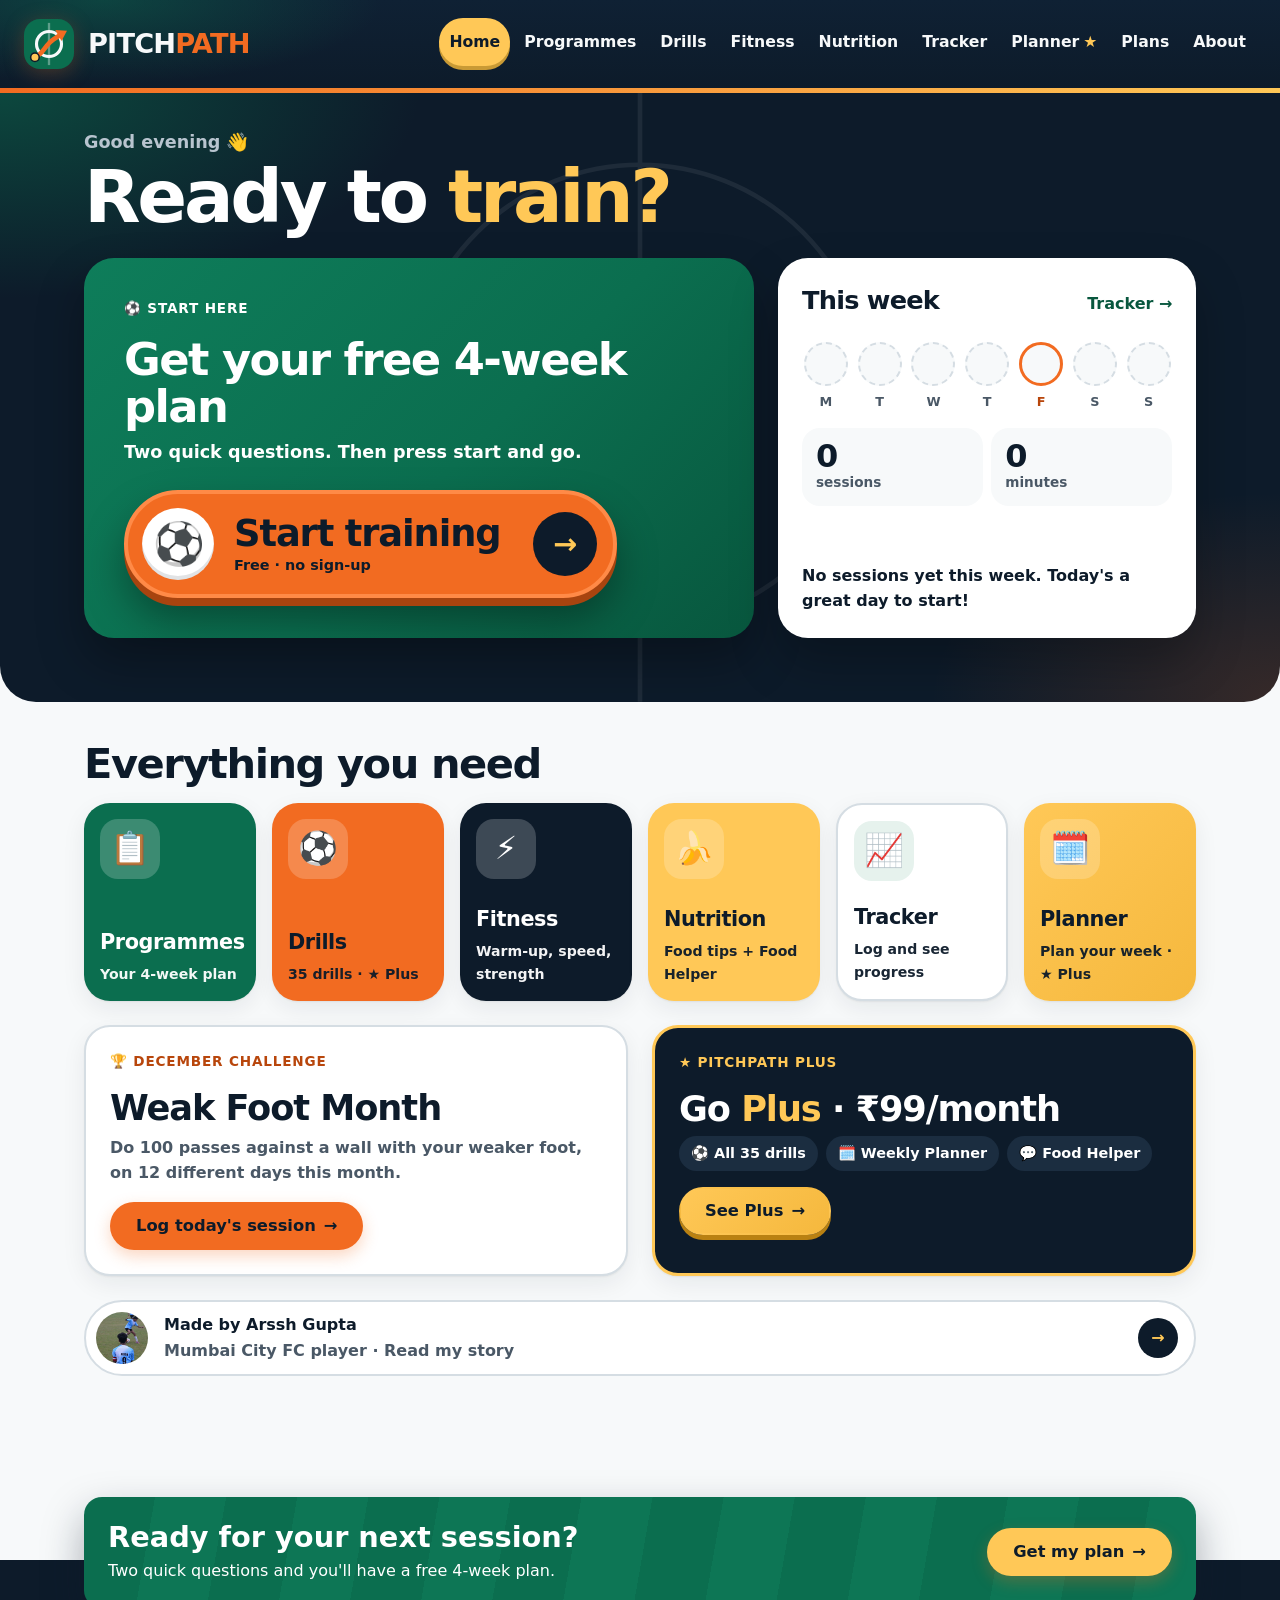
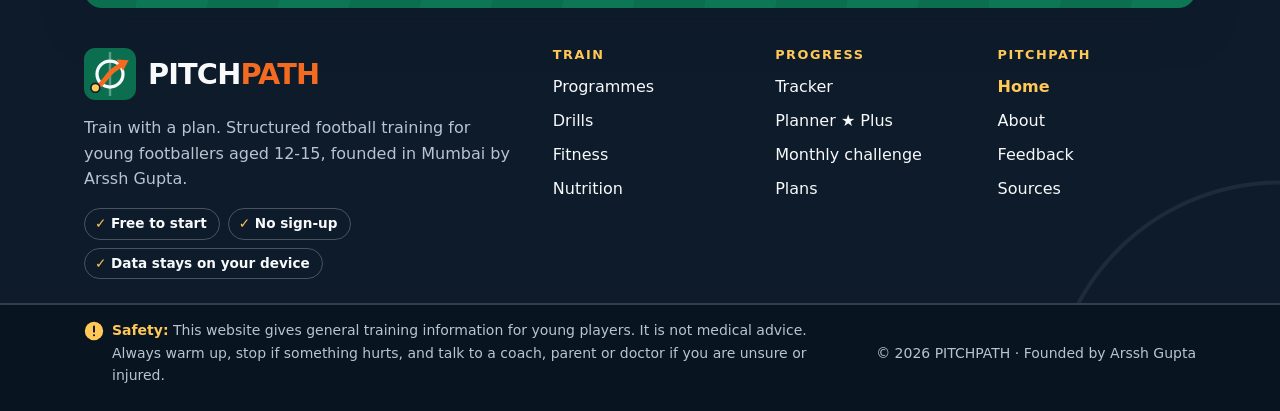
<file: index.html>
<!DOCTYPE html>
<html lang="en">
<head>
  <meta charset="utf-8">
  <meta name="viewport" content="width=device-width, initial-scale=1">
  <title>PITCHPATH: Train with a plan.</title>
  <meta name="description" content="Free, structured football training for young players aged 12-15: programmes, position drills, fitness, nutrition and a progress tracker. Founded by Mumbai City FC player Arssh Gupta.">
  <link rel="icon" href="assets/img/logo-icon.svg" type="image/svg+xml">
  <link rel="stylesheet" href="assets/css/variables.css">
  <link rel="stylesheet" href="assets/css/base.css">
  <link rel="stylesheet" href="assets/css/components.css">
  <link rel="stylesheet" href="assets/css/pages.css">
  <script type="module" src="assets/js/layout.js"></script>
  <script type="module" src="assets/js/home.js"></script>
</head>
<body>
  <a class="skip-link" href="#main">Skip to main content</a>
  <div id="site-header"></div>
  <noscript>
    <nav class="noscript-nav" aria-label="Main (no JavaScript)">
      <a href="index.html">Home</a><a href="programmes.html">Programmes</a><a href="drills.html">Drills</a><a href="fitness.html">Fitness</a><a href="nutrition.html">Nutrition</a><a href="tracker.html">Tracker</a><a href="planner.html">Planner</a><a href="plans.html">Plans</a><a href="about.html">About</a><a href="feedback.html">Feedback</a><a href="sources.html">Sources</a>
    </nav>
    <p class="notice notice--warning container">Some parts of this site (drills, tracker, timers) need JavaScript turned on.</p>
  </noscript>

  <main id="main" tabindex="-1">
    <!-- APP HOME: everything useful is on the first screen.
         home.js fills in the Today card, This week and the challenge
         from what's saved on this device. Without JavaScript the
         "Get your free plan" version below still works. -->
    <section class="ah-top on-dark" aria-labelledby="ah-title">
      <svg class="ah-top__pitch" viewBox="0 0 1200 400" preserveAspectRatio="xMidYMid slice" aria-hidden="true" focusable="false">
        <g fill="none" stroke="#F7F9FA" stroke-width="3">
          <circle cx="600" cy="200" r="150"/><line x1="600" y1="0" x2="600" y2="400"/>
          <rect x="-2" y="90" width="150" height="220"/><rect x="1052" y="90" width="150" height="220"/>
        </g>
      </svg>
      <div class="container ah-top__inner">
        <div class="ah-hello">
          <p class="ah-hello__greet" id="ah-greet">Hey player 👋</p>
          <h1 id="ah-title" class="ah-hello__title">Ready to <span>train?</span></h1>
        </div>

        <div class="ah-cards">
          <!-- TODAY -->
          <article class="ah-today ah-pop" style="--i:0" id="ah-today" aria-labelledby="ah-today-title">
            <p class="ah-label">⚽ Start here</p>
            <h2 id="ah-today-title" class="ah-today__title">Get your free 4-week plan</h2>
            <p class="ah-today__text">Two quick questions. Then press start and go.</p>
            <a class="btn-start" href="programmes.html">
              <span class="btn-start__ball" aria-hidden="true">⚽</span>
              <span class="btn-start__text">Start training <small>Free · no sign-up</small></span>
              <span class="btn-start__arrow" aria-hidden="true">→</span>
            </a>
          </article>

          <!-- THIS WEEK -->
          <article class="ah-week ah-pop" style="--i:1" aria-labelledby="ah-week-title">
            <div class="ah-week__head">
              <h2 id="ah-week-title" class="ah-week__title">This week</h2>
              <a class="ah-week__link" href="tracker.html">Tracker →</a>
            </div>
            <ol class="ah-days" id="ah-days" aria-label="Days you trained this week"></ol>
            <div class="ah-week__stats">
              <div><strong id="ah-week-sessions">0</strong><span>sessions</span></div>
              <div><strong id="ah-week-minutes">0</strong><span>minutes</span></div>
            </div>
            <p class="ah-week__count" id="ah-week-count">Log a session to start your streak.</p>
          </article>
        </div>
      </div>
    </section>

    <section class="ah-section" aria-labelledby="ah-apps-title">
      <div class="container">
        <h2 id="ah-apps-title" class="ah-h2">Everything you need</h2>
        <ul class="ah-apps">
          <li class="ah-pop" style="--i:2"><a class="ah-app ah-app--green" href="programmes.html"><span class="ah-app__icon" aria-hidden="true">📋</span><span class="ah-app__name">Programmes</span><span class="ah-app__sub">Your 4-week plan</span></a></li>
          <li class="ah-pop" style="--i:3"><a class="ah-app ah-app--orange" href="drills.html"><span class="ah-app__icon" aria-hidden="true">⚽</span><span class="ah-app__name">Drills</span><span class="ah-app__sub">35 drills · <span class="ah-star">★ Plus</span></span></a></li>
          <li class="ah-pop" style="--i:4"><a class="ah-app ah-app--navy" href="fitness.html"><span class="ah-app__icon" aria-hidden="true">⚡</span><span class="ah-app__name">Fitness</span><span class="ah-app__sub">Warm-up, speed, strength</span></a></li>
          <li class="ah-pop" style="--i:5"><a class="ah-app ah-app--yellow" href="nutrition.html"><span class="ah-app__icon" aria-hidden="true">🍌</span><span class="ah-app__name">Nutrition</span><span class="ah-app__sub">Food tips + Food Helper</span></a></li>
          <li class="ah-pop" style="--i:6"><a class="ah-app ah-app--white" href="tracker.html"><span class="ah-app__icon" aria-hidden="true">📈</span><span class="ah-app__name">Tracker</span><span class="ah-app__sub">Log and see progress</span></a></li>
          <li class="ah-pop" style="--i:7"><a class="ah-app ah-app--gold" href="planner.html"><span class="ah-app__icon" aria-hidden="true">🗓️</span><span class="ah-app__name">Planner</span><span class="ah-app__sub">Plan your week · <span class="ah-star">★ Plus</span></span></a></li>
        </ul>

        <div class="ah-row">
          <!-- Challenge of the month (home.js fills it in) -->
          <article class="ah-challenge ah-pop" style="--i:8" id="challenge" aria-labelledby="ah-challenge-title">
            <p class="ah-label">🏆 Challenge of the month</p>
            <h2 id="ah-challenge-title" class="ah-challenge__title">This month's challenge</h2>
            <a class="btn btn--primary btn--arrow" href="tracker.html#log-session">Log today's session</a>
          </article>

          <!-- Plus: "Go Plus" for everyone, "You're Plus" for members -->
          <article class="ah-plus ah-pop" style="--i:9" aria-labelledby="ah-plus-title">
            <div class="plus-promo__buy">
              <p class="ah-label ah-label--gold">★ PITCHPATH PLUS</p>
              <h2 id="ah-plus-title" class="ah-plus__title">Go <span>Plus</span> · ₹99/month</h2>
              <ul class="ah-plus__perks">
                <li>⚽ All 35 drills</li><li>🗓️ Weekly Planner</li><li>💬 Food Helper</li>
              </ul>
              <a class="btn btn--gold btn--arrow" href="plans.html#plans-title">See Plus</a>
            </div>
            <div class="plus-promo__member">
              <p class="ah-label ah-label--gold">★ PLUS MEMBER</p>
              <h2 class="ah-plus__title">You're <span>Plus</span></h2>
              <p class="ah-plus__text">Every drill, the Planner and the Food Helper are unlocked.</p>
              <a class="btn btn--gold btn--arrow" href="planner.html">Open my Planner</a>
            </div>
          </article>
        </div>

        <!-- Founder: one small strip (the full story is on About) -->
        <a class="ah-founder ah-pop" style="--i:10" href="about.html">
          <img src="assets/img/founder-action.jpg" alt="" width="1200" height="800" loading="lazy">
          <span class="ah-founder__text"><strong>Made by Arssh Gupta</strong> Mumbai City FC player · Read my story</span>
          <span class="ah-founder__go" aria-hidden="true">→</span>
        </a>
      </div>
    </section>
  </main>

  <div id="site-footer"></div>
</body>
</html>
</file>
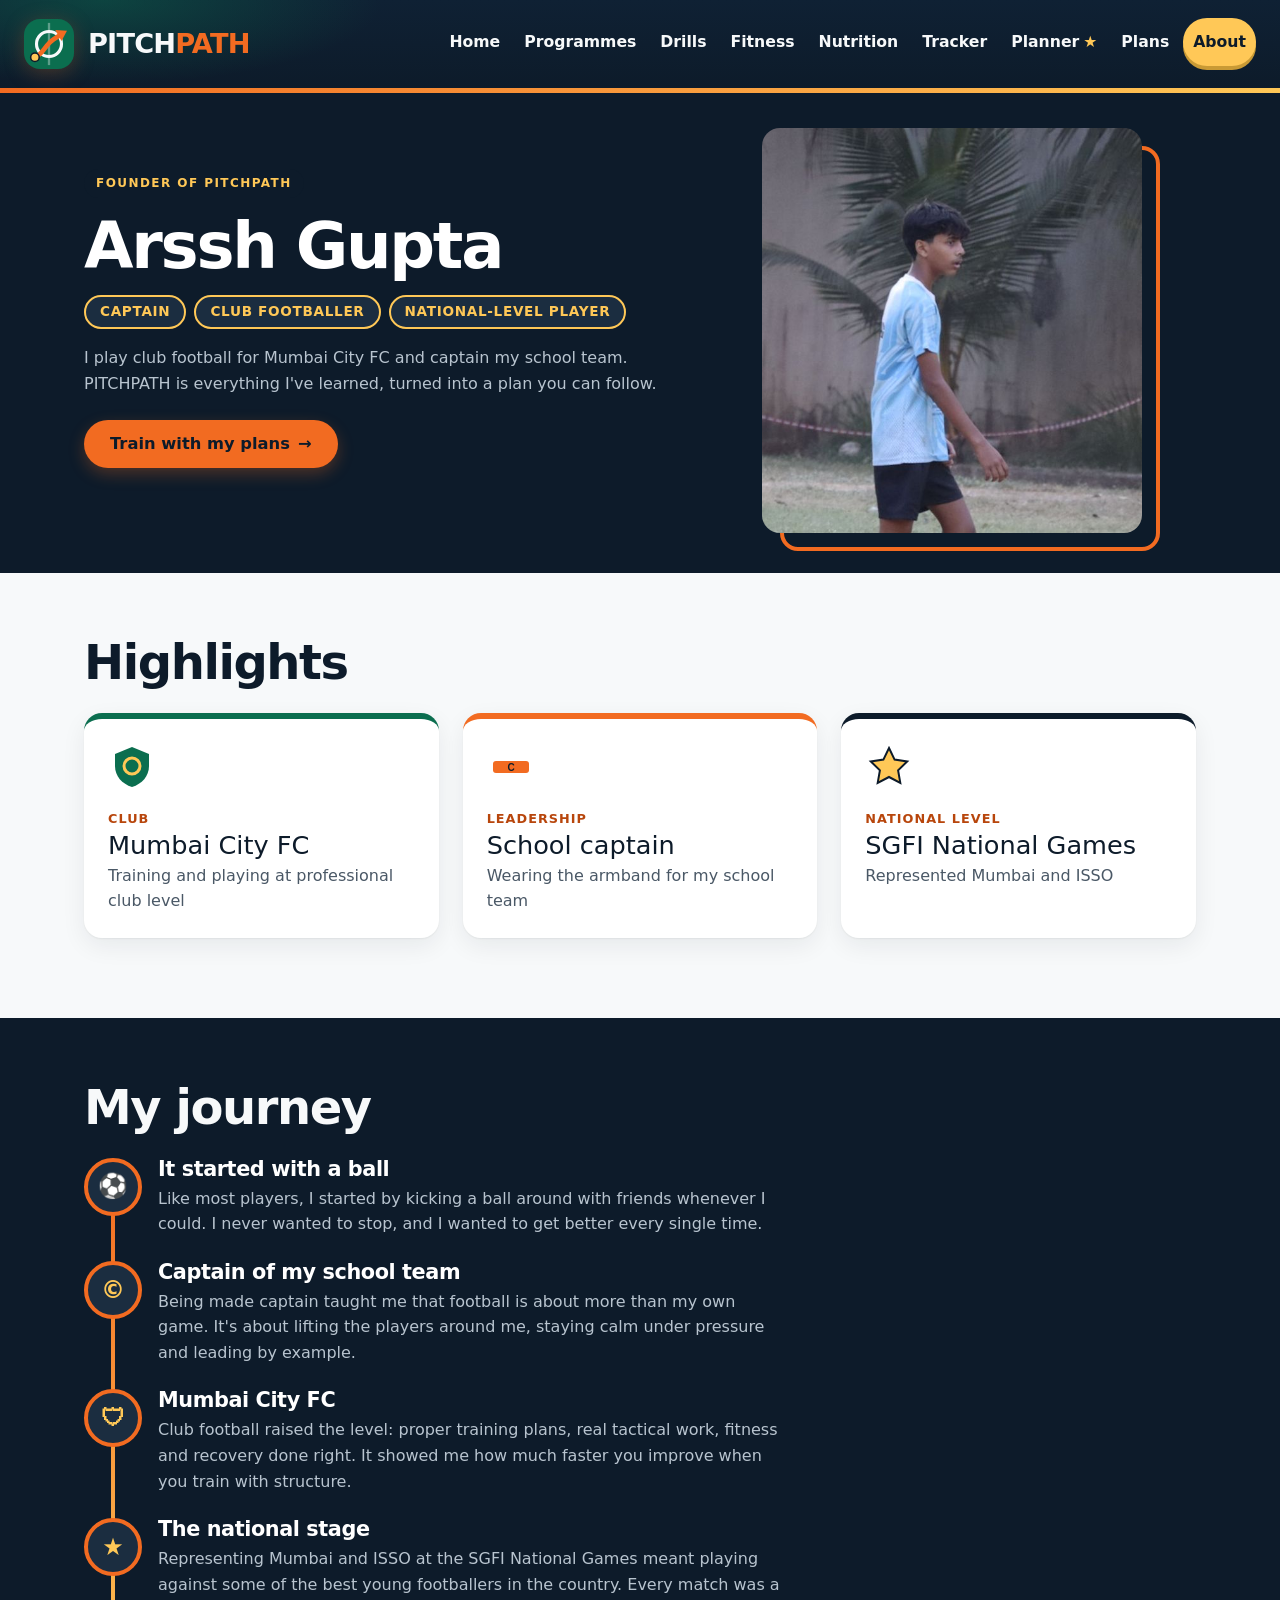
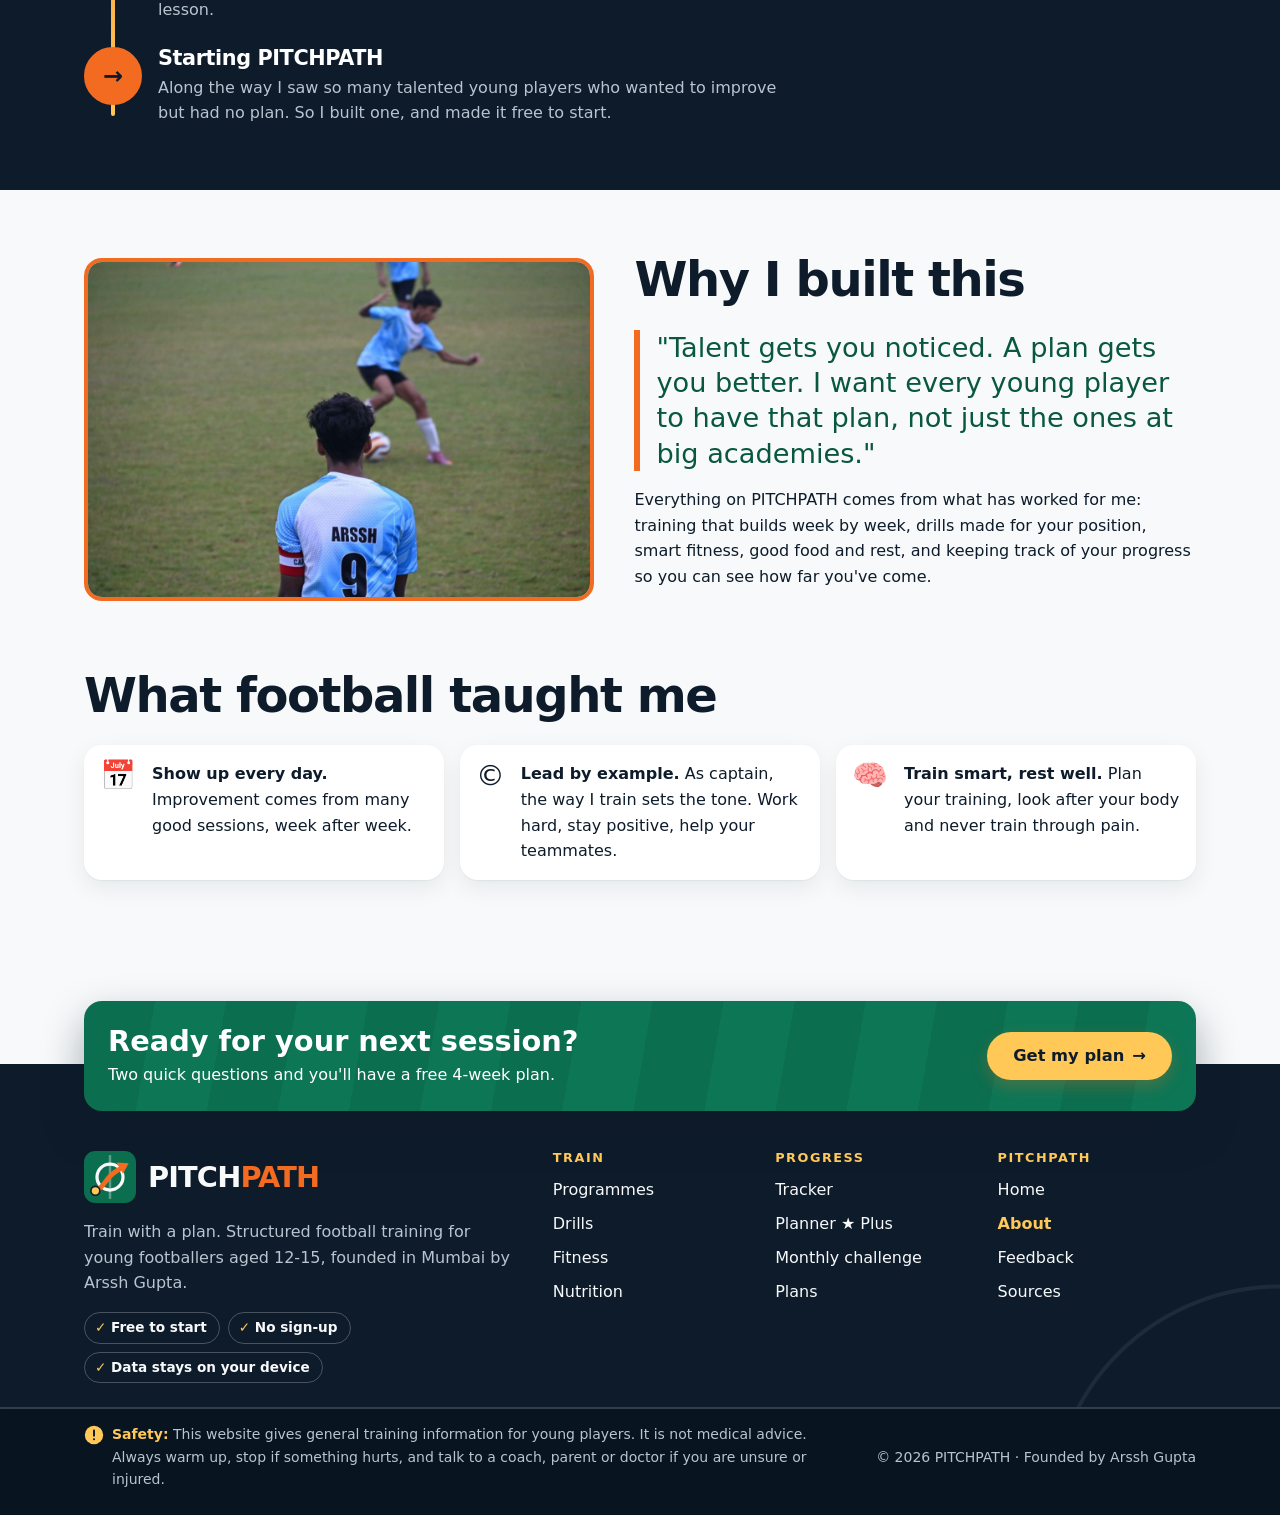
<file: about.html>
<!DOCTYPE html>
<html lang="en">
<head>
  <meta charset="utf-8">
  <meta name="viewport" content="width=device-width, initial-scale=1">
  <title>About | PITCHPATH</title>
  <meta name="description" content="Meet Arssh Gupta: Mumbai City FC footballer, school team captain, national-level player and founder of PITCHPATH.">
  <link rel="icon" href="assets/img/logo-icon.svg" type="image/svg+xml">
  <link rel="stylesheet" href="assets/css/variables.css">
  <link rel="stylesheet" href="assets/css/base.css">
  <link rel="stylesheet" href="assets/css/components.css">
  <link rel="stylesheet" href="assets/css/pages.css">
  <script type="module" src="assets/js/layout.js"></script>
</head>
<body data-title="About">
  <a class="skip-link" href="#main">Skip to main content</a>
  <div id="site-header"></div>
  <noscript>
    <nav class="noscript-nav" aria-label="Main (no JavaScript)">
      <a href="index.html">Home</a><a href="programmes.html">Programmes</a><a href="drills.html">Drills</a><a href="fitness.html">Fitness</a><a href="nutrition.html">Nutrition</a><a href="tracker.html">Tracker</a><a href="planner.html">Planner</a><a href="plans.html">Plans</a><a href="about.html">About</a><a href="feedback.html">Feedback</a><a href="sources.html">Sources</a>
    </nav>
  </noscript>

  <main id="main" tabindex="-1">
    <!-- HERO -->
    <section class="about-hero on-dark" aria-labelledby="about-title">
      <div class="container about-hero__grid">
        <div class="about-hero__text">
          <span class="eyebrow hero-in" style="--delay:0ms">Founder of <span class="brand-name">PITCHPATH</span></span>
          <h1 id="about-title" class="hero-in" style="--delay:100ms"><span class="founder-name">Arssh Gupta</span></h1>
          <p class="about-hero__roles hero-in" style="--delay:200ms">
            <span>Captain</span><span>Club footballer</span><span>National-level player</span>
          </p>
          <p class="hero-in" style="--delay:300ms">I play club football for Mumbai City FC and captain my school team. <span class="brand-name">PITCHPATH</span> is everything I've learned, turned into a plan you can follow.</p>
          <div class="btn-row hero-in" style="--delay:400ms">
            <a class="btn btn--primary btn--arrow" href="programmes.html">Train with my plans</a>
          </div>
        </div>
        <div class="about-hero__photo hero-in" style="--delay:250ms">
          <img src="assets/img/founder-portrait.jpg" alt="Arssh Gupta on the football pitch" width="600" height="640">
        </div>
      </div>
    </section>

    <!-- HIGHLIGHTS -->
    <section class="section" aria-labelledby="career-title">
      <div class="container">
        <h2 id="career-title" data-reveal>Highlights</h2>
        <ul class="career">
          <li class="career__item" data-reveal>
            <span class="career__icon" aria-hidden="true">
              <svg viewBox="0 0 48 48"><path d="M24 4l17 7v12c0 10-7 18-17 21C14 41 7 33 7 23V11z" fill="#0B6E4F"/><circle cx="24" cy="23" r="8" fill="none" stroke="#FFC857" stroke-width="3"/></svg>
            </span>
            <span class="career__label">Club</span>
            <span class="career__value">Mumbai City FC</span>
            <span class="career__detail">Training and playing at professional club level</span>
          </li>
          <li class="career__item" data-reveal>
            <span class="career__icon" aria-hidden="true">
              <svg viewBox="0 0 48 48"><rect x="6" y="18" width="36" height="12" rx="3" fill="#F26B21"/><text x="24" y="28" text-anchor="middle" font-size="10" font-weight="900" fill="#0D1B2A" font-family="Arial, sans-serif">C</text></svg>
            </span>
            <span class="career__label">Leadership</span>
            <span class="career__value">School captain</span>
            <span class="career__detail">Wearing the armband for my school team</span>
          </li>
          <li class="career__item" data-reveal>
            <span class="career__icon" aria-hidden="true">
              <svg viewBox="0 0 48 48"><path d="M24 5l5.6 11.6 12.6 1.8-9.1 8.9 2.2 12.6L24 34l-11.3 5.9 2.2-12.6-9.1-8.9 12.6-1.8z" fill="#FFC857" stroke="#0D1B2A" stroke-width="2"/></svg>
            </span>
            <span class="career__label">National level</span>
            <span class="career__value">SGFI National Games</span>
            <span class="career__detail">Represented Mumbai and ISSO</span>
          </li>
        </ul>
      </div>
    </section>

    <!-- JOURNEY TIMELINE -->
    <section class="band band--dark on-dark" aria-labelledby="journey-title">
      <div class="container">
        <h2 id="journey-title" data-reveal>My journey</h2>
        <ol class="journey" data-in-view>
          <li class="journey__item" data-reveal>
            <span class="journey__dot" aria-hidden="true">⚽</span>
            <div>
              <h3>It started with a ball</h3>
              <p>Like most players, I started by kicking a ball around with friends whenever I could. I never wanted to stop, and I wanted to get better every single time.</p>
            </div>
          </li>
          <li class="journey__item" data-reveal>
            <span class="journey__dot" aria-hidden="true">©</span>
            <div>
              <h3>Captain of my school team</h3>
              <p>Being made captain taught me that football is about more than my own game. It's about lifting the players around me, staying calm under pressure and leading by example.</p>
            </div>
          </li>
          <li class="journey__item" data-reveal>
            <span class="journey__dot" aria-hidden="true">🛡</span>
            <div>
              <h3>Mumbai City FC</h3>
              <p>Club football raised the level: proper training plans, real tactical work, fitness and recovery done right. It showed me how much faster you improve when you train with structure.</p>
            </div>
          </li>
          <li class="journey__item" data-reveal>
            <span class="journey__dot" aria-hidden="true">★</span>
            <div>
              <h3>The national stage</h3>
              <p>Representing Mumbai and ISSO at the SGFI National Games meant playing against some of the best young footballers in the country. Every match was a lesson.</p>
            </div>
          </li>
          <li class="journey__item" data-reveal>
            <span class="journey__dot journey__dot--now" aria-hidden="true">→</span>
            <div>
              <h3>Starting <span class="brand-name">PITCHPATH</span></h3>
              <p>Along the way I saw so many talented young players who wanted to improve but had no plan. So I built one, and made it free to start.</p>
            </div>
          </li>
        </ol>
      </div>
    </section>

    <!-- QUOTE + PHOTO -->
    <section class="section" aria-labelledby="why-title">
      <div class="container story story--light">
        <img class="story__photo" src="assets/img/founder-action.jpg" alt="Arssh wearing the number 9 shirt and captain's armband during a match" width="1200" height="800" loading="lazy" data-reveal>
        <div data-reveal>
          <h2 id="why-title">Why I built this</h2>
          <blockquote class="big-quote">
            <p>"Talent gets you noticed. A plan gets you better. I want every young player to have that plan, not just the ones at big academies."</p>
          </blockquote>
          <p>Everything on <span class="brand-name">PITCHPATH</span> comes from what has worked for me: training that builds week by week, drills made for your position, smart fitness, good food and rest, and keeping track of your progress so you can see how far you've come.</p>
        </div>
      </div>
    </section>

    <!-- WHAT FOOTBALL TAUGHT ME -->
    <section class="section" style="padding-top:0" aria-labelledby="taught-title">
      <div class="container">
        <h2 id="taught-title" data-reveal>What football taught me</h2>
        <ul class="reasons">
          <li data-reveal><span class="reasons__icon" aria-hidden="true">📅</span><span><strong>Show up every day.</strong> Improvement comes from many good sessions, week after week.</span></li>
          <li data-reveal><span class="reasons__icon" aria-hidden="true">©️</span><span><strong>Lead by example.</strong> As captain, the way I train sets the tone. Work hard, stay positive, help your teammates.</span></li>
          <li data-reveal><span class="reasons__icon" aria-hidden="true">🧠</span><span><strong>Train smart, rest well.</strong> Plan your training, look after your body and never train through pain.</span></li>
        </ul>
      </div>
    </section>

  </main>

  <div id="site-footer"></div>
</body>
</html>
</file>
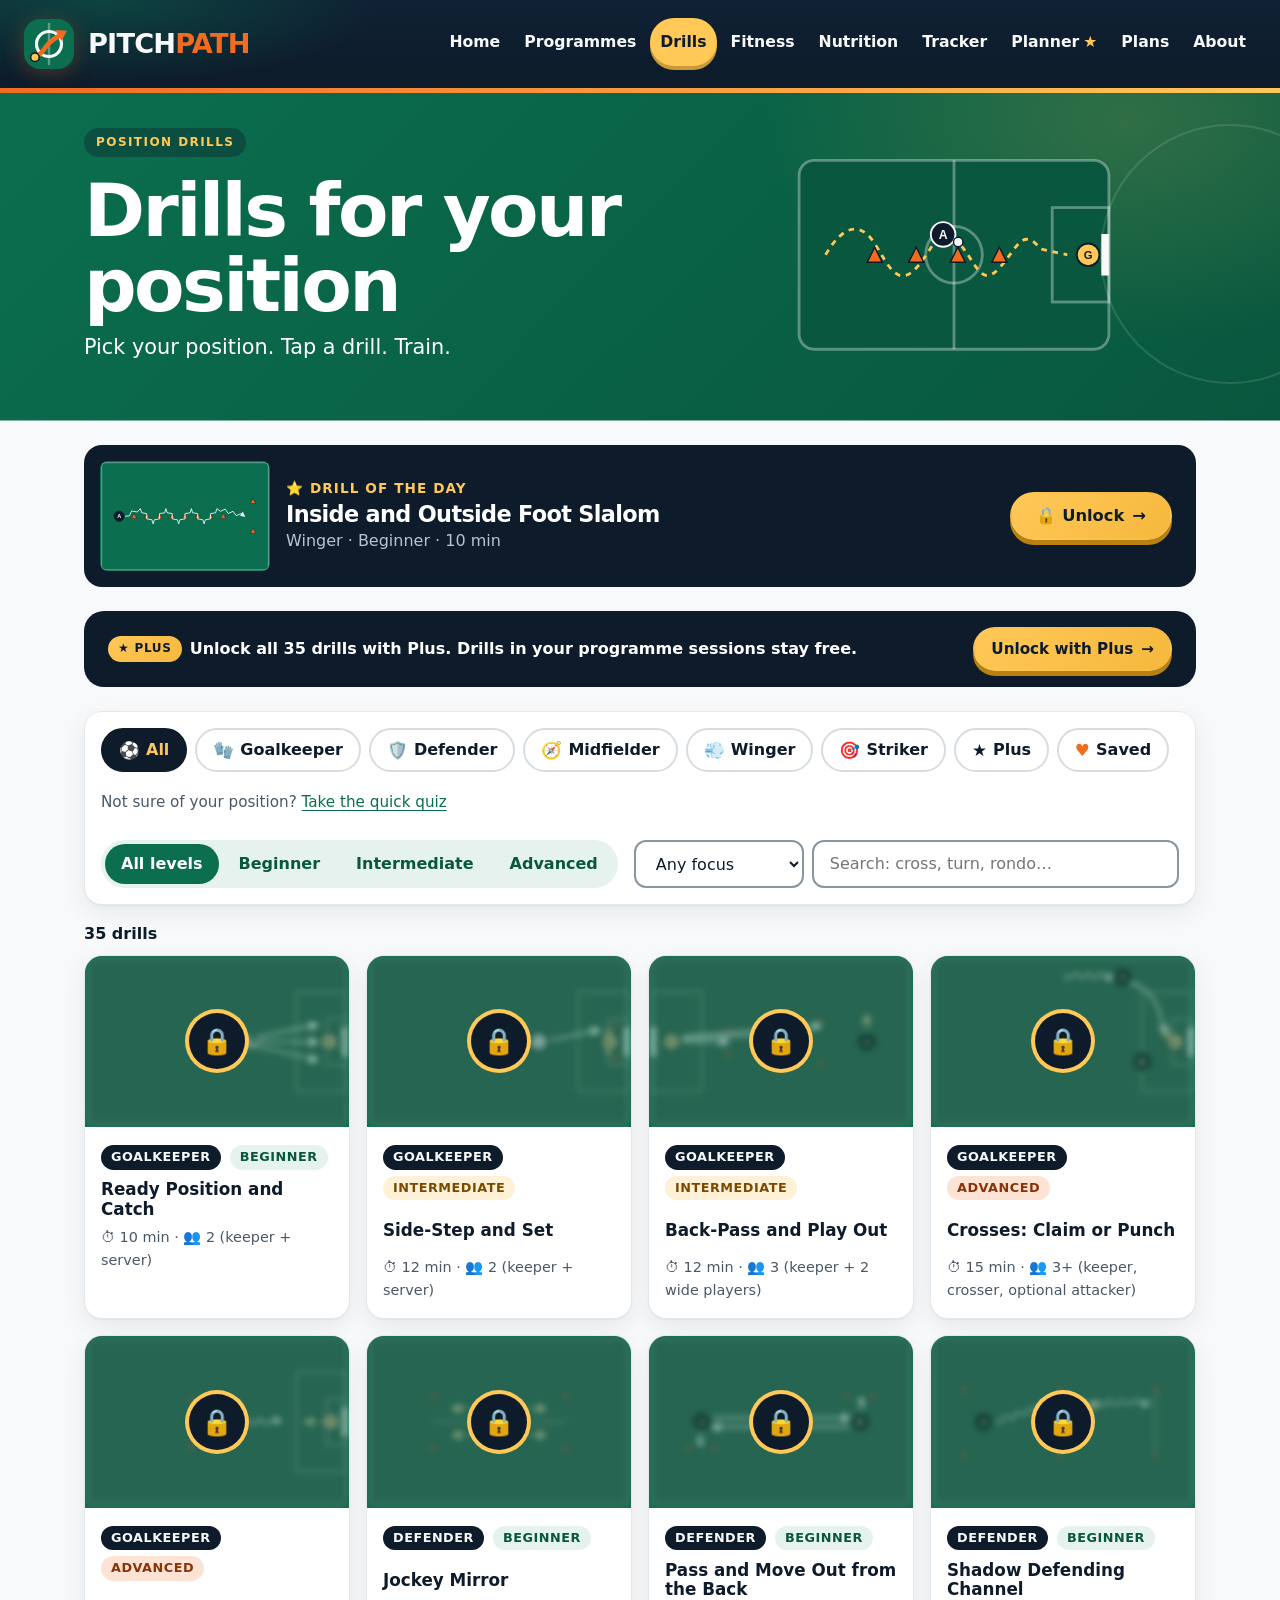
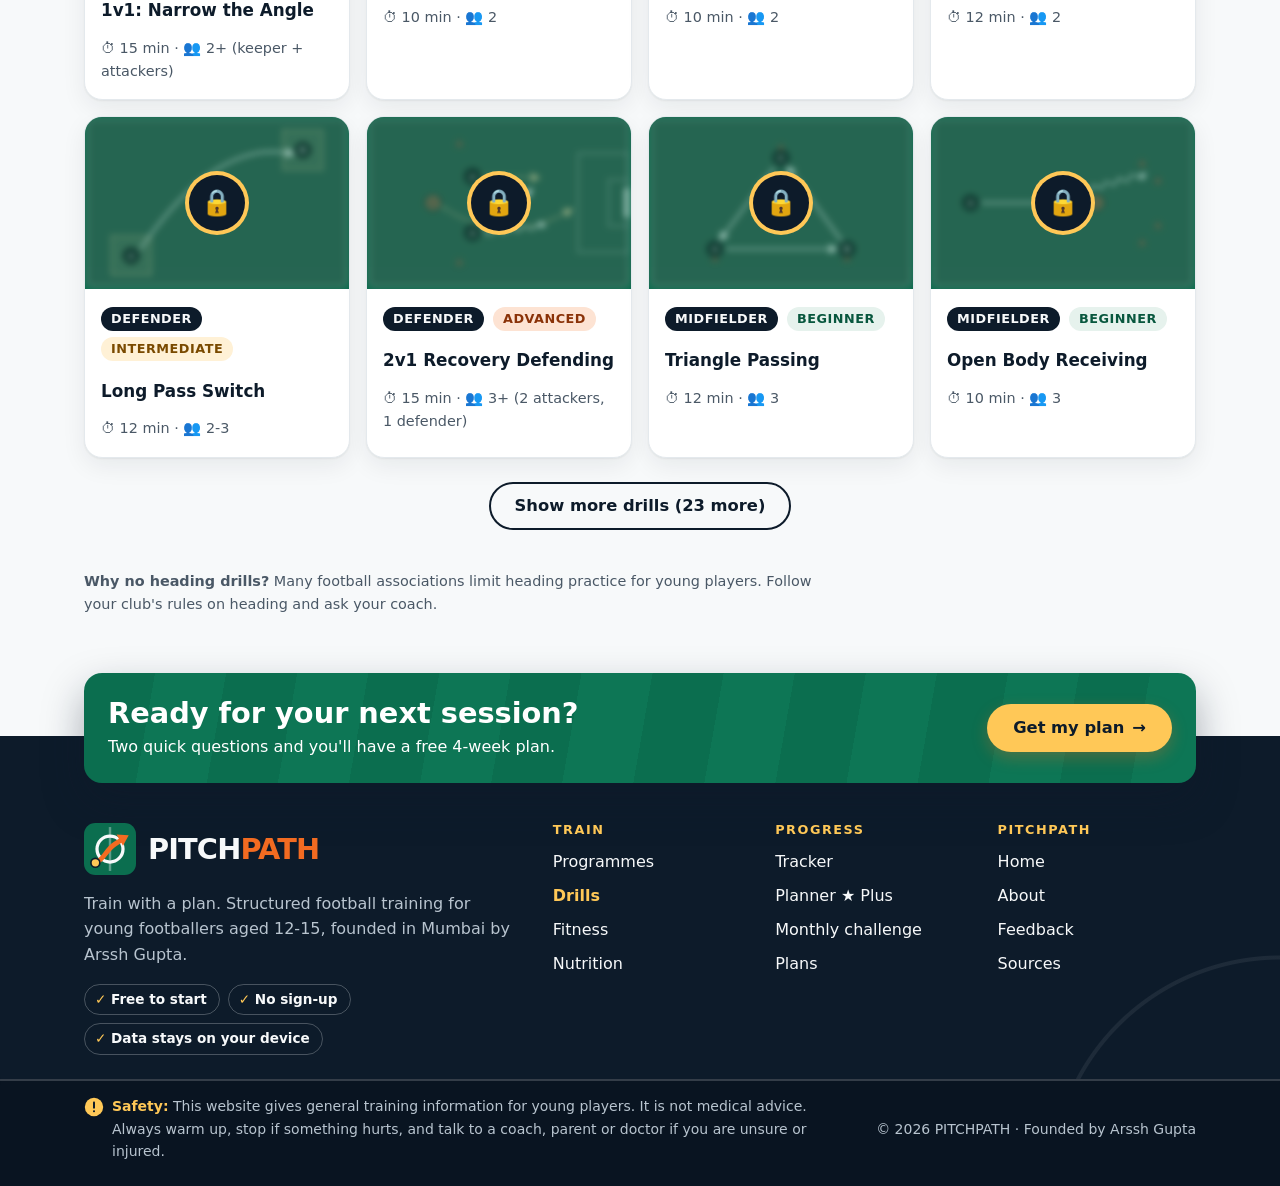
<file: drills.html>
<!DOCTYPE html>
<html lang="en">
<head>
  <meta charset="utf-8">
  <meta name="viewport" content="width=device-width, initial-scale=1">
  <title>Position Drills | PITCHPATH</title>
  <meta name="description" content="40 football drills for goalkeepers, defenders, midfielders, wingers and strikers, with diagrams.">
  <link rel="icon" href="assets/img/logo-icon.svg" type="image/svg+xml">
  <link rel="stylesheet" href="assets/css/variables.css">
  <link rel="stylesheet" href="assets/css/base.css">
  <link rel="stylesheet" href="assets/css/components.css">
  <link rel="stylesheet" href="assets/css/pages.css">
  <script type="module" src="assets/js/layout.js"></script>
  <script type="module" src="assets/js/drills.js"></script>
  <script type="module" src="assets/js/quiz.js"></script>
</head>
<body data-title="Position Drills">
  <a class="skip-link" href="#main">Skip to main content</a>
  <div id="site-header"></div>
  <noscript>
    <nav class="noscript-nav" aria-label="Main (no JavaScript)">
      <a href="index.html">Home</a><a href="programmes.html">Programmes</a><a href="drills.html">Drills</a><a href="fitness.html">Fitness</a><a href="nutrition.html">Nutrition</a><a href="tracker.html">Tracker</a><a href="planner.html">Planner</a><a href="plans.html">Plans</a><a href="about.html">About</a><a href="feedback.html">Feedback</a><a href="sources.html">Sources</a>
    </nav>
    <p class="notice notice--warning container">The drills list needs JavaScript turned on to show.</p>
  </noscript>

  <main id="main" tabindex="-1">
    <section class="page-hero">
      <div class="container page-hero__grid">
        <div>
          <span class="eyebrow">Position drills</span>
          <h1>Drills for your position</h1>
          <p>Pick your position. Tap a drill. Train.</p>
        </div>
        <!-- Animated illustration: a player dribbles through cones and shoots -->
        <svg class="hero-art" viewBox="0 0 360 260" aria-hidden="true" focusable="false">
          <rect x="16" y="30" width="328" height="200" rx="16" fill="#08573E"/>
          <g fill="none" stroke="#F7F9FA" stroke-opacity="0.35" stroke-width="3">
            <rect x="16" y="30" width="328" height="200" rx="16"/>
            <line x1="180" y1="30" x2="180" y2="230"/>
            <circle cx="180" cy="130" r="30"/>
            <rect x="284" y="80" width="60" height="100"/>
          </g>
          <rect x="336" y="108" width="8" height="44" fill="#F7F9FA"/>
          <path id="dribble-path" class="dribble-trail" d="M44 130 C64 96 82 96 96 118 S120 166 140 144 S164 94 184 116 S208 166 228 144 S252 100 272 124 L300 130" fill="none" stroke="#FFC857" stroke-width="3" stroke-dasharray="6 6"/>
          <g fill="#F26B21" stroke="#0D1B2A" stroke-width="1.5">
            <polygon points="96,122 88,138 104,138"/><polygon points="140,122 132,138 148,138"/>
            <polygon points="184,122 176,138 192,138"/><polygon points="228,122 220,138 236,138"/>
          </g>
          <g class="keeper"><circle cx="322" cy="130" r="12" fill="#FFC857" stroke="#0D1B2A" stroke-width="2"/><text x="322" y="135" text-anchor="middle" font-family="Arial, sans-serif" font-size="12" font-weight="700" fill="#0D1B2A">G</text></g>
          <g>
            <circle r="13" fill="#0D1B2A" stroke="#F7F9FA" stroke-width="2"/>
            <text y="5" text-anchor="middle" font-family="Arial, sans-serif" font-size="13" font-weight="700" fill="#F7F9FA">A</text>
            <circle cx="16" cy="8" r="5" fill="#F7F9FA" stroke="#0D1B2A" stroke-width="1.5"/>
            <animateMotion dur="4s" repeatCount="indefinite" keyPoints="0;1;1" keyTimes="0;0.85;1" calcMode="linear">
              <mpath href="#dribble-path"/>
            </animateMotion>
          </g>
        </svg>
      </div>
    </section>

    <div class="container section--tight">
      <!-- Drill of the day -->
      <div class="daily" id="drill-of-the-day"></div>
      <!-- Plus: unlock message (or "unlocked" for Plus members), built by drills.js -->
      <div class="plus-strip" id="plus-strip"></div>

      <form class="filters" id="drill-filters" role="search" aria-label="Filter drills">
        <div class="chip-row" role="group" aria-label="Position" id="position-chips"></div>
        <p class="quiz-hint">Not sure of your position? <button type="button" class="link-button" data-open-quiz>Take the quick quiz</button></p>
        <div class="filters__row">
          <div class="switch" role="group" aria-label="Level" id="level-switch">
            <button type="button" data-value="" aria-pressed="true">All levels</button>
            <button type="button" data-value="beginner" aria-pressed="false">Beginner</button>
            <button type="button" data-value="intermediate" aria-pressed="false">Intermediate</button>
            <button type="button" data-value="advanced" aria-pressed="false">Advanced</button>
          </div>
          <div class="filters__search">
            <label class="visually-hidden" for="filter-focus">Focus</label>
            <select id="filter-focus" name="focus"><option value="">Any focus</option></select>
            <label class="visually-hidden" for="filter-search">Search drills</label>
            <input id="filter-search" name="q" type="search" placeholder="Search: cross, turn, rondo…" autocomplete="off">
          </div>
        </div>
      </form>

      <div class="results-bar">
        <p class="results-count" id="results-count" aria-live="polite"></p>
        <button type="button" class="link-button" id="clear-filters">Clear filters</button>
      </div>
      <ul class="drill-grid" id="drill-results"></ul>
      <div class="show-more"><button type="button" class="btn btn--outline" id="show-more" hidden>Show more drills</button></div>

      <p class="page-note"><strong>Why no heading drills?</strong> Many football associations limit heading practice for young players. Follow your club's rules on heading and ask your coach.</p>
    </div>
  </main>

  <div id="site-footer"></div>
</body>
</html>
</file>
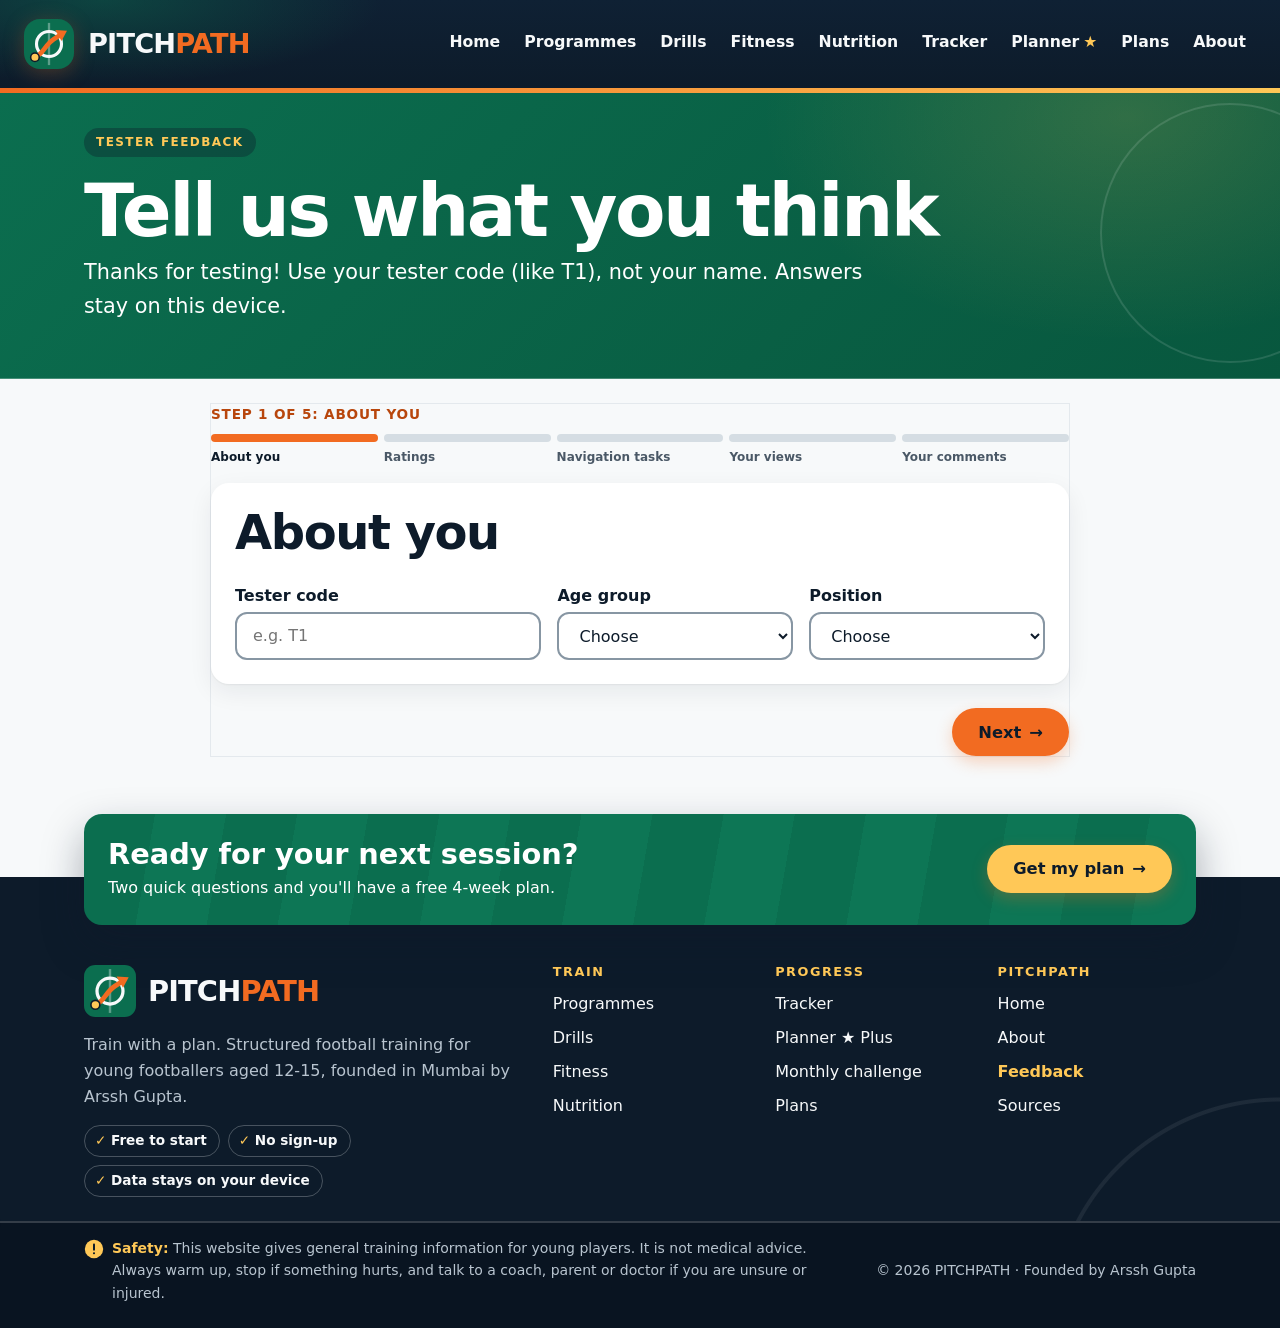
<file: feedback.html>
<!DOCTYPE html>
<html lang="en">
<head>
  <meta charset="utf-8">
  <meta name="viewport" content="width=device-width, initial-scale=1">
  <title>Feedback | PITCHPATH</title>
  <meta name="description" content="Tester feedback form. Responses are saved on this device only.">
  <link rel="icon" href="assets/img/logo-icon.svg" type="image/svg+xml">
  <link rel="stylesheet" href="assets/css/variables.css">
  <link rel="stylesheet" href="assets/css/base.css">
  <link rel="stylesheet" href="assets/css/components.css">
  <link rel="stylesheet" href="assets/css/pages.css">
  <script type="module" src="assets/js/layout.js"></script>
  <script type="module" src="assets/js/feedback.js"></script>
</head>
<body data-title="Feedback">
  <a class="skip-link" href="#main">Skip to main content</a>
  <div id="site-header"></div>
  <noscript>
    <nav class="noscript-nav" aria-label="Main (no JavaScript)">
      <a href="index.html">Home</a><a href="programmes.html">Programmes</a><a href="drills.html">Drills</a><a href="fitness.html">Fitness</a><a href="nutrition.html">Nutrition</a><a href="tracker.html">Tracker</a><a href="planner.html">Planner</a><a href="plans.html">Plans</a><a href="about.html">About</a><a href="feedback.html">Feedback</a><a href="sources.html">Sources</a>
    </nav>
    <p class="notice notice--warning container">The feedback form needs JavaScript turned on to work.</p>
  </noscript>

  <main id="main" tabindex="-1">
    <section class="page-hero">
      <div class="container">
        <span class="eyebrow">Tester feedback</span>
        <h1>Tell us what you think</h1>
        <p>Thanks for testing! Use your tester code (like T1), not your name. Answers stay on this device.</p>
      </div>
    </section>

    <div class="container section--tight">
      <form id="feedback-form" class="stepper" novalidate>
        <!-- Progress through the 5 steps (filled in by feedback.js) -->
        <div class="stepper__progress">
          <p class="stepper__count" id="step-count" aria-live="polite">Step 1 of 5</p>
          <ol class="stepper__dots" id="step-dots" aria-hidden="true"></ol>
        </div>

        <section class="form-section" aria-labelledby="about-you">
          <h2 id="about-you">About you</h2>
          <div class="form-grid form-grid--3">
            <div class="field">
              <label for="fb-code">Tester code</label>
              <input id="fb-code" name="testerCode" type="text" placeholder="e.g. T1" maxlength="4" autocomplete="off">
              <span class="field-error" data-error-for="testerCode"></span>
            </div>
            <div class="field">
              <label for="fb-age">Age group</label>
              <select id="fb-age" name="ageGroup">
                <option value="">Choose</option>
                <option value="11-or-under">11 or under</option>
                <option value="12-13">12-13</option>
                <option value="14-15">14-15</option>
                <option value="16-plus">16+</option>
                <option value="adult">Adult (coach / parent)</option>
              </select>
              <span class="field-error" data-error-for="ageGroup"></span>
            </div>
            <div class="field">
              <label for="fb-position">Position</label>
              <select id="fb-position" name="position">
                <option value="">Choose</option>
                <option value="goalkeeper">Goalkeeper</option>
                <option value="defender">Defender</option>
                <option value="midfielder">Midfielder</option>
                <option value="winger">Winger</option>
                <option value="striker">Striker</option>
                <option value="none">Don't play / not sure</option>
              </select>
              <span class="field-error" data-error-for="position"></span>
            </div>
          </div>
        </section>

        <section class="form-section" aria-labelledby="ratings-title">
          <h2 id="ratings-title">Ratings</h2>
          <div id="rating-questions"></div>
        </section>

        <section class="form-section" aria-labelledby="tasks-title">
          <h2 id="tasks-title">Navigation tasks</h2>
          <p class="muted">The tester starts on the Home page for each task. The observer records the result.</p>
          <div id="task-questions"></div>
        </section>

        <section class="form-section" aria-labelledby="market-title">
          <h2 id="market-title">Your views <span class="hint" style="font-size:1rem;text-transform:none">(optional)</span></h2>
          <p class="muted">Help us decide our prices. See the <a href="plans.html">Plans page</a> first.</p>
          <div class="form-grid form-grid--2">
            <div class="field">
              <label for="fb-pay">Would you (or your parents) pay for the Plus plan?</label>
              <select id="fb-pay" name="wouldPay">
                <option value="">Choose</option>
                <option value="yes">Yes</option>
                <option value="maybe">Maybe</option>
                <option value="no">No, free is enough</option>
              </select>
            </div>
            <div class="field">
              <label for="fb-price">What is a fair price per month for Plus?</label>
              <select id="fb-price" name="fairPrice">
                <option value="">Choose</option>
                <option value="0">Nothing, it should be free</option>
                <option value="1-99">₹1-99</option>
                <option value="100-199">₹100-199</option>
                <option value="200-299">₹200-299</option>
                <option value="300+">₹300 or more</option>
              </select>
            </div>
            <div class="field">
              <label for="fb-feature">Which paid feature would you want most?</label>
              <select id="fb-feature" name="bestFeature">
                <option value="">Choose</option>
                <option value="personal-plan">A personal plan for my position</option>
                <option value="video-feedback">Video feedback on my technique</option>
                <option value="team-tools">Team tools for my coach</option>
                <option value="none">None of these</option>
              </select>
            </div>
            <div class="field">
              <label for="fb-heard">Where would you most likely hear about us?</label>
              <select id="fb-heard" name="channel">
                <option value="">Choose</option>
                <option value="instagram">Instagram</option>
                <option value="youtube">YouTube</option>
                <option value="club">My club or coach</option>
                <option value="school">School</option>
                <option value="friends">Friends or teammates</option>
              </select>
            </div>
          </div>
        </section>

        <section class="form-section" aria-labelledby="comments-title">
          <h2 id="comments-title">Your comments</h2>
          <div class="form-grid" id="free-text"></div>
        </section>

        <div class="stepper__nav">
          <button type="button" class="btn btn--outline" id="step-back">← Back</button>
          <button type="button" class="btn btn--primary btn--arrow" id="step-next">Next</button>
          <button type="submit" class="btn btn--primary" id="step-save">Save response ✓</button>
        </div>
        <p class="notice" id="feedback-message" role="status"></p>
      </form>

    </div>
  </main>

  <div id="site-footer"></div>
</body>
</html>
</file>
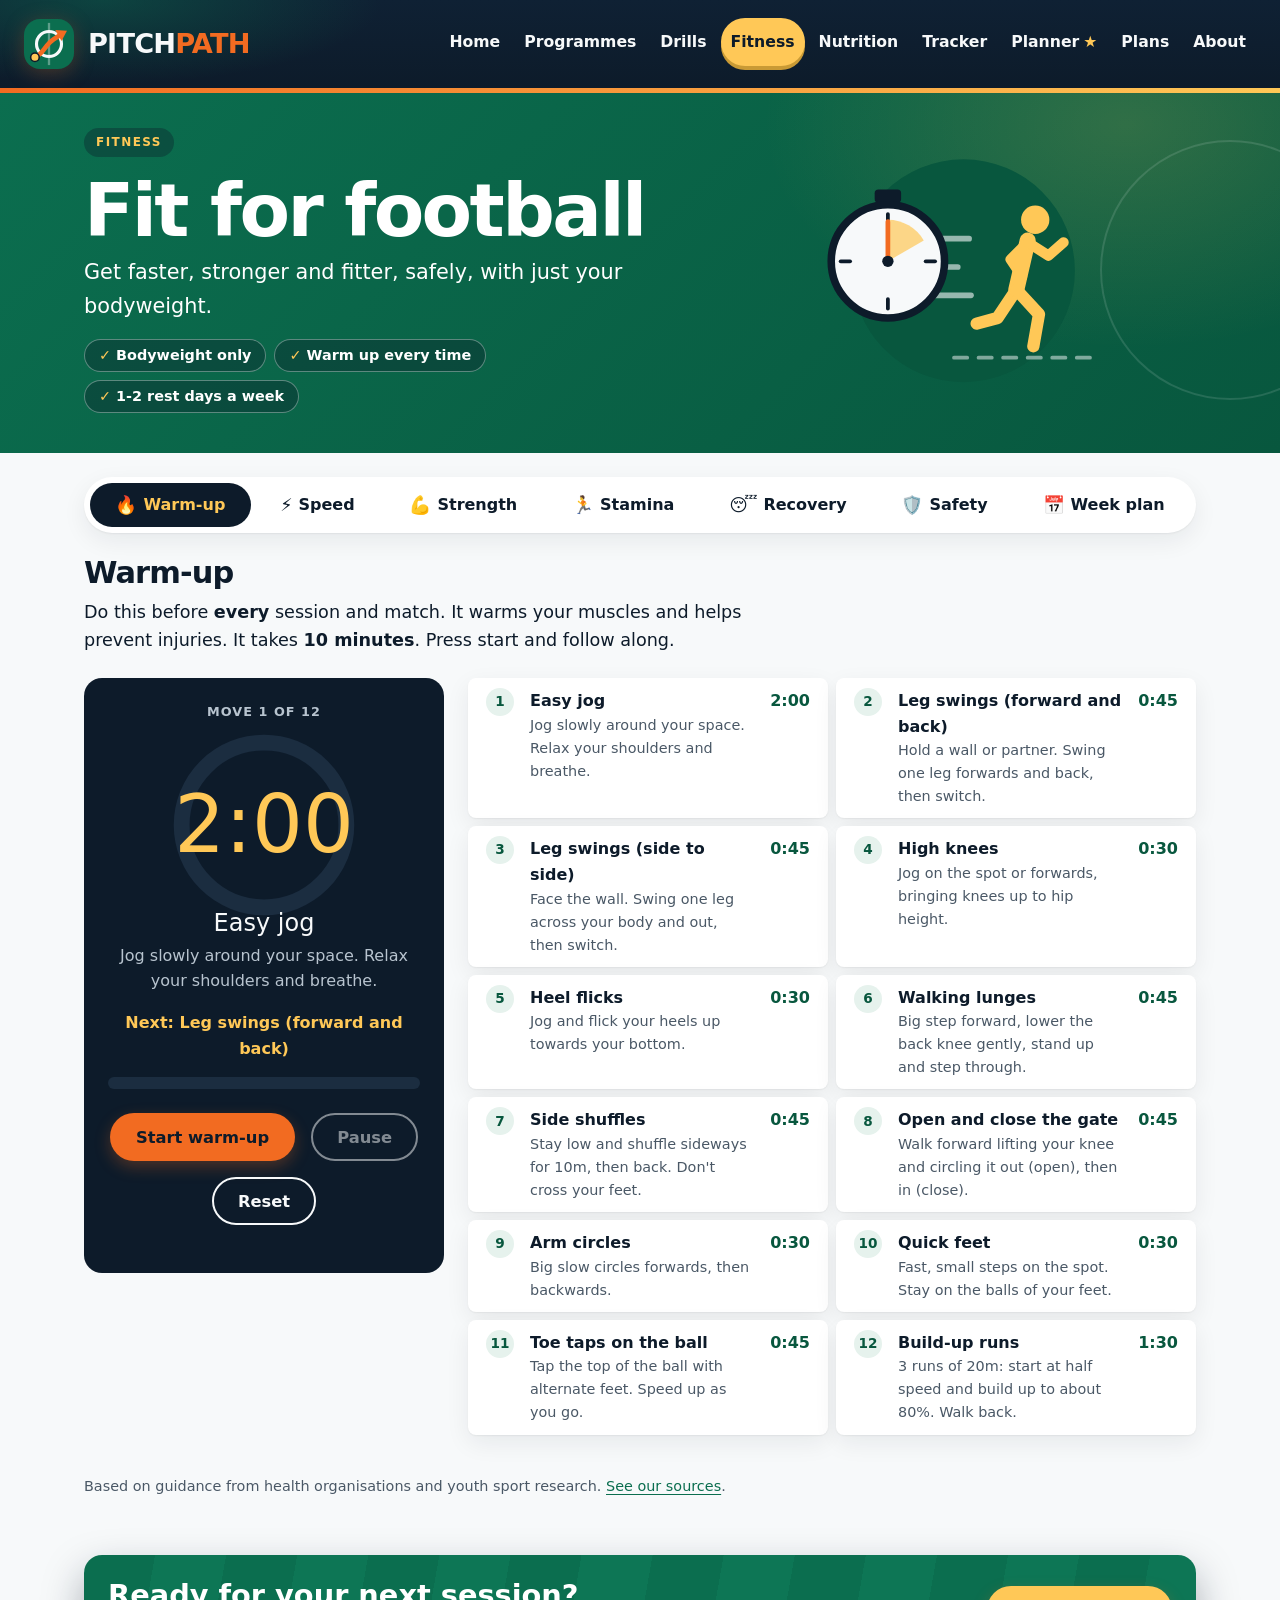
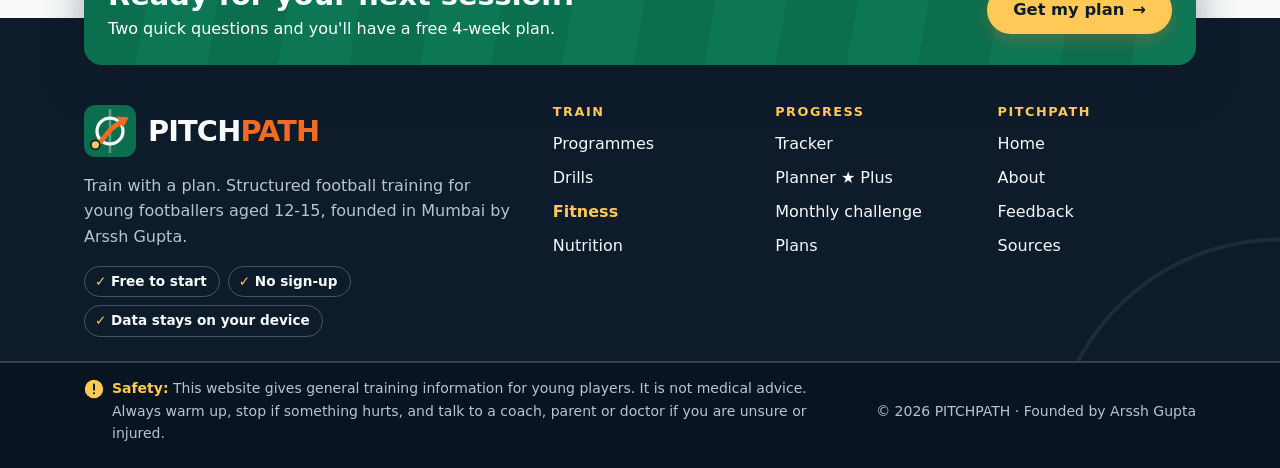
<file: fitness.html>
<!DOCTYPE html>
<html lang="en">
<head>
  <meta charset="utf-8">
  <meta name="viewport" content="width=device-width, initial-scale=1">
  <title>Fitness | PITCHPATH</title>
  <meta name="description" content="Safe, bodyweight football fitness for young players: warm-up, speed, strength, stamina, recovery and injury prevention.">
  <link rel="icon" href="assets/img/logo-icon.svg" type="image/svg+xml">
  <link rel="stylesheet" href="assets/css/variables.css">
  <link rel="stylesheet" href="assets/css/base.css">
  <link rel="stylesheet" href="assets/css/components.css">
  <link rel="stylesheet" href="assets/css/pages.css">
  <script type="module" src="assets/js/layout.js"></script>
  <script type="module" src="assets/js/fitness.js"></script>
</head>
<body data-title="Fitness">
  <a class="skip-link" href="#main">Skip to main content</a>
  <div id="site-header"></div>
  <noscript>
    <nav class="noscript-nav" aria-label="Main (no JavaScript)">
      <a href="index.html">Home</a><a href="programmes.html">Programmes</a><a href="drills.html">Drills</a><a href="fitness.html">Fitness</a><a href="nutrition.html">Nutrition</a><a href="tracker.html">Tracker</a><a href="planner.html">Planner</a><a href="plans.html">Plans</a><a href="about.html">About</a><a href="feedback.html">Feedback</a><a href="sources.html">Sources</a>
    </nav>
  </noscript>

  <main id="main" tabindex="-1">
    <section class="page-hero">
      <div class="container page-hero__grid">
        <div>
          <span class="eyebrow">Fitness</span>
          <h1>Fit for football</h1>
          <p>Get faster, stronger and fitter, safely, with just your bodyweight.</p>
          <ul class="hero-chips">
            <li>Bodyweight only</li>
            <li>Warm up every time</li>
            <li>1-2 rest days a week</li>
          </ul>
        </div>
        <!-- Animated illustration: a runner and a stopwatch -->
        <svg class="hero-art" viewBox="0 0 360 260" aria-hidden="true" focusable="false">
          <circle cx="190" cy="130" r="118" fill="#08573E"/>
          <g class="speed-lines" stroke="#F7F9FA" stroke-width="6" stroke-linecap="round" opacity="0.6">
            <line x1="150" y1="96" x2="196" y2="96"/>
            <line x1="138" y1="126" x2="190" y2="126"/>
            <line x1="156" y1="156" x2="198" y2="156"/>
          </g>
          <g class="stopwatch">
            <rect x="96" y="44" width="28" height="14" rx="4" fill="#0D1B2A"/>
            <circle cx="110" cy="120" r="60" fill="#F7F9FA" stroke="#0D1B2A" stroke-width="8"/>
            <g stroke="#0D1B2A" stroke-width="4" stroke-linecap="round">
              <line x1="110" y1="70" x2="110" y2="80"/><line x1="160" y1="120" x2="150" y2="120"/>
              <line x1="110" y1="170" x2="110" y2="160"/><line x1="60" y1="120" x2="70" y2="120"/>
            </g>
            <path d="M110 120 L110 76 A44 44 0 0 1 148 98 Z" fill="#FFC857" opacity="0.7" class="sw-fill"/>
            <line class="sw-hand" x1="110" y1="120" x2="110" y2="78" stroke="#F26B21" stroke-width="5" stroke-linecap="round"/>
            <circle cx="110" cy="120" r="6" fill="#0D1B2A"/>
          </g>
          <g class="runner" fill="none" stroke="#FFC857" stroke-linecap="round" stroke-linejoin="round">
            <polyline class="leg-back" points="246,150 226,180 204,186" stroke-width="13"/>
            <polyline class="arm-back" points="258,100 240,118 252,136" stroke-width="11"/>
            <line x1="258" y1="98" x2="246" y2="150" stroke-width="17"/>
            <polyline class="leg-front" points="246,150 270,176 264,210" stroke-width="13"/>
            <polyline class="arm-front" points="258,100 280,114 296,100" stroke-width="11"/>
            <circle cx="266" cy="76" r="15" fill="#FFC857" stroke="none"/>
          </g>
          <line class="ground" x1="180" y1="222" x2="330" y2="222" stroke="#F7F9FA" stroke-width="4" stroke-dasharray="14 12" stroke-linecap="round" opacity="0.5"/>
        </svg>
      </div>
    </section>

    <div class="container section--tight">
      <div class="tabset" data-tabs>
        <div class="tabset__list" role="tablist" aria-label="Fitness topics">
          <button type="button" role="tab" aria-controls="warm-up"><span class="tab-icon" aria-hidden="true">🔥</span>Warm-up</button>
          <button type="button" role="tab" aria-controls="speed"><span class="tab-icon" aria-hidden="true">⚡</span>Speed</button>
          <button type="button" role="tab" aria-controls="strength"><span class="tab-icon" aria-hidden="true">💪</span>Strength</button>
          <button type="button" role="tab" aria-controls="endurance"><span class="tab-icon" aria-hidden="true">🏃</span>Stamina</button>
          <button type="button" role="tab" aria-controls="recovery"><span class="tab-icon" aria-hidden="true">😴</span>Recovery</button>
          <button type="button" role="tab" aria-controls="safety"><span class="tab-icon" aria-hidden="true">🛡️</span>Safety</button>
          <button type="button" role="tab" aria-controls="schedule"><span class="tab-icon" aria-hidden="true">📅</span>Week plan</button>
        </div>

        <!-- WARM-UP -->
        <section id="warm-up">
          <h2 class="panel-title">Warm-up</h2>
          <p class="panel-intro">Do this before <strong>every</strong> session and match. It warms your muscles and helps prevent injuries. It takes <strong id="warmup-total">10:00</strong>. Press start and follow along.</p>
          <div id="warmup-video"></div>
          <div class="warmup-layout">
            <div class="timer on-dark" aria-labelledby="timer-title">
              <h3 id="timer-title" class="visually-hidden">Warm-up timer</h3>
              <p id="timer-step" class="timer__step">Step 1</p>
              <svg class="timer__ring" viewBox="0 0 120 120" aria-hidden="true">
                <circle cx="60" cy="60" r="52" fill="none" stroke="#1B2D40" stroke-width="10"/>
                <circle id="timer-ring" cx="60" cy="60" r="52" fill="none" stroke="#F26B21" stroke-width="10" stroke-linecap="round"
                  stroke-dasharray="326.7" stroke-dashoffset="326.7" transform="rotate(-90 60 60)"/>
              </svg>
              <p class="timer__clock" id="timer-clock" aria-hidden="true">2:00</p>
              <p class="timer__name" id="timer-name">Easy jog</p>
              <p class="timer__how" id="timer-how"></p>
              <p class="timer__next" id="timer-next"></p>
              <div class="timer__track" aria-hidden="true"><div class="timer__bar" id="timer-bar"></div></div>
              <div class="btn-row">
                <button type="button" class="btn btn--primary" id="timer-start">Start warm-up</button>
                <button type="button" class="btn btn--outline" id="timer-pause">Pause</button>
                <button type="button" class="btn btn--outline" id="timer-reset">Reset</button>
              </div>
              <p class="visually-hidden" id="timer-announce" aria-live="polite"></p>
            </div>
            <ol class="move-list" id="warmup-list"></ol>
          </div>
        </section>

        <!-- SPEED -->
        <section id="speed" hidden>
          <h2 class="panel-title">Speed and agility</h2>
          <p class="panel-intro">Do speed work near the <strong>start</strong> of a session, straight after the warm-up. Keep sprints short and rest fully. If you're slowing down, stop.</p>
          <div class="tile-grid" id="speed-list"></div>
        </section>

        <!-- STRENGTH -->
        <section id="strength" hidden>
          <h2 class="panel-title">Strength and stability</h2>
          <p class="panel-intro">Pick your level. Only move up when every rep has perfect form. Rest 60 seconds between sets. Two strength sessions a week is plenty.</p>
          <div class="switch" role="group" aria-label="Choose your level" id="strength-level">
            <button type="button" data-value="beginner" aria-pressed="true">Beginner</button>
            <button type="button" data-value="intermediate" aria-pressed="false">Intermediate</button>
            <button type="button" data-value="advanced" aria-pressed="false">Advanced</button>
          </div>
          <div class="tile-grid" id="strength-list" aria-live="polite"></div>
          <p class="notice" style="margin-top:var(--space-4)">Bodyweight strength training is a normal, safe part of training for young people <strong>when the technique is good</strong>. Ask a coach to check your form when you try a new exercise.</p>
        </section>

        <!-- STAMINA -->
        <section id="endurance" hidden>
          <h2 class="panel-title">Stamina</h2>
          <p class="panel-intro">Football is stop-start, so <strong>intervals</strong> (hard, easy, hard again) work better than long slow runs. Small-sided games like 3v3 or 4v4 build stamina with the ball.</p>
          <div class="tile-grid" id="endurance-cards"></div>
        </section>

        <!-- RECOVERY -->
        <section id="recovery" hidden>
          <h2 class="panel-title">Rest, sleep and cool-down</h2>
          <div class="tile-grid">
            <div class="tile">
              <span class="tile__icon" aria-hidden="true">🗓️</span>
              <h3>Rest days</h3>
              <p>Your body gets stronger <em>between</em> sessions. Have 1-2 full rest days a week, and never train hard the day before a match.</p>
            </div>
            <div class="tile tile--navy">
              <span class="tile__icon" aria-hidden="true">🌙</span>
              <h3>Sleep</h3>
              <div class="sleep-bars">
                <p><span>Age 12</span><span class="sleep-bar" style="--from:9;--to:12"></span><strong>9-12 hours</strong></p>
                <p><span>Ages 13-15</span><span class="sleep-bar" style="--from:8;--to:10"></span><strong>8-10 hours</strong></p>
              </div>
              <p>Screens away before bed, and try to sleep at the same time each night.</p>
            </div>
            <div class="tile tile--orange">
              <span class="tile__icon" aria-hidden="true">👂</span>
              <h3>Listen to your body</h3>
              <p>Very tired, sore for days or not enjoying football? You may need more rest. Tell your coach or parent and take an easier week.</p>
            </div>
          </div>
          <h3 class="sub-title" id="mobility">After every session: cool-down</h3>
          <p>Walk or jog easily for 2-3 minutes, then stretch gently. Never bounce, and never stretch into pain.</p>
          <ul class="move-list move-list--compact" id="mobility-list"></ul>
        </section>

        <!-- SAFETY -->
        <section id="safety" hidden>
          <h2 class="panel-title">Stay safe: the golden rules</h2>
          <div class="tile-grid">
            <div class="tile"><span class="tile__icon" aria-hidden="true">🔥</span><h3>Always warm up</h3><p>Before every training session and match.</p></div>
            <div class="tile tile--orange"><span class="tile__icon" aria-hidden="true">✋</span><h3>Stop if it hurts</h3><p>Never train through pain. Being tired is normal; sharp pain is not.</p></div>
            <div class="tile tile--navy"><span class="tile__icon" aria-hidden="true">🌱</span><h3>Safe surfaces</h3><p>Check for holes, glass, wet or icy patches, and wear the right boots.</p></div>
            <div class="tile tile--yellow"><span class="tile__icon" aria-hidden="true">💧</span><h3>Drink water</h3><p>Before, during and after training.</p></div>
            <div class="tile"><span class="tile__icon" aria-hidden="true">🗣️</span><h3>Tell an adult</h3><p>Tell a coach or parent if you feel unwell, dizzy or injured.</p></div>
            <div class="tile tile--orange"><span class="tile__icon" aria-hidden="true">🩺</span><h3>See a doctor</h3><p>If pain lasts more than a few days, keeps coming back, or there is swelling.</p></div>
            <div class="tile tile--navy"><span class="tile__icon" aria-hidden="true">📈</span><h3>Build up slowly</h3><p>Don't suddenly double how much you train. Growing bodies need time.</p></div>
          </div>
        </section>

        <!-- WEEK PLAN -->
        <section id="schedule" hidden>
          <h2 class="panel-title">An example week</h2>
          <p class="panel-intro">How training fits around school and club. Every week includes rest. Adjust it with your coach or parents.</p>
          <div class="switch" role="group" aria-label="Choose your level" id="schedule-level">
            <button type="button" data-value="Beginner" aria-pressed="true">Beginner</button>
            <button type="button" data-value="Intermediate" aria-pressed="false">Intermediate</button>
            <button type="button" data-value="Advanced" aria-pressed="false">Advanced</button>
          </div>
          <p class="muted" id="schedule-note"></p>
          <ol class="week-strip" id="schedule-days" aria-live="polite"></ol>
        </section>
      </div>

      <p class="page-note">Based on guidance from health organisations and youth sport research. <a href="sources.html">See our sources</a>.</p>
    </div>
  </main>

  <div id="site-footer"></div>
</body>
</html>
</file>
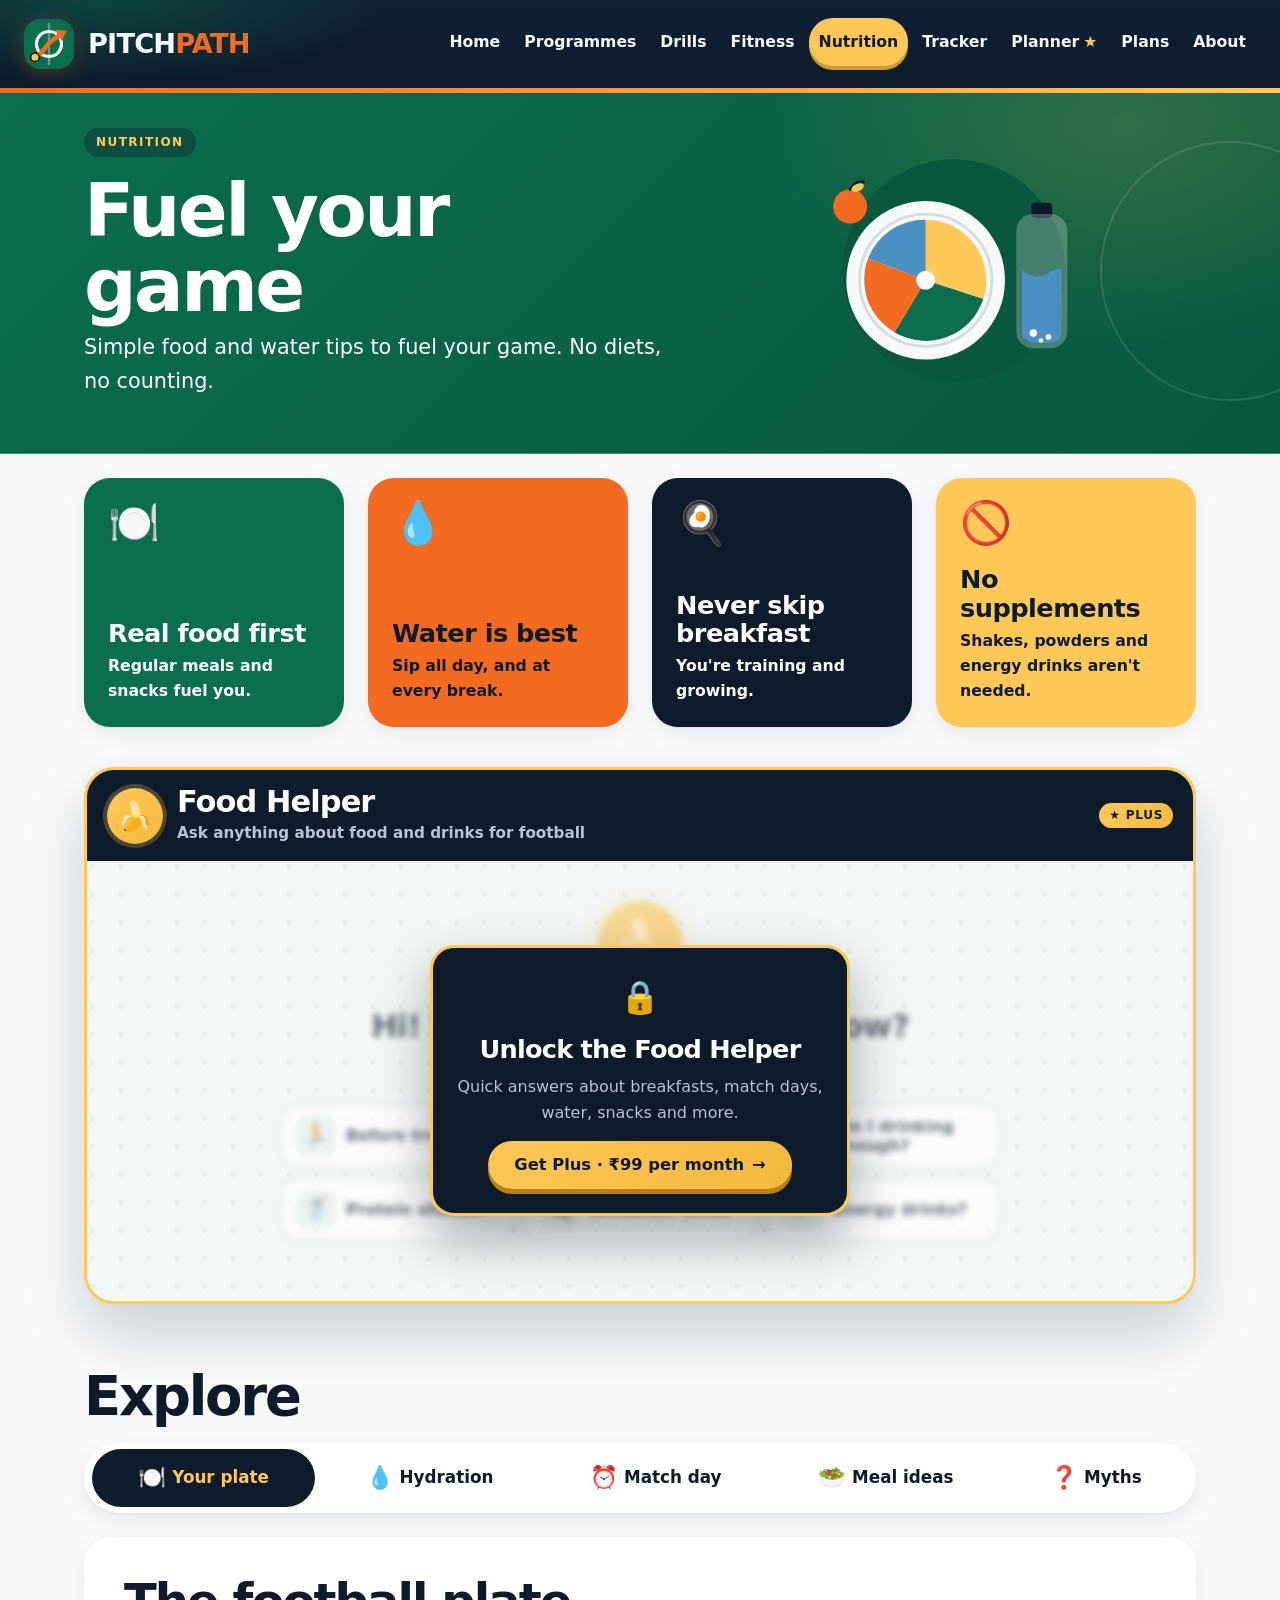
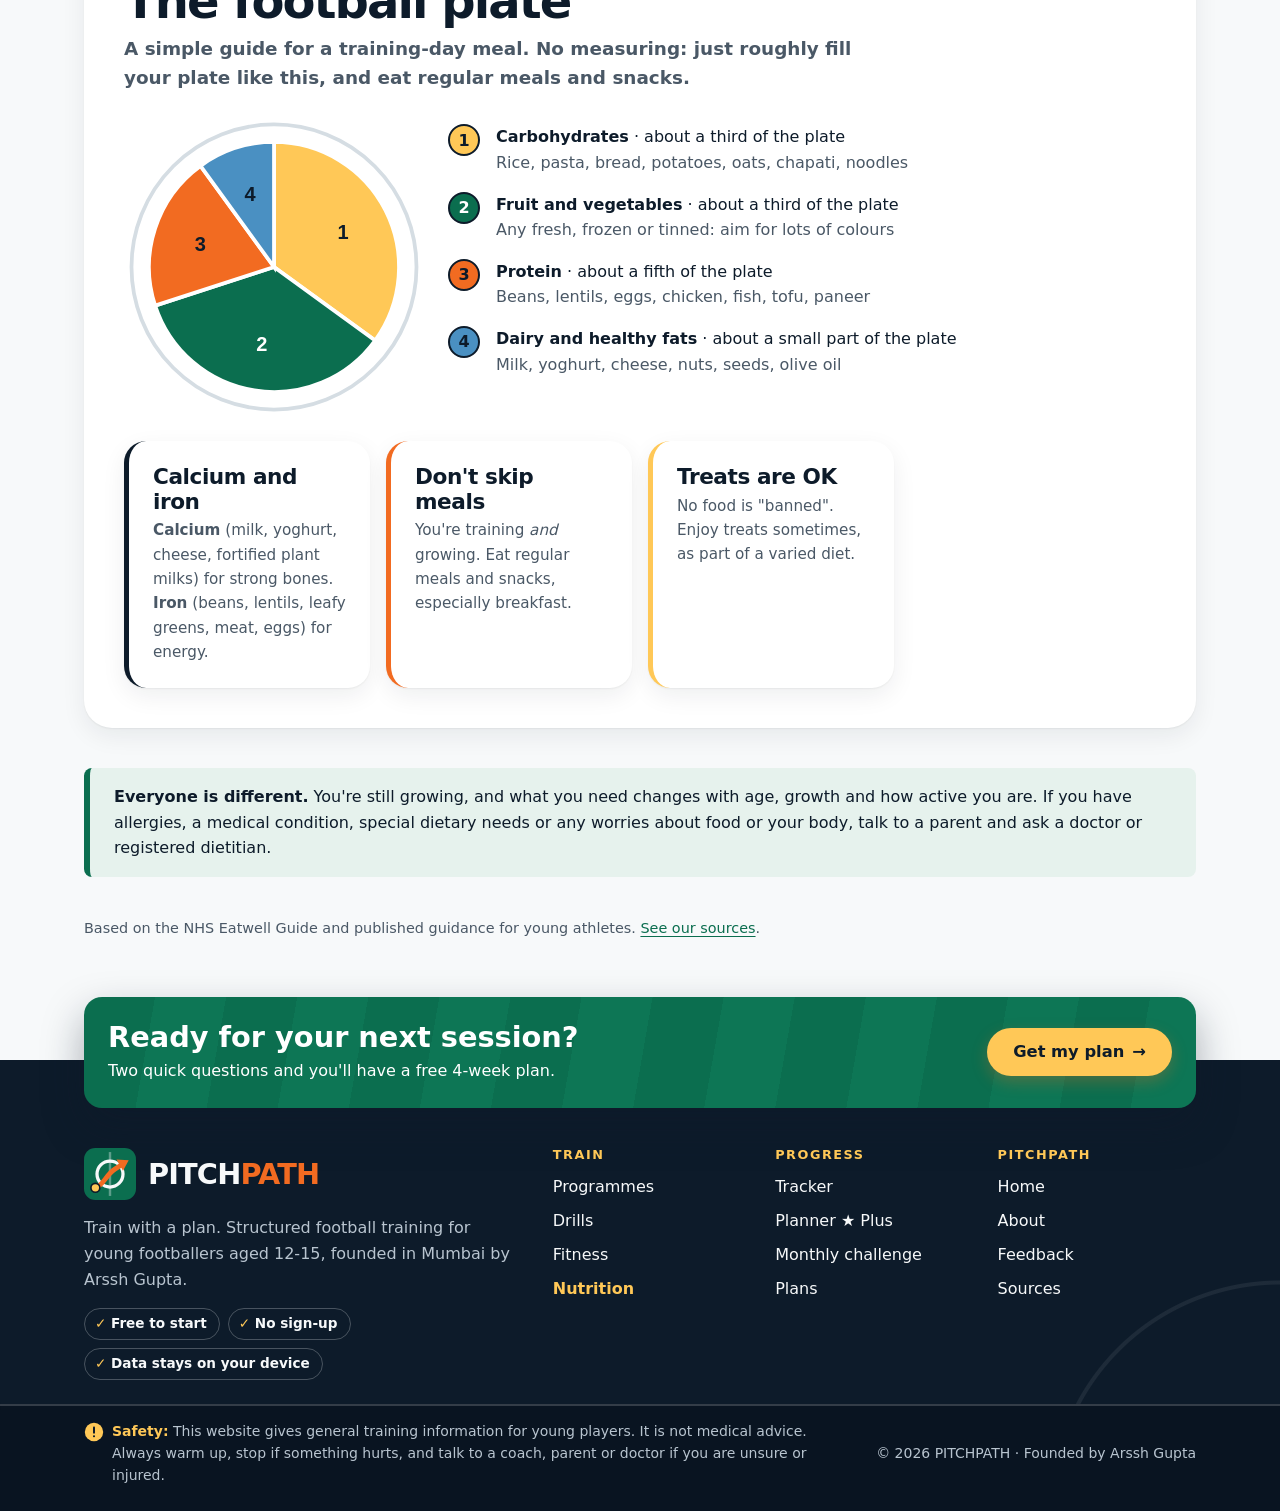
<file: nutrition.html>
<!DOCTYPE html>
<html lang="en">
<head>
  <meta charset="utf-8">
  <meta name="viewport" content="width=device-width, initial-scale=1">
  <title>Nutrition | PITCHPATH</title>
  <meta name="description" content="Simple, balanced food and drink guidance for young footballers: the football plate, hydration, match-day timing and meal ideas.">
  <link rel="icon" href="assets/img/logo-icon.svg" type="image/svg+xml">
  <link rel="stylesheet" href="assets/css/variables.css">
  <link rel="stylesheet" href="assets/css/base.css">
  <link rel="stylesheet" href="assets/css/components.css">
  <link rel="stylesheet" href="assets/css/pages.css">
  <script type="module" src="assets/js/layout.js"></script>
  <script type="module" src="assets/js/nutrition.js"></script>
  <script type="module" src="assets/js/food-helper.js"></script>
</head>
<body data-title="Nutrition">
  <a class="skip-link" href="#main">Skip to main content</a>
  <div id="site-header"></div>
  <noscript>
    <nav class="noscript-nav" aria-label="Main (no JavaScript)">
      <a href="index.html">Home</a><a href="programmes.html">Programmes</a><a href="drills.html">Drills</a><a href="fitness.html">Fitness</a><a href="nutrition.html">Nutrition</a><a href="tracker.html">Tracker</a><a href="planner.html">Planner</a><a href="plans.html">Plans</a><a href="about.html">About</a><a href="feedback.html">Feedback</a><a href="sources.html">Sources</a>
    </nav>
  </noscript>

  <main id="main" tabindex="-1">
    <section class="page-hero">
      <div class="container page-hero__grid">
        <div>
          <span class="eyebrow">Nutrition</span>
          <h1>Fuel your game</h1>
          <p>Simple food and water tips to fuel your game. No diets, no counting.</p>
        </div>
        <!-- Animated illustration: a spinning plate and a water bottle with bubbles -->
        <svg class="hero-art" viewBox="0 0 360 260" aria-hidden="true" focusable="false">
          <circle cx="180" cy="130" r="118" fill="#08573E"/>
          <g class="plate-spin">
            <circle cx="150" cy="140" r="84" fill="#F7F9FA"/>
            <circle cx="150" cy="140" r="70" fill="none" stroke="#D5DDE3" stroke-width="3"/>
            <path d="M150 140 L150 76 A64 64 0 0 1 211 160 Z" fill="#FFC857"/>
            <path d="M150 140 L211 160 A64 64 0 0 1 117 195 Z" fill="#0B6E4F"/>
            <path d="M150 140 L117 195 A64 64 0 0 1 89 117 Z" fill="#F26B21"/>
            <path d="M150 140 L89 117 A64 64 0 0 1 150 76 Z" fill="#4A90C2"/>
            <circle cx="150" cy="140" r="10" fill="#F7F9FA"/>
          </g>
          <g class="bottle">
            <rect x="262" y="58" width="22" height="16" rx="4" fill="#0D1B2A"/>
            <rect x="248" y="72" width="50" height="138" rx="16" fill="#F7F9FA" opacity="0.25" stroke="#F7F9FA" stroke-width="4"/>
            <clipPath id="bottle-clip"><rect x="252" y="76" width="42" height="130" rx="12"/></clipPath>
            <g clip-path="url(#bottle-clip)">
              <path class="water-wave" d="M232 132 q12 -8 24 0 t24 0 t24 0 t24 0 t24 0 v90 h-120 z" fill="#4A90C2"/>
              <circle class="bubble" cx="264" cy="196" r="4" fill="#F7F9FA"/>
              <circle class="bubble bubble--2" cx="280" cy="200" r="3" fill="#F7F9FA"/>
              <circle class="bubble bubble--3" cx="272" cy="204" r="2.5" fill="#F7F9FA"/>
            </g>
          </g>
          <g class="float-fruit">
            <circle cx="70" cy="62" r="18" fill="#F26B21"/>
            <path d="M70 44 q6 -10 14 -8" fill="none" stroke="#0D1B2A" stroke-width="3" stroke-linecap="round"/>
            <ellipse cx="78" cy="42" rx="7" ry="4" fill="#FFC857" transform="rotate(-25 78 42)"/>
          </g>
        </svg>
      </div>
    </section>

    <div class="container section--tight nutrition-page">
      <!-- The 4 golden rules: big, bold and quick to read -->
      <h2 class="visually-hidden">The golden rules</h2>
      <ul class="food-rules">
        <li class="food-rule food-rule--green" data-reveal><span class="food-rule__icon" aria-hidden="true">🍽️</span><strong>Real food first</strong><span>Regular meals and snacks fuel you.</span></li>
        <li class="food-rule food-rule--orange" data-reveal><span class="food-rule__icon" aria-hidden="true">💧</span><strong>Water is best</strong><span>Sip all day, and at every break.</span></li>
        <li class="food-rule food-rule--navy" data-reveal><span class="food-rule__icon" aria-hidden="true">🍳</span><strong>Never skip breakfast</strong><span>You're training and growing.</span></li>
        <li class="food-rule food-rule--yellow" data-reveal><span class="food-rule__icon" aria-hidden="true">🚫</span><strong>No supplements</strong><span>Shakes, powders and energy drinks aren't needed.</span></li>
      </ul>

      <!-- Food Helper chat (Plus). Built by food-helper.js -->
      <section class="food-helper" id="food-helper" aria-labelledby="food-helper-title"></section>

      <h2 class="nutrition-tabs-title">Explore</h2>

      <div class="tabset" data-tabs>
        <div class="tabset__list" role="tablist" aria-label="Nutrition topics">
          <button type="button" role="tab" aria-controls="plate"><span class="tab-icon" aria-hidden="true">🍽️</span>Your plate</button>
          <button type="button" role="tab" aria-controls="hydration"><span class="tab-icon" aria-hidden="true">💧</span>Hydration</button>
          <button type="button" role="tab" aria-controls="timing"><span class="tab-icon" aria-hidden="true">⏰</span>Match day</button>
          <button type="button" role="tab" aria-controls="sample"><span class="tab-icon" aria-hidden="true">🥗</span>Meal ideas</button>
          <button type="button" role="tab" aria-controls="myths"><span class="tab-icon" aria-hidden="true">❓</span>Myths</button>
        </div>

        <!-- PLATE -->
        <section id="plate">
          <h2 class="panel-title">The football plate</h2>
          <p class="panel-intro">A simple guide for a training-day meal. No measuring: just roughly fill your plate like this, and eat regular meals and snacks.</p>
          <div class="plate-layout">
            <div id="plate-svg"></div>
            <ul class="plate-key" id="plate-key"></ul>
          </div>
          <div class="tile-grid" style="margin-top:var(--space-4)">
            <div class="tile tile--navy"><h3>Calcium and iron</h3><p><strong>Calcium</strong> (milk, yoghurt, cheese, fortified plant milks) for strong bones. <strong>Iron</strong> (beans, lentils, leafy greens, meat, eggs) for energy.</p></div>
            <div class="tile tile--orange"><h3>Don't skip meals</h3><p>You're training <em>and</em> growing. Eat regular meals and snacks, especially breakfast.</p></div>
            <div class="tile tile--yellow"><h3>Treats are OK</h3><p>No food is "banned". Enjoy treats sometimes, as part of a varied diet.</p></div>
          </div>
        </section>

        <!-- HYDRATION -->
        <section id="hydration" hidden>
          <h2 class="panel-title">Hydration</h2>
          <div class="hydration-layout">
            <div>
              <ol class="drink-steps">
                <li><span class="drink-steps__when">All day</span> Sip water regularly, not just at training.</li>
                <li><span class="drink-steps__when">Before</span> Have a drink in the hour or two before training.</li>
                <li><span class="drink-steps__when">During</span> Take sips of water at every break.</li>
                <li><span class="drink-steps__when">After</span> Keep drinking to replace what you sweated out.</li>
              </ol>
              <p><strong>Hot day or sweating a lot?</strong> Drink more. Water is the best choice, and milk is a great drink after training.</p>
            </div>
            <div class="tile tile--yellow pee-check">
              <h3>The pee colour check</h3>
              <p>Look at the colour of your urine (pee) when you go to the toilet:</p>
              <ul class="urine-scale">
                <li style="background:#FFF9D6">Pale straw: well hydrated 👍</li>
                <li style="background:#FFE680">Yellow: drink some water</li>
                <li style="background:#F5C542">Dark yellow: drink water now</li>
              </ul>
              <p class="muted">Some foods and vitamins change the colour. If you're worried, talk to a parent or doctor.</p>
            </div>
          </div>
        </section>

        <!-- MATCH DAY -->
        <section id="timing" hidden>
          <h2 class="panel-title">Training and match-day timing</h2>
          <p class="panel-intro">When you eat matters too. Follow this on any training or match day:</p>
          <ol class="timeline" id="timeline"></ol>
        </section>

        <!-- MEAL IDEAS -->
        <section id="sample" hidden>
          <h2 class="panel-title">Meal ideas</h2>
          <p class="panel-intro">Everyday, affordable foods. Swap in what your family eats, and leave out anything you're allergic to.</p>
          <div class="switch-row">
            <div class="switch" role="group" aria-label="Which day" id="day-switch">
              <button type="button" data-value="Training day" aria-pressed="true">Training day</button>
              <button type="button" data-value="Rest day" aria-pressed="false">Rest day</button>
            </div>
            <div class="switch" role="group" aria-label="Type of food" id="diet-switch">
              <button type="button" data-value="veg" aria-pressed="true">Vegetarian</button>
              <button type="button" data-value="nonVeg" aria-pressed="false">Non-vegetarian</button>
            </div>
          </div>
          <ol class="meal-day" id="sample-days" aria-live="polite"></ol>
        </section>

        <!-- MYTHS -->
        <section id="myths" hidden>
          <h2 class="panel-title">Myth or fact?</h2>
          <p class="panel-intro">Tap a card to flip it and see the truth.</p>
          <div class="flip-grid" id="myth-list"></div>
        </section>
      </div>

      <p class="notice everyone-note"><strong>Everyone is different.</strong> You're still growing, and what you need changes with age, growth and how active you are. If you have allergies, a medical condition, special dietary needs or any worries about food or your body, talk to a parent and ask a doctor or registered dietitian.</p>
      <p class="page-note">Based on the NHS Eatwell Guide and published guidance for young athletes. <a href="sources.html">See our sources</a>.</p>
    </div>
  </main>

  <div id="site-footer"></div>
</body>
</html>
</file>
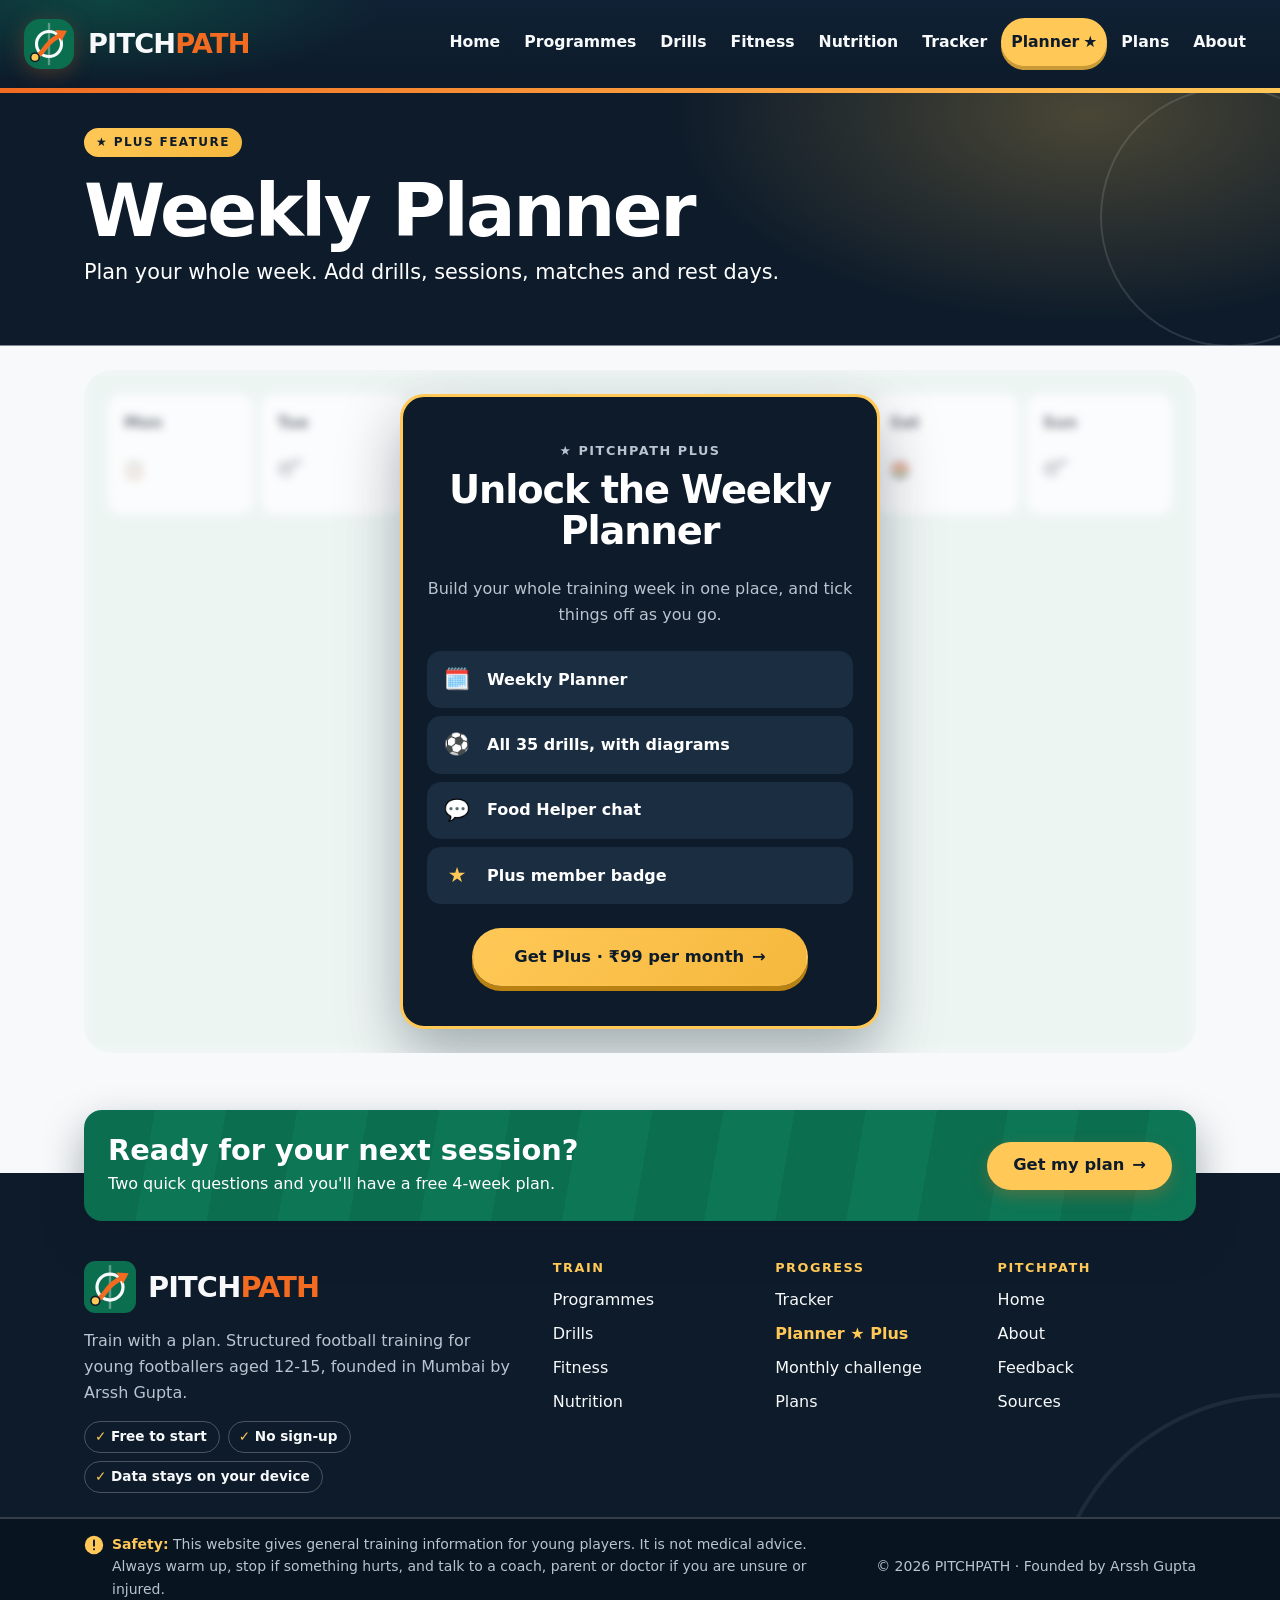
<file: planner.html>
<!DOCTYPE html>
<html lang="en">
<head>
  <meta charset="utf-8">
  <meta name="viewport" content="width=device-width, initial-scale=1">
  <title>Weekly Planner | PITCHPATH</title>
  <meta name="description" content="PITCHPATH Plus: build your whole football training week. Saved on your device only.">
  <link rel="icon" href="assets/img/logo-icon.svg" type="image/svg+xml">
  <link rel="stylesheet" href="assets/css/variables.css">
  <link rel="stylesheet" href="assets/css/base.css">
  <link rel="stylesheet" href="assets/css/components.css">
  <link rel="stylesheet" href="assets/css/pages.css">
  <script type="module" src="assets/js/layout.js"></script>
  <script type="module" src="assets/js/planner.js"></script>
</head>
<body data-title="Weekly Planner">
  <a class="skip-link" href="#main">Skip to main content</a>
  <div id="site-header"></div>
  <noscript>
    <nav class="noscript-nav" aria-label="Main (no JavaScript)">
      <a href="index.html">Home</a><a href="programmes.html">Programmes</a><a href="drills.html">Drills</a><a href="fitness.html">Fitness</a><a href="nutrition.html">Nutrition</a><a href="tracker.html">Tracker</a><a href="planner.html">Planner</a><a href="plans.html">Plans</a><a href="about.html">About</a><a href="feedback.html">Feedback</a><a href="sources.html">Sources</a>
    </nav>
    <p class="notice notice--warning container">The planner needs JavaScript turned on to work.</p>
  </noscript>

  <main id="main" tabindex="-1">
    <section class="page-hero page-hero--plus">
      <div class="container">
        <span class="eyebrow eyebrow--plus">★ Plus feature</span>
        <h1>Weekly Planner</h1>
        <p>Plan your whole week. Add drills, sessions, matches and rest days.</p>
      </div>
    </section>

    <!-- planner.js fills this in: the planner for Plus members,
         or a locked preview with "Get Plus" for everyone else -->
    <div class="container section--tight" id="planner-app"></div>
  </main>

  <div id="site-footer"></div>
</body>
</html>
</file>
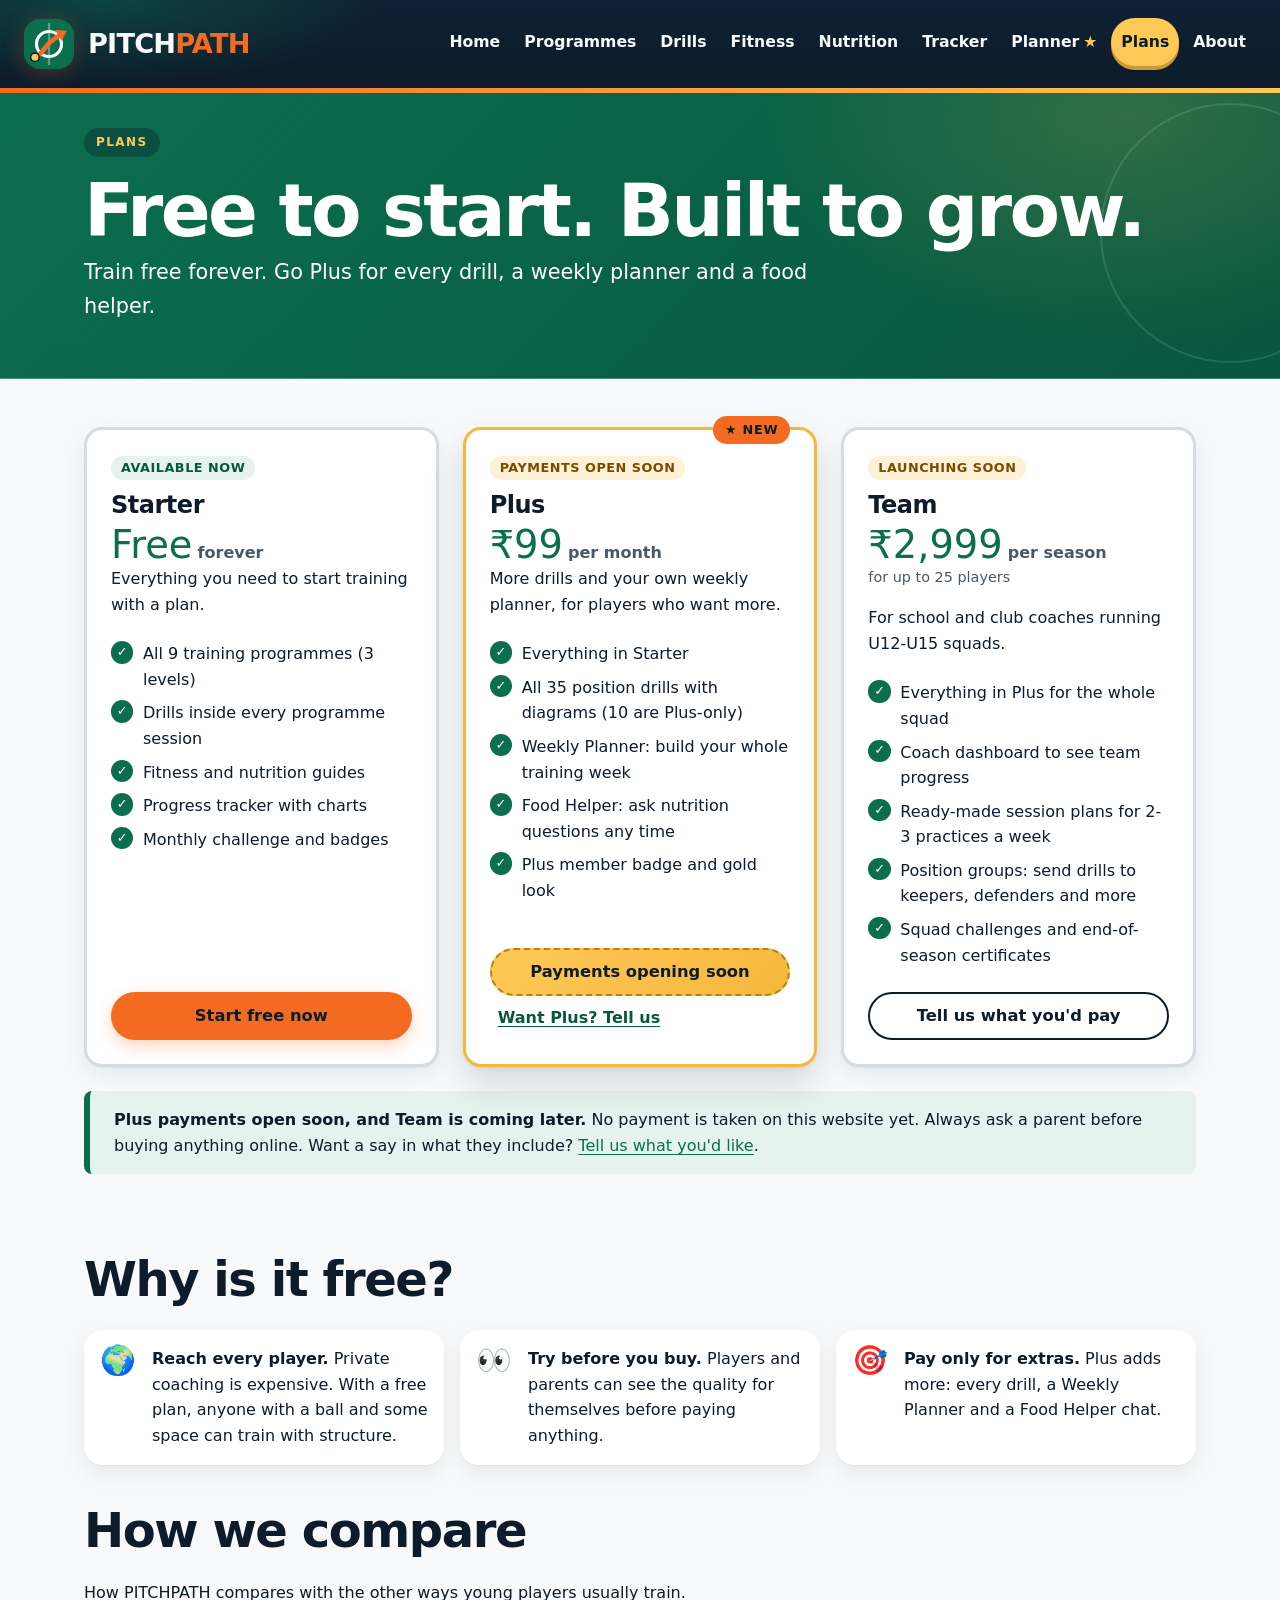
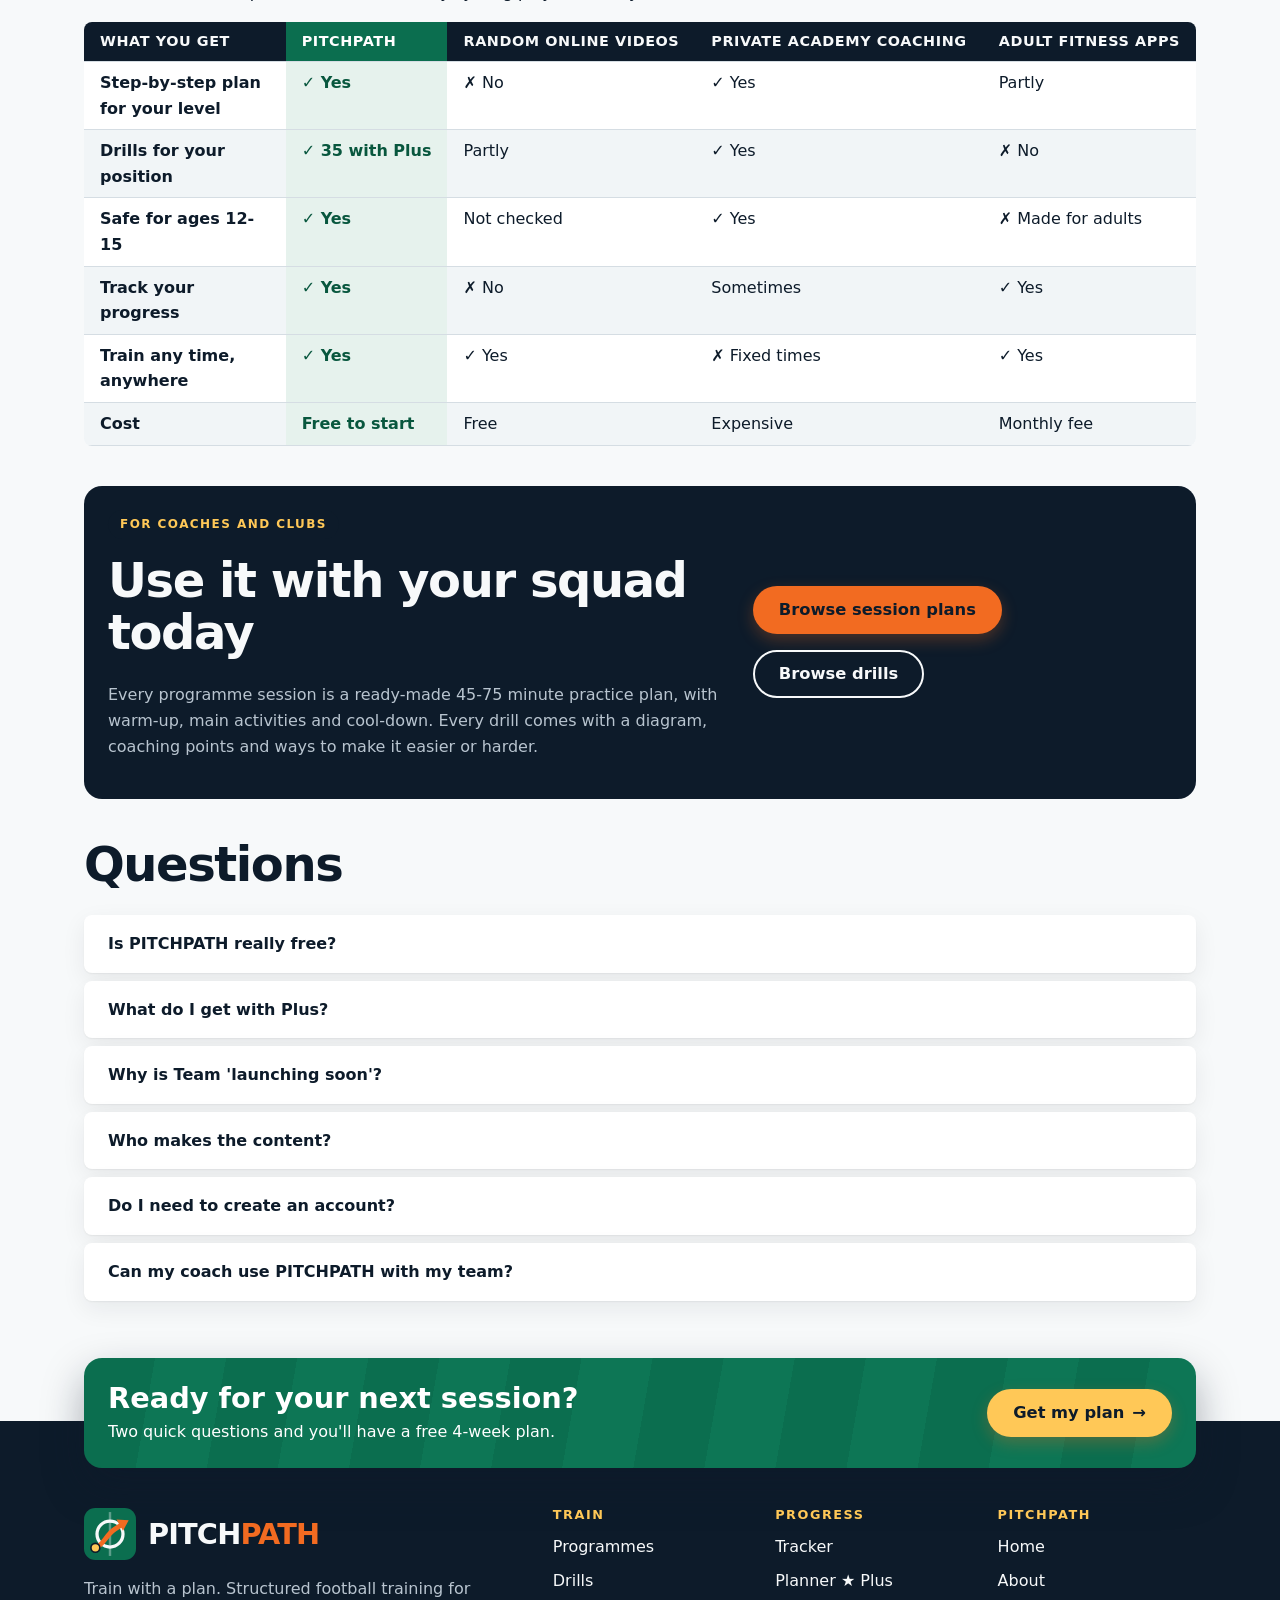
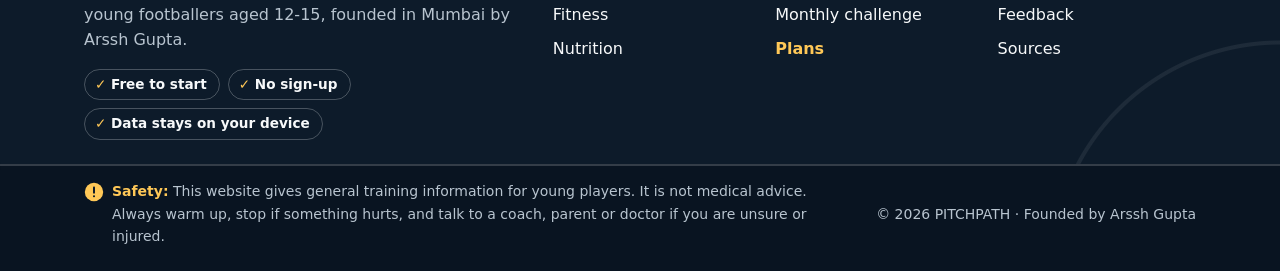
<file: plans.html>
<!DOCTYPE html>
<html lang="en">
<head>
  <meta charset="utf-8">
  <meta name="viewport" content="width=device-width, initial-scale=1">
  <title>Plans | PITCHPATH</title>
  <meta name="description" content="Start free. PITCHPATH plans for young players, parents and coaches.">
  <link rel="icon" href="assets/img/logo-icon.svg" type="image/svg+xml">
  <link rel="stylesheet" href="assets/css/variables.css">
  <link rel="stylesheet" href="assets/css/base.css">
  <link rel="stylesheet" href="assets/css/components.css">
  <link rel="stylesheet" href="assets/css/pages.css">
  <script type="module" src="assets/js/layout.js"></script>
  <script type="module" src="assets/js/plans.js"></script>
</head>
<body data-title="Plans">
  <a class="skip-link" href="#main">Skip to main content</a>
  <div id="site-header"></div>
  <noscript>
    <nav class="noscript-nav" aria-label="Main (no JavaScript)">
      <a href="index.html">Home</a><a href="programmes.html">Programmes</a><a href="drills.html">Drills</a><a href="fitness.html">Fitness</a><a href="nutrition.html">Nutrition</a><a href="tracker.html">Tracker</a><a href="planner.html">Planner</a><a href="plans.html">Plans</a><a href="about.html">About</a><a href="feedback.html">Feedback</a><a href="sources.html">Sources</a>
    </nav>
    <p class="notice notice--warning container">The plans need JavaScript turned on to show.</p>
  </noscript>

  <main id="main" tabindex="-1">
    <section class="page-hero">
      <div class="container">
        <span class="eyebrow">Plans</span>
        <h1>Free to start. Built to grow.</h1>
        <p>Train free forever. Go Plus for every drill, a weekly planner and a food helper.</p>
      </div>
    </section>

    <div class="container">
      <section class="section--tight" aria-labelledby="plans-title">
        <h2 id="plans-title" class="visually-hidden">Choose a plan</h2>
        <div class="plans" id="plans-grid"></div>
        <p class="notice" style="margin-top:var(--space-4)"><strong>Plus payments open soon, and Team is coming later.</strong> No payment is taken on this website yet. Always ask a parent before buying anything online. Want a say in what they include? <a href="feedback.html">Tell us what you'd like</a>.</p>
      </section>

      <section class="content-section" aria-labelledby="model-title">
        <h2 id="model-title">Why is it free?</h2>
        <ul class="reasons">
          <li data-reveal><span class="reasons__icon" aria-hidden="true">🌍</span><span><strong>Reach every player.</strong> Private coaching is expensive. With a free plan, anyone with a ball and some space can train with structure.</span></li>
          <li data-reveal><span class="reasons__icon" aria-hidden="true">👀</span><span><strong>Try before you buy.</strong> Players and parents can see the quality for themselves before paying anything.</span></li>
          <li data-reveal><span class="reasons__icon" aria-hidden="true">🎯</span><span><strong>Pay only for extras.</strong> Plus adds more: every drill, a Weekly Planner and a Food Helper chat.</span></li>
        </ul>
      </section>

      <section class="content-section" aria-labelledby="compare-title">
        <h2 id="compare-title">How we compare</h2>
        <p>How <span class="brand-name">PITCHPATH</span> compares with the other ways young players usually train.</p>
        <div class="table-wrap">
          <table class="compare-table">
            <caption class="visually-hidden">Comparison of training options</caption>
            <thead>
              <tr>
                <th scope="col">What you get</th>
                <th scope="col" class="compare-us"><span class="brand-name">PITCHPATH</span></th>
                <th scope="col">Random online videos</th>
                <th scope="col">Private academy coaching</th>
                <th scope="col">Adult fitness apps</th>
              </tr>
            </thead>
            <tbody>
              <tr><th scope="row">Step-by-step plan for your level</th><td class="compare-us">✓ Yes</td><td>✗ No</td><td>✓ Yes</td><td>Partly</td></tr>
              <tr><th scope="row">Drills for your position</th><td class="compare-us">✓ 35 with Plus</td><td>Partly</td><td>✓ Yes</td><td>✗ No</td></tr>
              <tr><th scope="row">Safe for ages 12-15</th><td class="compare-us">✓ Yes</td><td>Not checked</td><td>✓ Yes</td><td>✗ Made for adults</td></tr>
              <tr><th scope="row">Track your progress</th><td class="compare-us">✓ Yes</td><td>✗ No</td><td>Sometimes</td><td>✓ Yes</td></tr>
              <tr><th scope="row">Train any time, anywhere</th><td class="compare-us">✓ Yes</td><td>✓ Yes</td><td>✗ Fixed times</td><td>✓ Yes</td></tr>
              <tr><th scope="row">Cost</th><td class="compare-us">Free to start</td><td>Free</td><td>Expensive</td><td>Monthly fee</td></tr>
            </tbody>
          </table>
        </div>
      </section>

      <section class="content-section" id="coaches" aria-labelledby="coaches-title">
        <div class="band--dark on-dark coaches-box">
          <div>
            <span class="eyebrow">For coaches and clubs</span>
            <h2 id="coaches-title">Use it with your squad today</h2>
            <p>Every programme session is a ready-made 45-75 minute practice plan, with warm-up, main activities and cool-down. Every drill comes with a diagram, coaching points and ways to make it easier or harder.</p>
          </div>
          <div class="btn-row">
            <a class="btn btn--primary" href="programmes.html">Browse session plans</a>
            <a class="btn btn--outline" href="drills.html">Browse drills</a>
          </div>
        </div>
      </section>

      <section class="content-section" aria-labelledby="faq-title">
        <h2 id="faq-title">Questions</h2>
        <div id="faq-list"></div>
      </section>
    </div>
  </main>

  <div id="site-footer"></div>
</body>
</html>
</file>
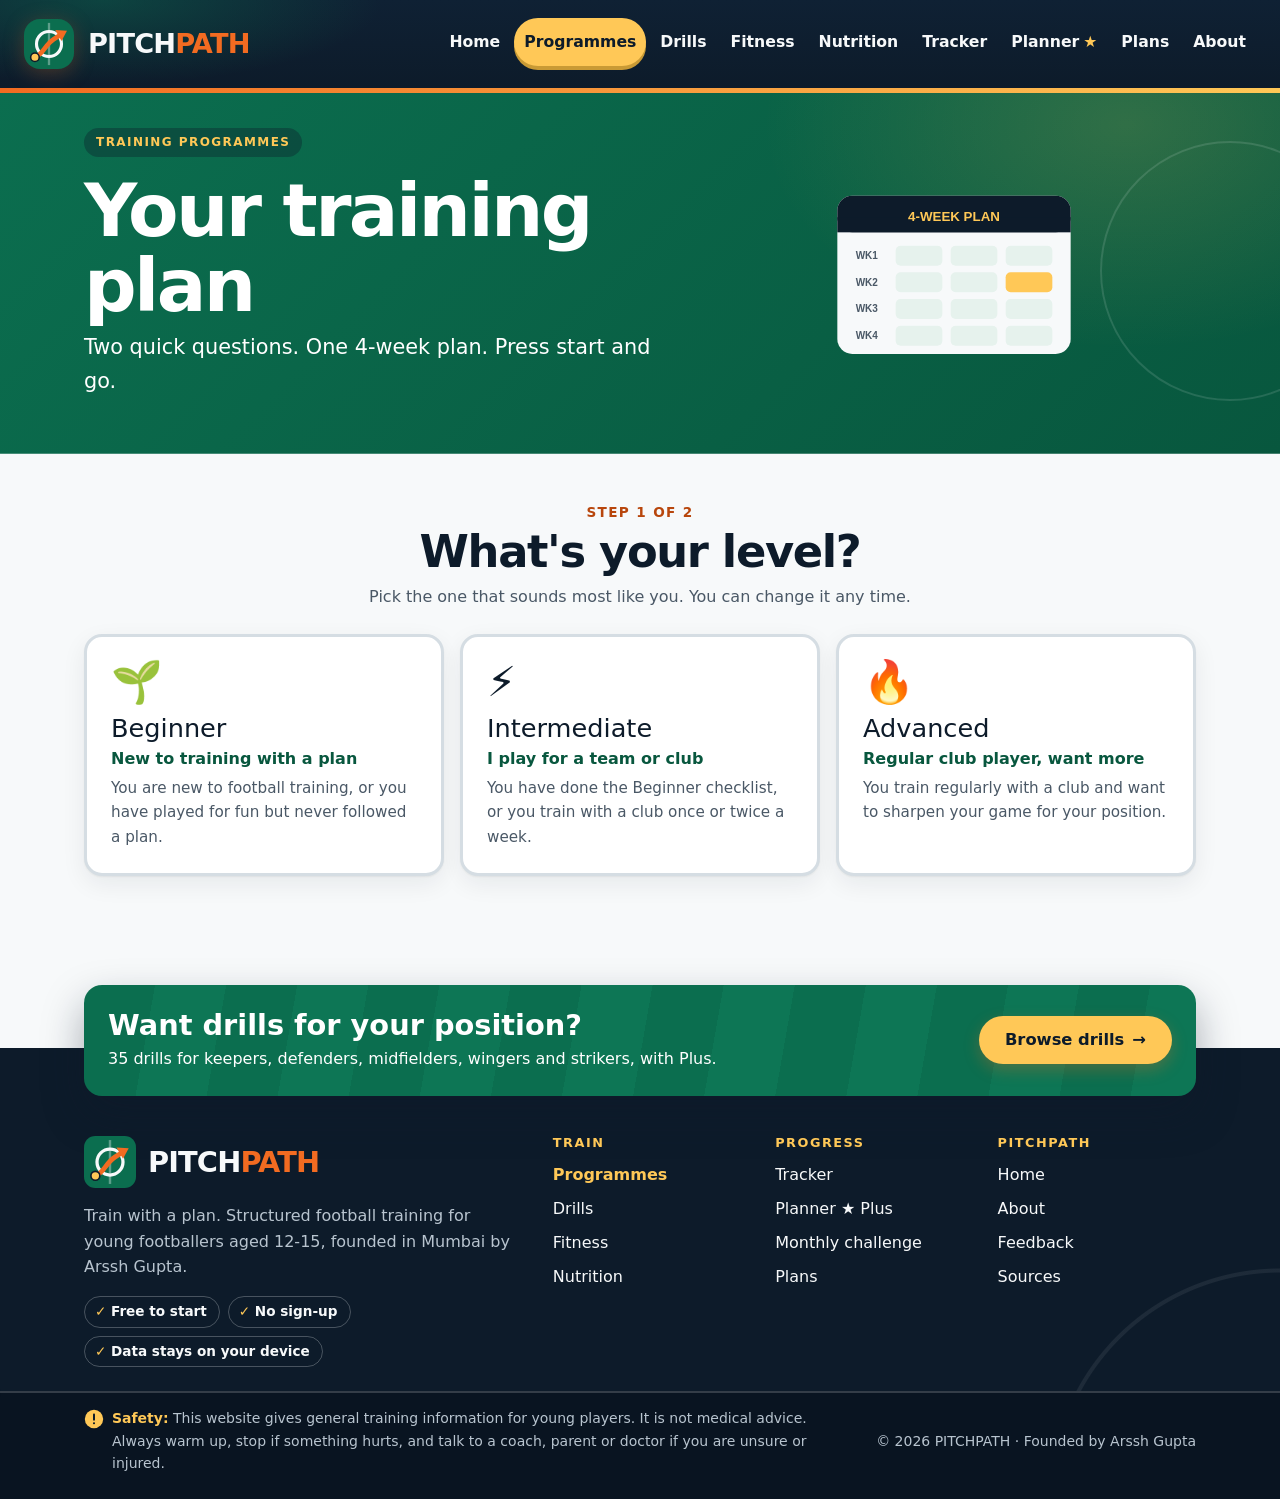
<file: programmes.html>
<!DOCTYPE html>
<html lang="en">
<head>
  <meta charset="utf-8">
  <meta name="viewport" content="width=device-width, initial-scale=1">
  <title>Training Programmes | PITCHPATH</title>
  <meta name="description" content="4-week football training programmes for beginner, intermediate and advanced young players.">
  <link rel="icon" href="assets/img/logo-icon.svg" type="image/svg+xml">
  <link rel="stylesheet" href="assets/css/variables.css">
  <link rel="stylesheet" href="assets/css/base.css">
  <link rel="stylesheet" href="assets/css/components.css">
  <link rel="stylesheet" href="assets/css/pages.css">
  <script type="module" src="assets/js/layout.js"></script>
  <script type="module" src="assets/js/programmes.js"></script>
</head>
<body data-title="Training Programmes">
  <a class="skip-link" href="#main">Skip to main content</a>
  <div id="site-header"></div>
  <noscript>
    <nav class="noscript-nav" aria-label="Main (no JavaScript)">
      <a href="index.html">Home</a><a href="programmes.html">Programmes</a><a href="drills.html">Drills</a><a href="fitness.html">Fitness</a><a href="nutrition.html">Nutrition</a><a href="tracker.html">Tracker</a><a href="planner.html">Planner</a><a href="plans.html">Plans</a><a href="about.html">About</a><a href="feedback.html">Feedback</a><a href="sources.html">Sources</a>
    </nav>
    <p class="notice notice--warning container">The programmes need JavaScript turned on to show.</p>
  </noscript>

  <main id="main" tabindex="-1">
    <section class="page-hero page-hero--short">
      <div class="container page-hero__grid">
        <div>
          <span class="eyebrow">Training programmes</span>
          <h1>Your training plan</h1>
          <p>Two quick questions. One 4-week plan. Press start and go.</p>
        </div>
        <!-- Animated illustration: a 4-week calendar ticking off sessions -->
        <svg class="hero-art hero-art--small" viewBox="0 0 360 220" aria-hidden="true" focusable="false">
          <rect x="40" y="20" width="280" height="190" rx="18" fill="#F7F9FA"/>
          <rect x="40" y="20" width="280" height="44" rx="18" fill="#0D1B2A"/>
          <rect x="40" y="46" width="280" height="18" fill="#0D1B2A"/>
          <text x="180" y="50" text-anchor="middle" font-family="Arial, sans-serif" font-size="16" font-weight="900" fill="#FFC857">4-WEEK PLAN</text>
          <g font-family="Arial, sans-serif" font-size="12" font-weight="700" fill="#4A5866">
            <text x="62" y="96">WK1</text><text x="62" y="128">WK2</text><text x="62" y="160">WK3</text><text x="62" y="192">WK4</text>
          </g>
          <g class="cal-cells">
            <rect x="110" y="80" width="56" height="24" rx="6"/><rect x="176" y="80" width="56" height="24" rx="6"/><rect x="242" y="80" width="56" height="24" rx="6"/>
            <rect x="110" y="112" width="56" height="24" rx="6"/><rect x="176" y="112" width="56" height="24" rx="6"/><rect x="242" y="112" width="56" height="24" rx="6"/>
            <rect x="110" y="144" width="56" height="24" rx="6"/><rect x="176" y="144" width="56" height="24" rx="6"/><rect x="242" y="144" width="56" height="24" rx="6"/>
            <rect x="110" y="176" width="56" height="24" rx="6"/><rect x="176" y="176" width="56" height="24" rx="6"/><rect x="242" y="176" width="56" height="24" rx="6"/>
          </g>
          <g class="cal-ticks" fill="none" stroke="#F7F9FA" stroke-width="4" stroke-linecap="round" stroke-linejoin="round">
            <path d="M128 92 l7 6 12 -12"/><path d="M194 92 l7 6 12 -12"/><path d="M260 92 l7 6 12 -12"/>
            <path d="M128 124 l7 6 12 -12"/><path d="M194 124 l7 6 12 -12"/>
          </g>
        </svg>
      </div>
    </section>

    <div class="container" id="app-top">
      <div class="app" id="app"></div>
    </div>
  </main>

  <div id="site-footer"></div>
</body>
</html>
</file>
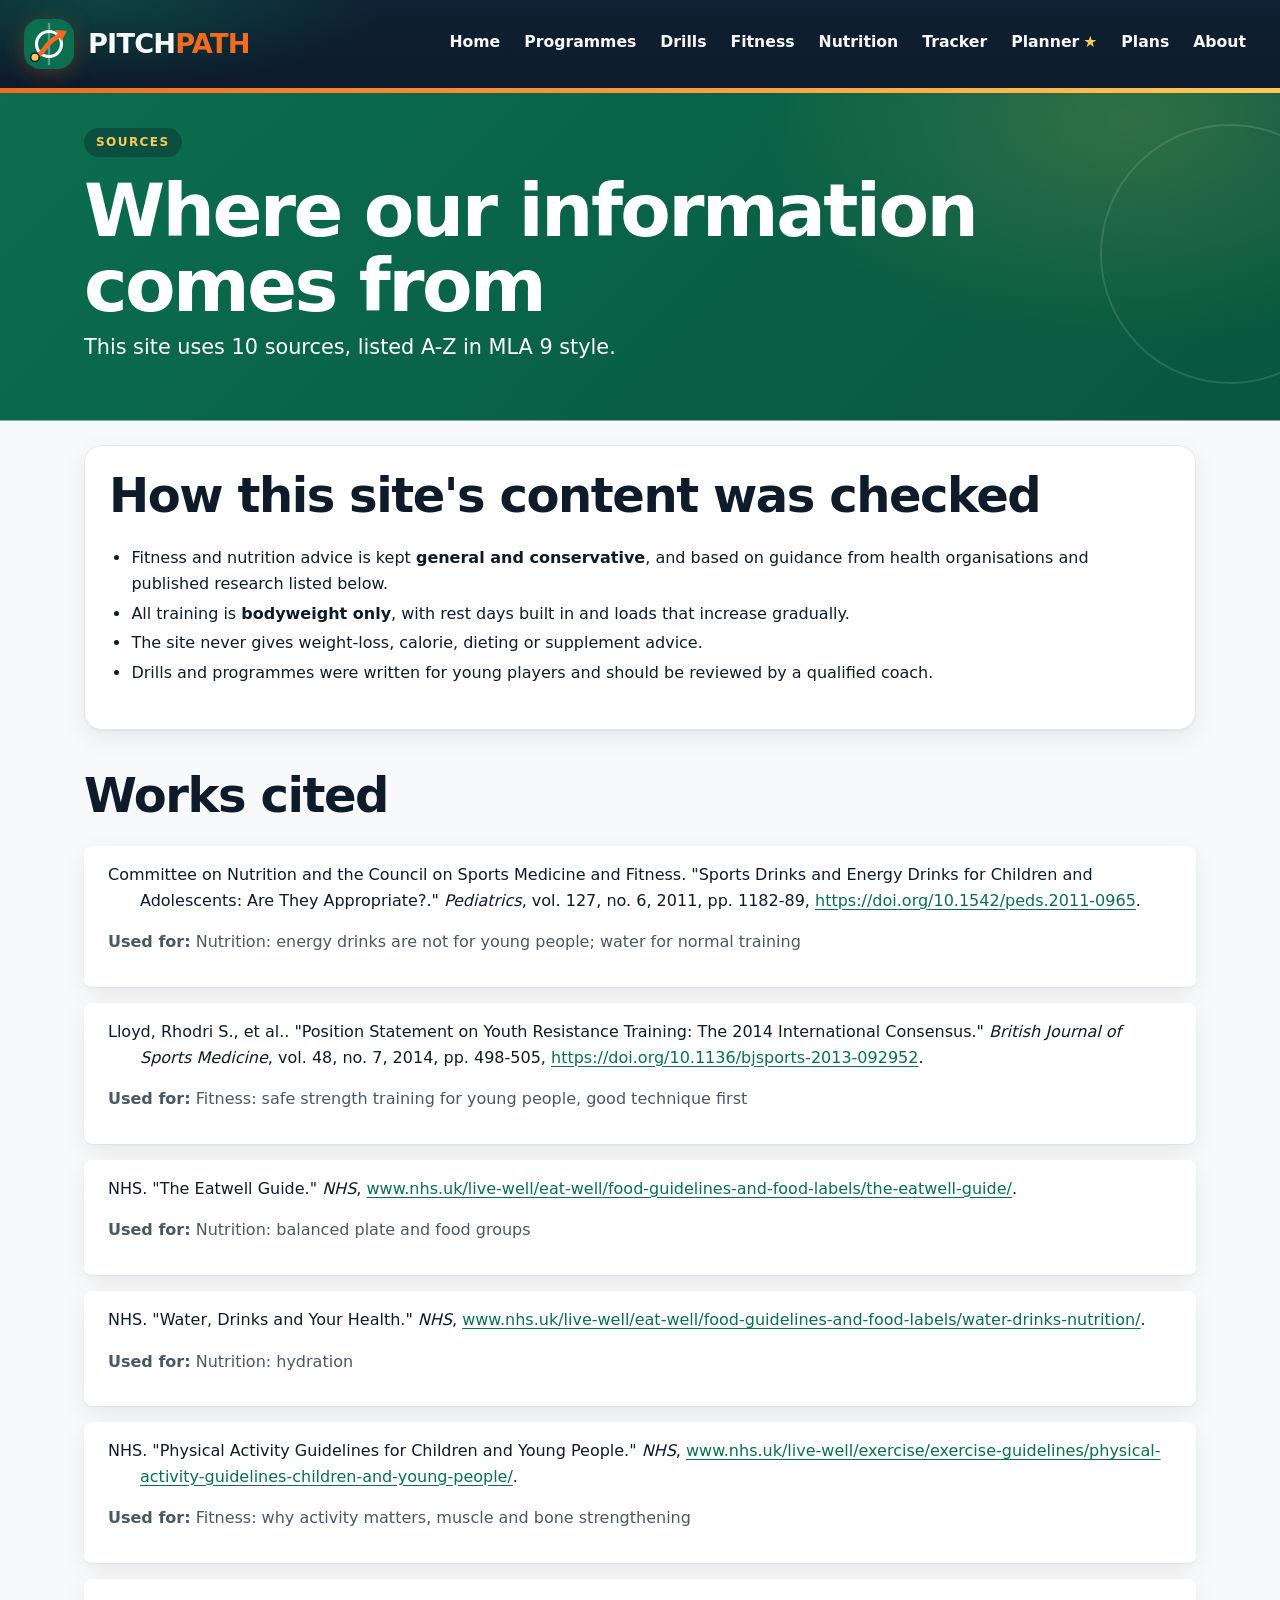
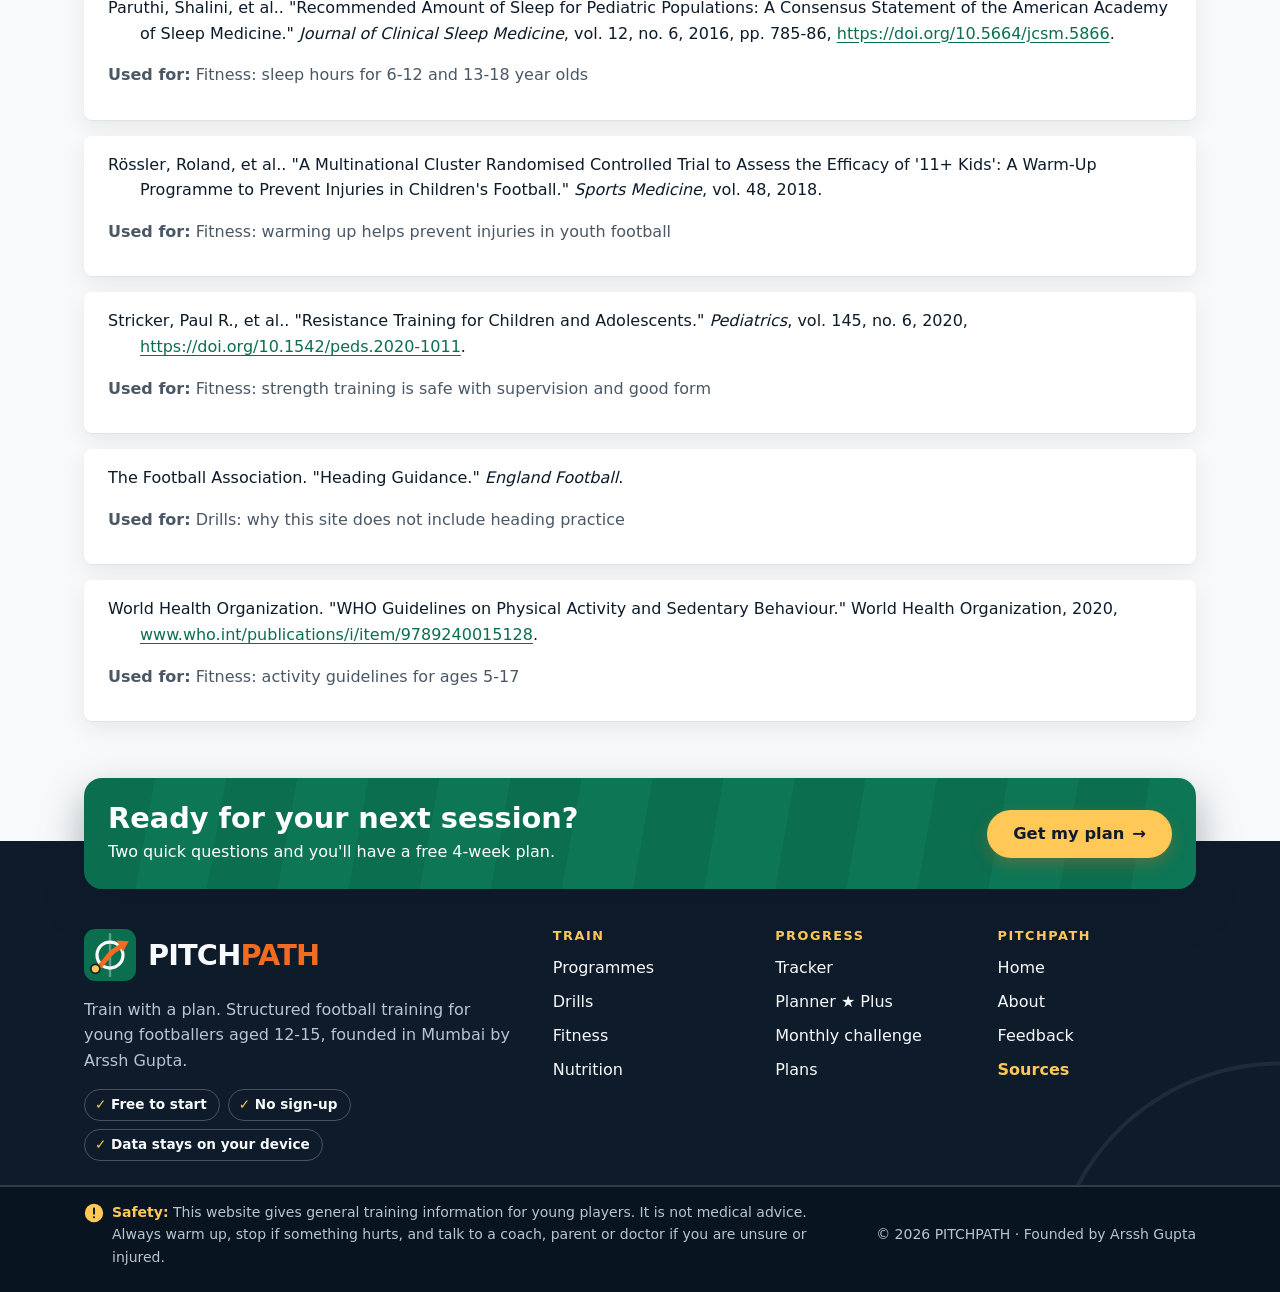
<file: sources.html>
<!DOCTYPE html>
<html lang="en">
<head>
  <meta charset="utf-8">
  <meta name="viewport" content="width=device-width, initial-scale=1">
  <title>Sources | PITCHPATH</title>
  <meta name="description" content="Sources used for the fitness, nutrition and training content on this website.">
  <link rel="icon" href="assets/img/logo-icon.svg" type="image/svg+xml">
  <link rel="stylesheet" href="assets/css/variables.css">
  <link rel="stylesheet" href="assets/css/base.css">
  <link rel="stylesheet" href="assets/css/components.css">
  <link rel="stylesheet" href="assets/css/pages.css">
  <script type="module" src="assets/js/layout.js"></script>
  <script type="module" src="assets/js/sources-page.js"></script>
</head>
<body data-title="Sources">
  <a class="skip-link" href="#main">Skip to main content</a>
  <div id="site-header"></div>
  <noscript>
    <nav class="noscript-nav" aria-label="Main (no JavaScript)">
      <a href="index.html">Home</a><a href="programmes.html">Programmes</a><a href="drills.html">Drills</a><a href="fitness.html">Fitness</a><a href="nutrition.html">Nutrition</a><a href="tracker.html">Tracker</a><a href="planner.html">Planner</a><a href="plans.html">Plans</a><a href="about.html">About</a><a href="feedback.html">Feedback</a><a href="sources.html">Sources</a>
    </nav>
  </noscript>

  <main id="main" tabindex="-1">
    <section class="page-hero">
      <div class="container">
        <span class="eyebrow">Sources</span>
        <h1>Where our information comes from</h1>
        <p>This site uses <span id="source-count">0</span> sources, listed A-Z in MLA 9 style.</p>
      </div>
    </section>

    <div class="container section--tight">
      <section aria-labelledby="checked-title" class="card card--navy" style="margin-bottom:var(--space-5)">
        <h2 id="checked-title">How this site's content was checked</h2>
        <ul>
          <li>Fitness and nutrition advice is kept <strong>general and conservative</strong>, and based on guidance from health organisations and published research listed below.</li>
          <li>All training is <strong>bodyweight only</strong>, with rest days built in and loads that increase gradually.</li>
          <li>The site never gives weight-loss, calorie, dieting or supplement advice.</li>
          <li>Drills and programmes were written for young players and should be reviewed by a qualified coach.</li>
        </ul>
      </section>

      <h2>Works cited</h2>
      <ol class="source-list" id="source-list"></ol>
    </div>
  </main>

  <div id="site-footer"></div>
</body>
</html>
</file>
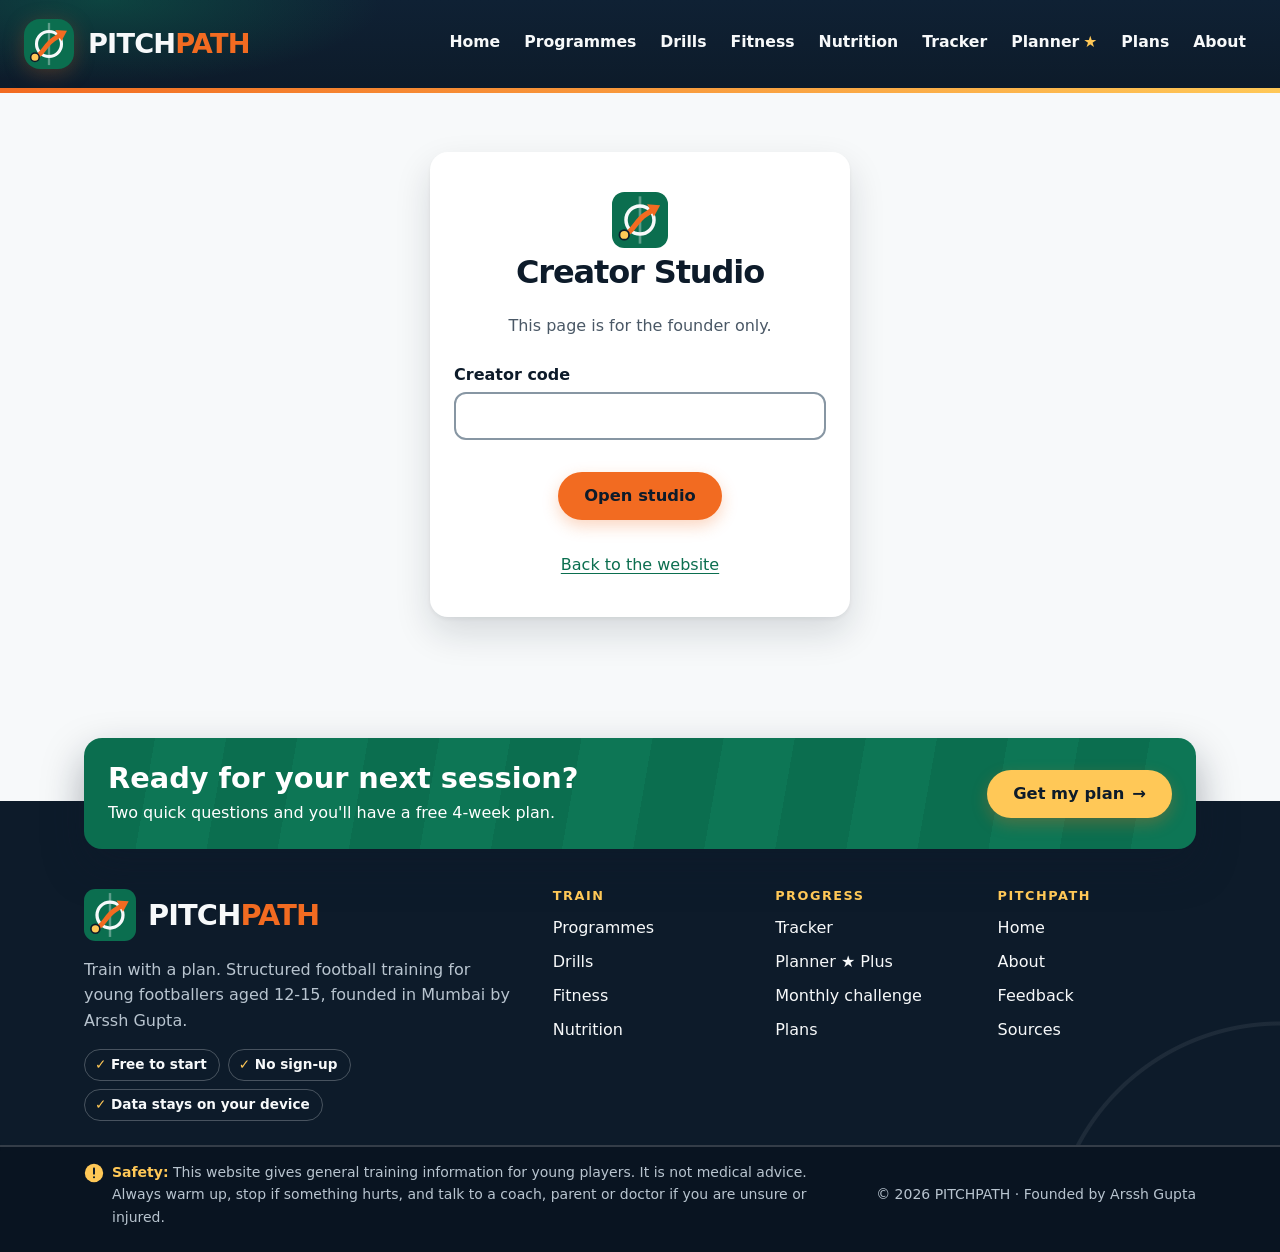
<file: studio.html>
<!DOCTYPE html>
<html lang="en">
<head>
  <meta charset="utf-8">
  <meta name="viewport" content="width=device-width, initial-scale=1">
  <!-- Creator-only page: keep it out of search engines -->
  <meta name="robots" content="noindex, nofollow">
  <title>Creator Studio | PITCHPATH</title>
  <link rel="icon" href="assets/img/logo-icon.svg" type="image/svg+xml">
  <link rel="stylesheet" href="assets/css/variables.css">
  <link rel="stylesheet" href="assets/css/base.css">
  <link rel="stylesheet" href="assets/css/components.css">
  <link rel="stylesheet" href="assets/css/pages.css">
  <script type="module" src="assets/js/layout.js"></script>
  <script type="module" src="assets/js/studio.js"></script>
</head>
<body data-title="Creator Studio">
  <a class="skip-link" href="#main">Skip to main content</a>
  <div id="site-header"></div>

  <main id="main" tabindex="-1">
    <!-- THE CODE SCREEN -->
    <section class="gate" id="gate" aria-labelledby="gate-title">
      <div class="container">
        <form class="gate__box" id="gate-form" novalidate>
          <img src="assets/img/logo-icon.svg" alt="" width="56" height="56">
          <h1 id="gate-title">Creator Studio</h1>
          <p class="muted">This page is for the founder only.</p>
          <div class="field">
            <label for="gate-code">Creator code</label>
            <input id="gate-code" type="password" autocomplete="off">
            <span class="field-error" id="gate-error" aria-live="polite"></span>
          </div>
          <div class="btn-row"><button type="submit" class="btn btn--primary">Open studio</button></div>
          <a href="index.html">Back to the website</a>
        </form>
      </div>
    </section>

    <!-- THE STUDIO (hidden until the code is entered) -->
    <div id="studio" hidden>
      <section class="page-hero">
        <div class="container">
          <span class="eyebrow">Creator only</span>
          <h2 class="studio-title" id="studio-title" tabindex="-1">Creator Studio</h2>
          <p>Brand kit, business plan and tester results for the MYP Personal Project. This page isn't linked anywhere on the website.</p>
          <button type="button" class="btn btn--outline" style="color:#fff;border-color:#fff" id="lock-btn">Lock studio</button>
        </div>
      </section>

      <div class="container">
        <nav class="studio-nav" aria-label="Studio sections">
          <a href="#plus">My Plus</a>
          <a href="#results">Tester results</a>
          <a href="#brand-kit">Brand kit</a>
          <a href="#business">Business plan</a>
          <a href="#evidence">Evidence files</a>
          <a href="#to-check">Sources to check</a>
          <a href="#videos">Videos to add</a>
        </nav>

        <!-- 0. PLUS ON THIS DEVICE (founder only) -->
        <section class="content-section plus-switch" id="plus" aria-labelledby="plus-title">
          <h2 id="plus-title">★ My Plus membership</h2>
          <p>Turn Plus on for <strong>this device and browser only</strong>, so you can use the Plus drills and the Planner. Nobody else gets Plus unless they buy it.</p>
          <p class="plus-switch__state" id="plus-state" aria-live="polite"></p>
          <button type="button" class="btn btn--gold" id="plus-toggle"></button>
          <p class="muted" style="margin-top:var(--space-3)">Do this on each device you use (phone, laptop). Clearing your browser data turns it off. Note: this is a simple demo lock saved in the browser, not real payment security.</p>
        </section>

        <!-- 1. TESTER RESULTS -->
        <section class="content-section" id="results" aria-labelledby="results-title">
          <h2 id="results-title">Tester results (<span id="response-count">0</span>)</h2>
          <p class="muted">Responses saved by testers in <strong>this browser</strong> on the <a href="feedback.html">Feedback page</a>. Run your tests on this device, or ask testers to send you their downloads.</p>
          <div id="feedback-summary"></div>
          <div class="btn-row">
            <button type="button" class="btn btn--green" id="download-feedback">Download all responses (JSON and CSV)</button>
            <button type="button" class="btn btn--danger" id="delete-feedback">Delete all responses</button>
          </div>
          <p class="notice" id="studio-message" role="status"></p>
        </section>

        <!-- 2. BRAND KIT -->
        <section class="content-section" id="brand-kit" aria-labelledby="kit-title">
          <h2 id="kit-title">Brand kit</h2>

          <h3>Logo</h3>
          <div class="logo-showcase">
            <div class="logo-tile logo-tile--light"><img src="assets/img/logo.svg" alt="Full logo on a light background" width="330" height="80"></div>
            <div class="logo-tile logo-tile--dark"><img src="assets/img/logo-dark.svg" alt="Full logo on a dark background" width="330" height="80"></div>
            <div class="logo-tile logo-tile--light logo-tile--icon"><img src="assets/img/logo-icon.svg" alt="Icon version of the logo" width="96" height="96"></div>
          </div>
          <p class="muted" style="margin-top:var(--space-2)">The icon shows a curved path (orange arrow) starting from a ball and moving forward over the centre circle of a pitch: progress, step by step. Original design.</p>

          <h3 style="margin-top:var(--space-5)">Colour palette</h3>
          <ul class="swatches">
            <li class="swatch"><div class="swatch__colour" style="background:#0B6E4F"></div><div class="swatch__info"><strong>Pitch green</strong>#0B6E4F · Primary</div></li>
            <li class="swatch"><div class="swatch__colour" style="background:#F26B21"></div><div class="swatch__info"><strong>Energy orange</strong>#F26B21 · Secondary</div></li>
            <li class="swatch"><div class="swatch__colour" style="background:#0D1B2A"></div><div class="swatch__info"><strong>Night navy</strong>#0D1B2A · Dark / text</div></li>
            <li class="swatch"><div class="swatch__colour" style="background:#F7F9FA"></div><div class="swatch__info"><strong>Off-white</strong>#F7F9FA · Light</div></li>
            <li class="swatch"><div class="swatch__colour" style="background:#FFC857"></div><div class="swatch__info"><strong>Highlight yellow</strong>#FFC857 · Accent</div></li>
            <li class="swatch"><div class="swatch__colour" style="background:#B8460C"></div><div class="swatch__info"><strong>Deep orange</strong>#B8460C · Orange for text</div></li>
          </ul>

          <h3 style="margin-top:var(--space-5)">Typography</h3>
          <div class="grid grid--2">
            <div class="type-sample">
              <p class="muted">Headings: extra-bold system sans-serif (same family as the body)</p>
              <p class="type-sample__heading">Train smarter. Play better.</p>
            </div>
            <div class="type-sample">
              <p class="muted">Body text: system sans-serif, 16px, line height 1.6</p>
              <p class="type-sample__body">Clear, friendly text that's easy to read on any phone, tablet or laptop.</p>
            </div>
          </div>

          <h3 style="margin-top:var(--space-5)">Buttons and badges</h3>
          <div class="button-samples">
            <span class="btn btn--primary">Primary button</span>
            <span class="btn btn--green">Green button</span>
            <span class="btn btn--outline">Outline button</span>
            <span class="badge badge--beginner">Beginner</span>
            <span class="badge badge--intermediate">Intermediate</span>
            <span class="badge badge--advanced">Advanced</span>
          </div>

          <h3 style="margin-top:var(--space-5)">Style rules</h3>
          <ul class="rules-list">
            <li>Bold, UPPERCASE headings. Angled (diagonal) section edges, inspired by pitch markings.</li>
            <li>Rounded cards with a coloured top edge. Plenty of white space.</li>
            <li>Smooth, short animations (fade-up on scroll, rolling ball, counters). Turned off for people who choose reduced motion.</li>
            <li>Orange buttons always use navy text (white on orange is too hard to read).</li>
            <li>Never use orange text on green, or yellow text on white.</li>
            <li>All text meets WCAG 2.2 AA contrast (at least 4.5:1). Full table: docs/branding-checklist.md.</li>
            <li>Only original SVG illustrations and the founder's own photos. No club crests, no copyrighted images.</li>
            <li>Friendly, encouraging, clear voice. Written for 12-15 year olds.</li>
          </ul>
        </section>

        <!-- 3. BUSINESS PLAN -->
        <section class="content-section" id="business" aria-labelledby="business-title">
          <h2 id="business-title">Business and marketing plan</h2>

          <div class="grid grid--2">
            <div class="card card--orange">
              <h3>Target customer</h3>
              <dl class="profile-list">
                <div><dt>Who</dt><dd>Aspiring footballers aged 12-15</dd></div>
                <div><dt>Level</dt><dd>Beginners to club players</dd></div>
                <div><dt>Goal</dt><dd>Get better, get selected, enjoy the game</dd></div>
                <div><dt>Problem</dt><dd>No clear plan for their age, position and level</dd></div>
                <div><dt>Also reaches</dt><dd>Parents (they decide and pay) and youth coaches</dd></div>
              </dl>
            </div>
            <div class="card card--navy">
              <h3>Value proposition</h3>
              <p class="value-prop">"For young footballers aged 12-15 who want to improve but don't know where to start, <span class="brand-name">PITCHPATH</span> is a free, structured training plan built around your position and level, so you always know what to train next and can see yourself improve."</p>
            </div>
          </div>

          <h3 style="margin-top:var(--space-5)">Brand positioning</h3>
          <div class="positioning">
            <figure class="positioning__map">
              <svg viewBox="0 0 420 340" role="img" aria-labelledby="pos-title pos-desc">
                <title id="pos-title">Positioning map</title>
                <desc id="pos-desc">Cost from low to high across the bottom, structure from random to structured up the side. Online videos: low cost, random. Adult fitness apps: medium cost, medium structure. Private academies: high cost, structured. PITCHPATH: low cost and highly structured.</desc>
                <rect x="50" y="20" width="350" height="270" rx="8" fill="#FFFFFF" stroke="#D5DDE3" stroke-width="2"/>
                <line x1="225" y1="20" x2="225" y2="290" stroke="#D5DDE3" stroke-width="2" stroke-dasharray="6 5"/>
                <line x1="50" y1="155" x2="400" y2="155" stroke="#D5DDE3" stroke-width="2" stroke-dasharray="6 5"/>
                <text x="225" y="318" text-anchor="middle" font-size="14" font-weight="700" fill="#0D1B2A">Cost to the player →</text>
                <text x="58" y="306" font-size="12" fill="#4A5866">Low</text>
                <text x="392" y="306" text-anchor="end" font-size="12" fill="#4A5866">High</text>
                <text x="22" y="155" text-anchor="middle" font-size="14" font-weight="700" fill="#0D1B2A" transform="rotate(-90 22 155)">Structured plan →</text>
                <circle cx="105" cy="255" r="10" fill="#4A5866"/><text x="122" y="260" font-size="13" fill="#0D1B2A">Online videos</text>
                <circle cx="255" cy="185" r="10" fill="#4A5866"/><text x="272" y="190" font-size="13" fill="#0D1B2A">Adult fitness apps</text>
                <circle cx="355" cy="60" r="10" fill="#4A5866"/><text x="342" y="88" text-anchor="end" font-size="13" fill="#0D1B2A">Private academies</text>
                <circle cx="100" cy="55" r="16" fill="#F26B21" stroke="#0D1B2A" stroke-width="3"/>
                <text x="124" y="52" font-size="15" font-weight="800" fill="#0B6E4F">PITCHPATH</text>
                <text x="124" y="70" font-size="12" fill="#4A5866">free + structured</text>
              </svg>
            </figure>
            <div>
              <p><strong>Our space:</strong> structured like an academy, but free and flexible like online videos.</p>
              <ul class="check-list">
                <li><strong>Versus online videos:</strong> a plan with progression, not random tricks.</li>
                <li><strong>Versus academies:</strong> free to start; train when and where you want.</li>
                <li><strong>Versus adult fitness apps:</strong> made for footballers aged 12-15, with safe training.</li>
              </ul>
            </div>
          </div>

          <div class="grid grid--3" style="margin-top:var(--space-5)">
            <div class="card">
              <h3>Business model</h3>
              <p><strong>Freemium.</strong> Starter is free forever. Plus (₹99/month) is unlocked: all 35 drills on the Drills page, the Weekly Planner, the Food Helper chat and a member badge (payment link not added yet: <code>PLUS_BUY_LINK</code>). Team (₹2,999/season) is still "Launching soon" to test demand. Prices live in <code>assets/js/data/plans.js</code>.</p>
            </div>
            <div class="card card--orange">
              <h3>Marketing channels</h3>
              <ul>
                <li>Instagram and YouTube Shorts: 30-second drill clips</li>
                <li>Clubs and schools: posters with QR codes</li>
                <li>Coaches: free session plans for squads</li>
                <li>Word of mouth: badges and progress shared with teammates</li>
              </ul>
            </div>
            <div class="card card--yellow">
              <h3>Customer engagement</h3>
              <ul>
                <li>Challenge of the month (Home page)</li>
                <li>Badges and streaks (Tracker)</li>
                <li>Level-up checklists (Programmes)</li>
                <li>Market-research questions (Feedback)</li>
              </ul>
            </div>
          </div>

          <h3 style="margin-top:var(--space-5)">Promotional materials</h3>
          <div class="grid grid--3">
            <div class="card"><h4>1. Social media post</h4><p>Instagram post announcing the free programmes.</p><p class="flag">Add your finished design here.</p></div>
            <div class="card card--orange"><h4>2. Poster</h4><p>A4 poster for clubs and schools with a QR code.</p><p class="flag">Add your finished design here.</p></div>
            <div class="card card--navy"><h4>3. Short video</h4><p>30-second reel: a drill, the tracker and the monthly challenge.</p><p class="flag">Add your finished design here.</p></div>
          </div>
        </section>

        <!-- 4. SOURCES STILL TO CHECK -->
        <section class="content-section" id="to-check" aria-labelledby="to-check-title">
          <h2 id="to-check-title">Sources to check (<span id="source-check-count">0</span>)</h2>
          <p class="muted">Open each one, make sure it supports what the site says, add the link if it's missing and your access date, then set <code>checked: true</code> in <code>assets/js/data/sources.js</code>.</p>
          <ul class="evidence-list" id="source-checks"></ul>
        </section>

        <!-- 4b. VIDEOS STILL TO ADD -->
        <section class="content-section" id="videos" aria-labelledby="videos-title">
          <h2 id="videos-title">Videos to add (<span id="video-count">0</span> missing)</h2>
          <p class="muted">Save each clip in <code>assets/video/</code> (MP4, under 1 minute, under about 10 MB), then type its file name in <code>assets/js/data/videos.js</code>. It shows up on the site straight away. Only film yourself or players whose parents have agreed.</p>
          <ul class="evidence-list" id="video-checks"></ul>
        </section>

        <!-- 5. EVIDENCE FILES -->
        <section class="content-section" id="evidence" aria-labelledby="evidence-title">
          <h2 id="evidence-title">Evidence files</h2>
          <ul class="evidence-list">
            <li><a href="docs/functionality-checklist.md">Functionality checklist</a></li>
            <li><a href="docs/navigation-test-tasks.md">Navigation test tasks</a></li>
            <li><a href="docs/content-checklist.md">Content checklist</a></li>
            <li><a href="docs/branding-checklist.md">Branding checklist (with contrast ratios)</a></li>
            <li><a href="docs/test-results/link-check.txt">Latest link check</a></li>
          </ul>
        </section>
      </div>
    </div>
  </main>

  <div id="site-footer"></div>
</body>
</html>
</file>
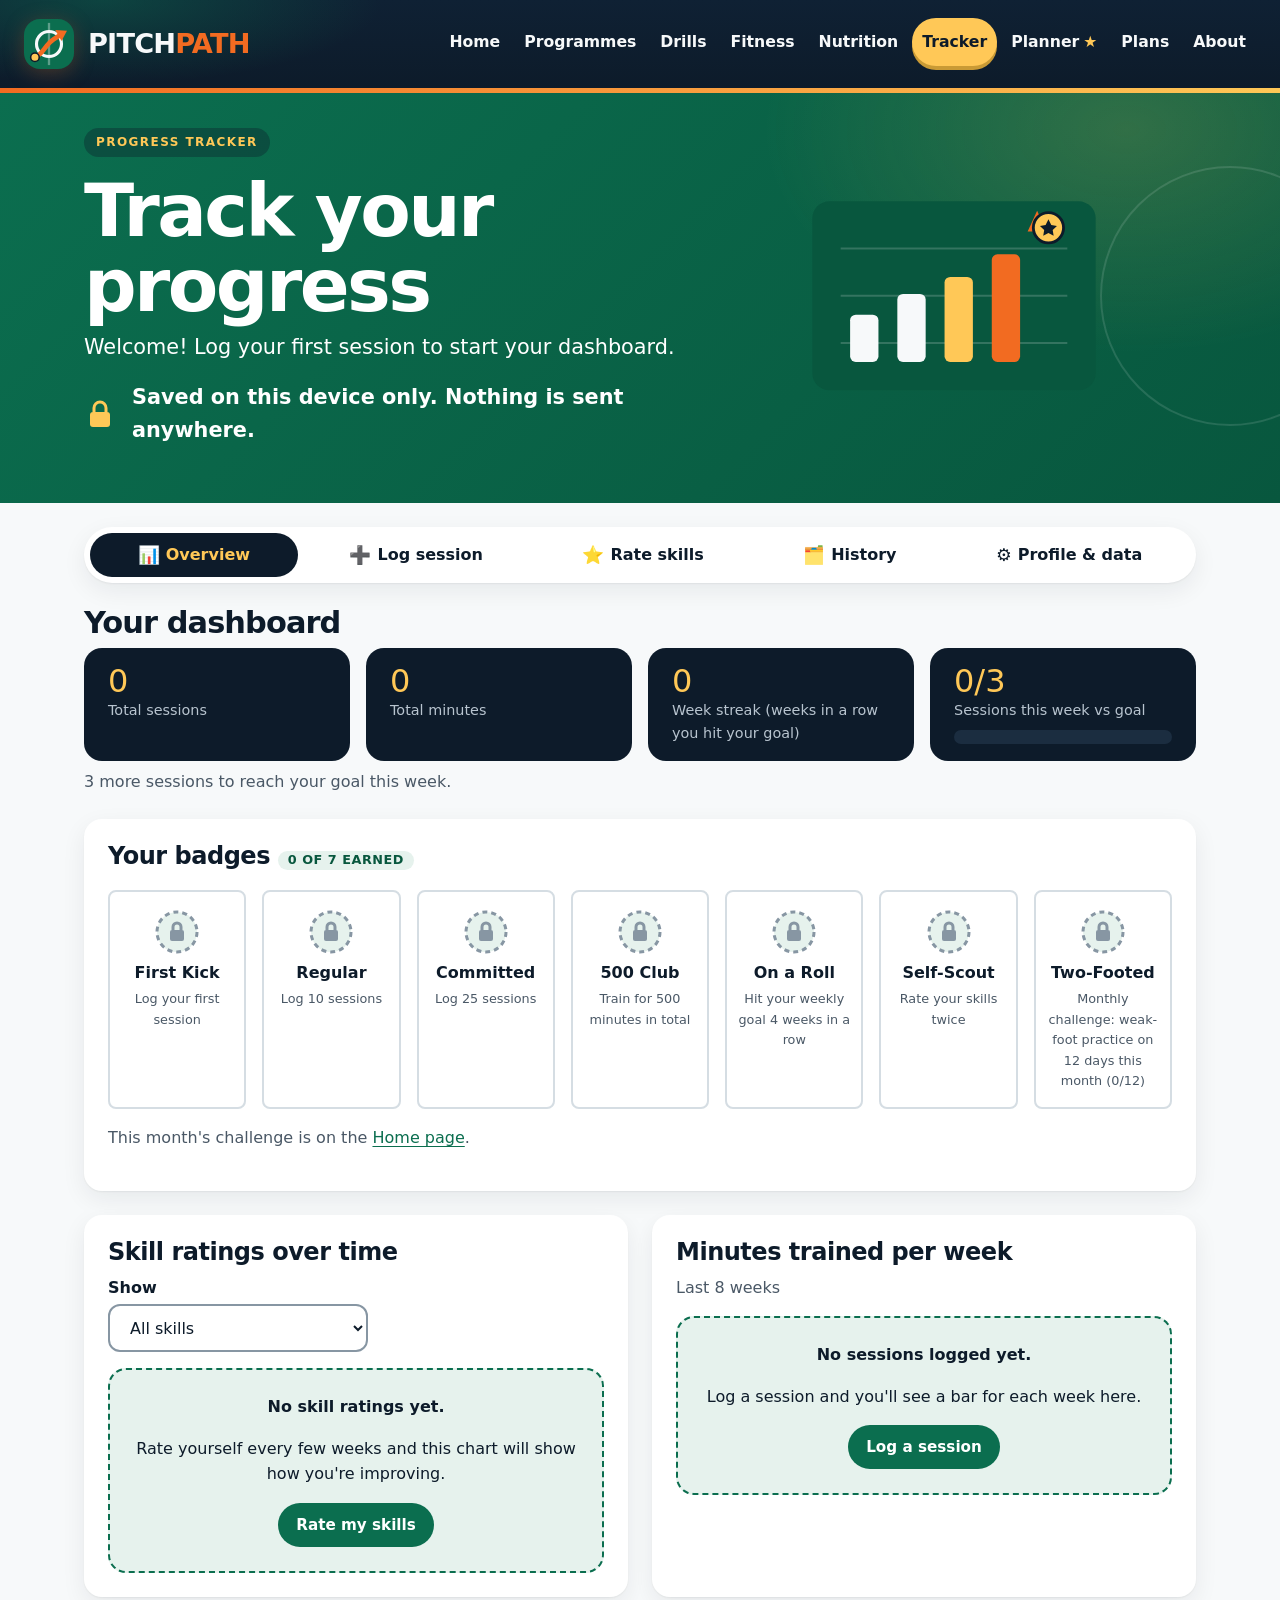
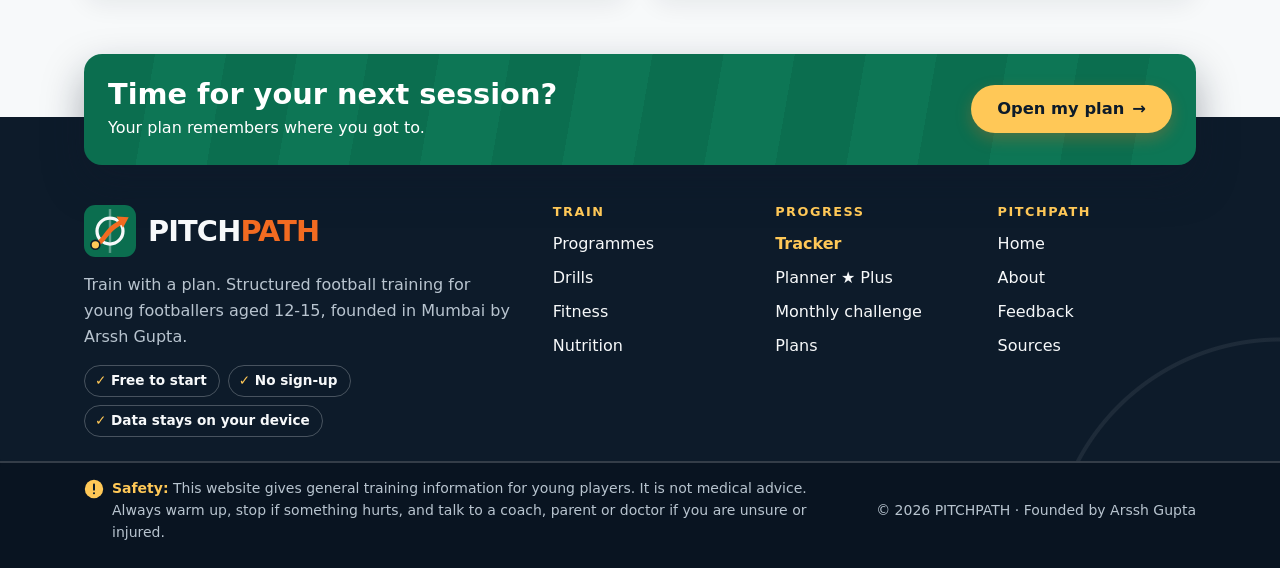
<file: tracker.html>
<!DOCTYPE html>
<html lang="en">
<head>
  <meta charset="utf-8">
  <meta name="viewport" content="width=device-width, initial-scale=1">
  <title>Progress Tracker | PITCHPATH</title>
  <meta name="description" content="Log your football training, rate your skills and see your progress in charts. Your data stays on your device.">
  <link rel="icon" href="assets/img/logo-icon.svg" type="image/svg+xml">
  <link rel="stylesheet" href="assets/css/variables.css">
  <link rel="stylesheet" href="assets/css/base.css">
  <link rel="stylesheet" href="assets/css/components.css">
  <link rel="stylesheet" href="assets/css/pages.css">
  <script type="module" src="assets/js/layout.js"></script>
  <script type="module" src="assets/js/tracker.js"></script>
</head>
<body data-title="Progress Tracker">
  <a class="skip-link" href="#main">Skip to main content</a>
  <div id="site-header"></div>
  <noscript>
    <nav class="noscript-nav" aria-label="Main (no JavaScript)">
      <a href="index.html">Home</a><a href="programmes.html">Programmes</a><a href="drills.html">Drills</a><a href="fitness.html">Fitness</a><a href="nutrition.html">Nutrition</a><a href="tracker.html">Tracker</a><a href="planner.html">Planner</a><a href="plans.html">Plans</a><a href="about.html">About</a><a href="feedback.html">Feedback</a><a href="sources.html">Sources</a>
    </nav>
    <p class="notice notice--warning container">The tracker needs JavaScript turned on to work.</p>
  </noscript>

  <main id="main" tabindex="-1">
    <section class="page-hero">
      <div class="container page-hero__grid">
        <div>
          <span class="eyebrow">Progress tracker</span>
          <h1>Track your progress</h1>
          <p id="welcome">Log sessions. Rate skills. Watch yourself improve.</p>
          <p class="privacy-note">
            <svg viewBox="0 0 32 32" aria-hidden="true"><rect x="6" y="14" width="20" height="15" rx="3" fill="#FFC857"/><path d="M10 14V10a6 6 0 0 1 12 0v4" fill="none" stroke="#FFC857" stroke-width="3"/></svg>
            Saved on this device only. Nothing is sent anywhere.
          </p>
        </div>
        <!-- Animated illustration: bars grow, a line draws, a medal pops -->
        <svg class="hero-art" viewBox="0 0 360 260" aria-hidden="true" focusable="false">
          <rect x="30" y="30" width="300" height="200" rx="18" fill="#08573E"/>
          <g stroke="#F7F9FA" stroke-opacity="0.18" stroke-width="2">
            <line x1="60" y1="80" x2="300" y2="80"/><line x1="60" y1="130" x2="300" y2="130"/><line x1="60" y1="180" x2="300" y2="180"/>
          </g>
          <g class="bars">
            <rect class="bar" x="70" y="150" width="30" height="50" rx="6" fill="#F7F9FA"/>
            <rect class="bar" x="120" y="128" width="30" height="72" rx="6" fill="#F7F9FA"/>
            <rect class="bar" x="170" y="110" width="30" height="90" rx="6" fill="#FFC857"/>
            <rect class="bar" x="220" y="86" width="30" height="114" rx="6" fill="#F26B21"/>
          </g>
          <polyline class="trend" points="85,140 135,118 185,98 235,72 280,58" fill="none" stroke="#FFC857" stroke-width="5" stroke-linecap="round" stroke-linejoin="round"/>
          <g class="medal">
            <path d="M268 40 l10 22 h-20 z" fill="#F26B21"/>
            <circle cx="280" cy="58" r="16" fill="#FFC857" stroke="#0D1B2A" stroke-width="3"/>
            <path d="M280 49 l3 6 6 1 -4.5 4.3 1 6.2 -5.5 -2.9 -5.5 2.9 1 -6.2 -4.5 -4.3 6 -1 z" fill="#0D1B2A"/>
          </g>
        </svg>
      </div>
    </section>

    <div class="container section--tight">
      <p class="notice" id="global-message" role="status"></p>

      <div class="tabset" data-tabs>
        <div class="tabset__list" role="tablist" aria-label="Tracker sections">
          <button type="button" role="tab" aria-controls="overview"><span class="tab-icon" aria-hidden="true">📊</span>Overview</button>
          <button type="button" role="tab" aria-controls="log-session"><span class="tab-icon" aria-hidden="true">➕</span>Log session</button>
          <button type="button" role="tab" aria-controls="rate-skills"><span class="tab-icon" aria-hidden="true">⭐</span>Rate skills</button>
          <button type="button" role="tab" aria-controls="history"><span class="tab-icon" aria-hidden="true">🗂️</span>History</button>
          <button type="button" role="tab" aria-controls="settings"><span class="tab-icon" aria-hidden="true">⚙️</span>Profile &amp; data</button>
        </div>

      <section id="overview">
        <h2 class="panel-title" id="dash-title">Your dashboard</h2>
        <div class="stat-grid">
          <div class="stat"><div class="stat__value" id="stat-sessions">0</div><div class="stat__label">Total sessions</div></div>
          <div class="stat"><div class="stat__value" id="stat-minutes">0</div><div class="stat__label">Total minutes</div></div>
          <div class="stat"><div class="stat__value" id="stat-streak">0</div><div class="stat__label">Week streak (weeks in a row you hit your goal)</div></div>
          <div class="stat">
            <div class="stat__value" id="stat-goal">0/3</div>
            <div class="stat__label">Sessions this week vs goal</div>
            <div class="goal-track" role="progressbar" aria-label="Weekly goal progress" aria-valuemin="0" aria-valuemax="100" aria-valuenow="0"><div class="goal-bar" id="goal-bar"></div></div>
          </div>
        </div>
        <p id="goal-text" class="muted" style="margin-top:var(--space-2)"></p>

        <div class="badges-box">
          <h3>Your badges <span class="badge" id="badge-count"></span></h3>
          <ul class="badge-grid" id="badges"></ul>
          <p class="muted">This month's challenge is on the <a href="index.html#challenge">Home page</a>.</p>
        </div>

        <div class="grid grid--2" style="margin-top:var(--space-4)">
          <div class="chart-card">
            <h3>Skill ratings over time</h3>
            <div class="field" style="max-width:260px;margin-bottom:var(--space-3)">
              <label for="skill-choice">Show</label>
              <select id="skill-choice"></select>
            </div>
            <div id="skill-chart"></div>
            <div id="skill-table"></div>
          </div>
          <div class="chart-card">
            <h3>Minutes trained per week</h3>
            <p class="muted">Last 8 weeks</p>
            <div id="minutes-chart"></div>
          </div>
        </div>
      </section>

        <section class="tracker-panel" id="log-session" hidden>
          <h2 id="log-title">Log a session</h2>
          <form id="session-form" novalidate>
            <div class="form-grid form-grid--2">
              <div class="field">
                <label for="session-date">Date</label>
                <input id="session-date" name="date" type="date" required>
                <span class="field-error" data-error-for="date"></span>
              </div>
              <div class="field">
                <label for="session-type">Session type</label>
                <select id="session-type" name="type" required></select>
                <span class="field-error" data-error-for="type"></span>
              </div>
              <div class="field">
                <label for="session-duration">Duration (minutes)</label>
                <input id="session-duration" name="duration" type="number" min="1" max="300" step="1" inputmode="numeric" required>
                <span class="field-error" data-error-for="duration"></span>
              </div>
              <div class="field">
                <label for="session-position">Position played</label>
                <select id="session-position" name="position"></select>
                <span class="field-error" data-error-for="position"></span>
              </div>
            </div>
            <div class="field" style="margin-top:var(--space-3)">
              <label for="session-effort">Effort (1-10)</label>
              <input id="session-effort" name="effort" type="range" min="1" max="10" step="1" value="5" aria-describedby="effort-value">
              <span class="effort-value" id="effort-value" aria-live="polite"></span>
              <span class="field-error" data-error-for="effort"></span>
              <details>
                <summary>What do the effort numbers mean?</summary>
                <ul class="effort-scale" id="effort-scale"></ul>
              </details>
            </div>
            <div class="field" style="margin-top:var(--space-3)">
              <label for="session-notes">Notes <span class="hint">(optional, max 300 characters)</span></label>
              <textarea id="session-notes" name="notes" maxlength="300" placeholder="e.g. Worked on my weak foot. Felt good."></textarea>
            </div>
            <div class="btn-row"><button type="submit" class="btn btn--primary">Save session</button></div>
            <p class="notice" id="session-message" role="status"></p>
          </form>
        </section>

        <section class="tracker-panel" id="rate-skills" hidden>
          <h2 id="rate-title">Rate your skills</h2>
          <p class="muted">Be honest! Rate yourself every 2-4 weeks to see how you're improving. 1 = need lots of work, 5 = excellent.</p>
          <form id="rating-form" novalidate>
            <div class="field" style="max-width:240px;margin-bottom:var(--space-3)">
              <label for="rating-date">Date</label>
              <input id="rating-date" name="date" type="date" required>
              <span class="field-error" data-error-for="date"></span>
            </div>
            <div class="rating-grid" id="rating-fields"></div>
            <div class="btn-row"><button type="submit" class="btn btn--green">Save ratings</button></div>
            <p class="notice" id="rating-message" role="status"></p>
          </form>
        </section>

      <section id="history" hidden>
        <h2 id="history-heading" tabindex="-1">Session history</h2>
        <div id="history-list"></div>
      </section>

      <section id="settings" hidden>
        <div class="tracker-forms">
        <section class="tracker-panel" aria-labelledby="profile-title">
          <h2 id="profile-title">Your profile <span class="hint" style="font-size:1rem;text-transform:none">(optional)</span></h2>
          <p class="muted">Use a nickname. You don't need your real name.</p>
          <form id="profile-form" novalidate>
            <div class="form-grid form-grid--2">
              <div class="field">
                <label for="profile-nickname">Nickname</label>
                <input id="profile-nickname" name="nickname" type="text" maxlength="20" autocomplete="off">
              </div>
              <div class="field">
                <label for="profile-goal">Weekly goal (sessions)</label>
                <input id="profile-goal" name="weeklyGoal" type="number" min="1" max="7" step="1" inputmode="numeric">
                <span class="field-error" data-error-for="weeklyGoal"></span>
              </div>
              <div class="field">
                <label for="profile-position">Main position</label>
                <select id="profile-position" name="position"></select>
                <span class="field-error" data-error-for="position"></span>
              </div>
              <div class="field">
                <label for="profile-level">Level</label>
                <select id="profile-level" name="level"></select>
                <span class="field-error" data-error-for="level"></span>
              </div>
            </div>
            <div class="btn-row"><button type="submit" class="btn btn--green">Save profile</button></div>
            <p class="notice" id="profile-message" role="status"></p>
          </form>
        </section>
        <section class="tracker-panel" aria-labelledby="data-title">
          <h2 id="data-title">Your data</h2>
          <p>Download a backup file, or move your data to another device by importing the file there.</p>
          <div class="btn-row">
            <button type="button" class="btn btn--green" id="export-btn">Export (download JSON)</button>
          </div>
          <div class="field">
            <label for="import-file">Import a backup file (.json)</label>
            <input id="import-file" type="file" accept=".json,application/json">
            <span class="hint">You'll be asked to confirm before anything is replaced.</span>
          </div>
          <div class="btn-row">
            <button type="button" class="btn btn--danger" id="reset-btn">Reset: delete all data</button>
          </div>
          <p class="notice" id="data-message" role="status"></p>
        </section>
        </div>
      </section>
      </div>
    </div>
  </main>

  <div id="site-footer"></div>
</body>
</html>
</file>
<file: assets/css/variables.css>
/* =========================================================
   variables.css — THE ONE PLACE to change the brand look.
   Change a colour or font here and the whole site updates.
   Every text/background pair used on the site is listed in
   docs/branding-checklist.md with its contrast ratio.
   ========================================================= */

:root {
  /* ---- Brand colours (from the spec) ---- */
  --color-primary: #0B6E4F;       /* pitch green */
  --color-primary-dark: #08573E;  /* darker green for hovers */
  --color-secondary: #F26B21;     /* energy orange (backgrounds only, with navy text) */
  --color-secondary-text: #B8460C;/* darker orange, safe for TEXT on light backgrounds */
  --color-dark: #0D1B2A;          /* night navy */
  --color-dark-2: #1B2D40;        /* slightly lighter navy for cards on dark */
  --color-light: #F7F9FA;         /* off-white */
  --color-white: #FFFFFF;
  --color-accent: #FFC857;        /* highlight yellow (backgrounds or text on navy only) */
  --color-tint: #E6F2ED;          /* very light green for soft panels */

  /* ---- Text colours ---- */
  --text-on-light: #0D1B2A;
  --text-on-dark: #F7F9FA;
  --text-muted: #4A5866;          /* grey text on light backgrounds (6.9:1) */
  --text-muted-on-dark: #B8C4CF;  /* grey text on navy (9.8:1) */
  --color-error: #B3261E;         /* error red text on light (6.5:1) */
  --color-border: #D5DDE3;

  /* ---- Fonts (maximum two families) ---- */
  /* Headings: the same clean system font as the body, extra bold.
     (Version 7: swapped Arial Black for a calmer, more modern look.) */
  --font-heading: system-ui, -apple-system, "Segoe UI", Roboto, "Helvetica Neue", Arial, sans-serif;
  /* Body: easy-to-read system fonts */
  --font-body: system-ui, -apple-system, "Segoe UI", Roboto, "Helvetica Neue", Arial, sans-serif;

  --font-size-base: 1rem;         /* 16px */
  --line-height: 1.6;

  /* ---- Spacing scale ---- */
  --space-1: 0.25rem;
  --space-2: 0.5rem;
  --space-3: 1rem;
  --space-4: 1.5rem;
  --space-5: 2.5rem;
  --space-6: 4rem;

  /* ---- Shapes and effects ---- */
  --radius: 18px;
  --radius-small: 8px;
  --shadow: 0 1px 2px rgba(13, 27, 42, 0.06), 0 8px 24px rgba(13, 27, 42, 0.07);
  --shadow-hover: 0 2px 4px rgba(13, 27, 42, 0.06), 0 16px 36px rgba(13, 27, 42, 0.14);
  --focus-ring: 3px solid #0D1B2A;
  --angle: 0px;                   /* diagonal section edges: 0 = straight (version 7). Try 4vw for angled. */
  --max-width: 1160px;
  --header-height: 88px;          /* bigger header (version 12); 72px on phones, see pages.css */
}
</file>
<file: assets/css/base.css>
/* =========================================================
   base.css — reset, typography and page layout.
   Mobile-first: styles here are for phones, and media
   queries at the bottom add changes for bigger screens.
   ========================================================= */

*, *::before, *::after { box-sizing: border-box; }

/* Anything with the hidden attribute stays hidden, even if a class says display: flex */
[hidden] { display: none !important; }

html { -webkit-text-size-adjust: 100%; scroll-behavior: smooth; }

body {
  margin: 0;
  font-family: var(--font-body);
  font-size: var(--font-size-base);
  line-height: var(--line-height);
  color: var(--text-on-light);
  background: var(--color-light);
  overflow-x: hidden; /* safety net: never scroll sideways */
}

img, svg, canvas { max-width: 100%; height: auto; }

/* ---- Headings ---- */
h1, h2, h3, h4 {
  font-family: var(--font-heading);
  line-height: 1.15;
  margin: 0 0 var(--space-3);
  letter-spacing: -0.01em;
}
h1 { font-size: clamp(2rem, 7vw, 3.4rem); text-transform: uppercase; }
h2 { font-size: clamp(1.5rem, 4.5vw, 2.2rem); text-transform: uppercase; }
h3 { font-size: 1.25rem; }
h4 { font-size: 1.05rem; }

p { margin: 0 0 var(--space-3); }
ul, ol { padding-left: 1.4rem; margin: 0 0 var(--space-3); }
li { margin-bottom: var(--space-1); }

a { color: var(--color-primary); text-underline-offset: 3px; }
a:hover { color: var(--color-primary-dark); }

/* Visible focus outline for keyboard users, on every page */
:focus-visible {
  outline: var(--focus-ring);
  outline-offset: 3px;
  border-radius: 4px;
}
.on-dark :focus-visible, .site-header :focus-visible, .site-footer :focus-visible {
  outline-color: var(--color-accent);
}

/* ---- Skip link: first thing a keyboard user reaches ---- */
.skip-link {
  position: absolute;
  left: var(--space-3);
  top: -100px;
  z-index: 1000;
  background: var(--color-accent);
  color: var(--color-dark);
  padding: var(--space-2) var(--space-3);
  font-weight: 700;
  border-radius: var(--radius-small);
}
.skip-link:focus { top: var(--space-2); }

/* Text only screen readers can hear */
.visually-hidden {
  position: absolute !important;
  width: 1px; height: 1px;
  padding: 0; margin: -1px;
  overflow: hidden; clip: rect(0 0 0 0);
  white-space: nowrap; border: 0;
}

/* ---- Layout helpers ---- */
.container {
  width: 100%;
  max-width: var(--max-width);
  margin: 0 auto;
  padding: 0 var(--space-3);
}

main { display: block; min-height: 60vh; }
main:focus { outline: none; }

/* padding-block only sets top + bottom, so it never removes a container's side padding */
.section { padding-block: var(--space-5); }
.section--tight { padding-block: var(--space-4); }

.lead { font-size: 1.15rem; max-width: 65ch; }
.muted { color: var(--text-muted); }
.text-center { text-align: center; }

.grid { display: grid; gap: var(--space-4); grid-template-columns: 1fr; }
.grid > * { min-width: 0; } /* stops long content from making a column too wide */

/* ---- Tablet ---- */
@media (min-width: 601px) {
  .container { padding: 0 var(--space-4); }
  .grid--2, .grid--3, .grid--4, .grid--5 { grid-template-columns: repeat(2, 1fr); }
  .section { padding-block: var(--space-6); }
}

/* ---- Laptop ---- */
@media (min-width: 1025px) {
  .grid--3 { grid-template-columns: repeat(3, 1fr); }
  .grid--4 { grid-template-columns: repeat(4, 1fr); }
  .grid--5 { grid-template-columns: repeat(5, 1fr); }
}

/* Respect people who ask for less motion */
@media (prefers-reduced-motion: reduce) {
  html { scroll-behavior: auto; }
  *, *::before, *::after {
    animation-duration: 0.01ms !important;
    animation-iteration-count: 1 !important;
    transition-duration: 0.01ms !important;
  }
}
</file>
<file: assets/css/components.css>
/* =========================================================
   components.css — reusable pieces used on many pages:
   header, nav, buttons, cards, badges, tabs, accordions,
   modal, forms, tables, footer and the disclaimer strip.
   ========================================================= */

/* ---------- Header and navigation ---------- */
.site-header {
  position: sticky;
  top: 0;
  z-index: 100;
  background: var(--color-dark);
  color: var(--text-on-dark);
  border-bottom: 4px solid var(--color-secondary);
}
.site-header__inner {
  display: flex;
  align-items: center;
  justify-content: space-between;
  min-height: var(--header-height);
  gap: var(--space-3);
}
.brand {
  display: inline-flex;
  align-items: center;
  gap: var(--space-2);
  color: var(--text-on-dark);
  text-decoration: none;
  font-family: var(--font-heading);
  font-size: 1.3rem;
  letter-spacing: 0.02em;
  min-height: 44px;
}
.brand:hover { color: var(--color-accent); }
.brand img { width: 38px; height: 38px; }

/* The menu button only shows on phones and tablets */
.nav-toggle {
  display: inline-flex;
  align-items: center;
  gap: var(--space-2);
  min-width: 44px;
  min-height: 44px;
  padding: 0 var(--space-3);
  background: transparent;
  color: var(--text-on-dark);
  border: 2px solid var(--text-muted-on-dark);
  border-radius: var(--radius-small);
  font: inherit;
  font-weight: 700;
  cursor: pointer;
}
.nav-toggle__bars, .nav-toggle__bars::before, .nav-toggle__bars::after {
  display: block;
  width: 20px; height: 2px;
  background: currentColor;
  position: relative;
  transition: transform 0.2s;
}
.nav-toggle__bars::before, .nav-toggle__bars::after { content: ""; position: absolute; left: 0; }
.nav-toggle__bars::before { top: -6px; }
.nav-toggle__bars::after { top: 6px; }
.nav-toggle[aria-expanded="true"] .nav-toggle__bars { background: transparent; }
.nav-toggle[aria-expanded="true"] .nav-toggle__bars::before { transform: translateY(6px) rotate(45deg); }
.nav-toggle[aria-expanded="true"] .nav-toggle__bars::after { transform: translateY(-6px) rotate(-45deg); }

.main-nav {
  display: none; /* hidden on small screens until the button opens it */
  position: absolute;
  left: 0; right: 0;
  top: 100%;
  background: var(--color-dark);
  border-bottom: 4px solid var(--color-secondary);
  padding: var(--space-2) var(--space-3) var(--space-4);
  max-height: calc(100vh - var(--header-height));
  overflow-y: auto;
}
.main-nav.is-open { display: block; }
.main-nav ul { list-style: none; margin: 0; padding: 0; }
.main-nav a {
  display: flex;
  align-items: center;
  min-height: 48px;
  padding: 0 var(--space-3);
  color: var(--text-on-dark);
  text-decoration: none;
  font-weight: 700;
  border-radius: var(--radius-small);
}
.main-nav a:hover { background: var(--color-dark-2); color: var(--color-accent); }
.main-nav a[aria-current="page"] {
  background: var(--color-accent);
  color: var(--color-dark);
}

@media (min-width: 1025px) {
  .nav-toggle { display: none; }
  .main-nav {
    display: block;
    position: static;
    padding: 0;
    border: 0;
    max-height: none;
    overflow: visible;
  }
  .main-nav ul { display: flex; gap: var(--space-1); }
  .main-nav a { min-height: 44px; padding: 0 var(--space-3); }
}

/* Simple nav shown only when JavaScript is off */
.noscript-nav { background: var(--color-dark); padding: var(--space-3); }
.noscript-nav a { color: var(--text-on-dark); margin-right: var(--space-3); display: inline-block; min-height: 44px; }

/* ---------- Breadcrumbs ---------- */
.breadcrumbs { font-size: 0.95rem; padding: var(--space-3) 0 0; }
.breadcrumbs ol { list-style: none; padding: 0; margin: 0; display: flex; flex-wrap: wrap; gap: var(--space-2); }
.breadcrumbs li + li::before { content: "›"; margin-right: var(--space-2); color: var(--text-muted); }

/* ---------- Buttons ---------- */
.btn {
  display: inline-flex;
  align-items: center;
  justify-content: center;
  gap: var(--space-2);
  min-height: 48px;
  padding: 0 var(--space-4);
  border: 3px solid transparent;
  border-radius: 999px;
  font-family: var(--font-body);
  font-size: 1rem;
  font-weight: 800;
  text-decoration: none;
  text-transform: uppercase;
  letter-spacing: 0.04em;
  cursor: pointer;
  transition: transform 0.15s, box-shadow 0.15s, background-color 0.15s;
}
.btn:hover { transform: translateY(-2px); box-shadow: var(--shadow-hover); }
.btn:active { transform: translateY(0); }

/* Orange button: navy text (5.7:1). White text on orange would fail contrast. */
.btn--primary { background: var(--color-secondary); color: var(--color-dark); }
.btn--primary:hover { background: #F7853F; color: var(--color-dark); }

.btn--green { background: var(--color-primary); color: var(--color-white); }
.btn--green:hover { background: var(--color-primary-dark); color: var(--color-white); }

.btn--outline { background: transparent; color: var(--color-dark); border-color: var(--color-dark); }
.btn--outline:hover { background: var(--color-dark); color: var(--text-on-dark); }

.on-dark .btn--outline { color: var(--text-on-dark); border-color: var(--text-on-dark); }
.on-dark .btn--outline:hover { background: var(--text-on-dark); color: var(--color-dark); }

.btn--danger { background: var(--color-white); color: var(--color-error); border-color: var(--color-error); }
.btn--danger:hover { background: var(--color-error); color: var(--color-white); }

.btn--small { min-height: 44px; padding: 0 var(--space-3); font-size: 0.9rem; }

.btn-row { display: flex; flex-wrap: wrap; gap: var(--space-3); margin: var(--space-4) 0; }

/* ---------- Cards ---------- */
.card {
  background: var(--color-white);
  border-radius: var(--radius);
  box-shadow: var(--shadow);
  padding: var(--space-4);
  border-top: 6px solid var(--color-primary);
  transition: transform 0.15s, box-shadow 0.15s;
  display: flex;
  flex-direction: column;
}
.card h3 { margin-bottom: var(--space-2); }
.card p:last-child { margin-bottom: 0; }
.card--link { position: relative; }
.card--link:hover { transform: translateY(-4px); box-shadow: var(--shadow-hover); }
.card--link a::after { content: ""; position: absolute; inset: 0; } /* whole card clickable */
.card--link a { text-decoration: none; color: var(--text-on-light); }
.card--orange { border-top-color: var(--color-secondary); }
.card--navy { border-top-color: var(--color-dark); }
.card--yellow { border-top-color: var(--color-accent); }

.card__icon {
  width: 56px; height: 56px;
  border-radius: 50%;
  background: var(--color-tint);
  display: grid; place-items: center;
  margin-bottom: var(--space-3);
}
.card__icon svg { width: 30px; height: 30px; }

/* ---------- Badges / chips ---------- */
.badge {
  display: inline-block;
  padding: 2px 10px;
  border-radius: 999px;
  font-size: 0.8rem;
  font-weight: 700;
  text-transform: uppercase;
  letter-spacing: 0.04em;
  background: var(--color-tint);
  color: var(--color-primary-dark);
  margin: 0 4px 4px 0;
}
.badge--beginner { background: #E6F2ED; color: #08573E; }
.badge--intermediate { background: #FFF1D6; color: #7A4A00; }
.badge--advanced { background: #FDE3D3; color: #8A3208; }
.badge--dark { background: var(--color-dark); color: var(--text-on-dark); }

/* ---------- Diagonal section dividers (sporty angled edges) ---------- */
.band {
  position: relative;
  padding: calc(var(--space-5) + var(--angle)) 0;
  clip-path: polygon(0 var(--angle), 100% 0, 100% calc(100% - var(--angle)), 0 100%);
}
.band--dark { background: var(--color-dark); color: var(--text-on-dark); }
.band--green { background: var(--color-primary); color: var(--color-white); }
.band--tint { background: var(--color-tint); }
.band--dark a:not(.btn), .band--green a:not(.btn) { color: var(--color-accent); }
.band--green .card a, .band--dark .card a { color: var(--text-on-light); }

/* ---------- Page hero (top banner of inner pages) ---------- */
.page-hero {
  background: var(--color-primary);
  color: var(--color-white);
  padding: var(--space-5) 0 calc(var(--space-5) + var(--angle));
  clip-path: polygon(0 0, 100% 0, 100% calc(100% - var(--angle)), 0 100%);
  position: relative;
  overflow: hidden;
}
.page-hero::after { /* centre circle pitch marking */
  content: "";
  position: absolute;
  right: -80px; top: 50%;
  width: 260px; height: 260px;
  border: 4px solid rgba(255, 255, 255, 0.18);
  border-radius: 50%;
  transform: translateY(-50%);
  pointer-events: none;
}
.page-hero p { max-width: 60ch; font-size: 1.1rem; }
.page-hero .eyebrow { color: var(--color-accent); background: var(--color-dark); }

.eyebrow {
  display: inline-block;
  font-weight: 800;
  text-transform: uppercase;
  letter-spacing: 0.1em;
  font-size: 0.8rem;
  padding: 4px 12px;
  border-radius: 999px;
  background: var(--color-dark);
  color: var(--color-accent);
  margin-bottom: var(--space-3);
}

/* ---------- Tabs (level selector) ---------- */
.tabs { display: flex; flex-wrap: wrap; gap: var(--space-2); margin-bottom: var(--space-4); }
.tab {
  min-height: 48px;
  padding: 0 var(--space-4);
  border-radius: 999px;
  border: 3px solid var(--color-dark);
  background: var(--color-white);
  color: var(--color-dark);
  font: inherit;
  font-weight: 800;
  cursor: pointer;
}
.tab[aria-selected="true"] { background: var(--color-dark); color: var(--color-accent); }
.tab:hover { background: var(--color-tint); }
.tab[aria-selected="true"]:hover { background: var(--color-dark); }

/* ---------- Accordion ---------- */
.accordion { border-radius: var(--radius); background: var(--color-white); box-shadow: var(--shadow); margin-bottom: var(--space-3); overflow: hidden; }
.accordion__button {
  width: 100%;
  display: flex;
  justify-content: space-between;
  align-items: center;
  gap: var(--space-3);
  min-height: 56px;
  padding: var(--space-3) var(--space-4);
  background: var(--color-white);
  border: 0;
  font: inherit;
  font-weight: 700;
  text-align: left;
  color: var(--text-on-light);
  cursor: pointer;
}
.accordion__button:hover { background: var(--color-tint); }
.accordion__button::after {
  content: "+";
  font-family: var(--font-heading);
  font-size: 1.5rem;
  color: var(--color-primary);
  flex-shrink: 0;
}
.accordion__button[aria-expanded="true"]::after { content: "–"; }
.accordion__panel { padding: 0 var(--space-4) var(--space-4); border-top: 1px solid var(--color-border); }
.accordion__panel[hidden] { display: none; }

/* ---------- Modal (drill detail) ---------- */
.modal {
  border: 0;
  padding: 0;
  border-radius: var(--radius);
  width: min(760px, calc(100vw - 24px));
  max-height: calc(100vh - 24px);
  box-shadow: 0 20px 60px rgba(0, 0, 0, 0.4);
  color: var(--text-on-light);
}
.modal::backdrop { background: rgba(13, 27, 42, 0.7); }
.modal__header {
  position: sticky; top: 0;
  background: var(--color-dark);
  color: var(--text-on-dark);
  padding: var(--space-3) var(--space-4);
  display: flex; justify-content: space-between; align-items: flex-start; gap: var(--space-3);
  z-index: 1;
}
.modal__header h2 { font-size: 1.4rem; margin: 0; }
.modal__close {
  min-width: 44px; min-height: 44px;
  background: var(--color-accent); color: var(--color-dark);
  border: 0; border-radius: 50%;
  font-size: 1.4rem; font-weight: 900; cursor: pointer; flex-shrink: 0;
}
.modal__body { padding: var(--space-4); }

/* ---------- Forms ---------- */
.form-grid { display: grid; gap: var(--space-3); grid-template-columns: 1fr; }
@media (min-width: 601px) { .form-grid--2 { grid-template-columns: 1fr 1fr; } }
.field { display: flex; flex-direction: column; gap: var(--space-1); }
.field label, .field legend { font-weight: 700; }
.field .hint { font-size: 0.9rem; color: var(--text-muted); }
input, select, textarea {
  font: inherit;
  min-height: 48px;
  padding: var(--space-2) var(--space-3);
  border: 2px solid #8796A3;
  border-radius: var(--radius-small);
  background: var(--color-white);
  color: var(--text-on-light);
  width: 100%;
}
textarea { min-height: 96px; resize: vertical; }
input:focus-visible, select:focus-visible, textarea:focus-visible { border-color: var(--color-primary); }
input[type="range"] { padding: 0; border: 0; accent-color: var(--color-primary); }
input[type="file"] { border-style: dashed; }
input[aria-invalid="true"], select[aria-invalid="true"], textarea[aria-invalid="true"] { border-color: var(--color-error); }
.field-error { color: var(--color-error); font-weight: 700; font-size: 0.9rem; min-height: 0; }
.field-error:empty { display: none; }
fieldset { border: 0; padding: 0; margin: 0; }
.radio-row { display: flex; flex-wrap: wrap; gap: var(--space-2); }
.radio-row label {
  display: inline-flex; align-items: center; gap: var(--space-2);
  min-height: 44px; padding: 0 var(--space-3);
  border: 2px solid var(--color-border); border-radius: 999px; font-weight: 600; cursor: pointer;
  background: var(--color-white);
}
.radio-row input { width: auto; min-height: 0; }
.radio-row label:has(input:checked) { border-color: var(--color-primary); background: var(--color-tint); }

/* Status messages (success / error) */
.notice {
  padding: var(--space-3) var(--space-4);
  border-radius: var(--radius-small);
  border-left: 6px solid var(--color-primary);
  background: var(--color-tint);
  margin: var(--space-3) 0;
}
.notice--warning { border-left-color: #D98E04; background: #FFF4E5; }
.notice--error { border-left-color: var(--color-error); background: #FDECEA; }
.notice:empty { display: none; }

/* ---------- Tables (scroll sideways inside their box on phones) ---------- */
.table-wrap { width: 100%; overflow-x: auto; border-radius: var(--radius-small); }
table { width: 100%; border-collapse: collapse; background: var(--color-white); }
th, td { padding: var(--space-2) var(--space-3); text-align: left; border-bottom: 1px solid var(--color-border); vertical-align: top; }
th { background: var(--color-dark); color: var(--text-on-dark); font-size: 0.9rem; text-transform: uppercase; letter-spacing: 0.04em; }
tbody tr:nth-child(even) { background: #F1F5F7; }

/* ---------- Disclaimer strip ---------- */
.disclaimer {
  background: var(--color-accent);
  color: var(--color-dark);
  padding: var(--space-3) 0;
  font-weight: 600;
}
.disclaimer p { margin: 0; display: flex; gap: var(--space-3); align-items: flex-start; }
.disclaimer svg { flex-shrink: 0; width: 28px; height: 28px; }

/* ---------- Footer ---------- */
.site-footer {
  position: relative;
  background: var(--color-dark);
  color: var(--text-muted-on-dark);
  margin-top: 120px;             /* room for the "next step" card that sticks up */
  padding-top: 1px;
  /* faint centre-circle pitch marking, drawn as a background so nothing spills out */
  background-image: radial-gradient(circle at 100% 100%, transparent 0 226px, rgba(247, 249, 250, 0.07) 227px 230px, transparent 231px);
}
.site-footer a { color: var(--text-on-dark); text-decoration: none; }

/* 1. The "next step" card, half over the page and half over the footer */
.footer-cta {
  position: relative;
  margin-top: -64px;
  display: flex; flex-wrap: wrap; align-items: center; justify-content: space-between; gap: var(--space-3);
  padding: var(--space-4);
  border-radius: var(--radius);
  color: var(--color-white);
  /* mown-grass stripes, like a real pitch */
  background: repeating-linear-gradient(100deg, #0B6E4F 0 70px, #0D7655 70px 140px);
  box-shadow: 0 18px 40px rgba(13, 27, 42, 0.35);
}
.footer-cta__title { font-family: var(--font-heading); font-size: clamp(1.3rem, 4vw, 1.8rem); text-transform: uppercase; margin: 0 0 var(--space-1); color: var(--color-white); line-height: 1.15; }
.footer-cta__text { margin: 0; color: var(--color-white); }
.footer-cta .btn--primary { background: var(--color-accent); color: var(--color-dark); }
.footer-cta .btn--primary:hover { background: var(--color-white); color: var(--color-dark); }

/* 2. Brand block + link columns */
.footer-main { display: grid; gap: var(--space-5); padding: var(--space-5) 0 var(--space-4); position: relative; }
@media (min-width: 900px) { .footer-main { grid-template-columns: 1.2fr 1.8fr; } }
.footer-brand { display: inline-flex; align-items: center; gap: var(--space-2); font-family: var(--font-heading); font-size: 1.5rem; color: var(--text-on-dark); min-height: 44px; }
.footer-brand img { width: 44px; height: 44px; transition: transform 0.5s cubic-bezier(0.3, 1.6, 0.5, 1); }
.footer-brand:hover img { transform: rotate(-360deg); }
.footer-about p { margin: var(--space-2) 0 var(--space-3); max-width: 42ch; }
.footer-chips { list-style: none; padding: 0; margin: 0; display: flex; flex-wrap: wrap; gap: var(--space-2); }
.footer-chips li {
  margin: 0; font-size: 0.85rem; font-weight: 700; color: var(--text-on-dark);
  padding: 4px 12px 4px 26px; border-radius: 999px; position: relative;
  border: 1px solid rgba(247, 249, 250, 0.25);
}
.footer-chips li::before { content: "✓"; position: absolute; left: 10px; color: var(--color-accent); }

.footer-links { display: grid; gap: var(--space-4); grid-template-columns: repeat(2, 1fr); }
@media (min-width: 601px) { .footer-links { grid-template-columns: repeat(3, 1fr); } }
.footer-col h2 {
  font-family: var(--font-body); font-size: 0.8rem; font-weight: 800;
  text-transform: uppercase; letter-spacing: 0.12em;
  color: var(--color-accent); margin-bottom: var(--space-2);
}
.footer-col ul { list-style: none; padding: 0; margin: 0; }
.footer-col li { margin: 0; }
.footer-col a {
  position: relative;
  display: inline-flex; align-items: center;
  min-height: 34px; color: var(--text-on-dark);
  transition: color 0.2s, transform 0.2s;
}
.footer-col a::before { content: "›"; position: absolute; left: -14px; color: var(--color-secondary); font-weight: 900; opacity: 0; transform: translateX(-6px); transition: opacity 0.2s, transform 0.2s; }
.footer-col a:hover { color: var(--color-accent); transform: translateX(4px); }
.footer-col a:hover::before { opacity: 1; transform: none; }
.footer-col a[aria-current="page"] { color: var(--color-accent); font-weight: 700; }
@media (pointer: coarse) { .footer-col a { min-height: 44px; } } /* bigger tap targets on touch screens */

/* 3. Bottom bar: safety note + copyright, with a ball rolling along the touchline */
.footer-bottom { position: relative; background: #091421; padding: var(--space-3) 0 var(--space-4); }
@media (max-width: 899px) { .footer-bottom { padding-bottom: 80px; } } /* keeps text clear of the back-to-top button */
.footer-touchline { position: absolute; left: 0; right: 0; top: 0; height: 2px; background: rgba(247, 249, 250, 0.18); }
.footer-ball {
  position: absolute; top: -9px; left: -24px;
  width: 18px; height: 18px; border-radius: 50%;
  background: radial-gradient(circle at 50% 50%, #0D1B2A 0 3px, transparent 3.5px),
              radial-gradient(circle at 20% 30%, #0D1B2A 0 2px, transparent 2.5px),
              radial-gradient(circle at 80% 30%, #0D1B2A 0 2px, transparent 2.5px),
              radial-gradient(circle at 30% 85%, #0D1B2A 0 2px, transparent 2.5px),
              radial-gradient(circle at 75% 85%, #0D1B2A 0 2px, transparent 2.5px),
              #F7F9FA;
  box-shadow: 0 2px 6px rgba(0, 0, 0, 0.4);
  animation: ball-roll 14s linear infinite;
}
@keyframes ball-roll {
  0% { left: -24px; transform: rotate(0deg); }
  55% { left: calc(100% + 24px); transform: rotate(1440deg); }
  100% { left: calc(100% + 24px); transform: rotate(1440deg); }
}
.footer-bottom__inner { display: grid; gap: var(--space-2); }
@media (min-width: 900px) { .footer-bottom__inner { grid-template-columns: 1fr auto; align-items: center; gap: var(--space-5); } }
.footer-safety { display: flex; gap: var(--space-2); align-items: flex-start; margin: 0; font-size: 0.875rem; color: var(--text-muted-on-dark); }
.footer-safety svg { width: 20px; height: 20px; flex-shrink: 0; margin-top: 2px; }
.footer-safety strong { color: var(--color-accent); }
.footer-copy { margin: 0; font-size: 0.875rem; color: var(--text-muted-on-dark); white-space: nowrap; }
@media (max-width: 899px) { .footer-copy { white-space: normal; } }

/* ---------- Small utilities ---------- */
.stat-grid { display: grid; gap: var(--space-3); grid-template-columns: repeat(2, 1fr); }
@media (min-width: 601px) { .stat-grid { grid-template-columns: repeat(4, 1fr); } }
.stat {
  background: var(--color-dark);
  color: var(--text-on-dark);
  border-radius: var(--radius);
  padding: var(--space-3) var(--space-4);
}
.stat__value { font-family: var(--font-heading); font-size: 2rem; color: var(--color-accent); line-height: 1.1; }
.stat__label { font-size: 0.9rem; color: var(--text-muted-on-dark); }

.check-list { list-style: none; padding: 0; }
.check-list li { padding-left: 2rem; position: relative; margin-bottom: var(--space-2); }
.check-list li::before {
  content: "✓";
  position: absolute; left: 0; top: 0;
  width: 1.4rem; height: 1.4rem;
  border-radius: 50%;
  background: var(--color-primary); color: var(--color-white);
  display: grid; place-items: center;
  font-size: 0.8rem; font-weight: 900;
}

.placeholder-img {
  width: 100%;
  border-radius: var(--radius);
  display: block;
}

.flag {
  background: #FFF4E5;
  border: 2px dashed var(--color-secondary-text);
  border-radius: var(--radius-small);
  padding: var(--space-2) var(--space-3);
  font-size: 0.9rem;
}

/* In-page "Are you sure?" box (see askToConfirm in storage.js) */
.confirm-dialog { width: min(480px, calc(100vw - 24px)); }

/* =========================================================
   ANIMATIONS AND EFFECTS (driven by assets/js/effects.js)
   Everything here is switched off for "reduced motion"
   by the rule at the bottom of base.css.
   ========================================================= */

/* Page gently fades in */
main { animation: page-in 0.5s ease both; }
@keyframes page-in { from { opacity: 0; transform: translateY(8px); } to { opacity: 1; transform: none; } }

/* Fade-up reveal: only hidden once JS has added .js-motion to <html> */
.js-motion [data-reveal] {
  opacity: 0;
  transform: translateY(24px);
  transition: opacity 0.6s ease, transform 0.6s cubic-bezier(0.2, 0.7, 0.2, 1);
  transition-delay: var(--reveal-delay, 0ms);
}
.js-motion [data-reveal].is-visible { opacity: 1; transform: none; }

/* Scroll progress bar at the very top of the window */
.scroll-progress {
  position: fixed; top: 0; left: 0; right: 0; height: 4px; z-index: 200;
  background: linear-gradient(90deg, var(--color-secondary), var(--color-accent));
  transform: scaleX(0); transform-origin: left center;
  pointer-events: none;
}

/* Header gets a shadow and tightens once you scroll */
.site-header { transition: box-shadow 0.25s; }
.site-header__inner { transition: min-height 0.25s; }
.site-header.is-scrolled { box-shadow: 0 8px 24px rgba(13, 27, 42, 0.35); }
/* (The header used to shrink here; that moved the whole page while scrolling, so it now keeps its height.) */
.brand img { transition: transform 0.4s cubic-bezier(0.3, 1.6, 0.5, 1); }
.brand:hover img { transform: rotate(-12deg) scale(1.08); }

/* Underline that slides in under menu links (big screens) */
@media (min-width: 1025px) {
  .main-nav a { position: relative; }
  .main-nav a:not([aria-current])::after {
    content: ""; position: absolute; left: 14px; right: 14px; bottom: 8px; height: 3px;
    background: var(--color-accent); border-radius: 2px;
    transform: scaleX(0); transform-origin: left; transition: transform 0.25s;
  }
  .main-nav a:not([aria-current]):hover::after { transform: scaleX(1); }
  .main-nav a:hover { background: transparent; }
}

/* Button arrow that nudges forward on hover */
.btn--arrow::after { content: "→"; display: inline-block; transition: transform 0.2s; }
.btn--arrow:hover::after { transform: translateX(4px); }

/* Shine sweep across buttons on hover */
.btn { position: relative; overflow: hidden; }
.btn::before {
  content: ""; position: absolute; top: 0; bottom: 0; left: -60%; width: 40%;
  background: linear-gradient(100deg, transparent, rgba(255, 255, 255, 0.35), transparent);
  transform: skewX(-20deg); pointer-events: none;
}
.btn:hover::before { animation: shine 0.7s ease; }
@keyframes shine { to { left: 130%; } }

/* 3D tilt on cards (mouse only; set by effects.js) */
.card--link, .plan, .position-picker a, .programme-choice {
  transform-style: preserve-3d;
}
.is-tilting {
  transform: perspective(700px) rotateX(var(--tilt-x, 0)) rotateY(var(--tilt-y, 0)) translateY(-4px) !important;
  transition: transform 0.08s linear !important;
}

/* Back-to-top button */
.back-to-top {
  position: fixed; right: 16px; bottom: 16px; z-index: 150;
  width: 48px; height: 48px; border-radius: 50%;
  border: 0; cursor: pointer;
  background: var(--color-secondary); color: var(--color-dark);
  box-shadow: var(--shadow-hover);
  display: grid; place-items: center;
  opacity: 0; transform: translateY(20px) scale(0.8); pointer-events: none;
  transition: opacity 0.25s, transform 0.25s;
}
.back-to-top svg { width: 22px; height: 22px; }
.back-to-top.is-shown { opacity: 1; transform: none; pointer-events: auto; }
.back-to-top:hover { transform: translateY(-3px); }

/* Accordion panels slide open */
.accordion__panel:not([hidden]) { animation: slide-down 0.3s ease; }
@keyframes slide-down { from { opacity: 0; transform: translateY(-6px); } to { opacity: 1; transform: none; } }
.accordion__button::after { transition: transform 0.25s; }
.accordion__button[aria-expanded="true"]::after { transform: rotate(180deg); }

/* Popups zoom in */
.modal[open] { animation: pop-in 0.25s cubic-bezier(0.2, 0.9, 0.3, 1.2); }
.modal[open]::backdrop { animation: fade-in 0.25s ease; }
@keyframes pop-in { from { opacity: 0; transform: scale(0.94) translateY(10px); } to { opacity: 1; transform: none; } }
@keyframes fade-in { from { opacity: 0; } to { opacity: 1; } }

/* Small "tick" pop when a session is marked done */
.tick-pop { display: inline-grid; place-items: center; animation: tick 0.5s cubic-bezier(0.3, 1.8, 0.5, 1); }
@keyframes tick { from { transform: scale(0); } to { transform: scale(1); } }

/* =========================================================
   TABS (tabs.js): one topic at a time, with a sliding pill
   ========================================================= */
.tabset { scroll-margin-top: calc(var(--header-height) + 16px); }
.tabset__list {
  position: sticky; top: calc(var(--header-height) + 4px); z-index: 40;             /* stays under the header while scrolling */
  display: flex; gap: var(--space-1);
  padding: 6px; margin: 0 0 var(--space-4);
  background: var(--color-white);
  border-radius: 999px;
  box-shadow: var(--shadow);
  overflow-x: auto; scrollbar-width: none;              /* scrolls sideways on small phones */
  scroll-snap-type: x proximity;
}
.tabset__list::-webkit-scrollbar { display: none; }
.tabset__list [role="tab"] {
  position: relative; z-index: 1;
  flex: 1 0 auto;
  display: inline-flex; align-items: center; justify-content: center; gap: 6px;
  min-height: 44px; padding: 0 var(--space-3);
  border: 0; border-radius: 999px; background: transparent;
  font: inherit; font-weight: 800; color: var(--text-on-light); white-space: nowrap;
  cursor: pointer; scroll-snap-align: start;
  transition: color 0.25s;
}
.tabset__list [role="tab"]:hover { color: var(--color-primary); }
.tabset__list [role="tab"][aria-selected="true"] { color: var(--color-accent); }
.tabset__list [role="tab"] .tab-icon { font-size: 1.1rem; }
.tabset__pill {
  position: absolute; z-index: 0; top: 6px; left: 0; bottom: 6px;
  background: var(--color-dark); border-radius: 999px;
  transition: transform 0.35s cubic-bezier(0.3, 1.3, 0.5, 1), width 0.35s cubic-bezier(0.3, 1.3, 0.5, 1);
}
[role="tabpanel"] { scroll-margin-top: calc(var(--header-height) + 82px); }   /* room for the header + sticky tabs when opened from a link */
[role="tabpanel"]:not([hidden]) { animation: panel-in 0.4s cubic-bezier(0.2, 0.7, 0.2, 1); }
[role="tabpanel"]:focus-visible { outline-offset: 6px; }
@keyframes panel-in { from { opacity: 0; transform: translateY(14px); } to { opacity: 1; transform: none; } }
.panel-intro { font-size: 1.1rem; max-width: 62ch; margin-bottom: var(--space-4); }

/* Level switcher: Beginner / Intermediate / Advanced */
.switch {
  display: inline-flex; flex-wrap: wrap; gap: 4px; padding: 4px;
  background: var(--color-tint); border-radius: 999px; margin-bottom: var(--space-4);
}
.switch button {
  min-height: 40px; padding: 0 var(--space-3); border: 0; border-radius: 999px;
  background: transparent; font: inherit; font-weight: 700; color: var(--color-primary-dark); cursor: pointer;
  transition: background 0.2s, color 0.2s;
}
.switch button[aria-pressed="true"] { background: var(--color-primary); color: var(--color-white); }
.switch button:hover:not([aria-pressed="true"]) { background: rgba(11, 110, 79, 0.12); }
@media (pointer: coarse) { .switch button { min-height: 44px; } }

/* Small tiles used inside panels */
.tile-grid { display: grid; gap: var(--space-3); grid-template-columns: repeat(auto-fill, minmax(min(100%, 220px), 1fr)); }
.tile {
  background: var(--color-white); border-radius: var(--radius); padding: var(--space-3) var(--space-4);
  box-shadow: var(--shadow); border-left: 5px solid var(--color-primary);
  transition: transform 0.2s, box-shadow 0.2s;
}
.tile:hover { transform: translateY(-3px); box-shadow: var(--shadow-hover); }
.tile h3 { font-size: 1.05rem; margin-bottom: var(--space-1); }
.tile p { margin: 0; color: var(--text-muted); font-size: 0.95rem; }
.tile__big { font-family: var(--font-heading); font-size: 1.15rem; color: var(--color-primary-dark); display: block; margin-bottom: 4px; }
.tile--orange { border-left-color: var(--color-secondary); }
.tile--navy { border-left-color: var(--color-dark); }
.tile--yellow { border-left-color: var(--color-accent); }
.tile__icon { font-size: 1.6rem; line-height: 1; display: block; margin-bottom: var(--space-2); }
/* On small screens the tab row scrolls sideways: fade the edges as a hint */
@media (max-width: 900px) {
  .tabset__list { -webkit-mask-image: linear-gradient(90deg, transparent 0, #000 18px, #000 calc(100% - 18px), transparent 100%); mask-image: linear-gradient(90deg, transparent 0, #000 18px, #000 calc(100% - 18px), transparent 100%); }
}

/* Drill popup: "Copy link" button */
.modal__copy {
  display: inline-flex; align-items: center; gap: 6px;
  min-height: 44px; padding: 0 14px; border-radius: 999px;
  border: 2px solid rgba(247, 249, 250, 0.4); background: transparent; color: var(--text-on-dark);
  font: inherit; font-weight: 700; font-size: 0.9rem; cursor: pointer; max-width: 260px; overflow: hidden;
}
.modal__copy:hover { border-color: var(--color-accent); color: var(--color-accent); }
.modal__copy-text { white-space: nowrap; overflow: hidden; text-overflow: ellipsis; }
@media (max-width: 600px) { .modal__copy-text { display: none; } }

/* Position quiz popup */
.quiz__count { font-weight: 800; text-transform: uppercase; letter-spacing: 0.08em; font-size: 0.8rem; color: var(--color-secondary-text); margin-bottom: var(--space-2); }
.quiz__track { height: 8px; border-radius: 999px; background: var(--color-tint); overflow: hidden; margin-bottom: var(--space-3); }
.quiz__bar { height: 100%; background: var(--color-secondary); border-radius: 999px; transition: width 0.4s ease; }
.quiz__question { font-size: 1.5rem; margin-bottom: var(--space-3); }
.quiz__question:focus { outline: none; }
.quiz__answers { display: grid; gap: var(--space-2); margin-bottom: var(--space-3); }
.quiz__answer {
  min-height: 52px; padding: var(--space-2) var(--space-3); text-align: left;
  border: 2px solid var(--color-border); border-radius: var(--radius-small); background: var(--color-white);
  font: inherit; font-weight: 700; color: var(--color-dark); cursor: pointer;
  transition: border-color 0.15s, transform 0.15s, background 0.15s;
  animation: panel-in 0.35s both;
}
.quiz__answer:nth-child(2) { animation-delay: 40ms; } .quiz__answer:nth-child(3) { animation-delay: 80ms; }
.quiz__answer:nth-child(4) { animation-delay: 120ms; } .quiz__answer:nth-child(5) { animation-delay: 160ms; }
.quiz__answer:hover { border-color: var(--color-secondary); background: #FFF6EF; transform: translateX(4px); }
.quiz__result { text-align: center; }
.quiz__emoji { font-size: 4rem; line-height: 1; margin: 0 0 var(--space-2); animation: bounce 0.8s cubic-bezier(0.3, 1.8, 0.5, 1); }
.quiz-cta { margin: var(--space-4) 0 0; display: flex; flex-wrap: wrap; align-items: center; gap: var(--space-2) var(--space-3); color: var(--text-muted-on-dark); }
.quiz-hint { margin: calc(-1 * var(--space-2)) 0 var(--space-3); font-size: 0.95rem; color: var(--text-muted); }
</file>
<file: assets/css/pages.css>
/* =========================================================
   pages.css: styles used by only one or two pages.
   Sections are labelled by page.
   ========================================================= */

/* ================= HOME ================= */
.hero {
  background: var(--color-dark);
  color: var(--text-on-dark);
  position: relative;
  overflow: hidden;
  padding: var(--space-5) 0 calc(var(--space-6) + var(--angle));
  clip-path: polygon(0 0, 100% 0, 100% calc(100% - var(--angle)), 0 100%);
}
.hero__pitch { /* pitch lines drawn behind the text */
  position: absolute; inset: 0;
  width: 100%; height: 100%;
  opacity: 0.16;
  pointer-events: none;
}
.hero .container { position: relative; }
.hero h1 { max-width: 14ch; }
.hero h1 .highlight { color: var(--color-accent); }
.hero .lead { color: var(--text-muted-on-dark); }
.hero__grid { display: grid; gap: var(--space-5); align-items: center; }
.hero__art { max-width: 380px; margin: 0 auto; width: 100%; }
@media (min-width: 801px) { .hero__grid { grid-template-columns: 1.3fr 1fr; } }

.steps { counter-reset: step; list-style: none; padding: 0; }
.step { position: relative; padding-top: var(--space-5); }
.step__number {
  position: absolute; top: 0; left: var(--space-4);
  transform: translateY(-40%);
  width: 56px; height: 56px; border-radius: 50%;
  background: var(--color-secondary); color: var(--color-dark);
  font-family: var(--font-heading); font-size: 1.6rem;
  display: grid; place-items: center;
  border: 4px solid var(--color-light);
}

.position-picker { display: grid; gap: var(--space-3); grid-template-columns: repeat(2, 1fr); }
@media (min-width: 601px) { .position-picker { grid-template-columns: repeat(5, 1fr); } }
.position-picker a {
  display: flex; flex-direction: column; align-items: center; justify-content: center; gap: var(--space-2);
  min-height: 120px;
  border-radius: var(--radius);
  background: var(--color-dark-2);
  color: var(--text-on-dark);
  text-decoration: none;
  font-weight: 800;
  text-transform: uppercase;
  letter-spacing: 0.04em;
  border: 3px solid transparent;
  transition: transform 0.15s, border-color 0.15s;
}
.position-picker a:hover { border-color: var(--color-accent); transform: translateY(-3px); color: var(--color-accent); }
.position-picker svg { width: 44px; height: 44px; }
.position-picker a:last-child:nth-child(odd) { grid-column: 1 / -1; }
@media (min-width: 601px) { .position-picker a:last-child:nth-child(odd) { grid-column: auto; } }

.why-list { display: grid; gap: var(--space-3); grid-template-columns: 1fr; list-style: none; padding: 0; }
@media (min-width: 601px) { .why-list { grid-template-columns: repeat(2, 1fr); } }
.why-list li {
  background: var(--color-white); border-radius: var(--radius); padding: var(--space-3) var(--space-4);
  border-left: 6px solid var(--color-secondary); box-shadow: var(--shadow); margin: 0;
}

/* ================= PROGRAMMES ================= */
.programme-jump { display: flex; flex-wrap: wrap; gap: var(--space-2); margin: var(--space-4) 0; }
.programme {
  background: var(--color-white);
  border-radius: var(--radius);
  box-shadow: var(--shadow);
  padding: var(--space-4);
  margin: var(--space-5) 0;
  border-top: 8px solid var(--color-primary);
  scroll-margin-top: calc(var(--header-height) + 16px);
}
.programme:nth-of-type(2) { border-top-color: var(--color-secondary); }
.programme:nth-of-type(3) { border-top-color: var(--color-dark); }
.programme__header h3 { font-size: 1.6rem; text-transform: uppercase; }
.progression { background: var(--color-tint); border-radius: var(--radius-small); padding: var(--space-3); margin-bottom: var(--space-4); }
.progression summary { font-weight: 700; cursor: pointer; min-height: 44px; display: flex; align-items: center; }
.week { margin-top: var(--space-4); }
.week h4 { display: inline-block; background: var(--color-dark); color: var(--color-accent); padding: 4px 14px; border-radius: 999px; text-transform: uppercase; }
.week__change { margin-bottom: var(--space-3); }
.week .accordion { box-shadow: none; border: 2px solid var(--color-border); }
.accordion__heading { margin: 0; font-size: 1rem; font-family: var(--font-body); }
.accordion__panel h6 { font-size: 1rem; margin: var(--space-3) 0 var(--space-1); font-family: var(--font-heading); }
.level-intro { margin-bottom: var(--space-4); }
.levelup {
  background: var(--color-dark); color: var(--text-on-dark);
  border-radius: var(--radius); padding: var(--space-4); margin-top: var(--space-5);
}
.levelup h3 { color: var(--color-accent); text-transform: uppercase; font-size: 1.6rem; }
.levelup__list { list-style: none; padding: 0; }
.levelup__list label { display: flex; gap: var(--space-3); align-items: flex-start; min-height: 44px; padding: var(--space-2) 0; cursor: pointer; }
.levelup__list input { width: 24px; height: 24px; min-height: 0; flex-shrink: 0; accent-color: var(--color-accent); margin-top: 2px; }
.levelup__count { font-weight: 700; color: var(--color-accent); }
.addon-intro { margin-top: var(--space-5); }
#level-panel .card ul { padding-left: 1.2rem; }

/* ================= DRILLS ================= */
.filters {
  background: var(--color-white);
  border-radius: var(--radius);
  box-shadow: var(--shadow);
  padding: var(--space-4);
  margin: calc(-1 * var(--space-5)) 0 var(--space-4);
  position: relative;
}
.filters__grid { display: grid; gap: var(--space-3); grid-template-columns: 1fr; align-items: end; }
@media (min-width: 601px) { .filters__grid { grid-template-columns: repeat(2, 1fr); } }
@media (min-width: 1025px) { .filters__grid { grid-template-columns: repeat(4, 1fr) auto; } }
.results-count { font-weight: 700; margin: var(--space-3) 0; }
.drill-grid { list-style: none; padding: 0; margin: 0; }
.drill-grid > li { margin: 0; }
.drill-card__meta { margin-bottom: var(--space-2); }
.drill-card__button {
  background: none; border: 0; padding: 0; margin: 0;
  font: inherit; color: var(--text-on-light); text-align: left; cursor: pointer;
  min-height: 44px;
}
.drill-card__button::after { content: ""; position: absolute; inset: 0; border-radius: var(--radius); }
.drill-card:hover .drill-card__button { color: var(--color-primary); text-decoration: underline; }
.drill-card:focus-within { outline: var(--focus-ring); outline-offset: 3px; }
.drill-card .drill-card__button:focus-visible { outline: none; }
.no-results { grid-column: 1 / -1; }
.drill-facts { display: grid; grid-template-columns: repeat(2, 1fr); gap: var(--space-2); margin: var(--space-3) 0; }
@media (min-width: 601px) { .drill-facts { grid-template-columns: repeat(4, 1fr); } }
.drill-facts div { background: var(--color-tint); border-radius: var(--radius-small); padding: var(--space-2) var(--space-3); }
.drill-facts dt { font-size: 0.8rem; text-transform: uppercase; font-weight: 800; color: var(--color-primary-dark); }
.drill-facts dd { margin: 0; }
.drill-diagram { margin: var(--space-4) 0; }
.diagram { width: 100%; display: block; border-radius: var(--radius-small); }
.diagram-legend { list-style: none; padding: 0; margin: var(--space-2) 0 0; font-size: 0.9rem; display: flex; flex-wrap: wrap; gap: var(--space-1) var(--space-4); }
.diagram-legend li { display: flex; align-items: center; gap: var(--space-2); margin: 0; }
.diagram-legend svg { width: 30px; height: 14px; }
.easier-harder { margin: var(--space-4) 0; }
.heading-note { margin-top: var(--space-4); }

/* ================= FITNESS ================= */
.toc { display: flex; flex-wrap: wrap; gap: var(--space-2); list-style: none; padding: 0; margin: var(--space-4) 0 0; }
.toc li { margin: 0; }
.toc a { display: inline-flex; align-items: center; min-height: 44px; padding: 0 var(--space-3); border-radius: 999px; background: var(--color-dark); color: var(--text-on-dark); text-decoration: none; font-weight: 700; font-size: 0.95rem; }
.toc a:hover { background: var(--color-accent); color: var(--color-dark); }
.content-section { scroll-margin-top: calc(var(--header-height) + 16px); padding: var(--space-5) 0 0; }
.content-section h2 { display: flex; align-items: center; gap: var(--space-3); }
.content-section h2 svg { width: 40px; height: 40px; flex-shrink: 0; }
.timer {
  background: var(--color-dark); color: var(--text-on-dark);
  border-radius: var(--radius); padding: var(--space-4);
  text-align: center;
}
.timer__clock { font-family: var(--font-heading); font-size: clamp(3rem, 14vw, 5rem); color: var(--color-accent); line-height: 1; margin: var(--space-2) 0; font-variant-numeric: tabular-nums; }
.timer__name { font-family: var(--font-heading); font-size: 1.5rem; margin: 0; }
.timer__how { color: var(--text-muted-on-dark); min-height: 3.2em; }
.timer__track { height: 12px; border-radius: 999px; background: var(--color-dark-2); overflow: hidden; margin: var(--space-3) 0; }
.timer__bar { height: 100%; width: 0; background: var(--color-secondary); transition: width 1s linear; }
.timer .btn-row { justify-content: center; }
.timer .btn:disabled { opacity: 0.5; cursor: not-allowed; transform: none; box-shadow: none; }
.warmup-layout { display: grid; gap: var(--space-4); }
@media (min-width: 900px) { .warmup-layout { grid-template-columns: 1fr 1fr; align-items: start; } }
.table-how { font-weight: 400; text-transform: none; letter-spacing: 0; font-size: 0.85rem; color: var(--text-muted-on-dark); display: block; }
.strength-table tbody th { background: var(--color-dark); }
.schedules { display: grid; gap: var(--space-4); }
@media (min-width: 1025px) { .schedules { grid-template-columns: repeat(3, 1fr); } }
.schedule h3 { margin-bottom: var(--space-1); }
.safety-box { border: 3px solid var(--color-error); background: #FDECEA; border-radius: var(--radius); padding: var(--space-4); }
.safety-box h3 { color: var(--color-error); }

/* Stack the strength table into cards on phones */
@media (max-width: 700px) {
  .stack-table thead { position: absolute; left: -9999px; }
  .stack-table, .stack-table tbody, .stack-table tr, .stack-table th, .stack-table td { display: block; width: 100%; }
  .stack-table tr { margin-bottom: var(--space-3); border-radius: var(--radius-small); overflow: hidden; box-shadow: var(--shadow); }
  .stack-table td { border-bottom: 1px solid var(--color-border); }
  .stack-table td::before { content: attr(data-label); display: block; font-weight: 800; font-size: 0.8rem; text-transform: uppercase; color: var(--color-primary-dark); }
  .stack-table tbody tr:nth-child(even) { background: var(--color-white); }
}

/* ================= NUTRITION ================= */
.plate-layout { display: grid; gap: var(--space-4); align-items: center; }
@media (min-width: 801px) { .plate-layout { grid-template-columns: 300px 1fr; } }
#plate-svg svg { width: 100%; max-width: 300px; display: block; margin: 0 auto; }
.plate-key { list-style: none; padding: 0; }
.plate-key li { display: flex; gap: var(--space-3); align-items: flex-start; margin-bottom: var(--space-3); }
.plate-swatch { width: 32px; height: 32px; border-radius: 50%; flex-shrink: 0; display: grid; place-items: center; font-weight: 800; color: var(--color-dark); border: 2px solid var(--color-dark); }
.plate-key li:nth-child(2) .plate-swatch { color: var(--color-white); }
.timeline { list-style: none; padding: 0; margin: 0; position: relative; }
.timeline::before { content: ""; position: absolute; left: 14px; top: 0; bottom: 0; width: 4px; background: var(--color-primary); border-radius: 2px; }
.timeline__item { position: relative; padding-left: 48px; margin-bottom: var(--space-4); }
.timeline__item::before { content: ""; position: absolute; left: 4px; top: 4px; width: 24px; height: 24px; border-radius: 50%; background: var(--color-secondary); border: 4px solid var(--color-light); }
.timeline__when { display: inline-block; font-weight: 800; text-transform: uppercase; letter-spacing: 0.05em; background: var(--color-dark); color: var(--color-accent); padding: 2px 12px; border-radius: 999px; margin-bottom: var(--space-2); }
.timeline__card { background: var(--color-white); border-radius: var(--radius); padding: var(--space-3) var(--space-4); box-shadow: var(--shadow); }
.timeline__card h3 { margin-bottom: var(--space-1); }
.timeline__card p { margin: 0; }
@media (min-width: 1025px) {
  .timeline { display: grid; grid-template-columns: repeat(4, 1fr); gap: var(--space-3); }
  .timeline::before { left: 0; right: 0; top: 14px; bottom: auto; width: auto; height: 4px; }
  .timeline__item { padding-left: 0; padding-top: 44px; margin: 0; }
  .timeline__item::before { left: 0; top: 4px; }
}
.meal-list { margin: 0; }
.meal-list div { padding: var(--space-2) 0; border-bottom: 1px solid var(--color-border); }
.meal-list dt { font-weight: 800; font-size: 0.85rem; text-transform: uppercase; color: var(--color-primary-dark); }
.meal-list dd { margin: 0; }
.myth__label { font-weight: 800; text-transform: uppercase; letter-spacing: 0.06em; font-size: 0.85rem; margin-bottom: var(--space-1); }
.myth__label--myth { color: var(--color-error); }
.myth__label--fact { color: var(--color-primary); }
.myth__text { font-style: italic; text-decoration: line-through; text-decoration-color: rgba(179, 38, 30, 0.5); }
.urine-scale { display: grid; grid-template-columns: 1fr; gap: var(--space-2); list-style: none; padding: 0; }
@media (min-width: 601px) { .urine-scale { grid-template-columns: repeat(3, 1fr); } }
.urine-scale li { border-radius: var(--radius-small); padding: var(--space-3); margin: 0; color: var(--color-dark); font-weight: 600; border: 2px solid var(--color-border); }

/* ================= TRACKER ================= */
.privacy-note { display: flex; gap: var(--space-3); align-items: center; font-weight: 700; }
.privacy-note svg { width: 32px; height: 32px; flex-shrink: 0; }
.goal-track { height: 14px; background: var(--color-dark-2); border-radius: 999px; overflow: hidden; margin-top: var(--space-2); }
.goal-bar { height: 100%; background: var(--color-accent); width: 0; transition: width 0.4s; }
.chart { width: 100%; height: auto; display: block; background: var(--color-white); border-radius: var(--radius-small); }
.chart-legend { list-style: none; padding: 0; display: flex; flex-wrap: wrap; gap: var(--space-2) var(--space-4); margin: var(--space-3) 0; font-size: 0.95rem; }
.chart-legend li { display: flex; align-items: center; gap: var(--space-2); margin: 0; }
.chart-card { background: var(--color-white); border-radius: var(--radius); box-shadow: var(--shadow); padding: var(--space-4); }
.chart-card h3 { margin-bottom: var(--space-2); }
.empty-state { background: var(--color-tint); border: 2px dashed var(--color-primary); border-radius: var(--radius); padding: var(--space-4); text-align: center; }
.tracker-forms { display: grid; gap: var(--space-4); }
@media (min-width: 1025px) { .tracker-forms { grid-template-columns: 1fr 1fr; align-items: start; } }
.tracker-panel { background: var(--color-white); border-radius: var(--radius); box-shadow: var(--shadow); padding: var(--space-4); scroll-margin-top: calc(var(--header-height) + 16px); }
.effort-value { font-weight: 700; color: var(--color-primary-dark); }
.effort-scale { font-size: 0.9rem; columns: 2; column-gap: var(--space-4); }
#history-heading:focus { outline: none; }
.rating-grid { display: grid; gap: var(--space-3); grid-template-columns: 1fr; }
@media (min-width: 601px) { .rating-grid { grid-template-columns: 1fr 1fr; } }

/* History table becomes cards on phones */
@media (max-width: 700px) {
  .history-table thead { position: absolute; left: -9999px; }
  .history-table, .history-table tbody, .history-table tr, .history-table td { display: block; width: 100%; }
  .history-table tr { margin-bottom: var(--space-3); border-radius: var(--radius-small); box-shadow: var(--shadow); background: var(--color-white) !important; padding: var(--space-2) 0; }
  .history-table td { border: 0; display: flex; justify-content: space-between; gap: var(--space-3); padding: var(--space-1) var(--space-3); }
  .history-table td::before { content: attr(data-label); font-weight: 800; color: var(--color-primary-dark); flex-shrink: 0; }
  .history-table td[data-label="Delete"]::before { content: ""; }
}

/* ================= ABOUT / BRAND KIT ================= */
.swatches { display: grid; gap: var(--space-3); grid-template-columns: repeat(2, 1fr); list-style: none; padding: 0; }
@media (min-width: 601px) { .swatches { grid-template-columns: repeat(3, 1fr); } }
@media (min-width: 1025px) { .swatches { grid-template-columns: repeat(6, 1fr); } }
.swatch { border-radius: var(--radius); overflow: hidden; box-shadow: var(--shadow); background: var(--color-white); margin: 0; }
.swatch__colour { height: 90px; border-bottom: 1px solid var(--color-border); }
.swatch__info { padding: var(--space-2) var(--space-3); font-size: 0.9rem; }
.swatch__info strong { display: block; }
.logo-showcase { display: grid; gap: var(--space-3); grid-template-columns: 1fr; }
@media (min-width: 801px) { .logo-showcase { grid-template-columns: 1fr 1fr 200px; } }
.logo-tile { border-radius: var(--radius); padding: var(--space-4); display: grid; place-items: center; min-height: 160px; }
.logo-tile--light { background: var(--color-white); box-shadow: var(--shadow); }
.logo-tile--dark { background: var(--color-dark); }
.logo-tile img { width: 100%; max-width: 330px; }
.logo-tile--icon img { max-width: 96px; }
.type-sample { background: var(--color-white); border-radius: var(--radius); padding: var(--space-4); box-shadow: var(--shadow); }
.type-sample__heading { font-family: var(--font-heading); font-size: 2rem; text-transform: uppercase; line-height: 1.1; }
.type-sample__body { font-family: var(--font-body); font-size: 1rem; }
.rules-list li { margin-bottom: var(--space-2); }
.button-samples { display: flex; flex-wrap: wrap; gap: var(--space-3); align-items: center; }

/* ================= FEEDBACK ================= */
.form-section { background: var(--color-white); border-radius: var(--radius); box-shadow: var(--shadow); padding: var(--space-4); margin-bottom: var(--space-4); }
.rating-field { margin-bottom: var(--space-4); }
.task { margin-bottom: var(--space-3); box-shadow: none; border: 2px solid var(--color-border); }
.task legend { padding: 0 var(--space-2); }
.field-label { font-weight: 700; }
@media (min-width: 801px) { .form-grid--3 { grid-template-columns: 1.3fr 1fr 1fr; } }
caption { text-align: left; font-weight: 800; padding: var(--space-2) 0; }

/* ================= SOURCES ================= */
.source-list { list-style: none; padding: 0; }
.source { background: var(--color-white); border-radius: var(--radius-small); padding: var(--space-3) var(--space-4); box-shadow: var(--shadow); margin-bottom: var(--space-3); }
.source__citation { padding-left: 2em; text-indent: -2em; overflow-wrap: anywhere; } /* MLA hanging indent */

/* ================= 404 ================= */
.error-page { text-align: center; padding: var(--space-6) 0; }
.error-page__code { font-family: var(--font-heading); font-size: clamp(5rem, 25vw, 10rem); color: var(--color-primary); line-height: 1; margin: 0; }

/* ================= PRINT (Programmes "Print this plan") ================= */
@media print {
  .site-header, .site-footer, .skip-link, .no-print, .tabs, .programme-jump, .page-hero::after, .disclaimer svg { display: none !important; }
  body { background: #FFFFFF; color: #000000; font-size: 11pt; }
  .page-hero, .band, .hero { clip-path: none; background: #FFFFFF !important; color: #000000 !important; padding: 0 0 12pt; }
  .page-hero .eyebrow { display: none; }
  .accordion__panel[hidden] { display: block !important; }
  .accordion__button::after { display: none; }
  .accordion, .programme, .card { box-shadow: none !important; border: 1px solid #999999; break-inside: avoid; }
  .programme { break-before: page; }
  .programme:first-of-type { break-before: auto; }
  .levelup { background: #FFFFFF; color: #000000; border: 2px solid #000000; }
  .levelup h3, .levelup__count, .week h4 { color: #000000; background: none; }
  a { color: #000000; text-decoration: none; }
  .disclaimer { background: #FFFFFF; border: 1px solid #000000; }
}

/* =========================================================
   BUSINESS SECTIONS (Home, Plans, About, Tracker badges)
   ========================================================= */

/* Hero trust line */
.hero__proof { color: var(--text-muted-on-dark); font-weight: 700; font-size: 0.95rem; letter-spacing: 0.02em; margin: 0; }

/* Problem -> solution */
.problem-grid { display: grid; gap: var(--space-3); grid-template-columns: 1fr; align-items: stretch; }
.problem-grid > * { min-width: 0; }
.problem__arrow { display: grid; place-items: center; }
.problem__arrow svg { width: 48px; height: 48px; transform: rotate(90deg); }
@media (min-width: 801px) {
  .problem-grid { grid-template-columns: 1fr 64px 1fr; }
  .problem__arrow svg { transform: none; }
}

/* Founder (Home) */
.founder { display: grid; gap: var(--space-4); align-items: center; }
.founder > * { min-width: 0; }
@media (min-width: 801px) { .founder { grid-template-columns: 1fr 1.1fr; } }
.founder__photo { width: 100%; border-radius: var(--radius); border: 4px solid var(--color-secondary); display: block; }
.founder__quote { margin: 0 0 var(--space-3); padding-left: var(--space-3); border-left: 5px solid var(--color-accent); font-size: 1.1rem; }
.founder__name { color: var(--text-muted-on-dark); }
.founder__name strong { color: var(--text-on-dark); }

/* Founder (About) */
.founder-about { display: grid; gap: var(--space-4); align-items: start; }
.founder-about > * { min-width: 0; }
@media (min-width: 801px) { .founder-about { grid-template-columns: 320px 1fr; } }
.founder__portrait { width: 100%; max-width: 360px; border-radius: var(--radius); border-bottom: 8px solid var(--color-secondary); display: block; }

/* Challenge of the month */
.challenge {
  background: var(--color-accent);
  color: var(--color-dark);
  border-radius: var(--radius);
  padding: var(--space-4);
  position: relative;
  overflow: hidden;
}
.challenge::after { /* faint centre circle */
  content: ""; position: absolute; right: -60px; bottom: -60px;
  width: 220px; height: 220px; border-radius: 50%;
  border: 14px solid rgba(13, 27, 42, 0.08); pointer-events: none;
}
.challenge .eyebrow { background: var(--color-dark); color: var(--color-accent); }
.challenge__steps { list-style: none; padding: 0; position: relative; z-index: 1; }
.challenge .btn-row { position: relative; z-index: 1; margin-bottom: 0; }
.challenge .btn--outline { border-color: var(--color-dark); color: var(--color-dark); }
.challenge .btn--outline:hover { background: var(--color-dark); color: var(--color-accent); }

/* Pricing plans */
.plans { display: grid; gap: var(--space-4); grid-template-columns: 1fr; align-items: stretch; }
@media (min-width: 900px) { .plans { grid-template-columns: repeat(3, 1fr); } }
.plan {
  position: relative;
  background: var(--color-white);
  border-radius: var(--radius);
  box-shadow: var(--shadow);
  padding: var(--space-4);
  border: 3px solid var(--color-border);
  display: flex; flex-direction: column;
  min-width: 0;
}
.plan--highlight { border-color: var(--color-secondary); box-shadow: var(--shadow-hover); }
.plan__flag {
  position: absolute; top: -14px; right: var(--space-4);
  background: var(--color-secondary); color: var(--color-dark);
  font-weight: 800; font-size: 0.8rem; text-transform: uppercase; letter-spacing: 0.06em;
  padding: 4px 12px; border-radius: 999px;
}
.plan__status { margin-bottom: var(--space-2); }
.plan h3 { font-size: 1.5rem; text-transform: uppercase; margin-bottom: var(--space-1); }
.plan__price { margin: 0; }
.plan__amount { font-family: var(--font-heading); font-size: 2.4rem; color: var(--color-primary); line-height: 1.1; font-variant-numeric: tabular-nums; }
.plan__period { color: var(--text-muted); font-weight: 600; }
.plan__note { color: var(--text-muted); font-size: 0.9rem; }
.plan .check-list { flex: 1; margin-top: var(--space-2); }
.plan__cta .btn { width: 100%; }

/* Comparison table */
.compare-table td, .compare-table th { white-space: nowrap; }
.compare-table tbody th { background: var(--color-white); color: var(--text-on-light); text-transform: none; letter-spacing: 0; font-size: 1rem; white-space: normal; min-width: 200px; }
.compare-table tbody tr:nth-child(even) th { background: #F1F5F7; }
.compare-table .compare-us { background: var(--color-tint) !important; font-weight: 800; color: var(--color-primary-dark); }
.compare-table thead .compare-us { background: var(--color-primary) !important; color: var(--color-white); }

/* Coaches box */
.coaches-box { border-radius: var(--radius); padding: var(--space-4); display: grid; gap: var(--space-3); align-items: center; }
@media (min-width: 900px) { .coaches-box { grid-template-columns: 1.5fr 1fr; } }
.coaches-box p { color: var(--text-muted-on-dark); }

/* FAQ */
.faq { background: var(--color-white); border-radius: var(--radius-small); box-shadow: var(--shadow); margin-bottom: var(--space-2); }
.faq summary { cursor: pointer; font-weight: 700; padding: var(--space-3) var(--space-4); min-height: 48px; display: flex; align-items: center; }
.faq p { padding: 0 var(--space-4) var(--space-3); margin: 0; }

/* Final call to action */
.cta-band { background: var(--color-primary); color: var(--color-white); padding: var(--space-5) 0; text-align: center; }
.cta-band h2 { text-wrap: balance; }
.cta-band .btn--outline { color: var(--color-white); border-color: var(--color-white); }

/* About: business section */
.profile-list { margin: 0; }
.profile-list div { display: grid; grid-template-columns: 110px 1fr; gap: var(--space-2); padding: var(--space-2) 0; border-bottom: 1px solid var(--color-border); }
.profile-list dt { font-weight: 800; color: var(--color-secondary-text); }
.profile-list dd { margin: 0; }
.value-prop { font-size: 1.15rem; font-style: italic; border-left: 5px solid var(--color-secondary); padding-left: var(--space-3); }
.positioning { display: grid; gap: var(--space-4); align-items: center; }
.positioning > * { min-width: 0; }
@media (min-width: 801px) { .positioning { grid-template-columns: 1fr 1fr; } }
.positioning__map { margin: 0; }
.positioning__map svg { width: 100%; max-width: 460px; display: block; }

/* Tracker: badges */
.badges-box { background: var(--color-white); border-radius: var(--radius); box-shadow: var(--shadow); padding: var(--space-4); margin-top: var(--space-4); }
.badge-grid { list-style: none; padding: 0; margin: var(--space-3) 0; display: grid; gap: var(--space-3); grid-template-columns: repeat(2, 1fr); }
@media (min-width: 601px) { .badge-grid { grid-template-columns: repeat(4, 1fr); } }
@media (min-width: 1025px) { .badge-grid { grid-template-columns: repeat(7, 1fr); } }
.badge-tile { margin: 0; display: flex; flex-direction: column; align-items: center; text-align: center; gap: var(--space-1); padding: var(--space-3) var(--space-2); border-radius: var(--radius-small); border: 2px solid var(--color-border); min-width: 0; }
.badge-tile svg { width: 48px; height: 48px; }
.badge-tile--earned { border-color: var(--color-dark); background: #FFF6DE; }
.badge-tile__name { font-weight: 800; }
.badge-tile__how { font-size: 0.8rem; color: var(--text-muted); }

/* =========================================================
   VERSION 3: Home motion, Programmes steps, About, Studio
   ========================================================= */

/* ---------- Home hero motion ---------- */
.hero-in { animation: rise 0.7s cubic-bezier(0.2, 0.7, 0.2, 1) both; animation-delay: var(--delay, 0ms); }
@keyframes rise { from { opacity: 0; transform: translateY(26px); } to { opacity: 1; transform: none; } }
.hero__pitch .draw { stroke-dasharray: 3000; stroke-dashoffset: 3000; animation: draw-line 2.4s ease forwards; }
@keyframes draw-line { to { stroke-dashoffset: 0; } }
.hero__art { animation: float 6s ease-in-out infinite; }
@keyframes float { 50% { transform: translateY(-10px); } }
.spin-slow { transform-origin: 190px 190px; animation: spin 30s linear infinite; }
@keyframes spin { to { transform: rotate(360deg); } }
.dash-move { animation: dash 1.2s linear infinite; }
@keyframes dash { to { stroke-dashoffset: -28; } }
.arrow-pulse { transform-origin: 305px 82px; animation: pulse 1.8s ease-in-out infinite; }
@keyframes pulse { 50% { transform: scale(1.12); } }

/* ---------- Numbers strip ---------- */
.stats-strip { background: var(--color-white); padding: var(--space-4) 0; border-bottom: 1px solid var(--color-border); }
.stats-strip__grid { display: grid; grid-template-columns: repeat(2, 1fr); gap: var(--space-3); text-align: center; }
@media (min-width: 601px) { .stats-strip__grid { grid-template-columns: repeat(4, 1fr); } }
.count-stat { display: flex; flex-direction: column; }
.count-stat__value { font-family: var(--font-heading); font-size: clamp(2.2rem, 6vw, 3rem); color: var(--color-primary); line-height: 1.1; font-variant-numeric: tabular-nums; }
.count-stat__label { font-weight: 700; color: var(--text-muted); text-transform: uppercase; letter-spacing: 0.06em; font-size: 0.85rem; }

/* ---------- Moving ticker ---------- */
.ticker { background: var(--color-dark); color: var(--color-accent); overflow: hidden; padding: 14px 0; border-block: 4px solid var(--color-secondary); }
.ticker__track { display: flex; width: max-content; animation: ticker 40s linear infinite; }
.ticker__track span { font-family: var(--font-heading); text-transform: uppercase; font-size: 1.1rem; letter-spacing: 0.04em; padding: 0 28px; white-space: nowrap; display: flex; align-items: center; gap: 28px; }
.ticker__track span::after { content: "●"; color: var(--color-secondary); font-size: 0.7rem; }
@keyframes ticker { to { transform: translateX(-50%); } }
.ticker:hover .ticker__track { animation-play-state: paused; }

/* ---------- Home layout bits ---------- */
.area-grid { list-style: none; padding: 0; }
.position-box { background: var(--color-dark); color: var(--text-on-dark); border-radius: var(--radius); padding: var(--space-4); }
.position-box p { color: var(--text-muted-on-dark); }
.founder__media { position: relative; }
.founder__tag {
  position: absolute; left: 16px; bottom: 16px;
  background: var(--color-accent); color: var(--color-dark);
  font-weight: 800; text-transform: uppercase; letter-spacing: 0.06em; font-size: 0.85rem;
  padding: 6px 14px; border-radius: 999px;
}

/* ---------- Programmes: 3 steps ---------- */
.step-section { padding: var(--space-5) 0 0; scroll-margin-top: calc(var(--header-height) + 12px); }
.step-section__head { display: flex; align-items: center; gap: var(--space-3); margin-bottom: var(--space-3); }
.step-section__head h2 { margin: 0; }
.step-number {
  width: 48px; height: 48px; border-radius: 50%; flex-shrink: 0;
  display: grid; place-items: center;
  font-family: var(--font-heading); font-size: 1.4rem;
  background: var(--color-border); color: var(--color-dark);
  transition: background 0.3s, color 0.3s, transform 0.3s;
}
.step-section.is-active .step-number { background: var(--color-secondary); color: var(--color-dark); transform: scale(1.05); }

.level-info { display: grid; gap: var(--space-3); grid-template-columns: 1fr; background: var(--color-white); border-radius: var(--radius); box-shadow: var(--shadow); padding: var(--space-4); }
.level-info > * { min-width: 0; }
@media (min-width: 801px) { .level-info { grid-template-columns: 1fr 1.3fr; } }
.level-info h3 { font-size: 1rem; text-transform: uppercase; letter-spacing: 0.05em; color: var(--color-secondary-text); }
.level-info .check-list { margin: 0; }

.programme-picker { display: grid; gap: var(--space-3); grid-template-columns: 1fr; }
@media (min-width: 801px) { .programme-picker { grid-template-columns: repeat(3, 1fr); } }
.programme-choice {
  display: flex; flex-direction: column; align-items: flex-start; gap: var(--space-1);
  text-align: left; font: inherit; color: var(--text-on-light);
  background: var(--color-white); border: 3px solid var(--color-border); border-radius: var(--radius);
  padding: var(--space-4); cursor: pointer; min-width: 0;
  transition: border-color 0.2s, box-shadow 0.2s, transform 0.2s;
}
.programme-choice:hover { border-color: var(--color-primary); box-shadow: var(--shadow-hover); }
.programme-choice.is-selected { border-color: var(--color-secondary); background: #FFF6EF; box-shadow: var(--shadow-hover); }
.programme-choice.is-selected .programme-choice__meta::before { content: "✓ Selected · "; color: var(--color-secondary-text); }
.programme-choice__focus { font-size: 0.8rem; font-weight: 800; text-transform: uppercase; letter-spacing: 0.08em; color: var(--color-secondary-text); }
.programme-choice__title { font-family: var(--font-heading); font-size: 1.35rem; text-transform: uppercase; line-height: 1.15; }
.programme-choice__summary { color: var(--text-muted); }
.programme-choice__meta { font-size: 0.85rem; font-weight: 700; margin-top: auto; padding-top: var(--space-2); }

.programme-view { margin-top: var(--space-2); }
.programme-view__header { display: grid; gap: var(--space-4); align-items: end; background: var(--color-dark); color: var(--text-on-dark); border-radius: var(--radius); padding: var(--space-4); margin-bottom: var(--space-3); }
@media (min-width: 801px) { .programme-view__header { grid-template-columns: 1.4fr 1fr; } }
.programme-view__header > * { min-width: 0; }
.programme-view__header p { color: var(--text-muted-on-dark); }
.programme-view__title { font-size: 1.8rem; text-transform: uppercase; color: var(--color-white); }
.programme-view__title:focus { outline: none; }
.programme-progress__text { margin-bottom: var(--space-2); }
.programme-progress__text strong { color: var(--color-accent); font-size: 1.4rem; }
.programme-progress__track { height: 12px; background: var(--color-dark-2); border-radius: 999px; overflow: hidden; margin-bottom: var(--space-3); }
.programme-progress__bar { height: 100%; background: linear-gradient(90deg, var(--color-secondary), var(--color-accent)); border-radius: 999px; transition: width 0.6s ease; }
.programme-view__header .btn--outline { color: var(--text-on-dark); border-color: var(--text-on-dark); }

.week-tabs { display: grid; grid-template-columns: repeat(2, 1fr); gap: var(--space-2); margin-bottom: var(--space-3); }
@media (min-width: 601px) { .week-tabs { grid-template-columns: repeat(4, 1fr); } }
.week-tab {
  display: flex; flex-direction: column; align-items: center; gap: 2px;
  min-height: 56px; padding: var(--space-2); border-radius: var(--radius-small);
  border: 2px solid var(--color-border); background: var(--color-white); color: var(--color-dark);
  font: inherit; cursor: pointer; transition: background 0.2s, border-color 0.2s;
}
.week-tab:hover { border-color: var(--color-primary); }
.week-tab__label { font-weight: 800; }
.week-tab__count { font-size: 0.8rem; color: var(--text-muted); }
.week-tab--complete .week-tab__count { color: var(--color-primary-dark); font-weight: 700; }
.week-tab[aria-selected="true"] { background: var(--color-primary); border-color: var(--color-primary); color: var(--color-white); }
.week-tab[aria-selected="true"] .week-tab__count { color: var(--color-white); }
.week__change { background: var(--color-tint); border-radius: var(--radius-small); padding: var(--space-2) var(--space-3); }

.session { border: 2px solid var(--color-border); box-shadow: none; }
.session--done { border-color: var(--color-primary); }
.session__title { display: flex; align-items: center; gap: var(--space-3); }
.session__status {
  width: 32px; height: 32px; border-radius: 50%; flex-shrink: 0;
  display: grid; place-items: center; font-weight: 900;
  background: var(--color-dark); color: var(--color-accent);
}
.session--done .session__status { background: var(--color-primary); color: var(--color-white); }
.session__steps { list-style: none; padding: 0; margin: var(--space-3) 0 0; counter-reset: step; }
.session__step { position: relative; padding-left: 40px; padding-bottom: var(--space-3); border-left: 3px solid var(--color-border); margin-left: 12px; }
.session__step:last-child { border-left-color: transparent; }
.session__step::before {
  counter-increment: step; content: counter(step);
  position: absolute; left: -15px; top: 0; width: 27px; height: 27px; border-radius: 50%;
  background: var(--color-secondary); color: var(--color-dark); font-weight: 900; font-size: 0.85rem;
  display: grid; place-items: center;
}
.session__step h5 { font-size: 1.05rem; margin: 0 0 var(--space-1); font-family: var(--font-heading); }
.activity-list { list-style: none; padding: 0; margin: var(--space-2) 0 0; display: grid; gap: var(--space-2); }
.activity { background: var(--color-light); border-radius: var(--radius-small); padding: var(--space-3); margin: 0; }
.activity__top { display: flex; justify-content: space-between; gap: var(--space-3); font-weight: 700; }
.activity__time { color: var(--color-primary-dark); white-space: nowrap; }
.activity__how { color: var(--text-muted); margin: var(--space-1) 0 var(--space-2); }
.activity .btn { margin-top: var(--space-1); }
.inline-guide { margin-top: var(--space-2); }
.inline-guide summary { cursor: pointer; font-weight: 700; color: var(--color-primary); min-height: 44px; display: flex; align-items: center; }
.inline-guide[open] summary { margin-bottom: var(--space-2); }
.inline-guide ol, .inline-guide ul { background: var(--color-white); border-radius: var(--radius-small); padding: var(--space-3) var(--space-3) var(--space-3) 2rem; margin: 0; }
.session__footer { display: flex; flex-wrap: wrap; align-items: center; gap: var(--space-3); padding-top: var(--space-3); border-top: 1px solid var(--color-border); }
.session__done-msg { margin: 0; font-weight: 700; color: var(--color-primary-dark); display: flex; align-items: center; gap: var(--space-2); }
.session__done-msg .tick-pop { width: 28px; height: 28px; border-radius: 50%; background: var(--color-primary); color: var(--color-white); }
.print-only { display: none; }

.addons-grid .addon ul { list-style: none; padding: 0; margin: 0; }
.addon h3 { font-size: 1.1rem; }
.link-button {
  background: none; border: 0; padding: 0; font: inherit; text-align: left; cursor: pointer;
  color: var(--color-primary); text-decoration: underline; text-underline-offset: 3px;
  min-height: 44px; display: inline-flex; align-items: center;
}
.link-button:hover { color: var(--color-primary-dark); }
.levelup h2 { color: var(--color-accent); }

/* ---------- About ---------- */
.about-hero { background: var(--color-dark); color: var(--text-on-dark); padding: var(--space-5) 0 calc(var(--space-5) + var(--angle)); clip-path: polygon(0 0, 100% 0, 100% calc(100% - var(--angle)), 0 100%); overflow: hidden; }
.about-hero__grid { display: grid; gap: var(--space-5); align-items: center; }
.about-hero__grid > * { min-width: 0; }
@media (min-width: 801px) { .about-hero__grid { grid-template-columns: 1.2fr 1fr; } }
.about-hero h1 { font-size: clamp(2.4rem, 8vw, 4rem); color: var(--color-white); }
.about-hero .lead { color: var(--color-accent); font-weight: 700; }
.about-hero p { color: var(--text-muted-on-dark); }
.about-hero__photo { position: relative; max-width: 380px; margin: 0 auto; width: 100%; }
.about-hero__photo::before { content: ""; position: absolute; inset: 18px -18px -18px 18px; border: 4px solid var(--color-secondary); border-radius: var(--radius); }
.about-hero__photo img { position: relative; width: 100%; display: block; border-radius: var(--radius); }

.career { list-style: none; padding: 0; display: grid; gap: var(--space-4); grid-template-columns: 1fr; }
@media (min-width: 801px) { .career { grid-template-columns: repeat(3, 1fr); } }
.career__item {
  margin: 0; background: var(--color-white); border-radius: var(--radius); box-shadow: var(--shadow);
  padding: var(--space-4); display: flex; flex-direction: column; gap: 2px; border-top: 6px solid var(--color-primary);
}
.career__item:nth-child(2) { border-top-color: var(--color-secondary); }
.career__item:nth-child(3) { border-top-color: var(--color-dark); }
.career__icon svg { width: 48px; height: 48px; margin-bottom: var(--space-2); }
.career__label { font-size: 0.8rem; font-weight: 800; text-transform: uppercase; letter-spacing: 0.08em; color: var(--color-secondary-text); }
.career__value { font-family: var(--font-heading); font-size: 1.6rem; text-transform: uppercase; line-height: 1.15; }
.career__detail { color: var(--text-muted); }

.story { display: grid; gap: var(--space-5); align-items: center; }
.story > * { min-width: 0; }
@media (min-width: 801px) { .story { grid-template-columns: 1fr 1.1fr; } }
.story__photo { width: 100%; border-radius: var(--radius); border: 4px solid var(--color-secondary); display: block; }
.story p { color: var(--text-muted-on-dark); }

/* ---------- Creator Studio ---------- */
.gate { padding: var(--space-6) 0; }
.gate__box { max-width: 420px; margin: 0 auto; background: var(--color-white); border-radius: var(--radius); box-shadow: var(--shadow-hover); padding: var(--space-5) var(--space-4); text-align: center; display: grid; gap: var(--space-2); justify-items: center; }
.gate__box .field { width: 100%; text-align: left; }
.gate__box h1 { font-size: 2rem; }
.studio-title { font-size: clamp(2rem, 7vw, 3.4rem); color: var(--color-white); }
.studio-title:focus { outline: none; }
.studio-nav { display: flex; flex-wrap: wrap; gap: var(--space-2); margin-top: var(--space-4); }
.studio-nav a { display: inline-flex; align-items: center; min-height: 44px; padding: 0 var(--space-3); border-radius: 999px; background: var(--color-dark); color: var(--text-on-dark); text-decoration: none; font-weight: 700; }
.studio-nav a:hover { background: var(--color-accent); color: var(--color-dark); }
.evidence-list li { margin-bottom: var(--space-2); }

/* Print: show every week of the chosen programme */
@media print {
  .week-panel[hidden] { display: block !important; }
  .print-only { display: block; }
  .step-section:not(#step-3), .levelup, #addons, #addons-title, .scroll-progress, .back-to-top, .ticker { display: none !important; }
  .programme-view__header { background: #FFFFFF; color: #000000; border: 2px solid #000000; }
  .programme-view__title, .programme-view__header p { color: #000000; }
  .session { break-inside: avoid; }
  .inline-guide { display: none; }
  [data-reveal] { opacity: 1 !important; transform: none !important; }
}

/* =========================================================
   PROGRAMMES APP (version 4): one screen at a time
   ========================================================= */
.page-hero--short { padding-bottom: calc(var(--space-4) + var(--angle)); }
.app { padding: var(--space-4) 0 var(--space-5); min-height: 50vh; }
.screen { animation: screen-in 0.4s cubic-bezier(0.2, 0.7, 0.2, 1); }
@keyframes screen-in { from { opacity: 0; transform: translateX(24px); } to { opacity: 1; transform: none; } }

.btn--big { min-height: 58px; font-size: 1.1rem; padding: 0 var(--space-5); }
.back-link {
  background: none; border: 0; font: inherit; font-weight: 700; cursor: pointer;
  color: var(--color-primary); min-height: 44px; padding: 0; margin-bottom: var(--space-2);
}
.back-link:hover { text-decoration: underline; }
.link-button--light { color: var(--color-accent); }
.link-button--light:hover { color: var(--color-white); }

/* Screens 1 + 2: question with big cards */
.wizard { text-align: center; }
.wizard__step { font-weight: 800; text-transform: uppercase; letter-spacing: 0.1em; font-size: 0.85rem; color: var(--color-secondary-text); margin-bottom: var(--space-1); }
.wizard__question { font-size: clamp(1.8rem, 6vw, 2.8rem); margin-bottom: var(--space-2); }
.wizard__question:focus { outline: none; }
.wizard__hint { color: var(--text-muted); margin: 0 auto var(--space-4); }
.choice-grid { display: grid; gap: var(--space-3); grid-template-columns: 1fr; text-align: left; }
@media (min-width: 801px) { .choice-grid { grid-template-columns: repeat(3, 1fr); } }
.choice-card {
  display: flex; flex-direction: column; gap: var(--space-1); align-items: flex-start;
  font: inherit; color: var(--text-on-light); text-align: left; cursor: pointer;
  background: var(--color-white); border: 3px solid var(--color-border); border-radius: var(--radius);
  padding: var(--space-4); min-height: 100%; min-width: 0;
  box-shadow: var(--shadow);
  transition: border-color 0.2s, box-shadow 0.2s, transform 0.2s;
}
.choice-card:hover, .choice-card:focus-visible { border-color: var(--color-secondary); box-shadow: var(--shadow-hover); transform: translateY(-4px); }
.choice-card__emoji { font-size: 2.6rem; line-height: 1; margin-bottom: var(--space-2); transition: transform 0.3s cubic-bezier(0.3, 1.8, 0.5, 1); }
.choice-card:hover .choice-card__emoji { transform: scale(1.2) rotate(-8deg); }
.choice-card__title { font-family: var(--font-heading); font-size: 1.6rem; text-transform: uppercase; line-height: 1.1; }
.choice-card__line { font-weight: 700; color: var(--color-primary-dark); }
.choice-card__more { color: var(--text-muted); font-size: 0.95rem; }

/* Screen 3: my plan */
.plan-screen { display: grid; gap: var(--space-4); }
.plan-hero {
  display: grid; gap: var(--space-4); align-items: center;
  background: var(--color-dark); color: var(--text-on-dark);
  border-radius: var(--radius); padding: var(--space-4);
}
.plan-hero > * { min-width: 0; }
@media (min-width: 601px) { .plan-hero { grid-template-columns: 1fr 150px; } }
.plan-hero p { color: var(--text-muted-on-dark); }
.plan-hero__tag { color: var(--color-accent) !important; font-weight: 800; text-transform: uppercase; letter-spacing: 0.06em; font-size: 0.9rem; margin-bottom: var(--space-1); }
.plan-hero__title { color: var(--color-white); font-size: clamp(1.8rem, 6vw, 2.6rem); margin-bottom: var(--space-2); }
.plan-hero__title:focus { outline: none; }
.ring { width: 150px; height: 150px; justify-self: center; }
.ring__bar { transition: stroke-dashoffset 1s ease; animation: ring-in 1.2s ease; }
@keyframes ring-in { from { stroke-dashoffset: 327; } }

/* "Today" card: what to do next, with a short timeline */
.today {
  display: grid; gap: var(--space-4);
  background: var(--color-white); border-radius: var(--radius);
  box-shadow: var(--shadow); padding: var(--space-4);
  border-top: 6px solid var(--color-secondary);
}
@media (min-width: 761px) { .today { grid-template-columns: 1.1fr 1fr; align-items: center; } }
.today__label { font-weight: 800; text-transform: uppercase; letter-spacing: 0.08em; font-size: 0.85rem; color: var(--color-primary); margin-bottom: var(--space-1); }
.today__title { font-size: clamp(1.4rem, 4.5vw, 2rem); margin-bottom: var(--space-2); }
.today__meta { font-weight: 700; color: var(--text-muted); margin-bottom: var(--space-3); }
.today__plan { background: var(--color-tint); border-radius: var(--radius-small); padding: var(--space-3); }
.today__plan-title { font-weight: 800; margin-bottom: var(--space-2); }
.today__steps { list-style: none; margin: 0; padding: 0; display: grid; gap: var(--space-2); counter-reset: today; }
.today__steps li {
  counter-increment: today; display: flex; align-items: center; gap: var(--space-2);
  background: var(--color-white); border-radius: var(--radius-small); padding: var(--space-2) var(--space-3);
}
.today__steps li::before {
  content: counter(today); flex: none; width: 26px; height: 26px; border-radius: 50%;
  display: grid; place-items: center; font-weight: 900; font-size: 0.85rem;
  background: var(--color-dark); color: var(--text-on-dark);
}
.today__steps li span:first-child { flex: 1; font-weight: 600; }
.today__min { color: var(--text-muted); font-weight: 700; font-size: 0.9rem; white-space: nowrap; }
.today--complete { border-top-color: var(--color-primary); }

/* "Your 4 weeks": week buttons + a simple list of 3 sessions */
.plan-section { background: var(--color-white); border-radius: var(--radius); box-shadow: var(--shadow); padding: var(--space-4); }
.week-picks { display: flex; flex-wrap: wrap; gap: var(--space-2); margin-bottom: var(--space-3); }
.week-pick {
  min-height: 44px; padding: 0 var(--space-3); border-radius: 999px; cursor: pointer;
  border: 2px solid var(--color-border); background: var(--color-light); color: var(--color-dark);
  font: inherit; font-weight: 800; transition: background 0.2s, border-color 0.2s;
}
.week-pick:hover { border-color: var(--color-primary); }
.week-pick.is-done { color: var(--color-primary-dark); }
.week-pick[aria-pressed="true"] { background: var(--color-dark); border-color: var(--color-dark); color: var(--text-on-dark); }
.week-note { margin-bottom: var(--space-3); }
.session-rows { list-style: none; margin: 0 0 var(--space-3); padding: 0; display: grid; gap: var(--space-2); }
.session-row {
  display: flex; align-items: center; gap: var(--space-3);
  border: 2px solid var(--color-border); border-radius: var(--radius-small);
  padding: var(--space-2) var(--space-3); background: var(--color-light);
  animation: row-in 0.35s ease both;
}
.session-row:nth-child(2) { animation-delay: 60ms; }
.session-row:nth-child(3) { animation-delay: 120ms; }
@keyframes row-in { from { opacity: 0; transform: translateY(6px); } }
.session-row.is-next { border-color: var(--color-secondary); background: var(--color-white); box-shadow: var(--shadow); }
.session-row.is-done { background: var(--color-tint); border-color: transparent; }
.session-row__num {
  flex: none; width: 36px; height: 36px; border-radius: 50%; display: grid; place-items: center;
  font-weight: 900; background: var(--color-white); border: 2px solid var(--color-border);
}
.session-row.is-done .session-row__num { background: var(--color-primary); border-color: var(--color-primary); color: var(--color-white); }
.session-row.is-next .session-row__num { background: var(--color-secondary); border-color: var(--color-secondary); color: var(--color-dark); }
.session-row__text { flex: 1; min-width: 0; display: grid; gap: 2px; }
.session-row__aim { font-weight: 800; }
.session-row__meta { color: var(--text-muted); font-size: 0.9rem; }
.session-row__undo {
  background: none; border: 0; font: inherit; font-weight: 700; cursor: pointer;
  color: var(--color-primary-dark); text-decoration: underline; min-height: 44px; padding: 0 var(--space-2);
}
.pill { display: inline-block; padding: 0 8px; border-radius: 999px; font-weight: 800; font-size: 0.8rem; }
.pill--done { background: var(--color-primary); color: var(--color-white); }
.pill--next { background: var(--color-dark); color: var(--text-on-dark); }
.pill--later { background: var(--color-border); color: var(--color-dark); }
@media (max-width: 480px) {
  .session-row { flex-wrap: wrap; }
  .session-row .btn, .session-row__undo { margin-left: calc(36px + var(--space-3)); }
}
@media (prefers-reduced-motion: reduce) { .session-row { animation: none; } }

.plan-extra { background: var(--color-white); border-radius: var(--radius); box-shadow: var(--shadow); padding: var(--space-3) var(--space-4); }
.plan-extra summary { cursor: pointer; font-weight: 800; min-height: 44px; display: flex; align-items: center; gap: var(--space-2); flex-wrap: wrap; }
.plan-extra .levelup__list label { color: var(--text-on-light); }
.plan-extra .levelup__count { color: var(--color-primary-dark); }

/* Screen 4: session mode */
.session-mode { display: grid; gap: var(--space-3); max-width: 820px; margin: 0 auto; }
.session-mode__name { font-weight: 700; color: var(--text-muted); margin-bottom: var(--space-2); }
.step-dots { display: flex; gap: 6px; }
.step-dots .step-dot { flex: 1; height: 8px; border-radius: 999px; background: var(--color-border); transition: background 0.3s; }
.step-dots .step-dot.is-past { background: var(--color-primary); }
.step-dots .step-dot.is-current { background: var(--color-secondary); }
.step-card { background: var(--color-white); border-radius: var(--radius); box-shadow: var(--shadow-hover); padding: var(--space-4); border-top: 8px solid var(--color-secondary); animation: screen-in 0.35s ease; }
.step-card__count { font-weight: 800; text-transform: uppercase; letter-spacing: 0.08em; font-size: 0.85rem; color: var(--color-secondary-text); margin-bottom: var(--space-1); }
.step-card__title { font-size: clamp(1.6rem, 5.5vw, 2.4rem); text-transform: uppercase; }
.step-card__title:focus { outline: none; }
.step-timer { display: flex; flex-wrap: wrap; align-items: center; gap: var(--space-3); background: var(--color-dark); border-radius: var(--radius-small); padding: var(--space-3); margin-bottom: var(--space-3); }
.step-timer__clock { font-family: var(--font-heading); font-size: clamp(2.2rem, 9vw, 3.2rem); color: var(--color-accent); font-variant-numeric: tabular-nums; min-width: 4.5ch; line-height: 1; }
.step-list { padding-left: 1.4rem; }
.step-list li { margin-bottom: var(--space-2); }
.step-tip { background: var(--color-tint); border-radius: var(--radius-small); padding: var(--space-2) var(--space-3); }
.session-mode__nav { display: flex; justify-content: space-between; gap: var(--space-3); flex-wrap: wrap; }
.session-mode__nav .btn:disabled { opacity: 0.4; cursor: not-allowed; transform: none; box-shadow: none; }

/* Screen 5: celebration with confetti */
.celebrate { position: relative; text-align: center; background: var(--color-white); border-radius: var(--radius); box-shadow: var(--shadow-hover); padding: var(--space-5) var(--space-4); overflow: hidden; max-width: 720px; margin: 0 auto; }
.celebrate__emoji { font-size: 4rem; line-height: 1; margin: 0; animation: bounce 0.8s cubic-bezier(0.3, 1.8, 0.5, 1); }
@keyframes bounce { from { transform: scale(0) rotate(-30deg); } to { transform: none; } }
.celebrate__title { font-size: clamp(2rem, 7vw, 3rem); }
.celebrate__title:focus { outline: none; }
.celebrate .lead { margin: 0 auto var(--space-3); }
.celebrate__ask { font-weight: 800; margin-bottom: var(--space-2); }
.effort-pick { display: flex; flex-wrap: wrap; gap: var(--space-2); justify-content: center; }
.effort-pick .btn { text-transform: none; letter-spacing: 0; }
.effort-pick .btn.is-picked { background: var(--color-dark); color: var(--color-accent); }
.confetti-box { position: absolute; inset: 0; pointer-events: none; }
.confetti {
  position: absolute; top: -12px; left: var(--x); width: 10px; height: 16px; border-radius: 2px;
  background: var(--c); animation: confetti-fall 2.2s ease-in var(--d) forwards; opacity: 0;
}
@keyframes confetti-fall {
  0% { opacity: 1; transform: translateY(0) rotate(0); }
  100% { opacity: 0; transform: translateY(420px) rotate(540deg); }
}

/* ---------- About (version 4) ---------- */
.about-hero__roles { display: flex; flex-wrap: wrap; gap: var(--space-2); margin-bottom: var(--space-3); }
.about-hero__roles span { background: var(--color-dark-2); color: var(--color-accent); border: 2px solid var(--color-accent); border-radius: 999px; padding: 4px 14px; font-weight: 800; text-transform: uppercase; letter-spacing: 0.05em; font-size: 0.85rem; }
.journey { list-style: none; padding: 0; margin: var(--space-4) 0 0; position: relative; display: grid; gap: var(--space-4); }
.journey::before { content: ""; position: absolute; left: 27px; top: 10px; bottom: 10px; width: 4px; background: linear-gradient(var(--color-secondary), var(--color-accent)); border-radius: 2px; transform-origin: top; transition: transform 2s ease-out 0.2s; }
.js-motion .journey:not(.in-view)::before { transform: scaleY(0); }
.journey__item { display: grid; grid-template-columns: 58px 1fr; gap: var(--space-3); align-items: start; margin: 0; position: relative; }
.journey__item > div { min-width: 0; }
.journey__dot { width: 58px; height: 58px; border-radius: 50%; display: grid; place-items: center; font-size: 1.5rem; font-weight: 900; background: var(--color-dark-2); color: var(--color-accent); border: 4px solid var(--color-secondary); position: relative; }
.journey__dot--now { background: var(--color-secondary); color: var(--color-dark); }
.journey h3 { color: var(--color-white); font-size: 1.3rem; margin-bottom: var(--space-1); }
.journey p { color: var(--text-muted-on-dark); margin: 0; max-width: 62ch; }
.story--light p { color: var(--text-on-light); }
.big-quote { margin: 0 0 var(--space-3); font-family: var(--font-heading); font-size: clamp(1.3rem, 3.5vw, 1.7rem); line-height: 1.3; color: var(--color-primary-dark); border-left: 6px solid var(--color-secondary); padding-left: var(--space-3); }
.big-quote p { color: var(--color-primary-dark) !important; }

/* =========================================================
   VERSION 5: shorter pages, tabs, hero art
   ========================================================= */

/* ---------- Page hero with an animated illustration ---------- */
.page-hero__grid { display: grid; gap: var(--space-4); align-items: center; }
.page-hero__grid > * { min-width: 0; }
@media (min-width: 801px) { .page-hero__grid { grid-template-columns: 1.25fr 1fr; } }
.hero-art { width: 100%; max-width: 340px; justify-self: center; display: block; }
@media (max-width: 800px) { .hero-art { display: none; } } /* keep phones short and tidy */
.hero-chips { list-style: none; padding: 0; margin: var(--space-3) 0 0; display: flex; flex-wrap: wrap; gap: var(--space-2); }
.hero-chips li {
  margin: 0; padding: 4px 14px; border-radius: 999px;
  background: rgba(13, 27, 42, 0.35); color: var(--color-white);
  font-weight: 700; font-size: 0.9rem; border: 1px solid rgba(247, 249, 250, 0.35);
}
.page-hero .hero-chips li::before { content: "✓ "; color: var(--color-accent); }

/* Fitness art: stopwatch hand, speed lines, running legs and arms */
.sw-hand { transform-origin: 110px 120px; animation: spin 4s linear infinite; }
.speed-lines line { stroke-dasharray: 46 200; animation: speed-line 1s linear infinite; }
.speed-lines line:nth-child(2) { animation-delay: -0.3s; }
.speed-lines line:nth-child(3) { animation-delay: -0.6s; }
@keyframes speed-line { from { stroke-dashoffset: 0; } to { stroke-dashoffset: 246; } }
.runner { animation: bob 0.35s ease-in-out infinite alternate; }
@keyframes bob { to { transform: translateY(-4px); } }
.leg-front, .arm-back { transform-origin: 246px 150px; animation: swing 0.7s ease-in-out infinite alternate; }
.leg-back, .arm-front { transform-origin: 246px 150px; animation: swing 0.7s ease-in-out infinite alternate-reverse; }
.arm-back, .arm-front { transform-origin: 258px 100px; }
@keyframes swing { from { transform: rotate(-22deg); } to { transform: rotate(22deg); } }
.ground { animation: ground 0.6s linear infinite; }
@keyframes ground { to { stroke-dashoffset: -26; } }

/* ---------- Panel headings inside tabs ---------- */
.panel-title { font-size: clamp(1.4rem, 4vw, 1.9rem); margin-bottom: var(--space-2); }
.sub-title { margin-top: var(--space-5); }
.page-note { margin-top: var(--space-5); font-size: 0.9rem; color: var(--text-muted); max-width: 80ch; }

/* ---------- Warm-up: timer + list of moves ---------- */
.warmup-layout { display: grid; gap: var(--space-4); align-items: start; }
@media (min-width: 900px) { .warmup-layout { grid-template-columns: 360px 1fr; } }
@media (min-width: 900px) { .warmup-layout .timer { position: sticky; top: 130px; } }
.timer { position: relative; }
.timer__step { color: var(--text-muted-on-dark); font-weight: 700; text-transform: uppercase; letter-spacing: 0.08em; font-size: 0.8rem; margin: 0; }
.timer__ring { width: 190px; height: 190px; display: block; margin: var(--space-2) auto -150px; }
#timer-ring { transition: stroke-dashoffset 1s linear; }
.timer__clock { position: relative; margin: 0 0 var(--space-4); line-height: 1; height: 110px; display: flex; align-items: center; justify-content: center; }
.timer__next { color: var(--color-accent); font-weight: 700; min-height: 1.6em; }

.move-list { list-style: none; padding: 0; margin: 0; display: grid; gap: var(--space-2); }
@media (min-width: 1100px) { .move-list:not(.move-list--compact) { grid-template-columns: 1fr 1fr; } }
.move-list--compact { grid-template-columns: repeat(auto-fill, minmax(min(100%, 260px), 1fr)); margin-top: var(--space-3); }
.move {
  margin: 0; display: flex; align-items: flex-start; gap: var(--space-3);
  background: var(--color-white); border-radius: var(--radius-small); padding: var(--space-2) var(--space-3);
  border: 2px solid transparent; box-shadow: var(--shadow);
  transition: border-color 0.3s, transform 0.3s, background 0.3s;
}
.move__num {
  width: 28px; height: 28px; border-radius: 50%; flex-shrink: 0;
  display: grid; place-items: center; font-weight: 900; font-size: 0.85rem;
  background: var(--color-tint); color: var(--color-primary-dark);
}
.move__text { display: flex; flex-direction: column; flex: 1; min-width: 0; }
.move__text span { color: var(--text-muted); font-size: 0.9rem; }
.move__time { font-weight: 800; color: var(--color-primary-dark); font-variant-numeric: tabular-nums; }
.move.is-current { border-color: var(--color-secondary); transform: scale(1.02); background: #FFF6EF; }
.move.is-current .move__num { background: var(--color-secondary); color: var(--color-dark); animation: pulse 1s ease-in-out infinite; }
.move.is-done .move__num { background: var(--color-primary); color: var(--color-white); }
.move.is-done { opacity: 0.75; }

.tile__rest { margin-top: var(--space-2) !important; color: var(--text-on-light) !important; }

/* Sleep bars: a 6-13 hour scale with the recommended range filled in */
.sleep-bars { display: grid; gap: var(--space-2); margin: var(--space-2) 0; }
.sleep-bars p { display: grid; grid-template-columns: 80px 1fr auto; align-items: center; gap: var(--space-2); margin: 0; color: var(--text-on-light); font-size: 0.9rem; }
.sleep-bar { position: relative; height: 12px; border-radius: 999px; background: var(--color-tint); overflow: hidden; }
.sleep-bar::after {
  content: ""; position: absolute; top: 0; bottom: 0; border-radius: 999px; background: var(--color-dark);
  left: calc((var(--from) - 6) / 7 * 100%); width: calc((var(--to) - var(--from)) / 7 * 100%);
  transform-origin: left; animation: grow-x 1s cubic-bezier(0.2, 0.7, 0.2, 1) both 0.2s;
}
@keyframes grow-x { from { transform: scaleX(0); } }

/* Example week: 7 day cards */
.week-strip { list-style: none; padding: 0; margin: var(--space-3) 0 0; display: grid; gap: var(--space-2); grid-template-columns: repeat(auto-fill, minmax(min(100%, 140px), 1fr)); }
@media (min-width: 1025px) { .week-strip { grid-template-columns: repeat(7, 1fr); } }
.day {
  margin: 0; display: flex; flex-direction: column; gap: var(--space-1);
  background: var(--color-white); border-radius: var(--radius-small); padding: var(--space-3);
  box-shadow: var(--shadow); border-top: 5px solid var(--color-primary);
  animation: panel-in 0.4s both; 
}
.day:nth-child(2) { animation-delay: 50ms; } .day:nth-child(3) { animation-delay: 100ms; }
.day:nth-child(4) { animation-delay: 150ms; } .day:nth-child(5) { animation-delay: 200ms; }
.day:nth-child(6) { animation-delay: 250ms; } .day:nth-child(7) { animation-delay: 300ms; }
.day__name { font-weight: 900; text-transform: uppercase; letter-spacing: 0.06em; }
.day__icon { font-size: 1.6rem; line-height: 1; }
.day__plan { font-size: 0.9rem; color: var(--text-muted); }
.day--rest { border-top-color: var(--color-border); background: var(--color-light); }
.day--club { border-top-color: var(--color-dark); }
.day--match { border-top-color: var(--color-secondary); }

/* ---------- Nutrition (version 5) ---------- */
/* Hero art: spinning plate, waving water, rising bubbles, floating fruit */
.plate-spin { transform-origin: 150px 140px; animation: spin 24s linear infinite; }
.water-wave { animation: wave 2.4s linear infinite; }
@keyframes wave { to { transform: translateX(-48px); } }
.bubble { animation: bubble-rise 2.6s ease-in infinite; }
.bubble--2 { animation-delay: -0.9s; }
.bubble--3 { animation-delay: -1.7s; }
@keyframes bubble-rise { from { transform: translateY(0); opacity: 0.9; } to { transform: translateY(-110px); opacity: 0; } }
.float-fruit { animation: float 4s ease-in-out infinite; }

.nutrition-note { margin-top: 0; margin-bottom: var(--space-4); }
.everyone-note { margin-top: var(--space-5); }

/* Plate slices pop in one after another */
.plate-slice { transform-origin: 120px 120px; animation: slice-pop 0.6s cubic-bezier(0.3, 1.5, 0.5, 1) both; }
@keyframes slice-pop { from { transform: scale(0.2) rotate(-30deg); opacity: 0; } }

/* Hydration */
.hydration-layout { display: grid; gap: var(--space-4); align-items: start; }
.hydration-layout > * { min-width: 0; }
@media (min-width: 801px) { .hydration-layout { grid-template-columns: 1.2fr 1fr; } }
.drink-steps { list-style: none; padding: 0 0 0 30px; margin: 0 0 var(--space-3); position: relative; display: grid; gap: var(--space-3); }
.drink-steps::before {
  content: ""; position: absolute; left: 9px; top: 6px; bottom: 6px; width: 4px; border-radius: 2px;
  background: linear-gradient(#4A90C2, #4A90C2) no-repeat bottom / 100% 100%, var(--color-tint);
  animation: fill-up 1.6s ease-out both;
}
@keyframes fill-up { from { background-size: 100% 0%, auto; } }
.drink-steps li { position: relative; margin: 0; background: var(--color-white); border-radius: var(--radius-small); padding: var(--space-2) var(--space-3); box-shadow: var(--shadow); }
.drink-steps li::before { content: "💧"; position: absolute; left: -32px; top: 8px; font-size: 1rem; }
.drink-steps__when { display: block; font-weight: 800; text-transform: uppercase; letter-spacing: 0.06em; font-size: 0.8rem; color: var(--color-primary-dark); }
.pee-check .urine-scale { margin: var(--space-2) 0; }

/* Meal ideas */
.switch-row { display: flex; flex-wrap: wrap; gap: var(--space-2) var(--space-3); }
.switch-row .switch { margin-bottom: var(--space-2); }
.meal-day { list-style: none; padding: 0; margin: var(--space-2) 0 0; display: grid; gap: var(--space-2); }
.meal {
  margin: 0; display: grid; grid-template-columns: 40px 1fr; gap: 2px var(--space-3); align-items: center;
  background: var(--color-white); border-radius: var(--radius-small); padding: var(--space-3); box-shadow: var(--shadow);
  animation: panel-in 0.35s both;
}
.meal__icon { grid-row: span 2; font-size: 1.6rem; text-align: center; }
.meal__when { font-weight: 800; font-size: 0.85rem; text-transform: uppercase; letter-spacing: 0.05em; color: var(--color-secondary-text); }
.meal__what { color: var(--text-on-light); }
@media (min-width: 801px) {
  .meal { grid-template-columns: 40px 220px 1fr; }
  .meal__icon { grid-row: auto; }
}

/* Myth cards that flip over (3D) */
.flip-grid { display: grid; gap: var(--space-3); grid-template-columns: repeat(auto-fill, minmax(min(100%, 260px), 1fr)); }
.flip {
  perspective: 1000px; background: none; border: 0; padding: 0; margin: 0;
  font: inherit; text-align: left; color: inherit; cursor: pointer; border-radius: var(--radius);
}
.flip__inner {
  display: grid; height: 100%;
  transform-style: preserve-3d; transition: transform 0.7s cubic-bezier(0.3, 1.2, 0.4, 1);
}
.flip[aria-expanded="true"] .flip__inner { transform: rotateY(180deg); }
.flip:hover .flip__inner { transform: rotateY(8deg); }
.flip[aria-expanded="true"]:hover .flip__inner { transform: rotateY(172deg); }
.flip__face {
  grid-area: 1 / 1;                    /* both sides sit in the same spot */
  display: flex; flex-direction: column; gap: var(--space-2);
  min-height: 210px; padding: var(--space-4); border-radius: var(--radius);
  backface-visibility: hidden; -webkit-backface-visibility: hidden;
  box-shadow: var(--shadow);
}
.flip__front { background: var(--color-dark); color: var(--text-on-dark); }
.flip__back { background: var(--color-white); color: var(--text-on-light); transform: rotateY(180deg); border-top: 6px solid var(--color-primary); }
.flip__label { font-weight: 900; text-transform: uppercase; letter-spacing: 0.08em; font-size: 0.85rem; }
.flip__label--myth { color: var(--color-accent); }
.flip__label--fact { color: var(--color-primary-dark); }
.flip__front .flip__text { font-family: var(--font-heading); font-size: 1.15rem; line-height: 1.3; }
.flip__hint { margin-top: auto; font-size: 0.85rem; font-weight: 700; color: var(--text-muted-on-dark); }

/* ---------- Drills (version 5) ---------- */
.keeper { animation: keeper 1.6s ease-in-out infinite alternate; }
@keyframes keeper { from { transform: translateY(-14px); } to { transform: translateY(14px); } }
.dribble-trail { animation: dash 1s linear infinite; }

/* Drill of the day */
.daily {
  display: grid; gap: var(--space-3); align-items: center;
  grid-template-columns: 1fr;
  background: var(--color-dark); color: var(--text-on-dark);
  border-radius: var(--radius); padding: var(--space-3); margin-bottom: var(--space-4);
  position: relative; overflow: hidden;
}
.daily > * { min-width: 0; }
@media (min-width: 701px) { .daily { grid-template-columns: 170px 1fr auto; padding: var(--space-3) var(--space-4) var(--space-3) var(--space-3); } }
.daily__thumb svg { display: block; width: 100%; border-radius: var(--radius-small); }
@media (max-width: 700px) { .daily__thumb { display: none; } }
.daily__label { margin: 0; font-weight: 800; font-size: 0.85rem; text-transform: uppercase; letter-spacing: 0.08em; color: var(--color-accent); }
.daily__name { font-size: 1.4rem; margin: 2px 0; color: var(--color-white); }
.daily__meta { margin: 0; color: var(--text-muted-on-dark); }
.daily::after { /* a slow shine across the banner */
  content: ""; position: absolute; top: 0; bottom: 0; width: 120px; left: -160px;
  background: linear-gradient(100deg, transparent, rgba(255, 200, 87, 0.12), transparent);
  transform: skewX(-20deg); animation: daily-shine 6s ease-in-out infinite; pointer-events: none;
}
@keyframes daily-shine { 0%, 60% { left: -160px; } 100% { left: 110%; } }

/* Filters: position chips, level switch, focus + search */
.filters { margin: 0 0 var(--space-3); padding: var(--space-3); }
.chip-row { display: flex; flex-wrap: wrap; gap: var(--space-2); margin-bottom: var(--space-3); }
.chip {
  display: inline-flex; align-items: center; gap: 6px;
  min-height: 44px; padding: 0 var(--space-3); border-radius: 999px;
  border: 2px solid var(--color-border); background: var(--color-white);
  font: inherit; font-weight: 800; color: var(--color-dark); cursor: pointer;
  transition: transform 0.15s, border-color 0.15s, background 0.15s;
}
.chip:hover { border-color: var(--color-primary); transform: translateY(-2px); }
.chip[aria-pressed="true"] { background: var(--color-dark); border-color: var(--color-dark); color: var(--color-accent); }
.chip__icon { font-size: 1.05rem; }
.chip[data-position="saved"] .chip__icon { color: var(--color-secondary); }
.filters__row { display: flex; flex-wrap: wrap; gap: var(--space-3); align-items: center; justify-content: space-between; }
.filters__row .switch { margin: 0; }
.filters__search { display: flex; flex-wrap: wrap; gap: var(--space-2); flex: 1 1 320px; justify-content: flex-end; }
.filters__search select { flex: 0 1 170px; }
.filters__search input { flex: 1 1 200px; }
@media (max-width: 600px) { .filters__search select, .filters__search input { flex: 1 1 100%; } }
.results-bar { display: flex; justify-content: space-between; align-items: center; gap: var(--space-3); margin-bottom: var(--space-2); }
.results-bar .results-count { margin: 0; }

/* Drill cards */
.drill-grid { list-style: none; padding: 0; margin: 0; display: grid; gap: var(--space-3); grid-template-columns: repeat(auto-fill, minmax(min(100%, 240px), 1fr)); }
.drill-card {
  position: relative; margin: 0;
  background: var(--color-white); border-radius: var(--radius); overflow: hidden;
  box-shadow: var(--shadow);
  transition: transform 0.2s, box-shadow 0.2s;
}
.drill-card:hover { transform: translateY(-4px); box-shadow: var(--shadow-hover); }
.drill-card__thumb { overflow: hidden; background: #0B6E4F; }
.drill-card__thumb svg { display: block; width: 100%; transition: transform 0.5s cubic-bezier(0.2, 0.7, 0.2, 1); }
.drill-card:hover .drill-card__thumb svg { transform: scale(1.08); }
.drill-card__body { padding: var(--space-3); }
.drill-card__body h3 { font-size: 1.05rem; margin: var(--space-1) 0; }
.drill-card__meta { margin: 0; }
.drill-card__facts { margin: 0; font-size: 0.9rem; color: var(--text-muted); }
.show-more { text-align: center; margin-top: var(--space-4); }

/* ♥ save button */
.save-btn {
  position: absolute; top: 10px; right: 10px; z-index: 2;
  width: 44px; height: 44px; border-radius: 50%;
  display: grid; place-items: center;
  border: 0; background: rgba(247, 249, 250, 0.95); color: var(--color-dark);
  box-shadow: 0 4px 12px rgba(13, 27, 42, 0.25); cursor: pointer;
  transition: transform 0.15s;
}
.save-btn svg { width: 22px; height: 22px; fill: transparent; stroke: var(--color-dark); stroke-width: 2; transition: fill 0.2s; }
.save-btn:hover { transform: scale(1.1); }
.save-btn[aria-pressed="true"] svg { fill: var(--color-secondary); stroke: var(--color-secondary-text); animation: heart-pop 0.4s cubic-bezier(0.3, 1.8, 0.5, 1); }
@keyframes heart-pop { 0% { transform: scale(0.6); } 100% { transform: scale(1); } }
.modal__actions { display: flex; gap: var(--space-2); align-items: center; }
.modal__actions .save-btn { position: static; }
/* Phones: drill cards go side by side (small diagram left, details right) */
@media (max-width: 600px) {
  .drill-card { display: grid; grid-template-columns: 116px 1fr; align-items: stretch; }
  .drill-card__thumb { display: flex; align-items: center; }
  .drill-card__body { padding: var(--space-2) var(--space-3); padding-right: 52px; }
  .drill-card .save-btn { top: 6px; right: 6px; width: 40px; height: 40px; }
  .drill-card__body h3 { font-size: 1rem; }
  .drill-card__meta .badge { font-size: 0.7rem; }
}

/* ---------- Home (version 5): compact sections ---------- */
.section--compact { padding-block: var(--space-4); }
@media (min-width: 601px) { .section--compact { padding-block: var(--space-5); } }

/* How it works: 3 steps joined by a line that draws itself */
.how-steps { list-style: none; padding: 0; margin: 0; display: grid; gap: var(--space-3); position: relative; }
@media (min-width: 801px) {
  .how-steps { grid-template-columns: repeat(3, 1fr); gap: var(--space-4); }
  .how-steps::before {
    content: ""; position: absolute; top: 27px; left: 12%; right: 12%; height: 4px; border-radius: 2px;
    background: repeating-linear-gradient(90deg, var(--color-secondary) 0 14px, transparent 14px 24px);
    transform-origin: left; transition: transform 1.4s ease-out 0.3s;
  }
  /* the line draws itself when the steps scroll into view (effects.js adds .in-view) */
  .js-motion .how-steps:not(.in-view)::before { transform: scaleX(0); }
}
.how-steps li { position: relative; margin: 0; display: flex; flex-direction: column; align-items: center; text-align: center; gap: 4px; }
@media (max-width: 800px) {
  .how-steps li { flex-direction: row; text-align: left; gap: var(--space-3); flex-wrap: wrap; }
  .how-steps li span:last-child { flex-basis: 100%; padding-left: 70px; margin-top: -10px; }
}
.how-steps__num {
  width: 56px; height: 56px; border-radius: 50%; flex-shrink: 0;
  display: grid; place-items: center; position: relative; z-index: 1;
  background: var(--color-dark); color: var(--color-accent);
  font-family: var(--font-heading); font-size: 1.5rem;
  border: 4px solid var(--color-light);
  transition: transform 0.3s cubic-bezier(0.3, 1.8, 0.5, 1);
}
.how-steps li:hover .how-steps__num { transform: scale(1.15) rotate(-8deg); }
.how-steps strong { font-size: 1.1rem; }
.how-steps li span:last-child { color: var(--text-muted); }

/* Everything you need: colourful tiles */
.area-tiles { list-style: none; padding: 0; margin: 0; display: grid; gap: var(--space-3); grid-template-columns: repeat(2, 1fr); }
.area-tiles li { margin: 0; }
.area-tiles li:last-child:nth-child(odd) { grid-column: 1 / -1; }
@media (min-width: 900px) { .area-tiles { grid-template-columns: repeat(5, 1fr); } .area-tiles li:last-child:nth-child(odd) { grid-column: auto; } }
.area-tile {
  display: flex; flex-direction: column; gap: 4px; height: 100%;
  padding: var(--space-4) var(--space-3); border-radius: var(--radius);
  text-decoration: none; box-shadow: var(--shadow);
  transition: transform 0.25s cubic-bezier(0.3, 1.4, 0.5, 1), box-shadow 0.25s;
}
.area-tile:hover { transform: translateY(-6px) rotate(-1deg); box-shadow: var(--shadow-hover); }
.area-tile__icon { font-size: 2.2rem; line-height: 1; margin-bottom: var(--space-2); display: inline-block; transition: transform 0.4s cubic-bezier(0.3, 1.8, 0.5, 1); }
.area-tile:hover .area-tile__icon { transform: scale(1.25) rotate(10deg); }
.area-tile__title { font-family: var(--font-heading); font-size: 1.2rem; text-transform: uppercase; line-height: 1.1; }
.area-tile__text { font-size: 0.9rem; }
.area-tile--green { background: var(--color-primary); color: var(--color-white); }
.area-tile--orange { background: var(--color-secondary); color: var(--color-dark); }
.area-tile--navy { background: var(--color-dark); color: var(--text-on-dark); }
.area-tile--yellow { background: var(--color-accent); color: var(--color-dark); }
.area-tile--white { background: var(--color-white); color: var(--color-dark); }
.area-tile--green:hover, .area-tile--navy:hover { color: var(--color-white); }
.area-tile--orange:hover, .area-tile--yellow:hover, .area-tile--white:hover { color: var(--color-dark); }

/* Plans banner */
.plans-banner {
  display: flex; flex-wrap: wrap; gap: var(--space-3); align-items: center; justify-content: space-between;
  background: var(--color-white); border-radius: var(--radius); box-shadow: var(--shadow);
  padding: var(--space-4); border-left: 8px solid var(--color-primary);
}
.plans-banner h2 { margin-bottom: var(--space-1); }
.plans-banner p { margin: 0; max-width: 60ch; }
@media (max-width: 800px) { .hero__art { max-width: 230px; } }

/* ---------- Tracker (version 5) ---------- */
.bar { transform-box: fill-box; transform-origin: bottom; animation: bar-grow 1.6s cubic-bezier(0.2, 0.7, 0.2, 1) infinite alternate; }
.bar:nth-child(2) { animation-delay: 0.15s; } .bar:nth-child(3) { animation-delay: 0.3s; } .bar:nth-child(4) { animation-delay: 0.45s; }
@keyframes bar-grow { from { transform: scaleY(0.25); } to { transform: scaleY(1); } }
.trend { stroke-dasharray: 260; stroke-dashoffset: 260; animation: draw-line 3.2s ease-in-out infinite alternate; }
.medal { transform-box: fill-box; transform-origin: center; animation: medal-pop 3.2s ease-in-out infinite; }
@keyframes medal-pop { 0%, 60% { transform: scale(0); } 75% { transform: scale(1.2); } 85%, 100% { transform: scale(1); } }
#settings .tracker-forms { padding: 0; }

/* ---------- Plans (version 5) ---------- */
.reasons { list-style: none; padding: 0; margin: 0; display: grid; gap: var(--space-3); }
@media (min-width: 801px) { .reasons { grid-template-columns: repeat(3, 1fr); } }
.reasons li { margin: 0; display: flex; gap: var(--space-3); align-items: flex-start; background: var(--color-white); border-radius: var(--radius); padding: var(--space-3); box-shadow: var(--shadow); }
.reasons__icon { font-size: 1.8rem; line-height: 1; transition: transform 0.4s cubic-bezier(0.3, 1.8, 0.5, 1); }
.reasons li:hover .reasons__icon { transform: scale(1.2) rotate(-10deg); }

/* ---------- Feedback: step-by-step form ---------- */
.stepper { max-width: 860px; margin: 0 auto; scroll-margin-top: 80px; }
.stepper__progress { margin-bottom: var(--space-3); }
.stepper__count { font-weight: 800; color: var(--color-secondary-text); text-transform: uppercase; letter-spacing: 0.06em; font-size: 0.85rem; margin-bottom: var(--space-2); }
.stepper__dots { list-style: none; padding: 0; margin: 0; display: grid; grid-template-columns: repeat(5, 1fr); gap: 6px; }
.stepper__dots li { margin: 0; font-size: 0.75rem; font-weight: 700; color: var(--text-muted); display: flex; flex-direction: column; gap: 6px; }
.stepper__dots li span { display: block; height: 8px; border-radius: 999px; background: var(--color-border); transition: background 0.3s; }
.stepper__dots li.is-done span { background: var(--color-primary); }
.stepper__dots li.is-current span { background: var(--color-secondary); }
.stepper__dots li.is-current { color: var(--color-dark); }
@media (max-width: 600px) { .stepper__dots li { font-size: 0; } } /* just the bars on small phones */
.stepper .form-section h2:focus { outline: none; }
.stepper .form-section:not([hidden]) { animation: panel-in 0.35s ease; }
.stepper__nav { display: flex; flex-wrap: wrap; justify-content: space-between; gap: var(--space-3); }
.stepper__nav #step-next, .stepper__nav #step-save { margin-left: auto; }

/* ---------- Programmes hero: calendar ticking off sessions ---------- */
.hero-art--small { max-width: 300px; }
.cal-cells rect { fill: #E6F2ED; }
.cal-cells rect:nth-child(-n+5) { animation: cell-done 6s ease-in-out infinite; }
.cal-cells rect:nth-child(2) { animation-delay: 0.5s; } .cal-cells rect:nth-child(3) { animation-delay: 1s; }
.cal-cells rect:nth-child(4) { animation-delay: 1.5s; } .cal-cells rect:nth-child(5) { animation-delay: 2s; }
@keyframes cell-done { 0%, 8% { fill: #E6F2ED; } 14%, 85% { fill: #0B6E4F; } 100% { fill: #E6F2ED; } }
.cal-cells rect:nth-child(6) { fill: #FFC857; animation: pulse 1.2s ease-in-out infinite; transform-box: fill-box; transform-origin: center; }
.cal-ticks path { stroke-dasharray: 30; stroke-dashoffset: 30; animation: tick-draw 6s ease-in-out infinite; }
.cal-ticks path:nth-child(2) { animation-delay: 0.5s; } .cal-ticks path:nth-child(3) { animation-delay: 1s; }
.cal-ticks path:nth-child(4) { animation-delay: 1.5s; } .cal-ticks path:nth-child(5) { animation-delay: 2s; }
@keyframes tick-draw { 0%, 10% { stroke-dashoffset: 30; } 18%, 85% { stroke-dashoffset: 0; } 100% { stroke-dashoffset: 30; } }
/* Very small phones: keep the two-column tiles inside the screen */
.area-tiles li { min-width: 0; }
.area-tile__title { overflow-wrap: break-word; }
@media (max-width: 400px) {
  .area-tile { padding: var(--space-3) var(--space-2); }
  .area-tile__title { font-size: 0.9rem; }
}

/* =========================================================
   VERSION 6: Home makeover ("Sky & Navy")
   Softer, calmer look: glowing hero, floating app cards,
   one clean style for the area tiles, gradient plans banner.
   ========================================================= */

/* Hero: navy with two soft coloured glows */
.hero {
  background:
    radial-gradient(600px 400px at 85% 20%, rgba(11, 110, 79, 0.55), transparent 70%),
    radial-gradient(500px 360px at 10% 90%, rgba(242, 107, 33, 0.18), transparent 70%),
    var(--color-dark);
}
.hero h1 { font-size: clamp(2.4rem, 6.5vw, 4.2rem); line-height: 1.02; }
.hero h1 .highlight {
  background: linear-gradient(90deg, var(--color-secondary), var(--color-accent));
  -webkit-background-clip: text; background-clip: text; color: transparent;
}
/* Forced-colours / no gradient support: fall back to plain pale sky */
@media (forced-colors: active) { .hero h1 .highlight { color: CanvasText; background: none; } }

ul.hero__proof { list-style: none; padding: 0; display: flex; flex-wrap: wrap; gap: var(--space-2); }
ul.hero__proof li {
  margin: 0; padding: 4px 12px; border-radius: 999px; font-size: 0.85rem;
  background: rgba(246, 248, 251, 0.08); border: 1px solid rgba(246, 248, 251, 0.2);
}

/* The hero picture + floating cards */
.hero__visual { position: relative; max-width: 400px; width: 100%; margin: 0 auto; }
.hero__visual .hero__art { max-width: 100%; display: block; }
.float-card, .float-chip {
  position: absolute; color: var(--color-dark);
  background: var(--color-white); border-radius: var(--radius);
  box-shadow: 0 14px 34px rgba(0, 0, 0, 0.28);
}
.float-card {
  left: -8%; bottom: 4%; width: 62%; padding: 12px 14px;
  display: grid; gap: 2px; animation: chip-bob 5s ease-in-out infinite;
}
.float-card__label { font-size: 0.7rem; font-weight: 800; text-transform: uppercase; letter-spacing: 0.08em; color: var(--color-primary); }
.float-card strong { font-size: 0.95rem; line-height: 1.2; }
.float-card__meta { font-size: 0.8rem; color: var(--text-muted); }
.float-card__bar { height: 8px; border-radius: 99px; background: var(--color-tint); margin-top: 6px; overflow: hidden; }
.float-card__bar span { display: block; height: 100%; width: 66%; border-radius: inherit; background: linear-gradient(90deg, var(--color-primary), var(--color-secondary)); animation: bar-fill 3.6s ease-in-out infinite; }
.float-chip { padding: 8px 14px; font-weight: 800; font-size: 0.85rem; border-radius: 999px; white-space: nowrap; }
.float-chip--done { right: -4%; top: 6%; background: var(--color-secondary); animation: chip-bob 4.4s ease-in-out -1.5s infinite; }
.float-chip--streak { right: 0; bottom: 30%; animation: chip-bob 4.8s ease-in-out -3s infinite; }
@keyframes chip-bob { 50% { transform: translateY(-10px); } }
@keyframes bar-fill { 0% { width: 20%; } 60%, 100% { width: 88%; } }
@media (max-width: 800px) {
  .hero__visual { max-width: 300px; }
  .hero__visual .hero__art { max-width: 230px; margin: 0 auto; }
  .float-card { left: 0; width: 70%; }
  .float-chip--done { right: 0; }
}
@media (max-width: 380px) { .float-chip--streak { display: none; } }

/* Small label above section headings */
.kicker {
  font-weight: 800; text-transform: uppercase; letter-spacing: 0.12em; font-size: 0.8rem;
  color: var(--color-secondary-text); margin-bottom: var(--space-1);
}

/* Area tiles: one calm white style, coloured icon bubble, gradient top line */
.area-tile, .area-tile--green, .area-tile--orange, .area-tile--navy, .area-tile--yellow, .area-tile--white {
  background: var(--color-white); color: var(--color-dark);
  position: relative; overflow: hidden; border: 1px solid var(--color-border);
}
.area-tile::before {
  content: ""; position: absolute; inset: 0 0 auto 0; height: 5px;
  background: linear-gradient(90deg, var(--color-primary), var(--color-secondary));
  transform: scaleX(0.25); transform-origin: left; transition: transform 0.35s ease;
}
.area-tile:hover::before, .area-tile:focus-visible::before { transform: scaleX(1); }
.area-tile:hover, .area-tile--green:hover, .area-tile--navy:hover,
.area-tile--orange:hover, .area-tile--yellow:hover, .area-tile--white:hover { color: var(--color-dark); transform: translateY(-6px); }
.area-tile__icon {
  width: 52px; height: 52px; border-radius: 16px; display: grid; place-items: center;
  font-size: 1.6rem; background: var(--color-tint);
}
.area-tile--orange .area-tile__icon { background: #FDE3D3; }
.area-tile--navy .area-tile__icon { background: var(--color-dark); }
.area-tile--yellow .area-tile__icon { background: #FFF6DE; }
.area-tile__text { color: var(--text-muted); }
.area-tile__go { margin-top: auto; padding-top: var(--space-2); font-weight: 800; font-size: 0.85rem; color: var(--color-primary); }
.area-tile:hover .area-tile__go { text-decoration: underline; }

/* Plans banner: royal blue to navy */
.plans-banner {
  background: linear-gradient(120deg, var(--color-primary), var(--color-dark));
  color: var(--text-on-dark); border-left: 0; position: relative; overflow: hidden;
}
.plans-banner h2 { color: var(--color-white); }
.plans-banner p { color: var(--text-on-dark); }
.plans-banner strong { color: var(--color-white); }

@media (prefers-reduced-motion: reduce) {
  .float-card, .float-chip, .float-card__bar span { animation: none; }
}

/* =========================================================
   VERSION 7: "calm and clean" polish
   Same colours, used with more restraint:
   - headings and buttons in normal case (easier to read)
   - straight section edges (set by --angle in variables.css)
   - softer cards, more breathing room
   - page headers with a soft gradient instead of flat green
   Small labels (eyebrows, badges) stay in capitals on purpose.
   ========================================================= */

/* ---- Type: big, bold, normal case ---- */
h1, h2, h3, h4 { font-weight: 800; letter-spacing: -0.02em; }
h1 { font-size: clamp(2.1rem, 6vw, 3.5rem); line-height: 1.08; text-transform: none; letter-spacing: -0.03em; }
h2 { font-size: clamp(1.6rem, 4vw, 2.3rem); text-transform: none; }
.programme__header h3, .levelup h3, .plan h3, .programme-choice__title, .programme-view__title,
.career__value, .choice-card__title, .step-card__title, .area-tile__title, .footer-cta__title,
.type-sample__heading, .ticker__track span { text-transform: none; }
.ticker__track span { font-weight: 800; letter-spacing: 0; }
.lead { font-size: 1.15rem; line-height: 1.6; }

/* ---- Buttons: friendly, not shouty ---- */
.btn { text-transform: none; letter-spacing: 0; font-weight: 700; font-size: 1.02rem; border-width: 2px; }
.btn--small { font-size: 0.95rem; }
.btn--primary { box-shadow: 0 6px 16px rgba(242, 107, 33, 0.28); }
.btn--primary:hover { box-shadow: 0 10px 22px rgba(242, 107, 33, 0.35); }

/* ---- Small labels: lighter and quieter ---- */
.eyebrow { font-size: 0.75rem; letter-spacing: 0.12em; padding: 5px 12px; }

/* ---- Cards: white, soft border and shadow ---- */
.card, .plan-section, .plan-extra, .today, .area-tile, .drill-card, .filters, .stepper {
  border: 1px solid #E4E9ED;
}

/* ---- Page headers: soft green gradient, less empty space ---- */
.page-hero {
  background:
    radial-gradient(520px 320px at 88% 10%, rgba(255, 200, 87, 0.16), transparent 70%),
    linear-gradient(135deg, var(--color-primary) 0%, var(--color-primary-dark) 100%);
  padding: var(--space-5) 0;
}
.page-hero--short { padding: var(--space-5) 0; }
.page-hero::after { border-width: 2px; border-color: rgba(255, 255, 255, 0.12); }
.page-hero .eyebrow { background: rgba(13, 27, 42, 0.35); }
.page-hero h1 { margin-bottom: var(--space-2); }
.page-hero p { color: var(--color-white); } /* white stays above 5:1 even where the glow is brightest */

/* ---- Home hero: a little glow, normal-case headline ---- */
.hero { padding: var(--space-6) 0; }
.about-hero { padding: var(--space-5) 0; }

/* Leave a gap under the straight-edged headers before the first card */
.page-hero + .container, .page-hero + section, .page-hero + div { margin-top: var(--space-4); }

/* ---- Bands: the tinted strip uses rounded inner content instead of edges ---- */
.band { padding: var(--space-6) 0; }

/* ---- Challenge: white card with a yellow stripe (less loud) ---- */
.challenge {
  background: var(--color-white); border: 1px solid #E4E9ED; box-shadow: var(--shadow);
  border-top: 8px solid var(--color-accent);
}
.challenge::after { border-color: rgba(255, 200, 87, 0.25); }

/* ---- Stats strip: quieter labels ---- */
.count-stat__value { font-weight: 800; }
.count-stat__label { letter-spacing: 0.04em; font-size: 0.8rem; }

/* ---- Footer call-to-action title in normal case ---- */
.footer-cta__title { font-weight: 800; }

/* ---- Forms: a clearer focus look ---- */
input:not([type="checkbox"]):not([type="radio"]), select, textarea { border-radius: 12px; }

/* Home headline: "Train smarter." and "Play better." each on their own line */
.hero h1 { max-width: none; }
.hero h1 .highlight { display: block; }

/* Phones: session row = number + text on top, full-width button underneath */
@media (max-width: 480px) {
  .session-row { display: grid; grid-template-columns: 36px 1fr; column-gap: var(--space-3); row-gap: var(--space-2); }
  .session-row .btn, .session-row__undo { grid-column: 1 / -1; margin-left: 0; width: 100%; }
  .session-row__undo { text-align: center; }
  /* Plan header: smaller ring next to the title area */
  .plan-hero { grid-template-columns: 1fr 96px; gap: var(--space-3); }
  .plan-hero .ring { width: 96px; height: 96px; }
}

/* =========================================================
   VERSION 8: bigger, bolder, less text
   - bigger logo with "PATH" in orange
   - huge Home headline that builds word by word
   - one big "Start training" button
   - larger headings on every page
   ========================================================= */

/* ---- Logo ---- */
.brand { gap: 12px; }
.brand img { width: 48px; height: 48px; filter: drop-shadow(0 4px 10px rgba(242, 107, 33, 0.25)); }
.brand__text { display: flex; flex-direction: column; line-height: 1; }
.brand__name { font-family: var(--font-heading); font-weight: 900; font-size: 1.65rem; letter-spacing: -0.02em; }
.brand__accent { color: var(--color-secondary); }       /* orange on navy: 5.7:1 */
.brand__tagline { font-family: var(--font-body); font-size: 0.75rem; font-weight: 600; color: var(--text-muted-on-dark); letter-spacing: 0.04em; margin-top: 4px; }
@media (max-width: 380px) { .brand__tagline { display: none; } .brand__name { font-size: 1.4rem; } }
.footer-brand { gap: 12px; }
.footer-brand img { width: 52px; height: 52px; }
.footer-brand .brand__name { font-size: 1.8rem; }

/* ---- Bigger headings everywhere ---- */
h1 { font-size: clamp(2.6rem, 7vw, 4.6rem); font-weight: 900; letter-spacing: -0.035em; line-height: 1.02; }
h2 { font-size: clamp(2rem, 5vw, 3rem); font-weight: 900; letter-spacing: -0.03em; line-height: 1.08; margin-bottom: var(--space-4); }
h3 { font-size: clamp(1.25rem, 2.6vw, 1.5rem); letter-spacing: -0.02em; }
.page-hero p, .lead { font-size: clamp(1.1rem, 2.2vw, 1.3rem); }
.kicker { font-size: 0.85rem; }

/* ---- Home: the big opening banner ---- */
.hero { min-height: calc(100svh - var(--header-height)); display: flex; align-items: center; padding: var(--space-6) 0; }
.hero > .container { width: 100%; }
.hero-title { font-size: clamp(3.2rem, 9vw, 6.4rem); line-height: 0.95; letter-spacing: -0.045em; margin-bottom: var(--space-4); }
.hero .lead { font-size: clamp(1.15rem, 2.4vw, 1.4rem); max-width: 32ch; color: #D5DEE6; }  /* 12:1 on navy */

/* Each word rises in, one after another, with a little blur */
.hero-word {
  display: inline-block;
  animation: word-in 0.9s cubic-bezier(0.2, 0.8, 0.2, 1) both;
  animation-delay: calc(var(--i) * 130ms + 150ms);
}
@keyframes word-in {
  from { opacity: 0; transform: translateY(0.5em) rotate(3deg); filter: blur(8px); }
  to { opacity: 1; transform: none; filter: none; }
}
/* A yellow underline swipes in under "Play better." */
.hero h1 .highlight { position: relative; display: inline-block; }
.hero h1 .highlight::after {
  content: ""; position: absolute; left: 0; right: 0.3em; bottom: -0.06em; height: 0.12em;
  border-radius: 99px; background: var(--color-accent);
  transform-origin: left; animation: swipe-in 0.7s 0.9s cubic-bezier(0.2, 0.8, 0.2, 1) both;
}
@keyframes swipe-in { from { transform: scaleX(0); } }

/* The picture pops in, then the little cards slide in */
.hero__visual { animation: visual-in 1s 0.3s cubic-bezier(0.2, 0.9, 0.3, 1.2) both; }
@keyframes visual-in { from { opacity: 0; transform: scale(0.85) rotate(-4deg); } }
.float-card { animation: slide-in-left 0.8s 1.1s both, chip-bob 5s 2s ease-in-out infinite; }
.float-chip--done { animation: pop-chip 0.6s 1.3s both, chip-bob 4.4s 2s ease-in-out infinite; }
.float-chip--streak { animation: pop-chip 0.6s 1.5s both, chip-bob 4.8s 2.4s ease-in-out infinite; }
@keyframes slide-in-left { from { opacity: 0; transform: translateX(-40px); } }
@keyframes pop-chip { from { opacity: 0; transform: scale(0.4); } }

/* ---- The big "Start training" button ---- */
.hero__actions { display: flex; flex-wrap: wrap; align-items: center; gap: var(--space-3) var(--space-4); margin-bottom: var(--space-3); }
.btn-start {
  position: relative; display: inline-flex; align-items: center; gap: 16px;
  min-height: 80px; padding: 12px 14px 12px 12px; border-radius: 999px;
  background: var(--color-secondary); color: var(--color-dark);   /* navy on orange: 5.7:1 */
  text-decoration: none; font-weight: 900; font-size: clamp(1.3rem, 3vw, 1.6rem); letter-spacing: -0.01em;
  box-shadow: 0 12px 30px rgba(242, 107, 33, 0.45);
  transition: transform 0.2s cubic-bezier(0.3, 1.6, 0.5, 1), box-shadow 0.2s;
}
/* A soft ring that pulses out from the button to catch the eye */
.btn-start::before {
  content: ""; position: absolute; inset: -6px; border-radius: inherit;
  border: 3px solid var(--color-secondary); opacity: 0;
  animation: start-pulse 2.4s 1.8s ease-out infinite; pointer-events: none;
}
@keyframes start-pulse { 0% { opacity: 0.7; transform: scale(1); } 100% { opacity: 0; transform: scale(1.15); } }
.btn-start:hover, .btn-start:focus-visible { color: var(--color-dark); transform: translateY(-3px) scale(1.03); box-shadow: 0 18px 40px rgba(242, 107, 33, 0.55); }
.btn-start__ball {
  width: 56px; height: 56px; flex: none; border-radius: 50%; display: grid; place-items: center;
  background: var(--color-white); font-size: 1.9rem; transition: transform 0.6s cubic-bezier(0.3, 1.4, 0.5, 1);
}
.btn-start:hover .btn-start__ball { transform: rotate(360deg); }
.btn-start__text { display: flex; flex-direction: column; line-height: 1.1; }
.btn-start__text small { font-size: 0.8rem; font-weight: 700; letter-spacing: 0.02em; margin-top: 4px; }
.btn-start__arrow {
  width: 48px; height: 48px; flex: none; border-radius: 50%; display: grid; place-items: center;
  background: var(--color-dark); color: var(--color-accent); font-size: 1.4rem; margin-left: 8px;
  transition: transform 0.2s;
}
.btn-start:hover .btn-start__arrow { transform: translateX(4px); }
.hero__link { color: var(--text-on-dark); font-weight: 700; text-underline-offset: 4px; min-height: 44px; display: inline-flex; align-items: center; }
.hero__link:hover { color: var(--color-accent); }

/* Phones: a full-width start button */
@media (max-width: 600px) {
  .hero { min-height: 0; padding: var(--space-5) 0; }
  .btn-start { width: 100%; }
  .btn-start__arrow { margin-left: auto; }
}

/* ---- Less text on Home: tiles show icon + title only ---- */
.area-tile { align-items: flex-start; padding: var(--space-4) var(--space-3); }
.area-tile__title { font-size: 1.25rem; font-weight: 800; }
.area-tile__icon { width: 60px; height: 60px; font-size: 1.9rem; margin-bottom: var(--space-3); }

/* Respect "reduce motion": show everything straight away */
@media (prefers-reduced-motion: reduce) {
  .hero-word, .hero h1 .highlight::after, .hero__visual, .float-card, .float-chip, .btn-start::before { animation: none; }
}

/* "Play better." in orange-to-yellow. The gradient goes on each animated
   word (putting it on the parent hides the text while the words move). */
.hero h1 .highlight { background: none; color: var(--color-secondary); -webkit-background-clip: border-box; background-clip: border-box; }
.hero h1 .highlight .hero-word {
  background: linear-gradient(90deg, var(--color-secondary), var(--color-accent));
  -webkit-background-clip: text; background-clip: text; color: transparent;
  padding-right: 0.04em;
}
@media (forced-colors: active) { .hero h1 .highlight .hero-word { color: CanvasText; background: none; } }
.hero__actions { gap: var(--space-3) var(--space-5); }

/* ---- Training videos (added in data/videos.js) ---- */
#warmup-video .video-box { max-width: 720px; }
.video-box { margin: 0 0 var(--space-4); border-radius: var(--radius); overflow: hidden; background: var(--color-dark); box-shadow: var(--shadow); }
.video-box video { display: block; width: 100%; max-height: 70vh; background: #000; }
.video-box figcaption { color: var(--text-on-dark); font-weight: 800; padding: var(--space-2) var(--space-3); }
.video-tag { color: var(--color-secondary-text); font-weight: 800; }
.move__watch {
  align-self: flex-start; margin-top: var(--space-2);
  min-height: 40px; padding: 0 14px; border-radius: 999px; border: 2px solid var(--color-dark);
  background: var(--color-white); color: var(--color-dark); font: inherit; font-weight: 800; cursor: pointer;
}
.move__watch:hover { background: var(--color-dark); color: var(--text-on-dark); }
.video-modal .modal__body { padding: var(--space-3); }

/* =========================================================
   VERSION 9: a bolder, more colourful Home page
   - giant section headings (no small labels above them)
   - "How it works" as three big coloured cards
   - "Everything you need" as a big colourful grid ("bento")
   - bigger numbers, ticker and position buttons
   Colour pairs (all pass AA): white on green 6.5:1,
   navy on orange 6.3:1, white on navy 17:1, navy on yellow 12:1.
   ========================================================= */

/* ---- Giant headings on Home ---- */
.home-h2 {
  font-size: clamp(2.6rem, 7vw, 4.5rem);
  line-height: 1;
  letter-spacing: -0.04em;
  margin-bottom: var(--space-5);
}
.home-section { padding-block: var(--space-6); }
@media (min-width: 900px) { .home-section { padding-block: 6rem; } }
.home-section--tint { background: var(--color-tint); }

/* ---- Numbers strip: much bigger numbers ---- */
.stats-strip { padding: var(--space-5) 0; }
.count-stat__value { font-size: clamp(3rem, 8vw, 5rem); font-weight: 900; letter-spacing: -0.04em; line-height: 1; }
.count-stat__label { font-size: 0.95rem; margin-top: 6px; }

/* ---- Moving ticker: orange band, big navy words ---- */
.ticker { background: var(--color-secondary); color: var(--color-dark); border-block: 0; padding: 18px 0; }
.ticker__track span { font-size: clamp(1.4rem, 3vw, 2rem); font-weight: 900; letter-spacing: -0.02em; padding: 0 22px; gap: 44px; }
.ticker__track span::after { content: "⚽"; color: inherit; font-size: 1.1rem; }

/* ---- How it works: three big coloured cards ---- */
.big-steps { list-style: none; padding: 0; margin: 0; display: grid; gap: var(--space-4); }
@media (min-width: 800px) { .big-steps { grid-template-columns: repeat(3, 1fr); } }
.big-steps__item { margin: 0; }
.big-step {
  position: relative; overflow: hidden; height: 100%;
  display: flex; flex-direction: column; gap: var(--space-2);
  min-height: 300px; padding: var(--space-5) var(--space-4);
  border-radius: 28px; box-shadow: var(--shadow);
  transition: transform 0.3s cubic-bezier(0.3, 1.5, 0.5, 1), box-shadow 0.3s;
}
.big-step:hover { transform: translateY(-8px) rotate(-1deg); box-shadow: var(--shadow-hover); }
.big-step--green { background: var(--color-primary); color: var(--color-white); }
.big-step--orange { background: var(--color-secondary); color: var(--color-dark); }
.big-step--navy { background: var(--color-dark); color: var(--color-white); }
/* The giant number in the corner (decoration only) */
.big-step__num {
  position: absolute; right: -0.05em; bottom: -0.28em;
  font-size: 13rem; font-weight: 900; line-height: 1; letter-spacing: -0.06em;
  color: currentColor; opacity: 0.14; pointer-events: none;
  transition: transform 0.4s ease;
}
.big-step:hover .big-step__num { transform: scale(1.08) rotate(-4deg); }
.big-step__icon {
  width: 72px; height: 72px; border-radius: 22px; font-size: 2.4rem;
  display: grid; place-items: center; margin-bottom: auto;
  background: rgba(255, 255, 255, 0.18);
}
.big-step--orange .big-step__icon { background: rgba(255, 255, 255, 0.35); }
.big-step__title { position: relative; font-size: clamp(1.8rem, 3.2vw, 2.3rem); font-weight: 900; line-height: 1.05; letter-spacing: -0.03em; margin-top: var(--space-5); }
.big-step__text { position: relative; font-size: 1.1rem; font-weight: 600; max-width: 22ch; }

/* ---- Everything you need: the bento grid ---- */
.bento { list-style: none; padding: 0; margin: 0; display: grid; gap: var(--space-3); grid-template-columns: repeat(2, 1fr); }
.bento__item { margin: 0; min-width: 0; }
.bento__item--big { grid-column: 1 / -1; }
@media (min-width: 800px) {
  .bento { grid-template-columns: 1.3fr 1fr 1fr; grid-template-rows: repeat(2, 230px); gap: var(--space-4); }
  .bento__item--big { grid-column: 1; grid-row: 1 / span 2; }
}
.bento__tile {
  position: relative; overflow: hidden; height: 100%; min-height: 170px;
  display: flex; flex-direction: column; justify-content: flex-start;
  padding: var(--space-4); border-radius: 28px;
  text-decoration: none; box-shadow: var(--shadow);
  transition: transform 0.3s cubic-bezier(0.3, 1.5, 0.5, 1), box-shadow 0.3s;
}
.bento__item--big .bento__tile { min-height: 260px; padding: var(--space-5); }
.bento__tile:hover { transform: translateY(-8px) scale(1.02); box-shadow: var(--shadow-hover); }
.bento__tile--green { background: var(--color-primary); color: var(--color-white); }
.bento__tile--orange { background: var(--color-secondary); color: var(--color-dark); }
.bento__tile--navy { background: var(--color-dark); color: var(--color-white); }
.bento__tile--yellow { background: var(--color-accent); color: var(--color-dark); }
.bento__tile--white { background: var(--color-white); color: var(--color-dark); }
.bento__tile--green:hover, .bento__tile--navy:hover { color: var(--color-white); }
.bento__tile--orange:hover, .bento__tile--yellow:hover, .bento__tile--white:hover { color: var(--color-dark); }
.bento__title { position: relative; z-index: 1; font-size: clamp(1.6rem, 3vw, 2.2rem); font-weight: 900; letter-spacing: -0.03em; line-height: 1.05; overflow-wrap: anywhere; }
.bento__item--big .bento__title { font-size: clamp(2.2rem, 5vw, 3.4rem); }
.bento__sub { position: relative; z-index: 1; font-size: 1.15rem; font-weight: 700; margin-top: var(--space-2); }
/* Round arrow button in the bottom-left corner */
.bento__go {
  position: relative; z-index: 1; margin-top: auto;
  width: 52px; height: 52px; border-radius: 50%;
  display: grid; place-items: center; font-size: 1.5rem; font-weight: 900;
  background: var(--color-white); color: var(--color-dark);
  transition: transform 0.25s;
}
.bento__tile--white .bento__go { background: var(--color-dark); color: var(--color-white); }
.bento__tile:hover .bento__go { transform: translateX(6px); }
/* Big emoji peeking out of the corner (decoration) */
.bento__emoji {
  position: absolute; right: -10px; bottom: -14px;
  font-size: 6.5rem; line-height: 1; transform: rotate(-12deg);
  transition: transform 0.45s cubic-bezier(0.3, 1.8, 0.5, 1);
}
.bento__item--big .bento__emoji { font-size: 12rem; right: -20px; bottom: -30px; }
.bento__tile:hover .bento__emoji { transform: rotate(6deg) scale(1.15); }
.js-motion .bento__item.is-visible .bento__emoji { animation: emoji-float 5s ease-in-out 1s infinite; }
@keyframes emoji-float {
  0%, 100% { translate: 0 0; }
  50% { translate: 0 -10px; }
}
@media (max-width: 480px) {
  .bento__tile { padding: var(--space-3); min-height: 150px; }
  .bento__emoji { font-size: 4.8rem; }
  .bento__item--big .bento__emoji { font-size: 8rem; }
  .bento__go { width: 44px; height: 44px; font-size: 1.2rem; }
}

/* ---- Pick your position: bigger buttons ---- */
.position-box { padding: var(--space-5) var(--space-4); border-radius: 28px; }
@media (min-width: 800px) { .position-box { padding: var(--space-6) var(--space-5); } }
.position-box .home-h2 { color: var(--color-white); }
.position-picker { gap: var(--space-3); }
.position-picker a { min-height: 170px; text-transform: none; letter-spacing: -0.01em; font-size: 1.2rem; font-weight: 900; border-radius: 22px; }
.position-picker svg { width: 68px; height: 68px; transition: transform 0.35s cubic-bezier(0.3, 1.8, 0.5, 1); }
.position-picker a:hover svg { transform: scale(1.15) rotate(-6deg); }
.quiz-cta { font-size: 1.15rem; font-weight: 700; color: var(--text-on-dark); }

/* ---- Founder: a bigger quote ---- */
.founder__quote p { font-size: clamp(1.25rem, 2.4vw, 1.6rem); font-weight: 700; line-height: 1.35; }

/* ---- Challenge: big title, rules folded away ---- */
.challenge h2 { font-size: clamp(2.4rem, 6vw, 4rem); line-height: 1; letter-spacing: -0.04em; }
.challenge__more { position: relative; z-index: 1; margin-bottom: var(--space-4); }
.challenge__more summary { cursor: pointer; font-weight: 800; color: var(--color-primary); min-height: 44px; display: inline-flex; align-items: center; }
.challenge__more summary:hover { text-decoration: underline; }
.challenge__more .challenge__steps { margin-top: var(--space-2); }

/* ---- "Free to start" banner: bold yellow ---- */
.plans-banner--bold {
  background: var(--color-accent); color: var(--color-dark);
  border-radius: 28px; padding: var(--space-5) var(--space-4);
  box-shadow: var(--shadow);
}
@media (min-width: 800px) { .plans-banner--bold { padding: var(--space-6) var(--space-5); } }
.plans-banner--bold h2 { color: var(--color-dark); margin-bottom: var(--space-2); }
.plans-banner--bold p { color: var(--color-dark); font-size: 1.2rem; font-weight: 600; }
.btn--dark { background: var(--color-dark); color: var(--color-white); }
.btn--dark:hover { background: var(--color-dark-2); color: var(--color-accent); }

@media (prefers-reduced-motion: reduce) {
  .big-step, .bento__tile, .bento__emoji, .bento__go, .big-step__num, .position-picker svg { transition: none; }
  .big-step:hover, .bento__tile:hover { transform: none; }
  .js-motion .bento__item.is-visible .bento__emoji { animation: none; }
}
/* Phones: shorter step cards so the list isn't too long */
@media (max-width: 799px) {
  .big-step { min-height: 0; padding: var(--space-4); }
  .big-step__icon { width: 60px; height: 60px; font-size: 2rem; }
  .big-step__title { margin-top: var(--space-3); }
  .big-step__num { font-size: 9rem; }
}

/* =========================================================
   VERSION 10: centred Home banner + a tidier plan screen
   ========================================================= */

/* ---- Home banner: centred, on a "mown grass" navy pitch ---- */
.hero {
  background:
    repeating-linear-gradient(90deg, transparent 0 120px, rgba(255, 255, 255, 0.025) 120px 240px),
    var(--color-dark);
  text-align: center;
}
.hero__pitch { opacity: 0.12; }
.hero__center { display: flex; flex-direction: column; align-items: center; }
.hero__badge {
  display: inline-flex; align-items: center; gap: 8px;
  padding: 8px 18px; border-radius: 999px; margin-bottom: var(--space-4);
  background: rgba(255, 200, 87, 0.12); border: 2px solid rgba(255, 200, 87, 0.45);
  color: var(--color-accent); font-weight: 800; font-size: 0.95rem;   /* yellow on navy: 11:1 */
}
.hero-title { font-size: clamp(3.4rem, 10vw, 7.4rem); margin-inline: auto; }
.hero h1 .highlight { display: block; }
.hero h1 .highlight::after { left: 0.2em; right: 0.3em; }
.hero .lead { margin-inline: auto; max-width: 34ch; margin-bottom: var(--space-5); }
.hero__actions { flex-direction: column; justify-content: center; gap: var(--space-3); margin-bottom: 0; }

/* ---- The Start button: huge, chunky, with a "press" effect ---- */
.btn-start {
  min-height: 104px; gap: 20px; padding: 14px 16px 14px 14px;
  font-size: clamp(1.6rem, 4vw, 2.3rem); letter-spacing: -0.03em;
  border: 4px solid #FF8A47;
  /* a solid darker edge underneath makes it look pressable, like a game button */
  box-shadow: 0 8px 0 #A8440F, 0 22px 40px rgba(0, 0, 0, 0.35);
}
.btn-start:hover, .btn-start:focus-visible {
  transform: translateY(-3px);
  box-shadow: 0 11px 0 #A8440F, 0 28px 48px rgba(0, 0, 0, 0.4);
}
.btn-start:active { transform: translateY(6px); box-shadow: 0 2px 0 #A8440F, 0 10px 20px rgba(0, 0, 0, 0.3); }
.btn-start::before { inset: -10px; border-width: 3px; }
.btn-start__ball { width: 72px; height: 72px; font-size: 2.6rem; box-shadow: inset 0 -4px 0 rgba(13, 27, 42, 0.12); }
.btn-start__ball { animation: ball-idle 3s ease-in-out 2s infinite; }
@keyframes ball-idle {
  0%, 70%, 100% { transform: rotate(0); }
  80% { transform: rotate(-25deg); }
  90% { transform: rotate(15deg); }
}
.btn-start__text { text-align: left; }
.btn-start__text small { font-size: 0.9rem; letter-spacing: 0; }
.btn-start__arrow { width: 64px; height: 64px; font-size: 1.8rem; margin-left: 12px; }
.hero__link { font-size: 1.05rem; }
@media (max-width: 600px) {
  .btn-start { min-height: 88px; gap: 12px; }
  .btn-start__ball { width: 56px; height: 56px; font-size: 2rem; }
  .btn-start__arrow { width: 50px; height: 50px; font-size: 1.4rem; }
  .hero__badge { font-size: 0.85rem; }
}
@media (prefers-reduced-motion: reduce) {
  .btn-start__ball { animation: none; }
  .btn-start:active { transform: none; }
}

/* ---- Plan screen: three clear blocks (plan, today, 4 weeks) ---- */
.plan-screen { gap: var(--space-5); }

/* 1. The plan header (navy) */
.plan-screen .plan-hero { border-radius: 28px; padding: var(--space-5); }
.plan-hero__tag {
  display: inline-block; padding: 6px 14px; border-radius: 999px;
  background: rgba(255, 200, 87, 0.14); text-transform: none; letter-spacing: 0; font-size: 0.95rem;
}
.plan-hero__title { font-size: clamp(2.2rem, 6vw, 3.6rem); letter-spacing: -0.04em; line-height: 1; margin-top: var(--space-2); }

/* 2. Today: one bold green card */
.plan-screen .today {
  display: grid; gap: var(--space-4); align-items: end;
  background: var(--color-primary); color: var(--color-white);   /* white on green: 6.25:1 */
  border: 0; border-radius: 28px; padding: var(--space-5);
  box-shadow: 0 18px 40px rgba(11, 110, 79, 0.28);
}
@media (min-width: 761px) { .plan-screen .today { grid-template-columns: 1fr auto; } }
.plan-screen .today__label {
  display: inline-block; padding: 6px 14px; border-radius: 999px; margin-bottom: var(--space-3);
  background: var(--color-primary-dark); color: var(--color-white); letter-spacing: 0.06em;
}
.plan-screen .today__title { color: var(--color-white); font-size: clamp(2rem, 5vw, 3.2rem); line-height: 1.02; letter-spacing: -0.04em; margin-bottom: var(--space-3); }
.today__chips { list-style: none; padding: 0; margin: 0; display: flex; flex-wrap: wrap; gap: var(--space-2); }
.today__chips li { margin: 0; padding: 6px 14px; border-radius: 999px; background: var(--color-primary-dark); font-weight: 800; }
.today__start { min-height: 72px; padding-inline: var(--space-5); font-size: 1.35rem; box-shadow: 0 6px 0 #A8440F; }
.today__start:hover { transform: translateY(-2px); box-shadow: 0 8px 0 #A8440F; }
.today__start:active { transform: translateY(4px); box-shadow: 0 2px 0 #A8440F; }
/* "What you'll do": equal tiles in one neat row */
.plan-screen .today__plan { grid-column: 1 / -1; background: none; padding: var(--space-4) 0 0; border-top: 2px solid rgba(255, 255, 255, 0.2); border-radius: 0; }
.plan-screen .today__plan-title { color: var(--color-white); font-size: 1.1rem; margin-bottom: var(--space-3); }
.plan-screen .today__steps { grid-template-columns: repeat(auto-fit, minmax(150px, 1fr)); gap: var(--space-3); }
.plan-screen .today__steps li {
  display: flex; flex-direction: column; align-items: flex-start; gap: var(--space-2);
  background: var(--color-primary-dark); color: var(--color-white);   /* 8.6:1 */
  border-radius: 18px; padding: var(--space-3);
}
.plan-screen .today__steps li::before { width: 34px; height: 34px; font-size: 1rem; background: var(--color-accent); color: var(--color-dark); }
.today__step-name { font-weight: 800; line-height: 1.2; flex: 1; }
.plan-screen .today__min { color: var(--color-accent); font-size: 0.95rem; }   /* yellow on dark green: 5.6:1 */
.plan-screen .today--complete { grid-template-columns: 1fr; }
.plan-screen .today--complete p { color: var(--color-white); }

/* 3. Your 4 weeks */
.plan-screen .plan-section { border-radius: 28px; padding: var(--space-5); }
.plan-section__head { display: flex; flex-wrap: wrap; align-items: baseline; justify-content: space-between; gap: var(--space-1) var(--space-3); margin-bottom: var(--space-4); }
.plan-section__head h3 { font-size: clamp(1.8rem, 4vw, 2.4rem); letter-spacing: -0.03em; margin: 0; }
.plan-section__head p { margin: 0; font-weight: 600; }
/* Week buttons: four equal tabs in one bar */
.plan-screen .week-picks {
  display: grid; grid-template-columns: repeat(4, 1fr); gap: 6px;
  padding: 6px; border-radius: 20px; background: var(--color-light); border: 2px solid var(--color-border);
  margin-bottom: var(--space-4);
}
.plan-screen .week-pick {
  display: flex; flex-direction: column; align-items: center; justify-content: center; gap: 2px;
  min-height: 64px; padding: 6px; border: 0; border-radius: 14px; background: transparent;
}
.week-pick__name { font-size: 1.1rem; font-weight: 900; }
.week-pick__count { font-size: 0.8rem; font-weight: 700; color: var(--text-muted); }
.plan-screen .week-pick:hover { background: var(--color-white); }
.plan-screen .week-pick[aria-pressed="true"] { background: var(--color-dark); color: var(--color-white); box-shadow: var(--shadow); }
.plan-screen .week-pick[aria-pressed="true"] .week-pick__count { color: var(--text-muted-on-dark); }
/* What this week is about */
.plan-screen .week-note {
  display: flex; flex-wrap: wrap; align-items: center; gap: var(--space-2) var(--space-3);
  background: var(--color-tint); border-radius: 16px; padding: var(--space-3); margin-bottom: var(--space-4);
  font-weight: 600;
}
.week-note__tag { padding: 4px 12px; border-radius: 999px; background: var(--color-primary-dark); color: var(--color-white); font-weight: 800; font-size: 0.85rem; white-space: nowrap; }
/* Session rows: number | session | status | button, all lined up */
.plan-screen .session-rows { margin: 0; gap: var(--space-3); }
.plan-screen .session-row {
  display: grid; grid-template-columns: 52px 1fr 96px 120px; align-items: center; gap: var(--space-3);
  border-radius: 18px; padding: var(--space-3);
}
.plan-screen .session-row__num { width: 52px; height: 52px; font-size: 1.3rem; }
.plan-screen .session-row__aim { font-size: 1.15rem; line-height: 1.25; }
.plan-screen .session-row .pill { justify-self: center; padding: 6px 12px; font-size: 0.85rem; white-space: nowrap; }
.plan-screen .session-row .btn, .plan-screen .session-row__undo { width: 100%; justify-content: center; }
.plan-screen .session-row.is-next { border-width: 3px; }
/* Phones: number + text on top, status + button underneath */
@media (max-width: 600px) {
  .plan-screen .plan-hero, .plan-screen .today, .plan-screen .plan-section { padding: var(--space-4); border-radius: 22px; }
  .plan-screen .session-row { grid-template-columns: 44px 1fr auto; }
  .plan-screen .session-row__num { width: 44px; height: 44px; font-size: 1.1rem; }
  .plan-screen .session-row .pill { grid-column: 3; grid-row: 1; align-self: start; }
  .plan-screen .session-row .btn, .plan-screen .session-row__undo { grid-column: 1 / -1; }
  .plan-screen .week-pick { min-height: 56px; }
  .week-pick__name { font-size: 0.95rem; }
  .week-pick__count { font-size: 0.72rem; }
  .plan-screen .today__steps { grid-template-columns: 1fr 1fr; }
  .today__start { width: 100%; }
}
.plan-screen .plan-extra { border-radius: 22px; }
/* Phones: give the session name the full width */
@media (max-width: 600px) {
  .plan-screen .session-row {
    grid-template-columns: 44px 1fr;
    grid-template-areas: "num text" "num pill" "btn btn";
    row-gap: var(--space-2);
  }
  .plan-screen .session-row__num { grid-area: num; align-self: start; }
  .plan-screen .session-row__text { grid-area: text; }
  .plan-screen .session-row .pill { grid-area: pill; grid-column: auto; grid-row: auto; justify-self: start; }
  .plan-screen .session-row .btn, .plan-screen .session-row__undo { grid-area: btn; width: 100%; }
  .plan-screen .week-pick { padding: 4px 2px; }
  .week-pick__name, .week-pick__count { white-space: nowrap; }
  .plan-screen .today__steps li:last-child:nth-child(odd) { grid-column: 1 / -1; }
}

/* =========================================================
   VERSION 11: PITCHPATH PLUS
   Gold = the Plus colour. Navy text on gold: 11.3:1.
   Gold text only on navy (11.3:1), never on white.
   ========================================================= */
:root { --plus-gold: #FFC857; --plus-gold-2: #F5B83D; --plus-edge: #B98112; }

/* Small gold "★ PLUS" tag */
.plus-tag {
  display: inline-flex; align-items: center; gap: 4px;
  padding: 3px 10px; border-radius: 999px;
  background: linear-gradient(135deg, var(--plus-gold), var(--plus-gold-2));
  color: var(--color-dark); font-weight: 900; font-size: 0.75rem; letter-spacing: 0.06em; white-space: nowrap;
}

/* Gold button with a pressable edge */
.btn--gold {
  background: linear-gradient(135deg, var(--plus-gold), var(--plus-gold-2));
  color: var(--color-dark); box-shadow: 0 5px 0 var(--plus-edge);
}
.btn--gold:hover { color: var(--color-dark); transform: translateY(-2px); box-shadow: 0 7px 0 var(--plus-edge); }
.btn--gold:active { transform: translateY(3px); box-shadow: 0 2px 0 var(--plus-edge); }
.btn--gold.is-disabled { cursor: not-allowed; box-shadow: none; transform: none; border: 2px dashed var(--plus-edge); }
.plus-interest { display: inline-flex; min-height: 44px; align-items: center; font-weight: 800; color: var(--color-primary-dark); margin-left: var(--space-2); }
.plus-owned { font-weight: 900; color: var(--color-primary-dark); margin-bottom: var(--space-2); }

/* ---- Header: Planner star, and the PLUS badge (Plus members) ---- */
.nav-plus { color: var(--plus-gold); margin-left: 4px; }
.main-nav a[aria-current="page"] .nav-plus { color: var(--color-dark); }
.plus-badge {
  display: inline-flex; align-items: center; gap: 6px; min-height: 40px; padding: 0 16px;
  margin-left: auto; border-radius: 999px; position: relative; overflow: hidden;
  background: linear-gradient(135deg, var(--plus-gold), var(--plus-gold-2));
  color: var(--color-dark); font-weight: 900; letter-spacing: 0.08em; text-decoration: none; font-size: 0.9rem;
  box-shadow: 0 0 0 3px rgba(255, 200, 87, 0.25);
}
.plus-badge:hover { color: var(--color-dark); box-shadow: 0 0 0 5px rgba(255, 200, 87, 0.35); }
/* A shine that sweeps across the badge now and then */
.plus-badge::after {
  content: ""; position: absolute; top: 0; bottom: 0; width: 30px; left: -40px;
  background: linear-gradient(100deg, transparent, rgba(255, 255, 255, 0.8), transparent);
  transform: skewX(-20deg); animation: plus-shine 4s ease-in-out 1s infinite;
}
@keyframes plus-shine { 0%, 70% { left: -40px; } 100% { left: 120%; } }
@media (min-width: 1025px) {
  .site-header__inner .main-nav { order: 2; }
  .site-header__inner .plus-badge { order: 3; margin-left: 0; }
  .main-nav a { padding: 0 12px; }
}
@media (min-width: 1025px) and (max-width: 1240px) {
  .main-nav a { padding: 0 8px; font-size: 0.95rem; }
  .brand__tagline { display: none; }
}
/* Plus members: a gold line under the header on every page */
body.is-plus .site-header { border-bottom-color: var(--plus-gold); }

/* One-time "Welcome to Plus" message */
.plus-toast {
  position: fixed; left: 50%; bottom: 24px; z-index: 50; transform: translateX(-50%);
  width: max-content; max-width: calc(100vw - 32px);
  padding: 14px 22px; border-radius: 999px; border: 2px solid var(--plus-gold);
  background: var(--color-dark); color: var(--color-white); font-weight: 800;
  box-shadow: 0 16px 40px rgba(0, 0, 0, 0.35); animation: toast-up 0.5s cubic-bezier(0.2, 0.9, 0.3, 1.3) both;
}
.plus-toast span { color: var(--plus-gold); }
@keyframes toast-up { from { opacity: 0; transform: translate(-50%, 30px); } }

/* ---- "Unlock with Plus" popup ---- */
.plus-popup { width: min(520px, calc(100vw - 24px)); background: var(--color-dark); color: var(--color-white); border: 3px solid var(--plus-gold); }
.plus-popup__inner { position: relative; padding: var(--space-5) var(--space-4) var(--space-4); text-align: center; }
.plus-popup__close { position: absolute; top: 12px; right: 12px; }
.plus-popup__badge { display: inline-block; font-weight: 900; letter-spacing: 0.12em; font-size: 0.8rem; color: var(--plus-gold); margin-bottom: var(--space-2); }
.plus-popup__title { color: var(--color-white); font-size: clamp(1.6rem, 5vw, 2.2rem); margin-bottom: var(--space-2); }
.plus-popup__text { color: var(--text-muted-on-dark); }
.plus-popup__small { color: var(--text-muted-on-dark); font-size: 0.9rem; margin: var(--space-3) 0 0; }
.plus-perks { list-style: none; padding: 0; margin: var(--space-4) 0; display: grid; gap: var(--space-2); text-align: left; }
.plus-perks li { margin: 0; display: flex; align-items: center; gap: var(--space-3); padding: 12px 16px; border-radius: 14px; background: var(--color-dark-2); color: var(--color-white); font-weight: 800; }
.plus-perks li span { color: var(--plus-gold); font-size: 1.3rem; width: 28px; text-align: center; }

/* ---- Drills page ---- */
.drill-card--plus { border: 2px solid var(--plus-gold-2); }
.drill-card--plus .drill-card__meta { flex-wrap: wrap; }
.drill-card.is-locked .drill-card__thumb > svg { filter: blur(3px) grayscale(0.6); opacity: 0.6; }
.drill-card__thumb { position: relative; }
.drill-card__lock {
  position: absolute; inset: 0; margin: auto; width: 56px; height: 56px; border-radius: 50%;
  display: grid; place-items: center; font-size: 1.6rem;
  background: var(--color-dark); box-shadow: 0 0 0 4px var(--plus-gold);
}
.plus-strip {
  display: flex; flex-wrap: wrap; align-items: center; justify-content: space-between; gap: var(--space-2) var(--space-3);
  margin: var(--space-3) 0 var(--space-4); padding: var(--space-3) var(--space-4); border-radius: 20px;
  background: var(--color-dark); color: var(--color-white);
}
.plus-strip:empty { display: none; }
.plus-strip__text { margin: 0; font-weight: 800; display: flex; align-items: center; gap: var(--space-2); flex-wrap: wrap; }

/* ---- Plans page: the Plus card ---- */
.plan--plus { border: 3px solid var(--plus-gold-2); }

/* ---- Home: Plus promo ---- */
.plus-promo {
  position: relative; overflow: hidden; border-radius: 28px;
  padding: var(--space-5) var(--space-4); color: var(--color-white);
  background: radial-gradient(500px 300px at 90% 0%, rgba(255, 200, 87, 0.22), transparent 70%), var(--color-dark);
  border: 3px solid var(--plus-gold);
  display: grid; gap: var(--space-4); align-items: center;
}
@media (min-width: 800px) { .plus-promo { grid-template-columns: 1.2fr 1fr; padding: var(--space-6) var(--space-5); } }
.plus-promo .home-h2 { color: var(--color-white); margin-bottom: var(--space-3); }
.plus-promo .home-h2 span { color: var(--plus-gold); }
.plus-promo p { color: var(--text-muted-on-dark); font-size: 1.15rem; }
.plus-promo .plus-perks { margin: 0; }
.plus-promo__member { display: none; }
body.is-plus .plus-promo__buy { display: none; }
body.is-plus .plus-promo__member { display: block; }

/* ---- Planner page ---- */
.page-hero--plus {
  background: radial-gradient(600px 300px at 85% 10%, rgba(255, 200, 87, 0.25), transparent 70%), var(--color-dark);
}
.page-hero--plus .eyebrow--plus { background: linear-gradient(135deg, var(--plus-gold), var(--plus-gold-2)); color: var(--color-dark); }
.page-hero--plus p { color: var(--color-white); }

.planner-locked { position: relative; border-radius: 28px; overflow: hidden; min-height: 520px; display: grid; place-items: center; padding: var(--space-4); }
.planner-locked__preview {
  position: absolute; inset: 0; padding: var(--space-4);
  display: grid; gap: var(--space-2); grid-template-columns: repeat(auto-fill, minmax(140px, 1fr)); align-content: start;
  filter: blur(4px); opacity: 0.55; pointer-events: none; background: var(--color-tint);
}
.planner-locked__day { background: var(--color-white); border-radius: 14px; padding: var(--space-3); display: grid; gap: 6px; min-height: 120px; }
.planner-locked__card {
  position: relative; max-width: 480px; width: 100%; text-align: center;
  background: var(--color-dark); color: var(--color-white); border: 3px solid var(--plus-gold);
  border-radius: 24px; padding: var(--space-5) var(--space-4); box-shadow: 0 24px 60px rgba(13, 27, 42, 0.35);
}
.planner-locked__card h2 { color: var(--color-white); font-size: clamp(1.8rem, 5vw, 2.4rem); }
.planner-locked__card p { color: var(--text-muted-on-dark); }

@media (prefers-reduced-motion: reduce) {
  .plus-badge::after, .plus-toast { animation: none; }
  .btn--gold:hover, .btn--gold:active { transform: none; }
}
/* Header fit: smaller laptops and phones need a tighter header */
@media (min-width: 1025px) and (max-width: 1240px) {
  .main-nav a { padding: 0 6px; font-size: 0.9rem; }
  .brand__name { font-size: 1.35rem; }
  .brand img { width: 40px; height: 40px; }
  .plus-badge { padding: 0 12px; font-size: 0.8rem; }
}
@media (max-width: 480px) {
  body.is-plus .brand__tagline { display: none; }
  body.is-plus .brand__name { font-size: 1.3rem; }
  body.is-plus .brand img { width: 40px; height: 40px; }
  body.is-plus .site-header__inner { gap: var(--space-2); }
  .plus-badge { padding: 0 10px; font-size: 0.78rem; min-height: 36px; letter-spacing: 0.04em; }
  /* the Menu button keeps its bars; the word is read by screen readers only */
  body.is-plus .nav-toggle__text { position: absolute; width: 1px; height: 1px; overflow: hidden; clip: rect(0 0 0 0); white-space: nowrap; }
  body.is-plus .nav-toggle { padding: 0 var(--space-2); }
}
@media (max-width: 360px) {
  body.is-plus .brand__name { font-size: 1.1rem; }
  body.is-plus .brand img { width: 34px; height: 34px; }
  body.is-plus .brand { gap: 6px; }
}

/* =========================================================
   VERSION 12: a bigger, bolder header
   ========================================================= */
.site-header {
  background:
    radial-gradient(400px 120px at 8% 0%, rgba(11, 110, 79, 0.45), transparent 70%),
    linear-gradient(180deg, #0F2134, var(--color-dark));
  border-bottom: 0;
}
/* A two-colour stripe along the bottom (gold for Plus members) */
.site-header::after {
  content: ""; position: absolute; left: 0; right: 0; bottom: -5px; height: 5px;
  background: linear-gradient(90deg, var(--color-secondary), var(--color-accent));
}
body.is-plus .site-header::after { background: linear-gradient(90deg, var(--plus-gold-2), #FFE29A, var(--plus-gold-2)); }
.site-header .container { max-width: 1360px; }

/* Logo: bigger icon and name */
.brand { gap: 14px; }
.brand img { width: 60px; height: 60px; border-radius: 16px; transition: transform 0.35s cubic-bezier(0.3, 1.6, 0.5, 1); }
.brand:hover img { transform: rotate(-8deg) scale(1.06); }
.brand__name { font-size: 2.1rem; letter-spacing: -0.03em; }
.brand__tagline { font-size: 0.85rem; margin-top: 5px; }

/* Menu: bigger, bolder pills */
@media (min-width: 1025px) {
  .main-nav ul { gap: 4px; }
  .main-nav a { min-height: 48px; padding: 0 16px; border-radius: 999px; font-size: 1.05rem; font-weight: 800; }
  .main-nav a:hover { background: rgba(255, 255, 255, 0.08); color: var(--color-white); }
  .main-nav a[aria-current="page"] { box-shadow: 0 4px 0 #C99A35; }
  .main-nav a:not([aria-current])::after { bottom: 8px; left: 16px; right: 16px; }
  .plus-badge { min-height: 46px; padding: 0 20px; font-size: 1rem; }
}
/* Smaller laptops: still fit everything on one line */
@media (min-width: 1025px) and (max-width: 1340px) {
  .brand__tagline { display: none; }
  .brand img { width: 50px; height: 50px; }
  .brand__name { font-size: 1.7rem; }
  .main-nav a { padding: 0 10px; font-size: 0.98rem; }
}
@media (min-width: 1025px) and (max-width: 1180px) {
  .brand__name { font-size: 1.4rem; }
  .brand img { width: 44px; height: 44px; }
  .main-nav a { padding: 0 7px; font-size: 0.92rem; }
  .plus-badge { padding: 0 12px; font-size: 0.85rem; }
}
/* Tablets and phones: a slightly shorter header */
@media (max-width: 1024px) {
  :root { --header-height: 76px; }
  .brand img { width: 50px; height: 50px; }
  .brand__name { font-size: 1.75rem; }
  .nav-toggle { min-height: 48px; border-radius: 14px; font-size: 1.05rem; }
  .main-nav a { font-size: 1.1rem; min-height: 54px; }
}
@media (max-width: 480px) {
  :root { --header-height: 70px; }
  .brand img { width: 44px; height: 44px; }
  .brand__name { font-size: 1.5rem; }
}
@media (min-width: 1025px) { .main-nav { background: transparent; } }

/* =========================================================
   VERSION 12b: a bolder Nutrition page + Food Helper chat
   Colour pairs: white on green 6.25:1, navy on orange 5.7:1,
   white on navy 17:1, navy on yellow 11.3:1.
   ========================================================= */

/* ---- The 4 golden rules ---- */
.food-rules { list-style: none; padding: 0; margin: 0 0 var(--space-5); display: grid; gap: var(--space-3); grid-template-columns: repeat(2, 1fr); }
@media (min-width: 900px) { .food-rules { grid-template-columns: repeat(4, 1fr); gap: var(--space-4); } }
.food-rule {
  margin: 0; display: flex; flex-direction: column; gap: 6px;
  padding: var(--space-4); border-radius: 26px; min-height: 200px;
  box-shadow: var(--shadow); transition: transform 0.3s cubic-bezier(0.3, 1.5, 0.5, 1);
}
.food-rule:hover { transform: translateY(-6px) rotate(-1deg); }
.food-rule__icon { font-size: 2.6rem; line-height: 1; margin-bottom: auto; }
.food-rule strong { font-size: clamp(1.25rem, 2.6vw, 1.6rem); font-weight: 900; letter-spacing: -0.02em; line-height: 1.1; margin-top: var(--space-3); }
.food-rule span:last-child { font-weight: 600; font-size: 0.98rem; }
.food-rule--green { background: var(--color-primary); color: var(--color-white); }
.food-rule--orange { background: var(--color-secondary); color: var(--color-dark); }
.food-rule--navy { background: var(--color-dark); color: var(--color-white); }
.food-rule--yellow { background: var(--color-accent); color: var(--color-dark); }
@media (max-width: 480px) { .food-rule { min-height: 170px; padding: var(--space-3); border-radius: 20px; } .food-rule__icon { font-size: 2rem; } }

/* ---- Bolder tabs and panels on Nutrition ---- */
.nutrition-tabs-title { font-size: clamp(2.2rem, 6vw, 3.4rem); letter-spacing: -0.04em; margin-bottom: var(--space-3); }
.nutrition-page .tabset__list { padding: 8px; }
.nutrition-page .tabset__list [role="tab"] { min-height: 54px; font-size: 1.05rem; padding: 0 var(--space-4); }
.nutrition-page .tabset__list [role="tab"] .tab-icon { font-size: 1.4rem; }
.nutrition-page [role="tabpanel"] { background: var(--color-white); border-radius: 28px; box-shadow: var(--shadow); padding: var(--space-5) var(--space-4); }
@media (min-width: 800px) { .nutrition-page [role="tabpanel"] { padding: var(--space-5); } }
.nutrition-page .panel-title { font-size: clamp(2rem, 5vw, 3rem); letter-spacing: -0.04em; line-height: 1.02; }
.nutrition-page .panel-intro { font-size: 1.15rem; font-weight: 600; color: var(--text-muted); max-width: 60ch; }
.nutrition-page .tile { border-radius: 22px; padding: var(--space-4); }
.nutrition-page .tile h3 { font-size: 1.35rem; font-weight: 900; }
.nutrition-page .drink-steps li { font-size: 1.05rem; padding: var(--space-3); border-radius: 16px; }
.nutrition-page .drink-steps__when { font-size: 0.9rem; }
.nutrition-page .timeline__item::before { width: 30px; height: 30px; }

@media (prefers-reduced-motion: reduce) {
  .food-rule:hover { transform: none; }
}

/* =========================================================
   VERSION 13: Weekly Planner redesign
   Week summary -> 7-day strip -> the chosen day (+ add tiles)
   Type colours (only used for lines and dots, never for text):
   programme green, drill orange, fitness blue, match navy,
   own purple, rest light green.
   ========================================================= */
:root {
  --pl-programme: #0B6E4F; --pl-drill: #F26B21; --pl-fitness: #3E7CB1;
  --pl-match: #0D1B2A; --pl-own: #7A5BA6; --pl-rest: #9CCFBA;
}
.pl { display: grid; gap: var(--space-4); }

/* Top row: title + actions */
.pl-top { display: flex; flex-wrap: wrap; align-items: flex-end; justify-content: space-between; gap: var(--space-3); }
.pl-top__kicker { margin: 0 0 6px; display: flex; align-items: center; gap: 10px; font-weight: 800; color: var(--text-muted); }
.pl-top__title { margin: 0; font-size: clamp(2.4rem, 6vw, 3.4rem); letter-spacing: -0.04em; line-height: 1; }
.pl-actions { display: flex; flex-wrap: wrap; gap: 8px; }
.pl-action {
  display: inline-flex; align-items: center; gap: 8px; min-height: 44px; padding: 0 16px;
  border-radius: 999px; border: 2px solid var(--color-border); background: var(--color-white);
  font: inherit; font-weight: 800; font-size: 0.95rem; color: var(--color-dark); cursor: pointer;
  transition: border-color 0.2s, transform 0.2s;
}
.pl-action:hover { border-color: var(--color-dark); transform: translateY(-1px); }
.pl-action--main { background: linear-gradient(135deg, var(--plus-gold), var(--plus-gold-2)); border-color: transparent; box-shadow: 0 4px 0 var(--plus-edge); }
.pl-action--main:hover { border-color: transparent; }

/* 1. Summary (navy card) */
.pl-summary {
  display: grid; gap: var(--space-3) var(--space-5); align-items: center;
  grid-template-columns: auto 1fr; padding: var(--space-4);
  background: var(--color-dark); color: var(--color-white); border-radius: 26px;
  box-shadow: 0 16px 36px rgba(13, 27, 42, 0.18);
}
@media (min-width: 900px) { .pl-summary { grid-template-columns: auto auto 1fr; padding: var(--space-4) var(--space-5); } }
.pl-summary__ring { position: relative; width: 96px; height: 96px; }
.pl-ring { width: 100%; height: 100%; }
.pl-ring__bar { transition: stroke-dashoffset 0.6s ease; }
.pl-summary__ringtext { position: absolute; inset: 0; display: grid; place-content: center; text-align: center; line-height: 1.1; }
.pl-summary__ringtext strong { font-size: 1.35rem; font-weight: 900; color: var(--color-white); }
.pl-summary__ringtext span { font-size: 0.8rem; color: var(--text-muted-on-dark); font-weight: 700; }
.pl-stats { display: flex; gap: var(--space-4); margin: 0; }
.pl-stats div { display: flex; flex-direction: column-reverse; }
.pl-stats dt { font-size: 0.85rem; font-weight: 700; color: var(--text-muted-on-dark); }
.pl-stats dd { margin: 0; font-size: clamp(1.8rem, 4vw, 2.4rem); font-weight: 900; line-height: 1; color: var(--plus-gold); letter-spacing: -0.03em; }
.pl-summary__msg { grid-column: 1 / -1; margin: 0; padding: 12px 16px; border-radius: 14px; background: var(--color-dark-2); font-weight: 700; color: var(--color-white); }
@media (min-width: 900px) { .pl-summary__msg { grid-column: auto; justify-self: end; max-width: 380px; } }
.pl-summary__msg.is-good { box-shadow: inset 4px 0 0 #3FBF8A; }
.pl-summary__msg.is-warning { box-shadow: inset 4px 0 0 var(--color-secondary); }

/* 2. Week strip: 7 day buttons */
.pl-week { display: grid; grid-template-columns: repeat(7, minmax(0, 1fr)); gap: 8px; }
.pl-daybtn {
  position: relative; display: flex; flex-direction: column; align-items: center; gap: 4px;
  min-width: 0; padding: 12px 4px 10px; border-radius: 20px; cursor: pointer;
  border: 2px solid var(--color-border); background: var(--color-white); color: var(--color-dark);
  font: inherit; transition: transform 0.2s, border-color 0.2s, background 0.2s;
}
.pl-daybtn:hover { border-color: var(--color-dark); transform: translateY(-2px); }
.pl-daybtn__name { font-size: 0.8rem; font-weight: 800; text-transform: uppercase; letter-spacing: 0.08em; color: var(--text-muted); }
.pl-daybtn__date { font-size: clamp(1.4rem, 3vw, 1.9rem); font-weight: 900; line-height: 1; letter-spacing: -0.03em; }
.pl-daybtn__dots { display: flex; gap: 4px; min-height: 18px; align-items: center; }
.pl-daybtn__rest { font-size: 0.95rem; line-height: 1; }
.pl-daybtn__min { font-size: 0.75rem; font-weight: 700; color: var(--text-muted); }
.pl-dot { width: 9px; height: 9px; border-radius: 50%; background: var(--color-border); }
.pl-dot--programme { background: var(--pl-programme); }
.pl-dot--drill { background: var(--pl-drill); }
.pl-dot--fitness { background: var(--pl-fitness); }
.pl-dot--match { background: var(--pl-match); }
.pl-dot--own { background: var(--pl-own); }
.pl-dot.is-done { box-shadow: 0 0 0 2px var(--color-white), 0 0 0 4px #3FBF8A; }
.pl-dot--empty { background: transparent; border: 2px dashed var(--color-border); }
/* Today gets a gold marker on top */
.pl-daybtn.is-today::before {
  content: "Today"; position: absolute; top: -10px; left: 50%; transform: translateX(-50%);
  padding: 1px 8px; border-radius: 999px; background: var(--plus-gold); color: var(--color-dark);
  font-size: 0.65rem; font-weight: 900; letter-spacing: 0.04em; white-space: nowrap;
}
/* The chosen day */
.pl-daybtn[aria-pressed="true"] { background: var(--color-dark); border-color: var(--color-dark); color: var(--color-white); box-shadow: 0 10px 24px rgba(13, 27, 42, 0.25); }
.pl-daybtn[aria-pressed="true"] .pl-daybtn__name,
.pl-daybtn[aria-pressed="true"] .pl-daybtn__min { color: var(--text-muted-on-dark); }
.pl-daybtn[aria-pressed="true"] .pl-daybtn__date { color: var(--plus-gold); }
.pl-daybtn[aria-pressed="true"] .pl-dot.is-done { box-shadow: 0 0 0 2px var(--color-dark), 0 0 0 4px #3FBF8A; }
.pl-daybtn[aria-pressed="true"] .pl-dot--match { background: var(--color-white); }

/* 3. The chosen day: plan + add tiles */
.pl-day { display: grid; gap: var(--space-4); align-items: start; }
@media (min-width: 900px) { .pl-day { grid-template-columns: 1.5fr 1fr; } }
.pl-day__main, .pl-add { background: var(--color-white); border-radius: 26px; box-shadow: var(--shadow); padding: var(--space-4); }
.pl-day__head { display: grid; grid-template-columns: 44px 1fr 44px; align-items: center; gap: var(--space-2); margin-bottom: var(--space-3); }
.pl-day__name { text-align: center; }
.pl-day__title { margin: 0; font-size: clamp(1.7rem, 4vw, 2.2rem); letter-spacing: -0.03em; display: inline-flex; align-items: center; gap: 10px; }
.pl-day__title:focus { outline: none; }
.pl-day__title:focus-visible { outline: var(--focus-ring); outline-offset: 4px; border-radius: 8px; }
.pl-today { font-size: 0.75rem; padding: 3px 10px; border-radius: 999px; background: var(--plus-gold); color: var(--color-dark); letter-spacing: 0.02em; }
.pl-day__sub { margin: 4px 0 0; color: var(--text-muted); font-weight: 700; }
.pl-arrow {
  width: 44px; height: 44px; border-radius: 50%; border: 2px solid var(--color-border); background: var(--color-white);
  font-size: 1.6rem; line-height: 1; font-weight: 700; color: var(--color-dark); cursor: pointer;
}
.pl-arrow:hover:not(:disabled) { border-color: var(--color-dark); }
.pl-arrow:disabled { opacity: 0.35; cursor: default; }

.pl-items { list-style: none; margin: 0; padding: 0; display: grid; gap: 10px; }
.pl-item {
  margin: 0; display: grid; grid-template-columns: 44px minmax(0, 1fr) auto 40px; align-items: center; gap: 12px;
  padding: 12px 12px 12px 14px; border-radius: 18px; background: var(--color-light);
  border: 1px solid var(--color-border); border-left: 6px solid var(--pl-own);
  animation: pl-item-in 0.25s ease both;
}
@keyframes pl-item-in { from { opacity: 0; transform: translateY(6px); } }
.pl-item--programme { border-left-color: var(--pl-programme); }
.pl-item--drill { border-left-color: var(--pl-drill); }
.pl-item--fitness { border-left-color: var(--pl-fitness); }
.pl-item--match { border-left-color: var(--pl-match); }
.pl-item--rest { border-left-color: var(--pl-rest); background: var(--color-tint); grid-template-columns: 44px minmax(0, 1fr) 40px; }
.pl-check {
  width: 40px; height: 40px; border-radius: 50%; border: 3px solid var(--color-dark); background: var(--color-white);
  display: grid; place-items: center; cursor: pointer; font-size: 1.2rem; font-weight: 900; color: var(--color-white);
  transition: background 0.2s, transform 0.2s;
}
.pl-check:hover { transform: scale(1.08); }
.pl-check[aria-pressed="true"] { background: var(--color-primary); border-color: var(--color-primary); }
.pl-check--rest { border: 0; background: transparent; font-size: 1.6rem; cursor: default; }
.pl-item__body { display: flex; flex-direction: column; gap: 2px; min-width: 0; }
.pl-item__type { font-size: 0.8rem; font-weight: 800; color: var(--text-muted); letter-spacing: 0.02em; }
.pl-item__title { font-size: 1.1rem; font-weight: 800; color: var(--color-dark); line-height: 1.25; overflow-wrap: anywhere; }
.pl-item__link { background: none; border: 0; padding: 0; font: inherit; font-size: 1.1rem; font-weight: 800; text-align: left; cursor: pointer; text-decoration: underline; text-decoration-thickness: 2px; text-underline-offset: 4px; text-decoration-color: var(--color-border); }
.pl-item__link:hover { text-decoration-color: currentColor; color: var(--color-dark); }
.pl-item.is-done .pl-item__title { text-decoration: line-through; color: var(--text-muted); }
.pl-mins { display: inline-flex; align-items: center; gap: 2px; padding: 3px; border-radius: 999px; background: var(--color-white); border: 2px solid var(--color-border); }
.pl-mins__btn { width: 36px; height: 36px; border-radius: 50%; border: 0; background: transparent; font-size: 1.3rem; font-weight: 800; color: var(--color-dark); cursor: pointer; }
.pl-mins__btn:hover:not(:disabled) { background: var(--color-light); }
.pl-mins__btn:disabled { opacity: 0.35; cursor: default; }
.pl-mins__value { min-width: 62px; text-align: center; font-weight: 800; font-size: 0.95rem; white-space: nowrap; }
.pl-remove { width: 40px; height: 40px; border-radius: 50%; border: 0; background: transparent; color: var(--text-muted); font-size: 1rem; cursor: pointer; }
.pl-remove:hover { background: #FDE3E1; color: var(--color-error); }
.pl-empty { display: grid; place-items: center; gap: 6px; text-align: center; padding: var(--space-5) var(--space-3); border: 2px dashed var(--color-border); border-radius: 18px; color: var(--text-muted); font-weight: 600; }
.pl-empty span { font-size: 2.4rem; }
.pl-empty p { margin: 0; }

/* Add tiles */
.pl-add__title { margin: 0 0 var(--space-3); font-size: 1.3rem; letter-spacing: -0.02em; }
.pl-add__grid { display: grid; grid-template-columns: repeat(2, 1fr); gap: 10px; }
@media (min-width: 600px) and (max-width: 899px) { .pl-add__grid { grid-template-columns: repeat(3, 1fr); } }
.pl-tile {
  display: grid; grid-template-columns: 44px 1fr; grid-template-rows: auto auto; column-gap: 10px; align-items: center;
  min-height: 72px; padding: 12px; border-radius: 18px; text-align: left; cursor: pointer;
  border: 2px solid var(--color-border); background: var(--color-white); font: inherit; color: var(--color-dark);
  transition: border-color 0.2s, transform 0.2s, box-shadow 0.2s;
}
.pl-tile:hover { transform: translateY(-2px); box-shadow: var(--shadow); border-color: var(--color-dark); }
.pl-tile:active { transform: translateY(1px); }
.pl-tile__icon { grid-row: 1 / span 2; width: 44px; height: 44px; border-radius: 14px; display: grid; place-items: center; font-size: 1.4rem; background: var(--color-light); }
.pl-tile--programme .pl-tile__icon { background: #DDF0E8; }
.pl-tile--drill .pl-tile__icon { background: #FDE3D3; }
.pl-tile--fitness .pl-tile__icon { background: #DDEAF5; }
.pl-tile--match .pl-tile__icon { background: #E3E7EC; }
.pl-tile--own .pl-tile__icon { background: #ECE5F5; }
.pl-tile--rest .pl-tile__icon { background: var(--color-tint); }
.pl-tile__label { font-weight: 900; font-size: 1.02rem; line-height: 1.15; }
.pl-tile__hint { font-size: 0.82rem; color: var(--text-muted); font-weight: 600; }
.pl-note { margin: 0; color: var(--text-muted); font-size: 0.95rem; }

/* The choose popup */
.pl-dialog { width: min(520px, calc(100vw - 24px)); }
.pl-form__body { display: grid; gap: var(--space-3); }
.pl-form [hidden] { display: none; }
.pl-form select, .pl-form input[type="text"], .pl-form input[type="number"] { min-height: 50px; font-size: 1rem; }
.pl-choices { border: 0; padding: 0; margin: 0; display: grid; gap: 8px; }
.pl-choices legend { font-weight: 800; margin-bottom: 8px; }
.pl-choice { position: relative; }
.pl-choice input { position: absolute; opacity: 0; inset: 0; cursor: pointer; }
.pl-choice span { display: flex; align-items: center; min-height: 50px; padding: 0 16px 0 44px; border: 2px solid var(--color-border); border-radius: 14px; font-weight: 800; position: relative; }
.pl-choice span::before { content: ""; position: absolute; left: 14px; width: 18px; height: 18px; border-radius: 50%; border: 2px solid var(--color-dark); }
.pl-choice input:checked + span { border-color: var(--color-dark); background: #FFF8E6; }
.pl-choice input:checked + span::before { background: var(--color-dark); box-shadow: inset 0 0 0 3px #FFF8E6; }
.pl-choice input:focus-visible + span { outline: var(--focus-ring); outline-offset: 2px; }

/* Phones */
@media (max-width: 600px) {
  .pl-top__title { font-size: 2.3rem; }
  .pl-actions { width: 100%; }
  .pl-action { flex: 1 1 auto; justify-content: center; padding: 0 12px; font-size: 0.9rem; }
  .pl-summary { padding: var(--space-3); border-radius: 22px; }
  .pl-summary__ring { width: 80px; height: 80px; }
  .pl-stats { gap: var(--space-3); }
  .pl-week { gap: 4px; }
  .pl-daybtn { padding: 10px 2px 8px; border-radius: 14px; }
  .pl-daybtn__name { font-size: 0.68rem; letter-spacing: 0.02em; }
  .pl-daybtn__min { display: none; }
  .pl-dot { width: 7px; height: 7px; }
  .pl-daybtn.is-today::before { content: "•"; top: -12px; padding: 0 6px; font-size: 0.8rem; }
  .pl-day__main, .pl-add { padding: var(--space-3); border-radius: 22px; }
  .pl-item { grid-template-columns: 40px minmax(0, 1fr) 36px; grid-template-areas: "check body remove" "check mins remove"; row-gap: 8px; }
  .pl-item .pl-check { grid-area: check; }
  .pl-item__body { grid-area: body; }
  .pl-item .pl-mins { grid-area: mins; justify-self: start; }
  .pl-item .pl-remove { grid-area: remove; }
  .pl-item--rest { grid-template-areas: "check body remove"; }
}

/* Print: the whole week as a simple list */
.pl-print { display: none; }
@media print {
  .pl-actions, .pl-week, .pl-day, .pl-note, .page-hero--plus, .pl-summary__msg { display: none !important; }
  .pl-print { display: block; }
  .pl-print h3 { margin: 10pt 0 2pt; font-size: 13pt; }
  .pl-print ul { margin: 0 0 6pt; }
  .pl-summary { background: none !important; color: #000 !important; box-shadow: none; }
  .pl-stats dd, .pl-stats dt, .pl-summary__ringtext strong { color: #000 !important; }
}
@media (prefers-reduced-motion: reduce) {
  .pl-item { animation: none; }
  .pl-daybtn:hover, .pl-tile:hover, .pl-action:hover, .pl-check:hover { transform: none; }
  .pl-ring__bar { transition: none; }
}
@media (max-width: 600px) {
  .pl-stats dt { white-space: nowrap; font-size: 0.78rem; }
  .pl-stats dd { font-size: 1.7rem; }
  .pl-tile { grid-template-columns: 36px 1fr; padding: 10px; column-gap: 8px; min-height: 64px; }
  .pl-tile__icon { width: 36px; height: 36px; border-radius: 12px; font-size: 1.15rem; }
  .pl-tile__label { font-size: 0.95rem; white-space: nowrap; }
  .pl-tile__hint { font-size: 0.78rem; }
  .pl-day__sub { font-size: 0.9rem; }
}

/* =========================================================
   VERSION 14: APP-STYLE HOME + phone tab bar
   Colour pairs: white on green 6.25:1, navy on orange 5.7:1,
   white on navy 17:1, navy on yellow/gold 11.3:1, green text
   on white 7.5:1.
   ========================================================= */

/* Cards pop in one after another when the page opens */
.ah-pop { animation: ah-pop-in 0.6s cubic-bezier(0.2, 0.9, 0.3, 1.25) both; animation-delay: calc(var(--i, 0) * 70ms + 100ms); }
@keyframes ah-pop-in { from { opacity: 0; transform: translateY(24px) scale(0.94); } }

/* ---- Top band: greeting + Today + This week ---- */
.ah-top {
  position: relative; overflow: hidden; color: var(--color-white);
  background:
    radial-gradient(600px 300px at 0% 0%, rgba(11, 110, 79, 0.55), transparent 70%),
    radial-gradient(500px 300px at 100% 100%, rgba(242, 107, 33, 0.18), transparent 70%),
    var(--color-dark);
  padding: var(--space-5) 0 var(--space-6);
  border-radius: 0 0 36px 36px;
}
.ah-top__pitch { position: absolute; inset: 0; width: 100%; height: 100%; opacity: 0.07; pointer-events: none; }
.ah-top__inner { position: relative; }
.ah-hello { margin-bottom: var(--space-4); animation: ah-pop-in 0.6s ease both; }
.ah-hello__greet { margin: 0 0 4px; font-weight: 800; font-size: 1.1rem; color: var(--text-muted-on-dark); }
.ah-hello__title { margin: 0; color: var(--color-white); font-size: clamp(2.6rem, 7vw, 4.6rem); letter-spacing: -0.045em; line-height: 1; }
.ah-hello__title span { color: var(--color-accent); }
.ah-cards { display: grid; gap: var(--space-3); }
@media (min-width: 900px) { .ah-cards { grid-template-columns: 1.6fr 1fr; gap: var(--space-4); align-items: stretch; } }

.ah-label { margin: 0 0 8px; font-weight: 900; font-size: 0.85rem; letter-spacing: 0.06em; text-transform: uppercase; }
.ah-label--gold { color: var(--plus-gold); }

/* Today card (green) */
.ah-today {
  display: flex; flex-direction: column; align-items: flex-start; gap: var(--space-2);
  padding: var(--space-4); border-radius: 30px;
  background: linear-gradient(135deg, #0E7D5A, var(--color-primary) 55%, #08573E);
  box-shadow: 0 24px 48px rgba(0, 0, 0, 0.3); color: var(--color-white);
}
@media (min-width: 900px) { .ah-today { padding: var(--space-5); } }
.ah-today .ah-label { color: var(--color-white); }
.ah-today__title { color: var(--color-white); margin: 0; font-size: clamp(1.8rem, 4.4vw, 2.8rem); letter-spacing: -0.035em; line-height: 1.05; }
.ah-today__text { margin: 0 0 var(--space-3); color: var(--color-white); font-weight: 600; font-size: 1.1rem; }
.ah-today__top { display: flex; gap: var(--space-3); align-items: flex-start; justify-content: space-between; width: 100%; }
.ah-ring { width: 100px; height: 100px; flex: none; }
.ah-ring__bar { animation: ah-ring-in 1.2s 0.5s cubic-bezier(0.3, 0.8, 0.3, 1) both; }
@keyframes ah-ring-in { from { stroke-dashoffset: 251.3; } }
.ah-today .btn-start { margin-top: auto; }

/* This week card (white) */
.ah-week {
  display: flex; flex-direction: column; gap: var(--space-3);
  padding: var(--space-4); border-radius: 30px; background: var(--color-white); color: var(--color-dark);
  box-shadow: 0 24px 48px rgba(0, 0, 0, 0.25);
}
.ah-week__head { display: flex; align-items: baseline; justify-content: space-between; gap: var(--space-2); }
.ah-week__title { margin: 0; font-size: 1.6rem; letter-spacing: -0.03em; }
.ah-week__link { font-weight: 800; color: var(--color-primary-dark); text-decoration: none; min-height: 44px; display: inline-flex; align-items: center; }
.ah-week__link:hover { text-decoration: underline; }
.ah-days { list-style: none; margin: 0; padding: 0; display: grid; grid-template-columns: repeat(7, 1fr); gap: 6px; }
.ah-day { margin: 0; display: flex; flex-direction: column; align-items: center; gap: 6px; }
.ah-day__dot {
  width: 100%; max-width: 44px; aspect-ratio: 1; border-radius: 50%;
  display: grid; place-items: center; font-weight: 900; color: var(--color-white);
  background: var(--color-light); border: 2px dashed var(--color-border);
  animation: ah-dot-in 0.4s cubic-bezier(0.3, 1.8, 0.5, 1) both; animation-delay: calc(var(--d) * 60ms + 500ms);
}
@keyframes ah-dot-in { from { transform: scale(0); } }
.ah-day.is-trained .ah-day__dot { background: var(--color-primary); border: 0; }
.ah-day.is-today .ah-day__dot { border: 3px solid var(--color-secondary); }
.ah-day__name { font-size: 0.8rem; font-weight: 800; color: var(--text-muted); }
.ah-day.is-today .ah-day__name { color: var(--color-secondary-text); }
.ah-week__count { margin: auto 0 0; font-weight: 700; color: var(--text-muted); }
.ah-week__count strong { color: var(--color-dark); font-size: 1.3rem; }

/* ---- App tiles ---- */
.ah-section { padding: var(--space-5) 0 var(--space-6); }
.ah-h2 { font-size: clamp(1.8rem, 4.5vw, 2.6rem); letter-spacing: -0.035em; margin: 0 0 var(--space-3); }
.ah-apps { list-style: none; margin: 0 0 var(--space-4); padding: 0; display: grid; gap: var(--space-3); grid-template-columns: repeat(2, 1fr); }
@media (min-width: 700px) { .ah-apps { grid-template-columns: repeat(3, 1fr); } }
@media (min-width: 1100px) { .ah-apps { grid-template-columns: repeat(6, 1fr); } }
.ah-apps li { margin: 0; min-width: 0; }
.ah-app {
  position: relative; overflow: hidden; height: 100%;
  display: flex; flex-direction: column; gap: 4px; min-height: 160px;
  padding: var(--space-3); border-radius: 26px; text-decoration: none;
  box-shadow: var(--shadow); transition: transform 0.25s cubic-bezier(0.3, 1.6, 0.5, 1), box-shadow 0.25s;
}
.ah-app:hover { transform: translateY(-6px); box-shadow: var(--shadow-hover); }
.ah-app:active { transform: scale(0.96); }
.ah-app__icon {
  width: 60px; height: 60px; border-radius: 18px; display: grid; place-items: center;
  font-size: 2rem; margin-bottom: auto; background: rgba(255, 255, 255, 0.2);
}
.ah-app:hover .ah-app__icon { animation: ah-wiggle 0.5s ease; }
@keyframes ah-wiggle { 25% { transform: rotate(-12deg) scale(1.1); } 60% { transform: rotate(10deg) scale(1.1); } }
.ah-app__name { font-size: 1.3rem; font-weight: 900; letter-spacing: -0.02em; margin-top: var(--space-3); }
.ah-app__sub { font-size: 0.88rem; font-weight: 700; opacity: 0.95; }
.ah-star { white-space: nowrap; }
.ah-app--green { background: var(--color-primary); color: var(--color-white); }
.ah-app--orange { background: var(--color-secondary); color: var(--color-dark); }
.ah-app--navy { background: var(--color-dark); color: var(--color-white); }
.ah-app--yellow { background: var(--color-accent); color: var(--color-dark); }
.ah-app--white { background: var(--color-white); color: var(--color-dark); border: 2px solid var(--color-border); }
.ah-app--white .ah-app__icon { background: var(--color-tint); }
.ah-app--gold { background: linear-gradient(135deg, var(--plus-gold), var(--plus-gold-2)); color: var(--color-dark); }
.ah-app--green:hover, .ah-app--navy:hover { color: var(--color-white); }
.ah-app--orange:hover, .ah-app--yellow:hover, .ah-app--white:hover, .ah-app--gold:hover { color: var(--color-dark); }

/* ---- Challenge + Plus row ---- */
.ah-row { display: grid; gap: var(--space-3); margin-bottom: var(--space-4); }
@media (min-width: 800px) { .ah-row { grid-template-columns: 1fr 1fr; gap: var(--space-4); } }
.ah-challenge, .ah-plus { padding: var(--space-4); border-radius: 26px; display: flex; flex-direction: column; align-items: flex-start; gap: var(--space-2); }
.ah-challenge { background: var(--color-white); border: 2px solid var(--color-border); box-shadow: var(--shadow); }
.ah-challenge .ah-label { color: var(--color-secondary-text); }
.ah-challenge__title { margin: 0; font-size: clamp(1.6rem, 3.6vw, 2.2rem); letter-spacing: -0.03em; }
.ah-challenge__goal { margin: 0 0 var(--space-2); font-weight: 600; color: var(--text-muted); }
.ah-plus { background: var(--color-dark); color: var(--color-white); border: 3px solid var(--plus-gold); box-shadow: var(--shadow); }
.ah-plus > div { display: flex; flex-direction: column; align-items: flex-start; gap: var(--space-2); }
.ah-plus__title { margin: 0; color: var(--color-white); font-size: clamp(1.6rem, 3.6vw, 2.2rem); letter-spacing: -0.03em; }
.ah-plus__title span { color: var(--plus-gold); }
.ah-plus__text { margin: 0; color: var(--text-muted-on-dark); }
.ah-plus__perks { list-style: none; padding: 0; margin: 0 0 var(--space-2); display: flex; flex-wrap: wrap; gap: 8px; }
.ah-plus__perks li { margin: 0; padding: 6px 12px; border-radius: 999px; background: var(--color-dark-2); font-weight: 800; font-size: 0.9rem; }
.ah-plus .plus-promo__member { display: none; }
body.is-plus .ah-plus .plus-promo__buy { display: none; }
body.is-plus .ah-plus .plus-promo__member { display: flex; }

/* ---- Founder strip ---- */
.ah-founder {
  display: flex; align-items: center; gap: var(--space-3); padding: 10px 16px 10px 10px;
  border-radius: 999px; background: var(--color-white); border: 2px solid var(--color-border);
  text-decoration: none; color: var(--color-dark); transition: border-color 0.2s;
}
.ah-founder:hover { border-color: var(--color-dark); color: var(--color-dark); }
.ah-founder img { width: 52px; height: 52px; border-radius: 50%; object-fit: cover; flex: none; }
.ah-founder__text { flex: 1; min-width: 0; color: var(--text-muted); font-weight: 600; }
.ah-founder__text strong { display: block; color: var(--color-dark); font-weight: 900; }
.ah-founder__go { width: 40px; height: 40px; border-radius: 50%; display: grid; place-items: center; background: var(--color-dark); color: var(--color-accent); font-weight: 900; flex: none; }

@media (max-width: 480px) {
  .ah-top { padding: var(--space-4) 0 var(--space-5); border-radius: 0 0 28px 28px; }
  .ah-today, .ah-week { padding: var(--space-3); border-radius: 24px; }
  .ah-ring { width: 76px; height: 76px; }
  .ah-app { min-height: 140px; border-radius: 22px; }
  .ah-app__icon { width: 50px; height: 50px; font-size: 1.6rem; border-radius: 15px; }
  .ah-app__name { font-size: 1.15rem; }
}

/* ---- Phone and tablet tab bar (built by layout.js) ---- */
.tabbar { display: none; }
@media (max-width: 1024px) {
  .tabbar {
    display: grid; grid-template-columns: repeat(5, 1fr);
    position: fixed; left: 0; right: 0; bottom: 0; z-index: 90;
    padding: 6px 6px calc(6px + env(safe-area-inset-bottom));
    background: rgba(13, 27, 42, 0.96); backdrop-filter: blur(10px);
    border-top: 1px solid rgba(255, 255, 255, 0.1);
  }
  .tabbar a {
    display: flex; flex-direction: column; align-items: center; justify-content: center; gap: 2px;
    min-height: 56px; border-radius: 16px; text-decoration: none;
    color: var(--text-muted-on-dark); font-size: 0.72rem; font-weight: 800;
  }
  .tabbar__icon { font-size: 1.35rem; line-height: 1; transition: transform 0.25s cubic-bezier(0.3, 1.8, 0.5, 1); }
  .tabbar a:active .tabbar__icon { transform: scale(0.85); }
  .tabbar a[aria-current="page"] { color: var(--color-dark); background: var(--color-accent); }
  .tabbar a[aria-current="page"] .tabbar__icon { transform: translateY(-1px) scale(1.1); }
  body { padding-bottom: calc(72px + env(safe-area-inset-bottom)); }
  .back-to-top { bottom: calc(84px + env(safe-area-inset-bottom)) !important; }
}
@media print { .tabbar { display: none !important; } }

@media (prefers-reduced-motion: reduce) {
  .ah-pop, .ah-hello, .ah-ring__bar, .ah-day__dot { animation: none; }
  .ah-app:hover .ah-app__icon { animation: none; }
  .ah-app:hover, .ah-app:active { transform: none; }
}
.ah-week__stats { display: grid; grid-template-columns: 1fr 1fr; gap: var(--space-2); }
.ah-week__stats div { display: flex; flex-direction: column; padding: 12px 14px; border-radius: 18px; background: var(--color-light); }
.ah-week__stats strong { font-size: 2rem; font-weight: 900; line-height: 1; letter-spacing: -0.03em; color: var(--color-dark); }
.ah-week__stats span { font-size: 0.85rem; font-weight: 700; color: var(--text-muted); }
.ah-week__count { color: var(--color-dark); }
@media (max-width: 600px) {
  .ah-today .btn-start { width: 100%; min-height: 84px; font-size: 1.4rem; }
  .ah-today .btn-start__ball { width: 52px; height: 52px; font-size: 1.8rem; }
  .ah-today .btn-start__arrow { width: 46px; height: 46px; }
  .ah-week__stats strong { font-size: 1.6rem; }
}

/* =========================================================
   VERSION 14b: Food Helper chat (app style)
   Bot bubbles: navy on white 17:1. Your bubbles: white on
   green 6.25:1. Header: white on navy.
   ========================================================= */
.food-helper {
  margin-bottom: var(--space-6); border-radius: 30px; overflow: hidden;
  background: var(--color-white); border: 3px solid var(--plus-gold);
  box-shadow: 0 30px 60px rgba(13, 27, 42, 0.18);
  display: flex; flex-direction: column;
}
/* Header */
.fh-head { display: flex; align-items: center; gap: 14px; padding: 16px 20px; background: var(--color-dark); color: var(--color-white); }
.fh-head__avatar { position: relative; width: 56px; height: 56px; flex: none; border-radius: 50%; display: grid; place-items: center; font-size: 1.8rem; background: linear-gradient(135deg, var(--plus-gold), var(--plus-gold-2)); box-shadow: 0 0 0 4px rgba(255, 200, 87, 0.25); }
.fh-head__text { flex: 1; min-width: 0; }
.fh-head__title { margin: 0; color: var(--color-white); font-size: clamp(1.4rem, 3.4vw, 1.9rem); letter-spacing: -0.03em; }
.fh-head__sub { margin: 2px 0 0; color: var(--text-muted-on-dark); font-weight: 600; font-size: 0.95rem; }
/* Chat screen */
.fh-screen {
  position: relative; height: 440px; overflow-y: auto; scroll-behavior: smooth;
  padding: var(--space-4);
  background:
    radial-gradient(circle at 20% 20%, rgba(11, 110, 79, 0.06) 0 2px, transparent 3px) 0 0 / 28px 28px,
    #F2F6F4;
}
/* Welcome */
.fh-welcome { display: flex; flex-direction: column; align-items: center; text-align: center; padding: var(--space-3) 0; animation: fh-in 0.5s ease both; }
.fh-welcome__avatar { width: 84px; height: 84px; border-radius: 50%; display: grid; place-items: center; font-size: 2.8rem; background: linear-gradient(135deg, var(--plus-gold), var(--plus-gold-2)); box-shadow: 0 12px 30px rgba(245, 184, 61, 0.45); animation: fh-bob 3s ease-in-out infinite; }
@keyframes fh-bob { 50% { transform: translateY(-6px) rotate(-4deg); } }
.fh-welcome__title { margin: var(--space-3) 0 2px; font-size: clamp(1.5rem, 4vw, 2rem); font-weight: 900; letter-spacing: -0.03em; color: var(--color-dark); }
.fh-welcome__sub { margin: 0 0 var(--space-4); color: var(--text-muted); font-weight: 600; }
.fh-topics { width: 100%; max-width: 720px; display: grid; gap: 10px; grid-template-columns: repeat(2, 1fr); }
@media (min-width: 700px) { .fh-topics { grid-template-columns: repeat(3, 1fr); } }
.fh-topic {
  display: flex; align-items: center; gap: 10px; min-height: 64px; padding: 10px 14px;
  border-radius: 18px; border: 2px solid var(--color-border); background: var(--color-white);
  font: inherit; font-weight: 800; color: var(--color-dark); text-align: left; cursor: pointer;
  transition: transform 0.2s cubic-bezier(0.3, 1.6, 0.5, 1), border-color 0.2s, box-shadow 0.2s;
}
.fh-topic:hover { transform: translateY(-3px); border-color: var(--color-primary); box-shadow: var(--shadow); }
.fh-topic:active { transform: scale(0.97); }
.fh-topic__icon { width: 40px; height: 40px; flex: none; border-radius: 12px; display: grid; place-items: center; font-size: 1.3rem; background: var(--color-tint); }
.fh-topic__text { line-height: 1.2; }
/* Messages */
.fh-log { list-style: none; margin: 0; padding: 0; display: flex; flex-direction: column; gap: 12px; }
.fh-msg { margin: 0; display: flex; align-items: flex-end; gap: 8px; max-width: min(85%, 640px); animation: fh-in 0.35s cubic-bezier(0.2, 0.9, 0.3, 1.2) both; }
@keyframes fh-in { from { opacity: 0; transform: translateY(10px) scale(0.97); } }
.fh-msg--user { align-self: flex-end; }
.fh-avatar { width: 34px; height: 34px; flex: none; border-radius: 50%; display: grid; place-items: center; font-size: 1.05rem; background: linear-gradient(135deg, var(--plus-gold), var(--plus-gold-2)); }
.fh-bubble { padding: 12px 16px; border-radius: 22px; line-height: 1.5; font-size: 1.02rem; }
.fh-bubble p { margin: 0; }
.fh-msg--bot .fh-bubble { background: var(--color-white); color: var(--color-dark); border-bottom-left-radius: 6px; box-shadow: 0 2px 8px rgba(13, 27, 42, 0.08); }
.fh-msg--user .fh-bubble { background: var(--color-primary); color: var(--color-white); font-weight: 700; border-bottom-right-radius: 6px; }
.fh-more {
  display: inline-flex; align-items: center; gap: 4px; margin-top: 10px; min-height: 36px; padding: 0 12px;
  border-radius: 999px; background: var(--color-tint); color: var(--color-primary-dark); font-weight: 800; font-size: 0.9rem; text-decoration: none;
}
.fh-more:hover { background: var(--color-primary); color: var(--color-white); }
.fh-typing .fh-bubble { display: flex; gap: 5px; padding: 16px 18px; }
.fh-typing .fh-bubble span { width: 8px; height: 8px; border-radius: 50%; background: var(--text-muted); animation: fh-dot 1s ease-in-out infinite; }
.fh-typing .fh-bubble span:nth-child(2) { animation-delay: 0.15s; }
.fh-typing .fh-bubble span:nth-child(3) { animation-delay: 0.3s; }
@keyframes fh-dot { 50% { transform: translateY(-5px); opacity: 0.4; } }
/* Chips + input bar */
.fh-chips { display: flex; gap: 8px; padding: 10px 16px; overflow-x: auto; scrollbar-width: none; background: var(--color-white); border-top: 1px solid var(--color-border); }
.fh-chips::-webkit-scrollbar { display: none; }
.fh-chips[hidden] { display: none; }
.fh-chip { flex: none; min-height: 40px; padding: 0 14px; border-radius: 999px; border: 2px solid var(--color-border); background: var(--color-white); font: inherit; font-weight: 800; font-size: 0.88rem; color: var(--color-dark); cursor: pointer; white-space: nowrap; }
.fh-chip:hover { border-color: var(--color-primary); background: var(--color-tint); }
.fh-input { display: flex; align-items: center; gap: 10px; padding: 12px 16px; background: var(--color-white); border-top: 1px solid var(--color-border); }
.fh-input input {
  flex: 1; min-width: 0; min-height: 54px; padding: 0 20px; border-radius: 999px;
  border: 2px solid var(--color-border); background: var(--color-light); color: var(--color-dark); font: inherit; font-size: 1rem;
}
.fh-input input:focus { outline: none; border-color: var(--color-primary); background: var(--color-white); box-shadow: 0 0 0 4px rgba(11, 110, 79, 0.15); }
.fh-send {
  width: 54px; height: 54px; flex: none; border: 0; border-radius: 50%; cursor: pointer;
  display: grid; place-items: center; color: var(--color-dark);
  background: linear-gradient(135deg, var(--plus-gold), var(--plus-gold-2)); box-shadow: 0 4px 0 var(--plus-edge);
  transition: transform 0.15s;
}
.fh-send svg { width: 24px; height: 24px; transform: translateX(1px); }
.fh-send:hover { transform: translateY(-2px) rotate(-8deg); }
.fh-send:active { transform: translateY(2px); box-shadow: 0 1px 0 var(--plus-edge); }
.fh-send:disabled, .fh-input input:disabled { cursor: not-allowed; opacity: 0.6; }
.fh-note { margin: 0; padding: 0 20px 14px; background: var(--color-white); color: var(--text-muted); font-size: 0.85rem; }
/* Locked */
.fh-screen--locked { overflow: hidden; display: grid; place-items: center; }
.fh-locked-preview { position: absolute; inset: 0; padding: var(--space-4); filter: blur(3px); opacity: 0.6; pointer-events: none; }
.fh-lock {
  position: relative; max-width: 420px; text-align: center; padding: var(--space-4);
  background: var(--color-dark); color: var(--color-white); border: 3px solid var(--plus-gold); border-radius: 24px;
  box-shadow: 0 24px 50px rgba(13, 27, 42, 0.35); animation: fh-in 0.5s ease both;
}
.fh-lock__icon { font-size: 2rem; }
.fh-lock__title { margin: 6px 0 4px; font-size: 1.6rem; font-weight: 900; letter-spacing: -0.03em; color: var(--color-white); }
.fh-lock__text { margin: 0 0 var(--space-3); color: var(--text-muted-on-dark); }
@media (max-width: 480px) {
  .food-helper { border-radius: 24px; margin-inline: -4px; }
  .fh-head { padding: 12px 14px; }
  .fh-head__avatar { width: 46px; height: 46px; font-size: 1.5rem; }
  .fh-head__sub { font-size: 0.85rem; }
  .fh-screen { height: 460px; padding: var(--space-3); }
  .fh-topic { min-height: 58px; padding: 8px 10px; font-size: 0.9rem; }
  .fh-topic__icon { width: 34px; height: 34px; font-size: 1.1rem; }
  .fh-msg { max-width: 92%; }
  .fh-input { padding: 10px 12px; }
}
@media (prefers-reduced-motion: reduce) {
  .fh-welcome, .fh-welcome__avatar, .fh-msg, .fh-lock, .fh-typing .fh-bubble span { animation: none; }
  .fh-screen { scroll-behavior: auto; }
  .fh-topic:hover, .fh-send:hover { transform: none; }
}
</file>
